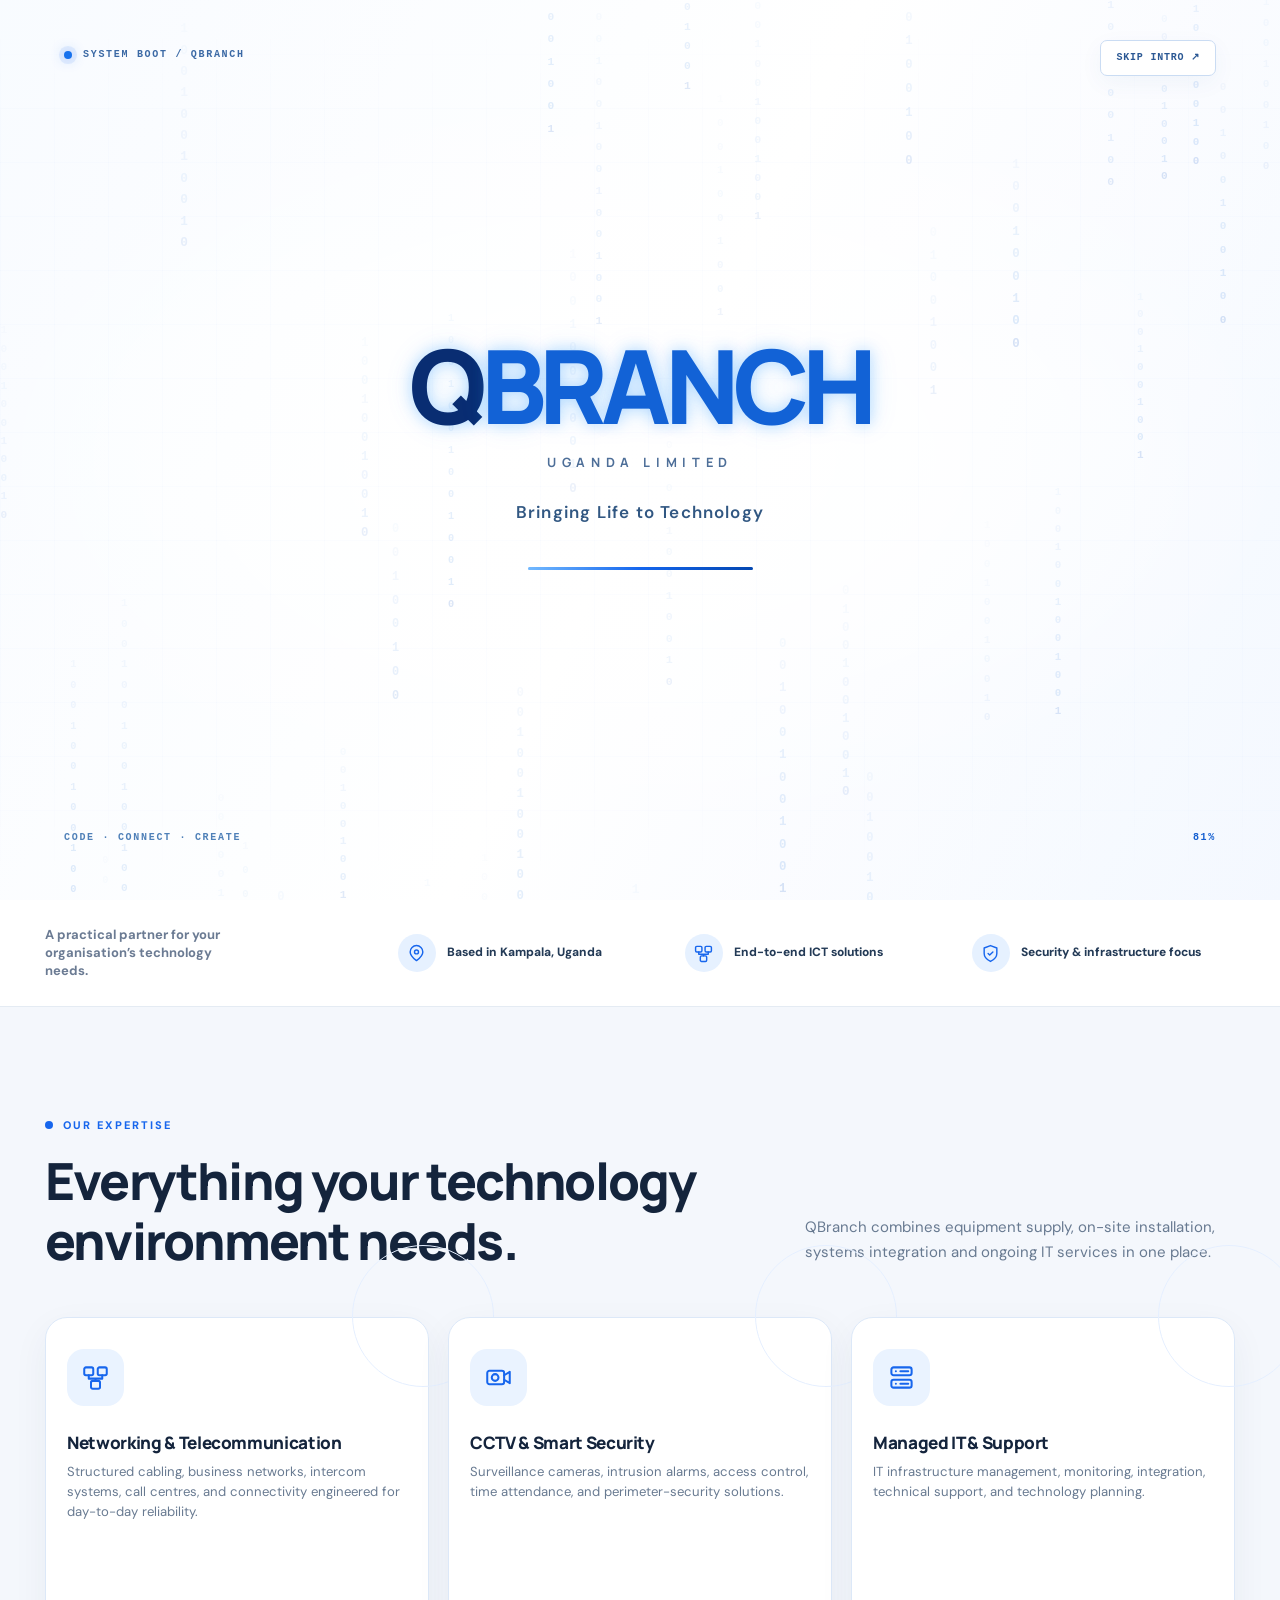
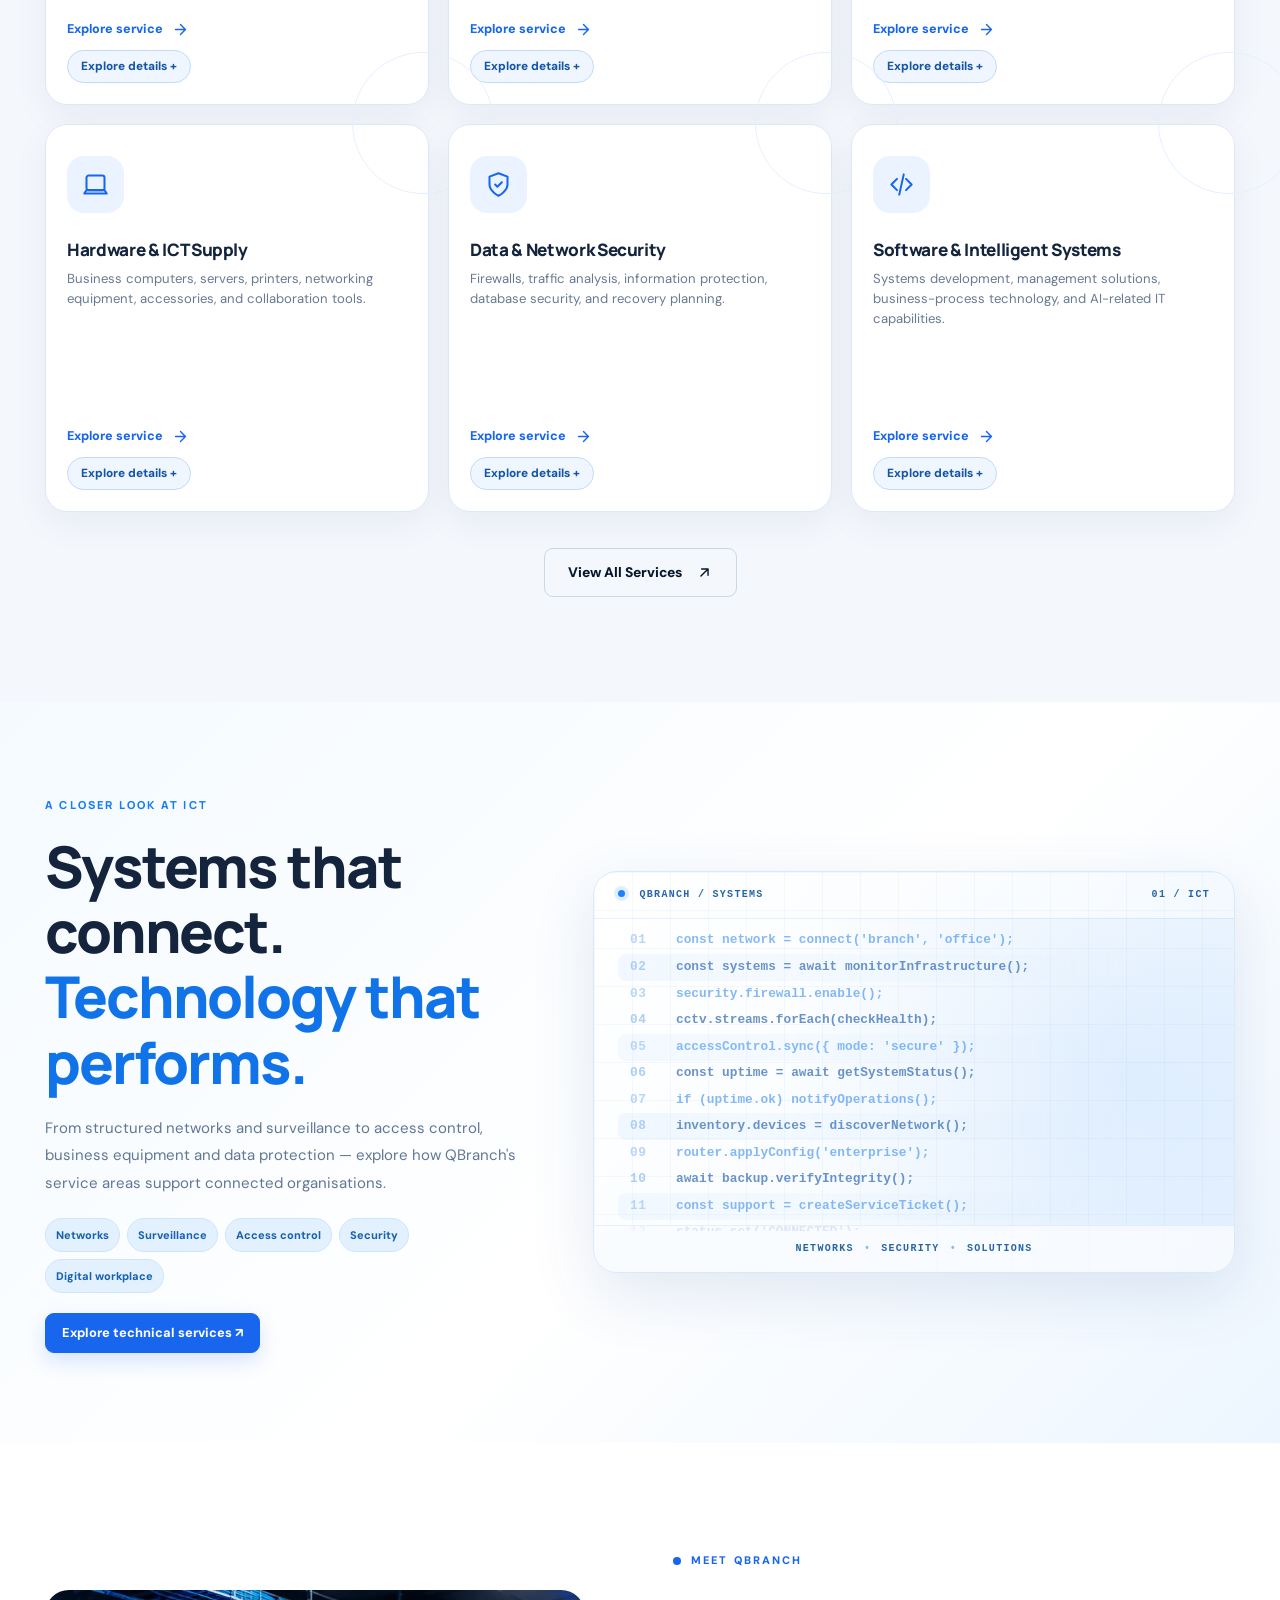
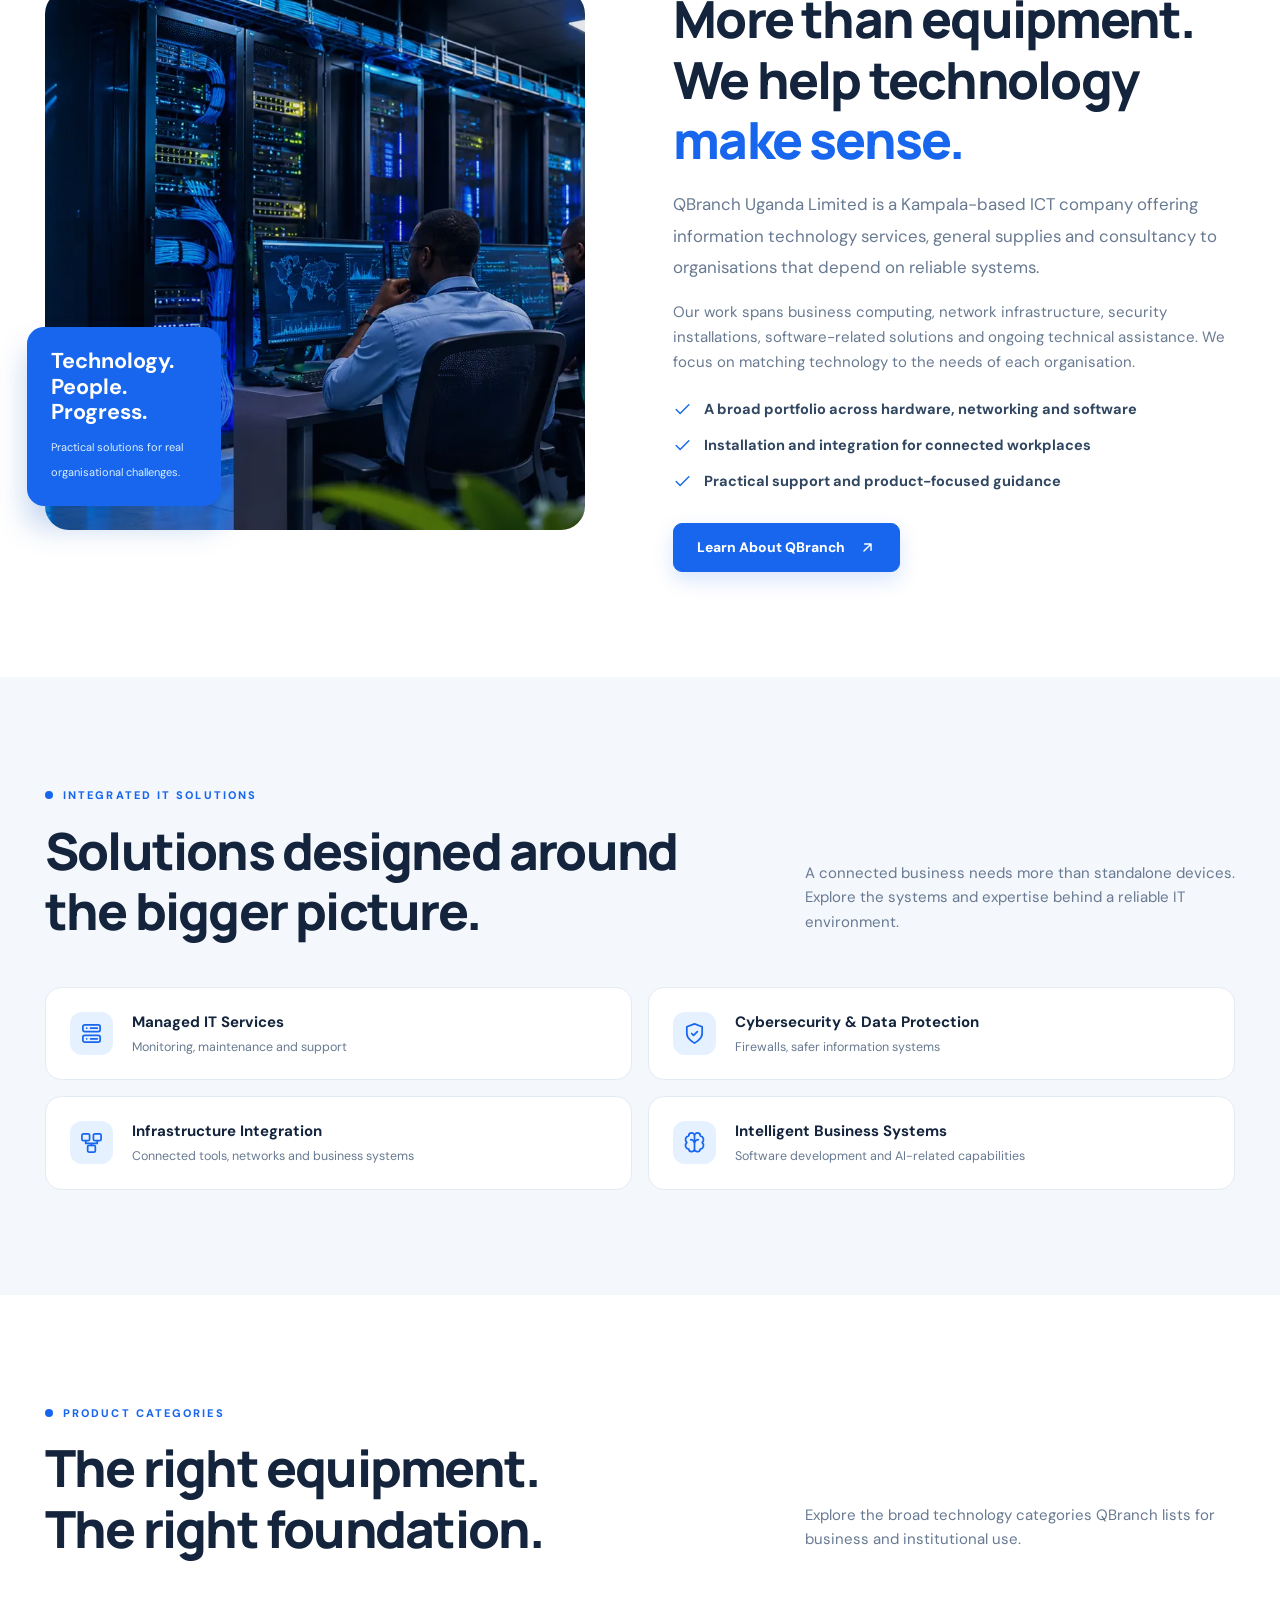
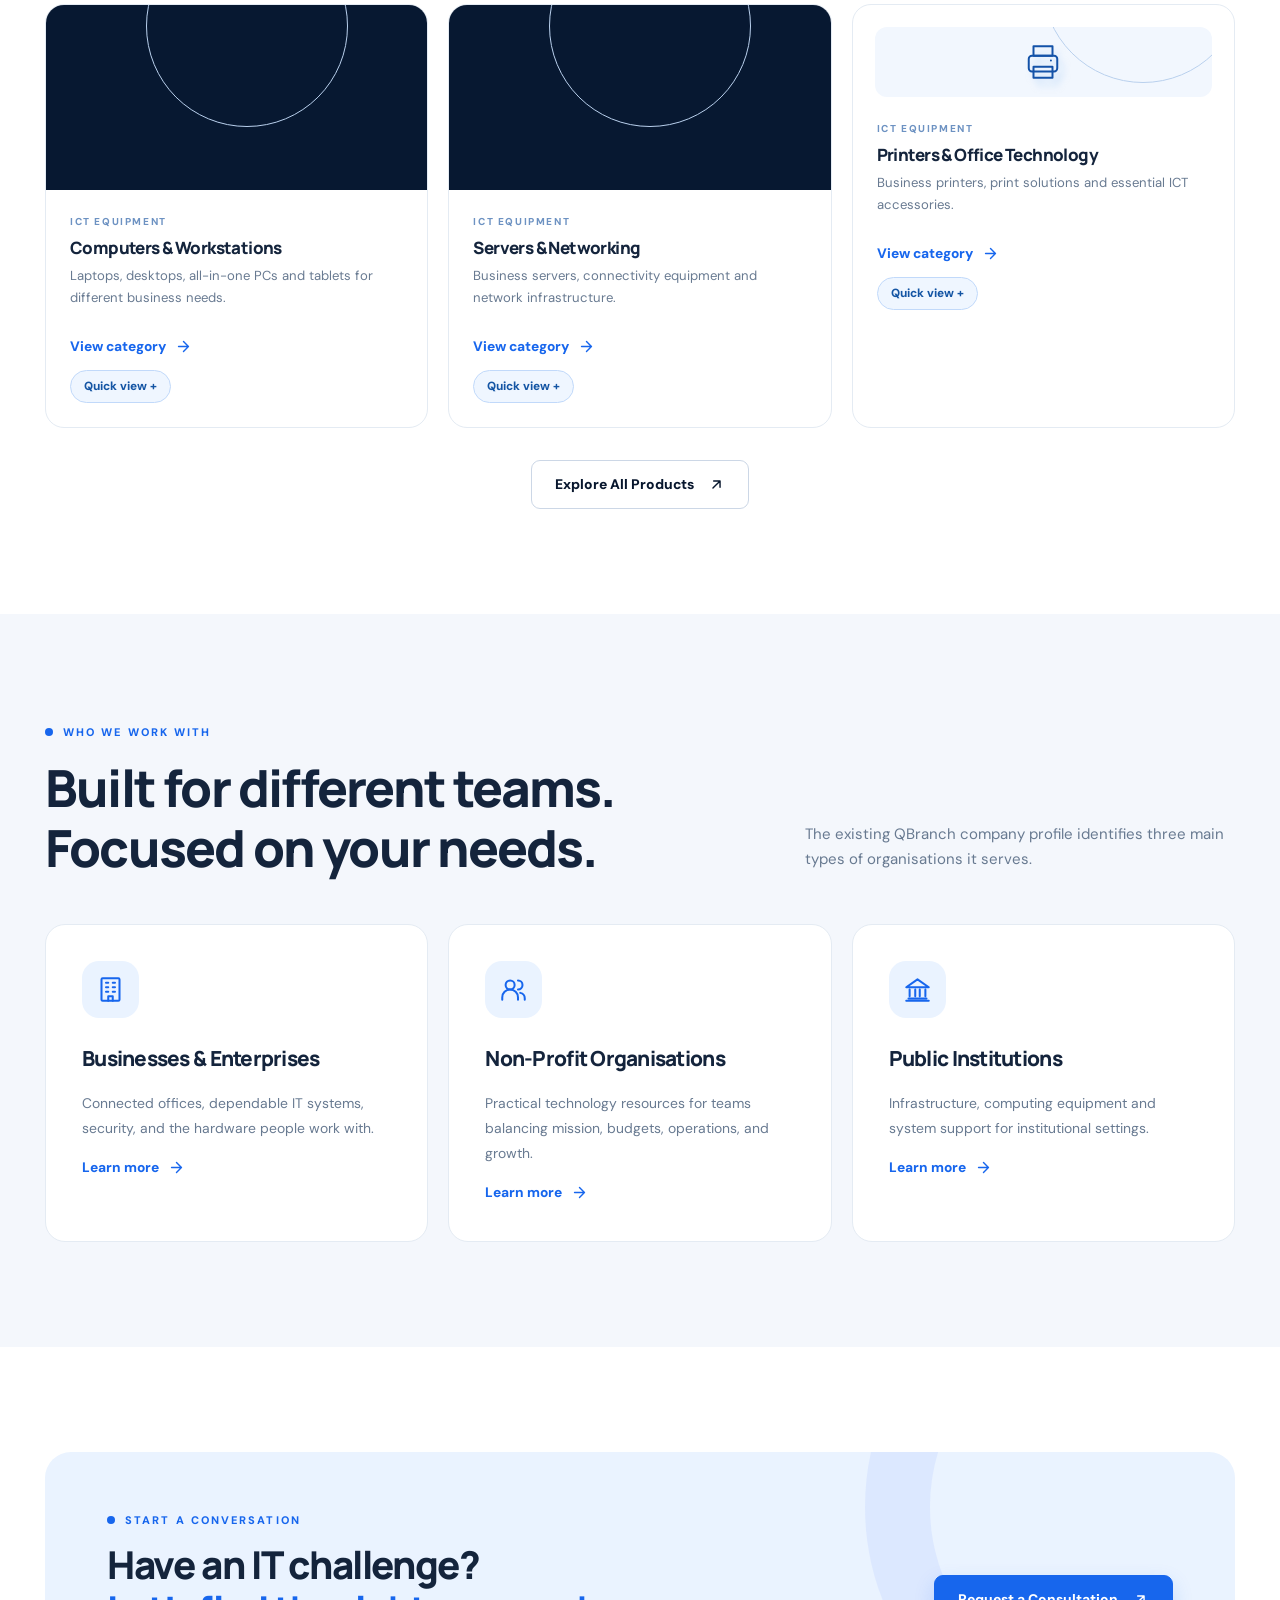
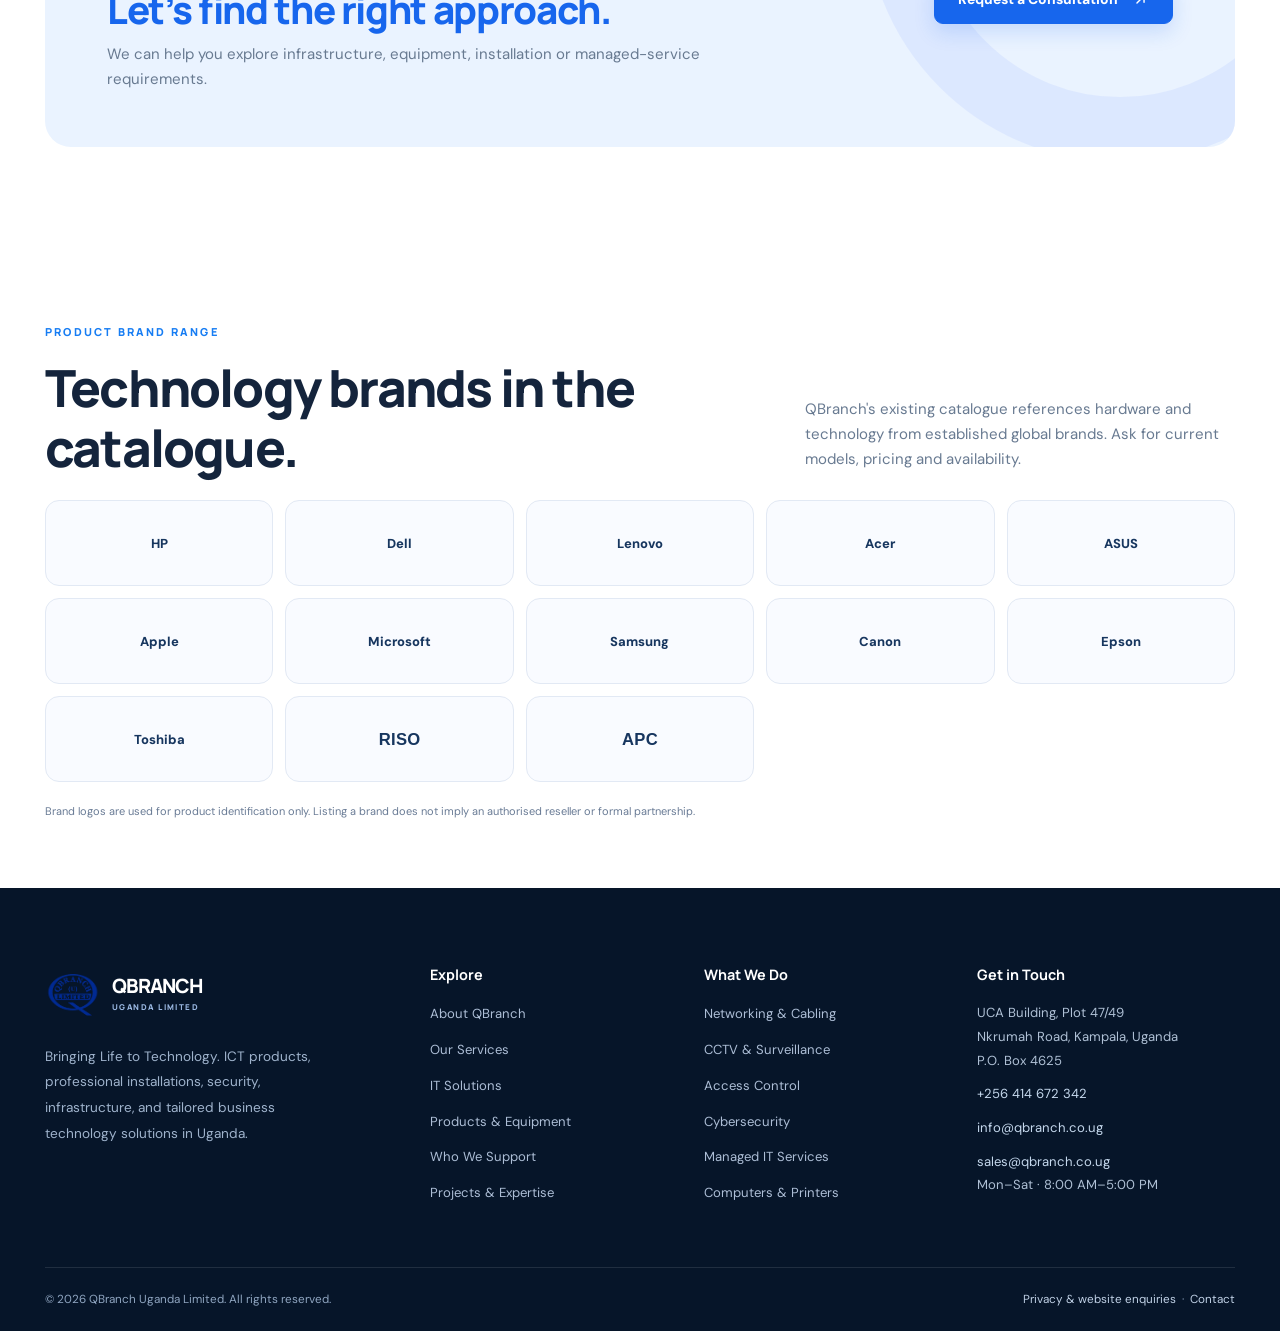
<file: index.html>
<!doctype html><html lang="en"><head><meta charset="utf-8"><meta name="viewport" content="width=device-width,initial-scale=1"><meta name="theme-color" content="#07162d"><meta name="description" content="QBranch Uganda Limited provides ICT solutions, networking, surveillance, security installations, IT support and business technology equipment in Kampala, Uganda."><meta name="robots" content="index,follow"><title>ICT Infrastructure, Business Technology &amp; IT Services | QBranch Uganda Limited</title><link rel="canonical" href="https://mdanson27.github.io/qbranch-website/"><link rel="icon" href="Qbranch-logo.png" type="image/png"><link rel="preconnect" href="https://fonts.googleapis.com"><link rel="preconnect" href="https://fonts.gstatic.com" crossorigin><link rel="preconnect" href="https://images.unsplash.com"><link rel="stylesheet" href="assets/site.css?v=20261122-viewport2"><link rel="stylesheet" href="assets/intro.css?v=20261123-assembly2?v=20261122-viewport2"><script>if(!window.matchMedia("(prefers-reduced-motion: reduce)").matches){document.documentElement.classList.add("qb-intro-enabled")}</script><meta property="og:title" content="ICT Infrastructure, Business Technology &amp; IT Services | QBranch Uganda Limited"><meta property="og:description" content="QBranch Uganda Limited provides ICT solutions, networking, surveillance, security installations, IT support and business technology equipment in Kampala, Uganda."><meta property="og:type" content="website"><meta property="og:url" content="https://mdanson27.github.io/qbranch-website/"><meta property="og:image" content="https://mdanson27.github.io/qbranch-website/Qbranch-logo.png"><meta name="twitter:card" content="summary"><script type="application/ld+json">{"@context": "https://schema.org", "@type": "Organization", "name": "QBranch Uganda Limited", "url": "https://mdanson27.github.io/qbranch-website/", "logo": "https://mdanson27.github.io/qbranch-website/Qbranch-logo.png", "email": "info@qbranch.co.ug", "telephone": "+256414672342", "address": {"@type": "PostalAddress", "streetAddress": "Plot 47/49, Uganda Cooperative Alliance Building, Nkrumah Road", "addressLocality": "Kampala", "addressCountry": "UG"}}</script><link rel="stylesheet" href="assets/showcase.css?v=20261123-curated2"><link rel="stylesheet" href="assets/refinement.css?v=20261123-globe2"></head><body data-page="index"><a class="skip-link" href="#main-content" style="position:absolute;left:-9999px;top:5px;z-index:200;background:#fff;padding:10px" onfocus="this.style.left='10px'" onblur="this.style.left='-9999px'">Skip to main content</a><div class="qb-intro" id="qb-intro" role="status" aria-label="Welcome to QBranch, loading homepage">
  <canvas class="qb-intro-canvas" id="qb-intro-canvas" aria-hidden="true"></canvas>
  <div class="qb-intro-top"><span class="qb-intro-light" aria-hidden="true"></span> SYSTEM BOOT / QBRANCH</div>
  <button class="qb-intro-skip" id="qb-intro-skip" type="button">Skip intro ↗</button>
  <div class="qb-intro-content">
    
    
    <p class="qb-intro-brand">Q<span>BRANCH</span></p>
    <div class="qb-intro-legal">UGANDA LIMITED</div>
    <p class="qb-intro-tagline">Bringing Life to Technology</p>
    <div class="qb-intro-meter" aria-hidden="true"><span></span></div>
  </div>
  <div class="qb-intro-bottom"><span>CODE · CONNECT · CREATE</span><strong id="qb-intro-percent">00%</strong></div>
</div><div class="scroll-track" aria-hidden="true"></div>
<div class="topbar"><div class="container topbar-inner"><span><svg aria-hidden="true" class="" xmlns="http://www.w3.org/2000/svg" viewBox="0 0 24 24" fill="none" stroke="currentColor" stroke-width="1.8" stroke-linecap="round" stroke-linejoin="round"><path d="M20 10c0 5-8 11-8 11S4 15 4 10a8 8 0 1 1 16 0Z"/><circle cx="12" cy="10" r="2.5"/></svg> Kampala, Uganda · Technology & ICT solutions</span><div class="topbar-links"><a href="mailto:info@qbranch.co.ug"><svg aria-hidden="true" class="" xmlns="http://www.w3.org/2000/svg" viewBox="0 0 24 24" fill="none" stroke="currentColor" stroke-width="1.8" stroke-linecap="round" stroke-linejoin="round"><rect x="2" y="4" width="20" height="16" rx="3"/><path d="m3 6 9 7 9-7"/></svg> info@qbranch.co.ug</a><a href="tel:+256414672342"><svg aria-hidden="true" class="" xmlns="http://www.w3.org/2000/svg" viewBox="0 0 24 24" fill="none" stroke="currentColor" stroke-width="1.8" stroke-linecap="round" stroke-linejoin="round"><path d="M22 16.9v3a2 2 0 0 1-2.2 2 19.4 19.4 0 0 1-8.5-3 19.1 19.1 0 0 1-6-6 19.4 19.4 0 0 1-3-8.5A2 2 0 0 1 4.3 2h3a2 2 0 0 1 2 1.7c.15.95.4 1.9.75 2.8a2 2 0 0 1-.45 2.1L8.3 9.9a16 16 0 0 0 5.8 5.8l1.3-1.3a2 2 0 0 1 2.1-.45 15 15 0 0 0 2.8.75 2 2 0 0 1 1.7 2z"/></svg> +256 414 672 342</a></div></div></div>
<header class="site-header"><div class="container nav-inner">
<a class="brand" href="index.html" aria-label="QBranch Uganda Limited, home"><img class="brand-logo" src="Qbranch-logo.png" alt="QBranch Uganda Limited logo" width="56" height="56"><span class="brand-type">QBRANCH<small>UGANDA LIMITED</small></span></a>
<nav class="nav-links" aria-label="Primary navigation"><a href="index.html" class="active" aria-current=page>Home</a><a href="about.html" class="" >About</a><a href="services.html" class="" >Services</a><a href="solutions.html" class="" >Solutions</a><a href="products.html" class="" >Products</a><a href="industries.html" class="" >Industries</a><a href="projects.html" class="" >Projects</a><a href="contact.html" class="" >Contact</a></nav>
<div class="nav-cta"><button class="search-trigger" type="button" aria-label="Search this website" title="Search (Ctrl+K)"><svg aria-hidden="true" class="" xmlns="http://www.w3.org/2000/svg" viewBox="0 0 24 24" fill="none" stroke="currentColor" stroke-width="1.8" stroke-linecap="round" stroke-linejoin="round"><circle cx="11" cy="11" r="7"/><path d="m16 16 5 5"/></svg></button><a class="btn small" href="contact.html" >Get a Quote <svg aria-hidden="true" class="" xmlns="http://www.w3.org/2000/svg" viewBox="0 0 24 24" fill="none" stroke="currentColor" stroke-width="1.8" stroke-linecap="round" stroke-linejoin="round"><path d="M7 17 17 7M8 7h9v9"/></svg></a><button class="menu-trigger" type="button" aria-label="Open menu" aria-expanded="false" aria-controls="mobile-drawer"><svg aria-hidden="true" class="" xmlns="http://www.w3.org/2000/svg" viewBox="0 0 24 24" fill="none" stroke="currentColor" stroke-width="1.8" stroke-linecap="round" stroke-linejoin="round"><path d="M4 7h16M4 12h16M4 17h16"/></svg></button></div>
</div></header>
<div class="mobile-drawer" id="mobile-drawer" aria-hidden="true"><div class="mobile-panel"><div class="mobile-top"><a class="brand" href="index.html"><img class="brand-logo" src="Qbranch-logo.png" alt="" width="42" height="42"><span class="brand-type">QBRANCH<small>UGANDA LIMITED</small></span></a><button type="button" class="mobile-close" aria-label="Close menu"><svg aria-hidden="true" class="" xmlns="http://www.w3.org/2000/svg" viewBox="0 0 24 24" fill="none" stroke="currentColor" stroke-width="1.8" stroke-linecap="round" stroke-linejoin="round"><path d="M18 6 6 18M6 6l12 12"/></svg></button></div><nav class="mobile-nav" aria-label="Mobile navigation"><a href="index.html" class="active" aria-current=page>Home</a><a href="about.html" class="" >About</a><a href="services.html" class="" >Services</a><a href="solutions.html" class="" >Solutions</a><a href="products.html" class="" >Products</a><a href="industries.html" class="" >Industries</a><a href="projects.html" class="" >Projects</a><a href="contact.html" class="" >Contact</a></nav><a class="btn " href="contact.html" >Request a Quote <svg aria-hidden="true" class="" xmlns="http://www.w3.org/2000/svg" viewBox="0 0 24 24" fill="none" stroke="currentColor" stroke-width="1.8" stroke-linecap="round" stroke-linejoin="round"><path d="M7 17 17 7M8 7h9v9"/></svg></a></div></div>
<div id="search-overlay" class="search-overlay" role="dialog" aria-modal="true" aria-label="Search the QBranch website" aria-hidden="true"><div class="search-box"><div class="search-header"><h2>What are you looking for?</h2><button type="button" class="search-close" aria-label="Close search"><svg aria-hidden="true" class="" xmlns="http://www.w3.org/2000/svg" viewBox="0 0 24 24" fill="none" stroke="currentColor" stroke-width="1.8" stroke-linecap="round" stroke-linejoin="round"><path d="M18 6 6 18M6 6l12 12"/></svg></button></div><label for="site-search" class="eyebrow">Search QBranch</label><input class="search-input" id="site-search" type="search" placeholder="Try networking, CCTV, data security…" autocomplete="off"><div id="search-results" class="search-results" aria-live="polite"></div></div></div><main id="main-content">
<section class="hero"><div class="container hero-inner"><div class="hero-copy"><span class="kicker light">ICT SOLUTIONS · KAMPALA, UGANDA</span><h1>Technology that works.<br><span class="blue-text">Business that moves.</span></h1><p>From dependable IT infrastructure and professional installations to smart security, enterprise equipment, and business-focused digital solutions — QBranch brings your technology together.</p><div class="hero-actions"><a class="btn " href="solutions.html" >Explore Our Solutions <svg aria-hidden="true" class="" xmlns="http://www.w3.org/2000/svg" viewBox="0 0 24 24" fill="none" stroke="currentColor" stroke-width="1.8" stroke-linecap="round" stroke-linejoin="round"><path d="M7 17 17 7M8 7h9v9"/></svg></a><a class="btn ghost" href="contact.html" >Speak to Our Team <svg aria-hidden="true" class="" xmlns="http://www.w3.org/2000/svg" viewBox="0 0 24 24" fill="none" stroke="currentColor" stroke-width="1.8" stroke-linecap="round" stroke-linejoin="round"><path d="M7 17 17 7M8 7h9v9"/></svg></a></div><div class="hero-foot"><span class="dot" aria-hidden="true"></span><span>Serving organisations across Uganda</span><span style="color:#4e769d">/</span><span>Bringing Life to Technology</span></div></div><div class="hero-visual qb-globe-visual" role="img" aria-label="Rotating globe focused on Africa with Uganda illuminated"><div class="globe-radiance" aria-hidden="true"></div><canvas class="qb-earth" id="qb-earth" aria-hidden="true"></canvas><div class="globe-location"><span class="location-beacon" aria-hidden="true"></span><span><b>UGANDA · EAST AFRICA</b><small>Connected locally. Thinking globally.</small></span></div></div></div></section>
<div class="trust-band"><div class="container trust-inner"><div class="trust-lead">A practical partner for your organisation’s technology needs.</div><div class="trust-item"><span class="mini-icon"><svg aria-hidden="true" class="" xmlns="http://www.w3.org/2000/svg" viewBox="0 0 24 24" fill="none" stroke="currentColor" stroke-width="1.8" stroke-linecap="round" stroke-linejoin="round"><path d="M20 10c0 5-8 11-8 11S4 15 4 10a8 8 0 1 1 16 0Z"/><circle cx="12" cy="10" r="2.5"/></svg></span>Based in Kampala, Uganda</div><div class="trust-item"><span class="mini-icon"><svg aria-hidden="true" class="" xmlns="http://www.w3.org/2000/svg" viewBox="0 0 24 24" fill="none" stroke="currentColor" stroke-width="1.8" stroke-linecap="round" stroke-linejoin="round"><rect x="2" y="3" width="8" height="7" rx="1.5"/><rect x="14" y="3" width="8" height="7" rx="1.5"/><rect x="8" y="15" width="8" height="7" rx="1.5"/><path d="M6 10v3h12v-3M12 13v2"/></svg></span>End-to-end ICT solutions</div><div class="trust-item"><span class="mini-icon"><svg aria-hidden="true" class="" xmlns="http://www.w3.org/2000/svg" viewBox="0 0 24 24" fill="none" stroke="currentColor" stroke-width="1.8" stroke-linecap="round" stroke-linejoin="round"><path d="M12 22s8-4 8-10V5l-8-3-8 3v7c0 6 8 10 8 10Z"/><path d="m9 12 2 2 4-4"/></svg></span>Security & infrastructure focus</div></div></div>
<section class="section soft-bg"><div class="container"><div class="section-head "><div><span class="kicker">OUR EXPERTISE</span><h2>Everything your technology<br>environment needs.</h2></div><p>QBranch combines equipment supply, on-site installation, systems integration and ongoing IT services in one place.</p></div><div class="service-grid"><article class="service-card reveal"><span class="service-icon"><svg aria-hidden="true" class="" xmlns="http://www.w3.org/2000/svg" viewBox="0 0 24 24" fill="none" stroke="currentColor" stroke-width="1.8" stroke-linecap="round" stroke-linejoin="round"><rect x="2" y="3" width="8" height="7" rx="1.5"/><rect x="14" y="3" width="8" height="7" rx="1.5"/><rect x="8" y="15" width="8" height="7" rx="1.5"/><path d="M6 10v3h12v-3M12 13v2"/></svg></span><h3>Networking & Telecommunication</h3><p>Structured cabling, business networks, intercom systems, call centres, and connectivity engineered for day-to-day reliability.</p><a class="arrow-link" href="services.html#networks">Explore service <svg aria-hidden="true" class="" xmlns="http://www.w3.org/2000/svg" viewBox="0 0 24 24" fill="none" stroke="currentColor" stroke-width="1.8" stroke-linecap="round" stroke-linejoin="round"><path d="M5 12h14M12 5l7 7-7 7"/></svg></a></article><article class="service-card reveal"><span class="service-icon"><svg aria-hidden="true" class="" xmlns="http://www.w3.org/2000/svg" viewBox="0 0 24 24" fill="none" stroke="currentColor" stroke-width="1.8" stroke-linecap="round" stroke-linejoin="round"><rect x="2" y="6" width="15" height="12" rx="2"/><path d="m17 10 5-3v10l-5-3"/><circle cx="9" cy="12" r="3"/></svg></span><h3>CCTV & Smart Security</h3><p>Surveillance cameras, intrusion alarms, access control, time attendance, and perimeter-security solutions.</p><a class="arrow-link" href="services.html#surveillance">Explore service <svg aria-hidden="true" class="" xmlns="http://www.w3.org/2000/svg" viewBox="0 0 24 24" fill="none" stroke="currentColor" stroke-width="1.8" stroke-linecap="round" stroke-linejoin="round"><path d="M5 12h14M12 5l7 7-7 7"/></svg></a></article><article class="service-card reveal"><span class="service-icon"><svg aria-hidden="true" class="" xmlns="http://www.w3.org/2000/svg" viewBox="0 0 24 24" fill="none" stroke="currentColor" stroke-width="1.8" stroke-linecap="round" stroke-linejoin="round"><rect x="3" y="3" width="18" height="7" rx="2"/><rect x="3" y="14" width="18" height="7" rx="2"/><path d="M7 6.5h.01M7 17.5h.01M11 6.5h7M11 17.5h7"/></svg></span><h3>Managed IT & Support</h3><p>IT infrastructure management, monitoring, integration, technical support, and technology planning.</p><a class="arrow-link" href="solutions.html#managed">Explore service <svg aria-hidden="true" class="" xmlns="http://www.w3.org/2000/svg" viewBox="0 0 24 24" fill="none" stroke="currentColor" stroke-width="1.8" stroke-linecap="round" stroke-linejoin="round"><path d="M5 12h14M12 5l7 7-7 7"/></svg></a></article><article class="service-card reveal"><span class="service-icon"><svg aria-hidden="true" class="" xmlns="http://www.w3.org/2000/svg" viewBox="0 0 24 24" fill="none" stroke="currentColor" stroke-width="1.8" stroke-linecap="round" stroke-linejoin="round"><rect x="4" y="4" width="16" height="13" rx="2"/><path d="M2 20h20l-2-3H4l-2 3Z"/></svg></span><h3>Hardware & ICT Supply</h3><p>Business computers, servers, printers, networking equipment, accessories, and collaboration tools.</p><a class="arrow-link" href="products.html">Explore service <svg aria-hidden="true" class="" xmlns="http://www.w3.org/2000/svg" viewBox="0 0 24 24" fill="none" stroke="currentColor" stroke-width="1.8" stroke-linecap="round" stroke-linejoin="round"><path d="M5 12h14M12 5l7 7-7 7"/></svg></a></article><article class="service-card reveal"><span class="service-icon"><svg aria-hidden="true" class="" xmlns="http://www.w3.org/2000/svg" viewBox="0 0 24 24" fill="none" stroke="currentColor" stroke-width="1.8" stroke-linecap="round" stroke-linejoin="round"><path d="M12 22s8-4 8-10V5l-8-3-8 3v7c0 6 8 10 8 10Z"/><path d="m9 12 2 2 4-4"/></svg></span><h3>Data & Network Security</h3><p>Firewalls, traffic analysis, information protection, database security, and recovery planning.</p><a class="arrow-link" href="solutions.html#security">Explore service <svg aria-hidden="true" class="" xmlns="http://www.w3.org/2000/svg" viewBox="0 0 24 24" fill="none" stroke="currentColor" stroke-width="1.8" stroke-linecap="round" stroke-linejoin="round"><path d="M5 12h14M12 5l7 7-7 7"/></svg></a></article><article class="service-card reveal"><span class="service-icon"><svg aria-hidden="true" class="" xmlns="http://www.w3.org/2000/svg" viewBox="0 0 24 24" fill="none" stroke="currentColor" stroke-width="1.8" stroke-linecap="round" stroke-linejoin="round"><path d="m8 7-5 5 5 5m8-10 5 5-5 5m-2-14-4 18"/></svg></span><h3>Software & Intelligent Systems</h3><p>Systems development, management solutions, business-process technology, and AI-related IT capabilities.</p><a class="arrow-link" href="solutions.html#software">Explore service <svg aria-hidden="true" class="" xmlns="http://www.w3.org/2000/svg" viewBox="0 0 24 24" fill="none" stroke="currentColor" stroke-width="1.8" stroke-linecap="round" stroke-linejoin="round"><path d="M5 12h14M12 5l7 7-7 7"/></svg></a></article></div><div style="margin-top:36px;text-align:center"><a class="btn outline" href="services.html" >View All Services <svg aria-hidden="true" class="" xmlns="http://www.w3.org/2000/svg" viewBox="0 0 24 24" fill="none" stroke="currentColor" stroke-width="1.8" stroke-linecap="round" stroke-linejoin="round"><path d="M7 17 17 7M8 7h9v9"/></svg></a></div></div></section>
<section class="section"><div class="container feature-split"><div class="feature-visual reveal"><div class="feature-photo" role="img" aria-label="Illustrative professional working with technology"></div><div class="feature-photo secondary-photo" role="img" aria-label="Illustrative server equipment"></div><div class="feature-number"><strong>Technology.<br>People. Progress.</strong><small>Practical solutions for real organisational challenges.</small></div></div><div class="reveal"><span class="kicker">MEET QBRANCH</span><h2 class="display-title">More than equipment.<br>We help technology <span style="color:var(--blue)">make sense.</span></h2><p class="section-intro">QBranch Uganda Limited is a Kampala-based ICT company offering information technology services, general supplies and consultancy to organisations that depend on reliable systems.</p><p>Our work spans business computing, network infrastructure, security installations, software-related solutions and ongoing technical assistance. We focus on matching technology to the needs of each organisation.</p><ul class="checks"><li><svg aria-hidden="true" class="" xmlns="http://www.w3.org/2000/svg" viewBox="0 0 24 24" fill="none" stroke="currentColor" stroke-width="1.8" stroke-linecap="round" stroke-linejoin="round"><path d="M20 6 9 17l-5-5"/></svg> A broad portfolio across hardware, networking and software</li><li><svg aria-hidden="true" class="" xmlns="http://www.w3.org/2000/svg" viewBox="0 0 24 24" fill="none" stroke="currentColor" stroke-width="1.8" stroke-linecap="round" stroke-linejoin="round"><path d="M20 6 9 17l-5-5"/></svg> Installation and integration for connected workplaces</li><li><svg aria-hidden="true" class="" xmlns="http://www.w3.org/2000/svg" viewBox="0 0 24 24" fill="none" stroke="currentColor" stroke-width="1.8" stroke-linecap="round" stroke-linejoin="round"><path d="M20 6 9 17l-5-5"/></svg> Practical support and product-focused guidance</li></ul><a class="btn " href="about.html" >Learn About QBranch <svg aria-hidden="true" class="" xmlns="http://www.w3.org/2000/svg" viewBox="0 0 24 24" fill="none" stroke="currentColor" stroke-width="1.8" stroke-linecap="round" stroke-linejoin="round"><path d="M7 17 17 7M8 7h9v9"/></svg></a></div></div></section>
<section class="section soft-bg"><div class="container"><div class="section-head "><div><span class="kicker">INTEGRATED IT SOLUTIONS</span><h2>Solutions designed around<br>the bigger picture.</h2></div><p>A connected business needs more than standalone devices. Explore the systems and expertise behind a reliable IT environment.</p></div><div class="solution-list"><a class="solution-row reveal" href="solutions.html#managed"><span class="mini-icon"><svg aria-hidden="true" class="" xmlns="http://www.w3.org/2000/svg" viewBox="0 0 24 24" fill="none" stroke="currentColor" stroke-width="1.8" stroke-linecap="round" stroke-linejoin="round"><rect x="3" y="3" width="18" height="7" rx="2"/><rect x="3" y="14" width="18" height="7" rx="2"/><path d="M7 6.5h.01M7 17.5h.01M11 6.5h7M11 17.5h7"/></svg></span><span><b>Managed IT Services</b><p>Monitoring, maintenance and support</p></span><span class="arrow"><svg aria-hidden="true" class="" xmlns="http://www.w3.org/2000/svg" viewBox="0 0 24 24" fill="none" stroke="currentColor" stroke-width="1.8" stroke-linecap="round" stroke-linejoin="round"><path d="M7 17 17 7M8 7h9v9"/></svg></span></a><a class="solution-row reveal" href="solutions.html#security"><span class="mini-icon"><svg aria-hidden="true" class="" xmlns="http://www.w3.org/2000/svg" viewBox="0 0 24 24" fill="none" stroke="currentColor" stroke-width="1.8" stroke-linecap="round" stroke-linejoin="round"><path d="M12 22s8-4 8-10V5l-8-3-8 3v7c0 6 8 10 8 10Z"/><path d="m9 12 2 2 4-4"/></svg></span><span><b>Cybersecurity & Data Protection</b><p>Firewalls, safer information systems</p></span><span class="arrow"><svg aria-hidden="true" class="" xmlns="http://www.w3.org/2000/svg" viewBox="0 0 24 24" fill="none" stroke="currentColor" stroke-width="1.8" stroke-linecap="round" stroke-linejoin="round"><path d="M7 17 17 7M8 7h9v9"/></svg></span></a><a class="solution-row reveal" href="solutions.html#integration"><span class="mini-icon"><svg aria-hidden="true" class="" xmlns="http://www.w3.org/2000/svg" viewBox="0 0 24 24" fill="none" stroke="currentColor" stroke-width="1.8" stroke-linecap="round" stroke-linejoin="round"><rect x="2" y="3" width="8" height="7" rx="1.5"/><rect x="14" y="3" width="8" height="7" rx="1.5"/><rect x="8" y="15" width="8" height="7" rx="1.5"/><path d="M6 10v3h12v-3M12 13v2"/></svg></span><span><b>Infrastructure Integration</b><p>Connected tools, networks and business systems</p></span><span class="arrow"><svg aria-hidden="true" class="" xmlns="http://www.w3.org/2000/svg" viewBox="0 0 24 24" fill="none" stroke="currentColor" stroke-width="1.8" stroke-linecap="round" stroke-linejoin="round"><path d="M7 17 17 7M8 7h9v9"/></svg></span></a><a class="solution-row reveal" href="solutions.html#software"><span class="mini-icon"><svg aria-hidden="true" class="" xmlns="http://www.w3.org/2000/svg" viewBox="0 0 24 24" fill="none" stroke="currentColor" stroke-width="1.8" stroke-linecap="round" stroke-linejoin="round"><path d="M12 18V5a3 3 0 0 0-6 0 4 4 0 0 0-2 7 4 4 0 0 0 2 7 3 3 0 0 0 6-1Zm0 0V5a3 3 0 0 1 6 0 4 4 0 0 1 2 7 4 4 0 0 1-2 7 3 3 0 0 1-6-1Z"/><path d="M8 9c2 0 3 1 4 3m4-3c-2 0-3 1-4 3"/></svg></span><span><b>Intelligent Business Systems</b><p>Software development and AI-related capabilities</p></span><span class="arrow"><svg aria-hidden="true" class="" xmlns="http://www.w3.org/2000/svg" viewBox="0 0 24 24" fill="none" stroke="currentColor" stroke-width="1.8" stroke-linecap="round" stroke-linejoin="round"><path d="M7 17 17 7M8 7h9v9"/></svg></span></a></div></div></section>
<section class="section"><div class="container"><div class="section-head "><div><span class="kicker">PRODUCT CATEGORIES</span><h2>The right equipment.<br>The right foundation.</h2></div><p>Explore the broad technology categories QBranch lists for business and institutional use.</p></div><div class="product-grid"><article class="product-card reveal"><div class="product-art "><svg aria-hidden="true" class="" xmlns="http://www.w3.org/2000/svg" viewBox="0 0 24 24" fill="none" stroke="currentColor" stroke-width="1.8" stroke-linecap="round" stroke-linejoin="round"><rect x="4" y="4" width="16" height="13" rx="2"/><path d="M2 20h20l-2-3H4l-2 3Z"/></svg></div><div class="product-body"><small>ICT EQUIPMENT</small><h3>Computers & Workstations</h3><p>Laptops, desktops, all-in-one PCs and tablets for different business needs.</p><a class="arrow-link" href="products.html">View category <svg aria-hidden="true" class="" xmlns="http://www.w3.org/2000/svg" viewBox="0 0 24 24" fill="none" stroke="currentColor" stroke-width="1.8" stroke-linecap="round" stroke-linejoin="round"><path d="M5 12h14M12 5l7 7-7 7"/></svg></a></div></article><article class="product-card reveal"><div class="product-art indigo"><svg aria-hidden="true" class="" xmlns="http://www.w3.org/2000/svg" viewBox="0 0 24 24" fill="none" stroke="currentColor" stroke-width="1.8" stroke-linecap="round" stroke-linejoin="round"><rect x="3" y="3" width="18" height="7" rx="2"/><rect x="3" y="14" width="18" height="7" rx="2"/><path d="M7 6.5h.01M7 17.5h.01M11 6.5h7M11 17.5h7"/></svg></div><div class="product-body"><small>ICT EQUIPMENT</small><h3>Servers & Networking</h3><p>Business servers, connectivity equipment and network infrastructure.</p><a class="arrow-link" href="products.html">View category <svg aria-hidden="true" class="" xmlns="http://www.w3.org/2000/svg" viewBox="0 0 24 24" fill="none" stroke="currentColor" stroke-width="1.8" stroke-linecap="round" stroke-linejoin="round"><path d="M5 12h14M12 5l7 7-7 7"/></svg></a></div></article><article class="product-card reveal"><div class="product-art aqua"><svg aria-hidden="true" class="" xmlns="http://www.w3.org/2000/svg" viewBox="0 0 24 24" fill="none" stroke="currentColor" stroke-width="1.8" stroke-linecap="round" stroke-linejoin="round"><rect x="6" y="2" width="12" height="6"/><rect x="3" y="8" width="18" height="10" rx="2"/><path d="M6 15h12v7H6zM17 11h.01"/></svg></div><div class="product-body"><small>ICT EQUIPMENT</small><h3>Printers & Office Technology</h3><p>Business printers, print solutions and essential ICT accessories.</p><a class="arrow-link" href="products.html">View category <svg aria-hidden="true" class="" xmlns="http://www.w3.org/2000/svg" viewBox="0 0 24 24" fill="none" stroke="currentColor" stroke-width="1.8" stroke-linecap="round" stroke-linejoin="round"><path d="M5 12h14M12 5l7 7-7 7"/></svg></a></div></article></div><div style="margin-top:32px;text-align:center"><a class="btn outline" href="products.html" >Explore All Products <svg aria-hidden="true" class="" xmlns="http://www.w3.org/2000/svg" viewBox="0 0 24 24" fill="none" stroke="currentColor" stroke-width="1.8" stroke-linecap="round" stroke-linejoin="round"><path d="M7 17 17 7M8 7h9v9"/></svg></a></div></div></section>
<section class="section soft-bg"><div class="container"><div class="section-head "><div><span class="kicker">WHO WE WORK WITH</span><h2>Built for different teams.<br>Focused on your needs.</h2></div><p>The existing QBranch company profile identifies three main types of organisations it serves.</p></div><div class="industries-grid"><article class="industry-card reveal"><span class="service-icon"><svg aria-hidden="true" class="" xmlns="http://www.w3.org/2000/svg" viewBox="0 0 24 24" fill="none" stroke="currentColor" stroke-width="1.8" stroke-linecap="round" stroke-linejoin="round"><rect x="4" y="2" width="16" height="20" rx="1"/><path d="M8 6h2m4 0h2M8 10h2m4 0h2M8 14h2m4 0h2M10 22v-4h4v4"/></svg></span><h3>Businesses & Enterprises</h3><p>Connected offices, dependable IT systems, security, and the hardware people work with.</p><a class="arrow-link" href="industries.html">Learn more <svg aria-hidden="true" class="" xmlns="http://www.w3.org/2000/svg" viewBox="0 0 24 24" fill="none" stroke="currentColor" stroke-width="1.8" stroke-linecap="round" stroke-linejoin="round"><path d="M5 12h14M12 5l7 7-7 7"/></svg></a></article><article class="industry-card reveal"><span class="service-icon"><svg aria-hidden="true" class="" xmlns="http://www.w3.org/2000/svg" viewBox="0 0 24 24" fill="none" stroke="currentColor" stroke-width="1.8" stroke-linecap="round" stroke-linejoin="round"><circle cx="9" cy="8" r="4"/><path d="M2 21v-2a7 7 0 0 1 14 0v2M16 4a4 4 0 0 1 0 8m2 3a5 5 0 0 1 4 5v1"/></svg></span><h3>Non-Profit Organisations</h3><p>Practical technology resources for teams balancing mission, budgets, operations, and growth.</p><a class="arrow-link" href="industries.html">Learn more <svg aria-hidden="true" class="" xmlns="http://www.w3.org/2000/svg" viewBox="0 0 24 24" fill="none" stroke="currentColor" stroke-width="1.8" stroke-linecap="round" stroke-linejoin="round"><path d="M5 12h14M12 5l7 7-7 7"/></svg></a></article><article class="industry-card reveal"><span class="service-icon"><svg aria-hidden="true" class="" xmlns="http://www.w3.org/2000/svg" viewBox="0 0 24 24" fill="none" stroke="currentColor" stroke-width="1.8" stroke-linecap="round" stroke-linejoin="round"><path d="M2 10h20L12 3 2 10Zm2 10h16M5 12v6m5-6v6m4-6v6m5-6v6M2 22h20"/></svg></span><h3>Public Institutions</h3><p>Infrastructure, computing equipment and system support for institutional settings.</p><a class="arrow-link" href="industries.html">Learn more <svg aria-hidden="true" class="" xmlns="http://www.w3.org/2000/svg" viewBox="0 0 24 24" fill="none" stroke="currentColor" stroke-width="1.8" stroke-linecap="round" stroke-linejoin="round"><path d="M5 12h14M12 5l7 7-7 7"/></svg></a></article></div></div></section>
<section class="section"><div class="container"><div class="light-cta"><div><span class="kicker">START A CONVERSATION</span><h2>Have an IT challenge?<br><span style="color:#1766ed">Let’s find the right approach.</span></h2><p style="margin:0;max-width:600px">We can help you explore infrastructure, equipment, installation or managed-service requirements.</p></div><a class="btn " href="contact.html" >Request a Consultation <svg aria-hidden="true" class="" xmlns="http://www.w3.org/2000/svg" viewBox="0 0 24 24" fill="none" stroke="currentColor" stroke-width="1.8" stroke-linecap="round" stroke-linejoin="round"><path d="M7 17 17 7M8 7h9v9"/></svg></a></div></div></section>
</main><footer class="footer"><div class="container"><div class="footer-grid"><div><a class="brand" href="index.html"><img class="brand-logo" src="Qbranch-logo.png" alt="QBranch logo" width="56" height="56"><span class="brand-type">QBRANCH<small>UGANDA LIMITED</small></span></a><p style="max-width:275px;margin:22px 0 0">Bringing Life to Technology. ICT products, professional installations, security, infrastructure, and tailored business technology solutions in Uganda.</p></div>
<div><h4>Explore</h4><ul><li><a href="about.html">About QBranch</a></li><li><a href="services.html">Our Services</a></li><li><a href="solutions.html">IT Solutions</a></li><li><a href="products.html">Products & Equipment</a></li><li><a href="industries.html">Who We Support</a></li><li><a href="projects.html">Projects & Expertise</a></li></ul></div>
<div><h4>What We Do</h4><ul><li><a href="services.html#networks">Networking & Cabling</a></li><li><a href="services.html#surveillance">CCTV & Surveillance</a></li><li><a href="services.html#access">Access Control</a></li><li><a href="solutions.html#security">Cybersecurity</a></li><li><a href="solutions.html#managed">Managed IT Services</a></li><li><a href="products.html">Computers & Printers</a></li></ul></div>
<div><h4>Get in Touch</h4><div class="footer-address">UCA Building, Plot 47/49<br>Nkrumah Road, Kampala, Uganda<br>P.O. Box 4625<br><a href="tel:+256414672342">+256 414 672 342</a><br><a href="mailto:info@qbranch.co.ug">info@qbranch.co.ug</a><br><a href="mailto:sales@qbranch.co.ug">sales@qbranch.co.ug</a><br>Mon–Sat · 8:00 AM–5:00 PM</div></div></div>
<div class="footer-bottom"><span>© <span id="year">2026</span> QBranch Uganda Limited. All rights reserved.</span><span><a href="privacy.html">Privacy & website enquiries</a> &nbsp;·&nbsp; <a href="contact.html">Contact</a></span></div></div></footer>
<button class="backtop" aria-label="Back to top" type="button"><svg aria-hidden="true" class="" xmlns="http://www.w3.org/2000/svg" viewBox="0 0 24 24" fill="none" stroke="currentColor" stroke-width="1.8" stroke-linecap="round" stroke-linejoin="round"><path d="m6 14 6-6 6 6"/></svg></button><div class="toast" id="toast" role="status" aria-live="polite"></div><script src="assets/site.js?v=20261122-viewport2" defer></script><script>document.getElementById('year').textContent=new Date().getFullYear()</script><script src="assets/intro.js?v=20261123-assembly2?v=20261122-viewport2" defer></script><script src="assets/showcase.js?v=20261123-curated2" defer></script><script src="assets/refinement.js?v=20261123-globe2" defer></script></body></html>
</file>
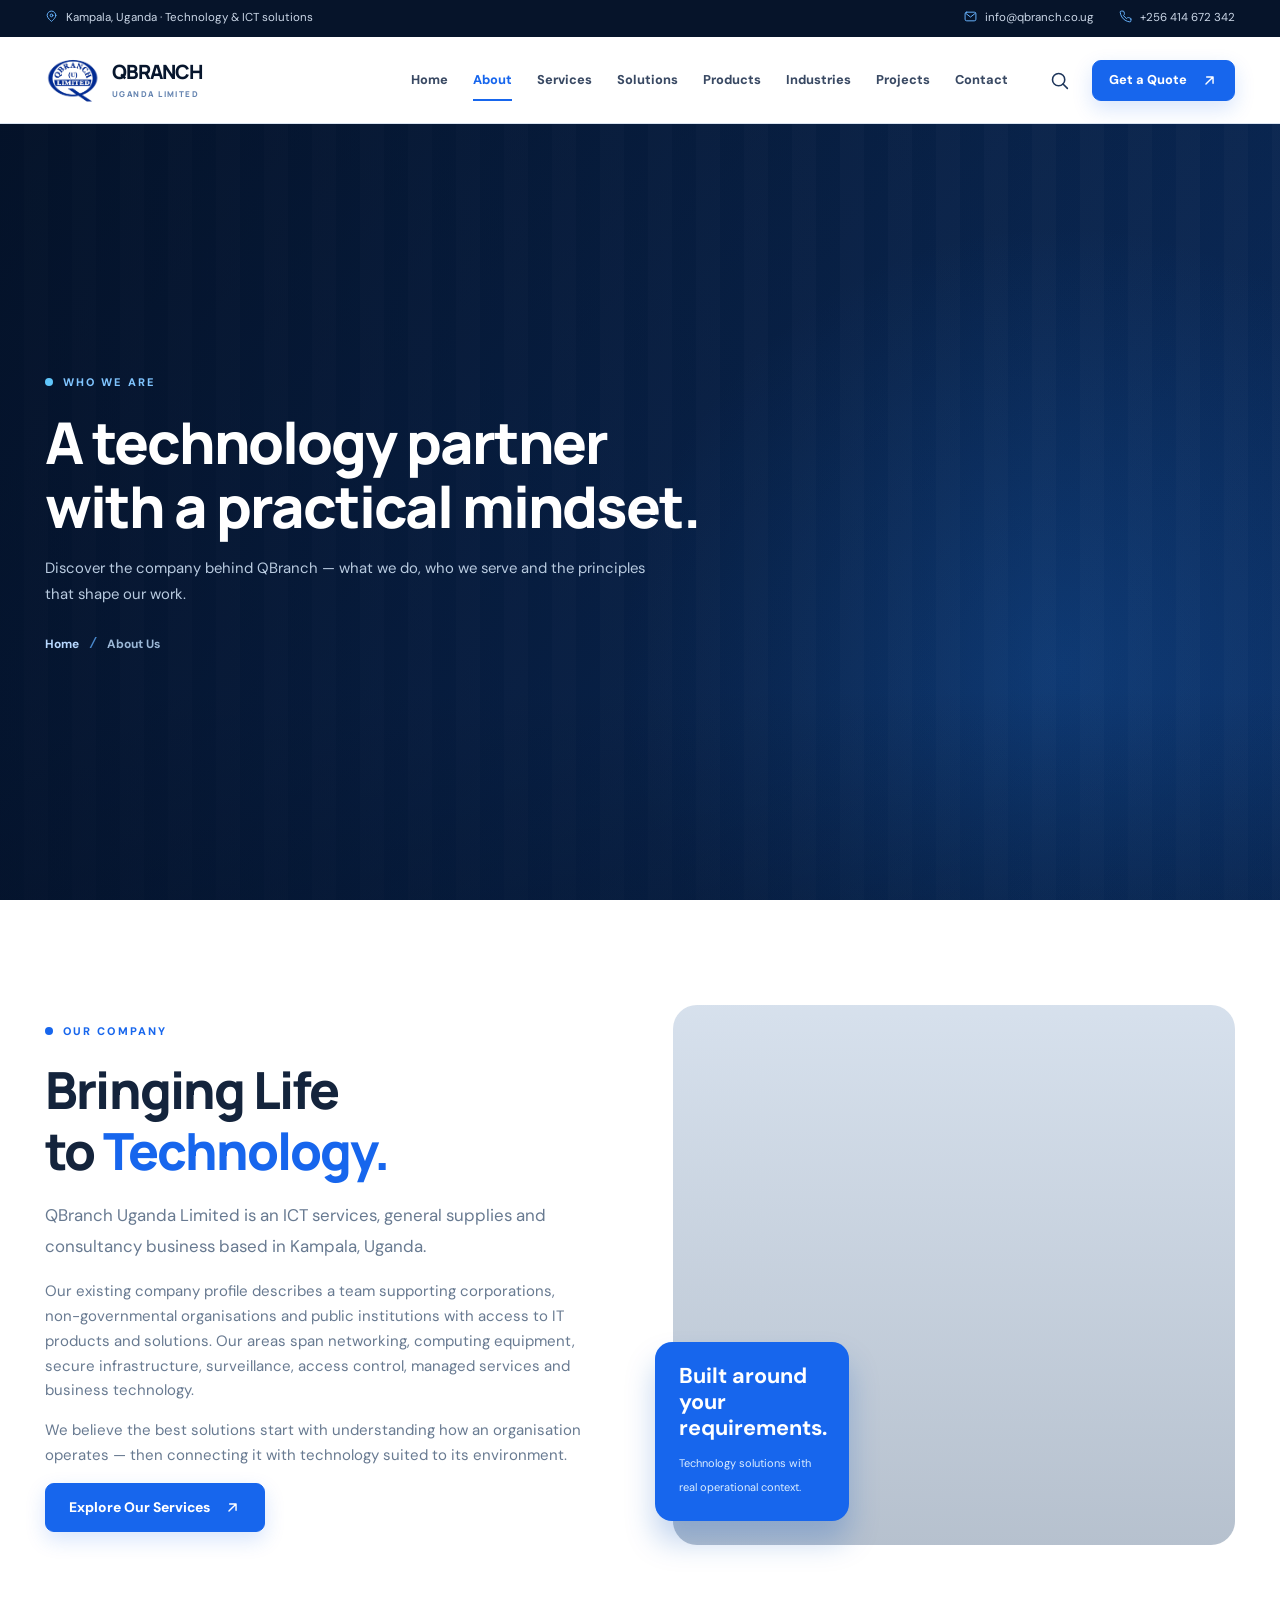
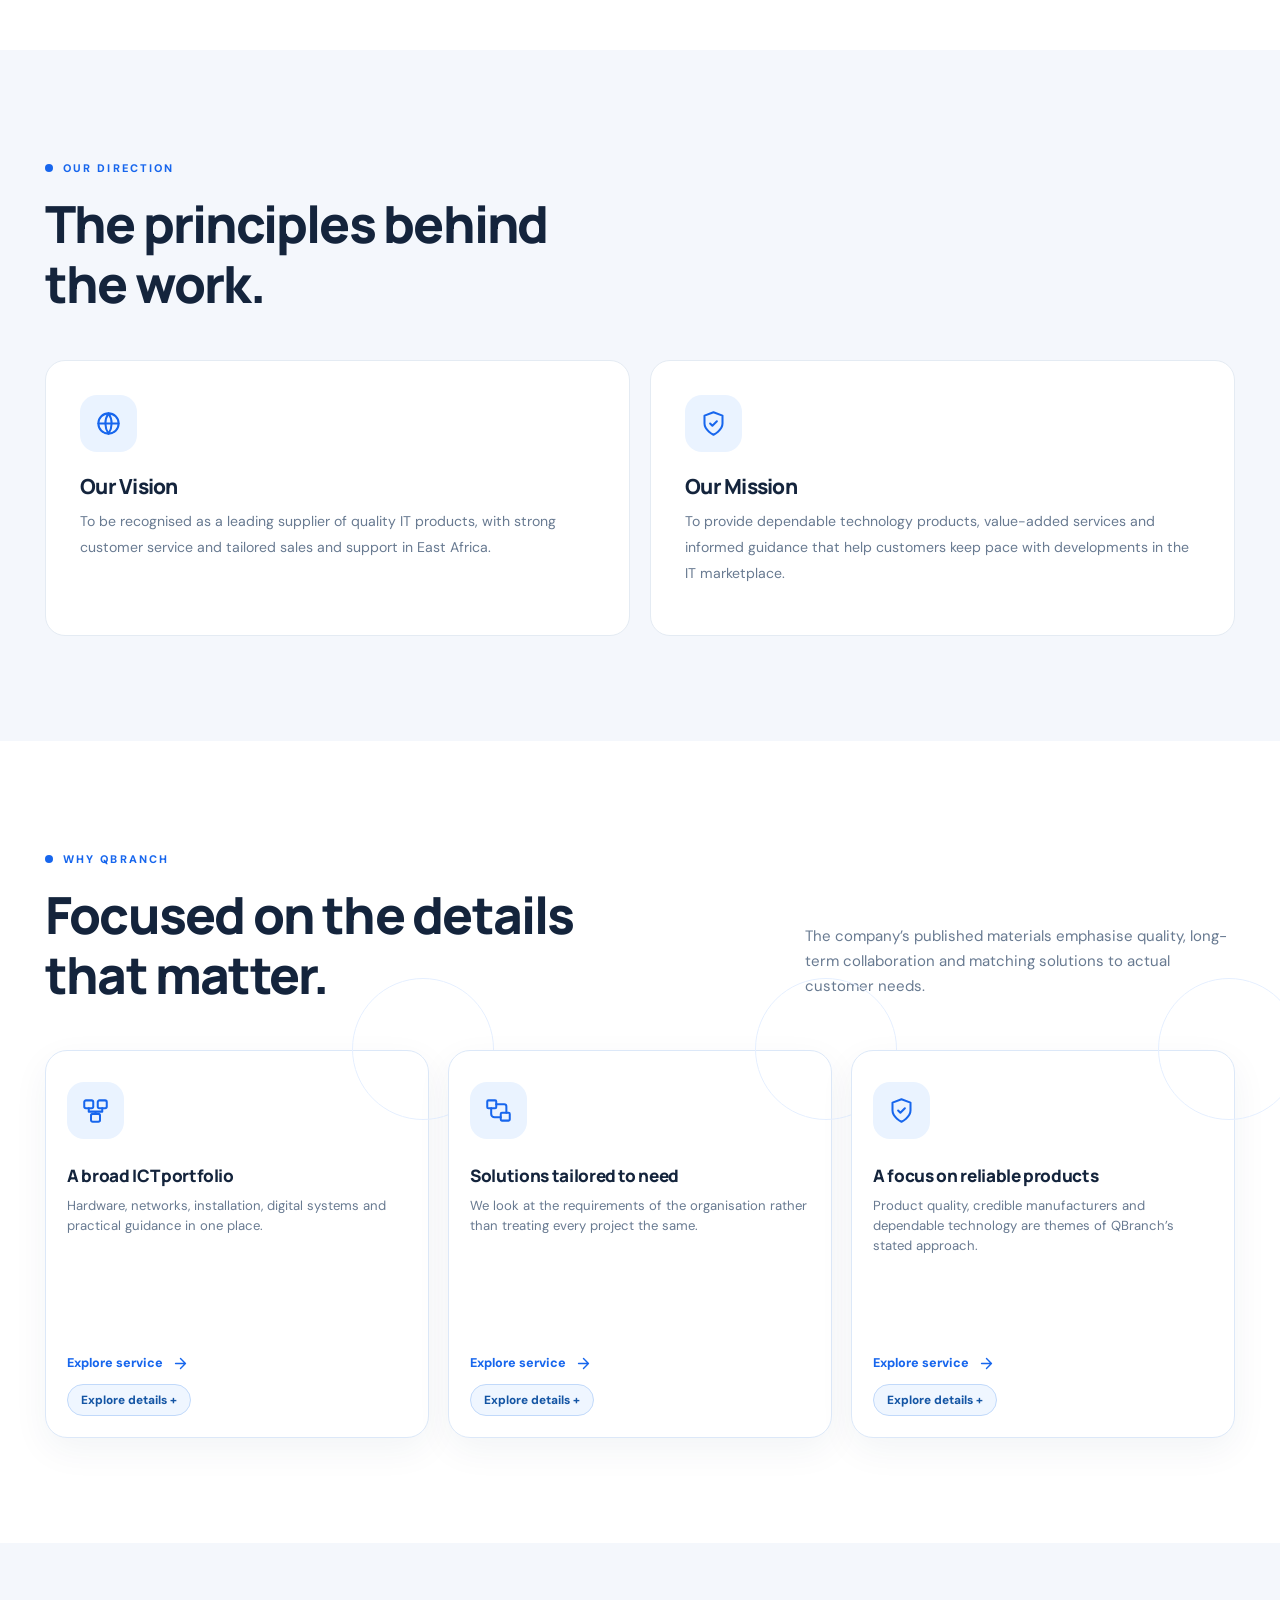
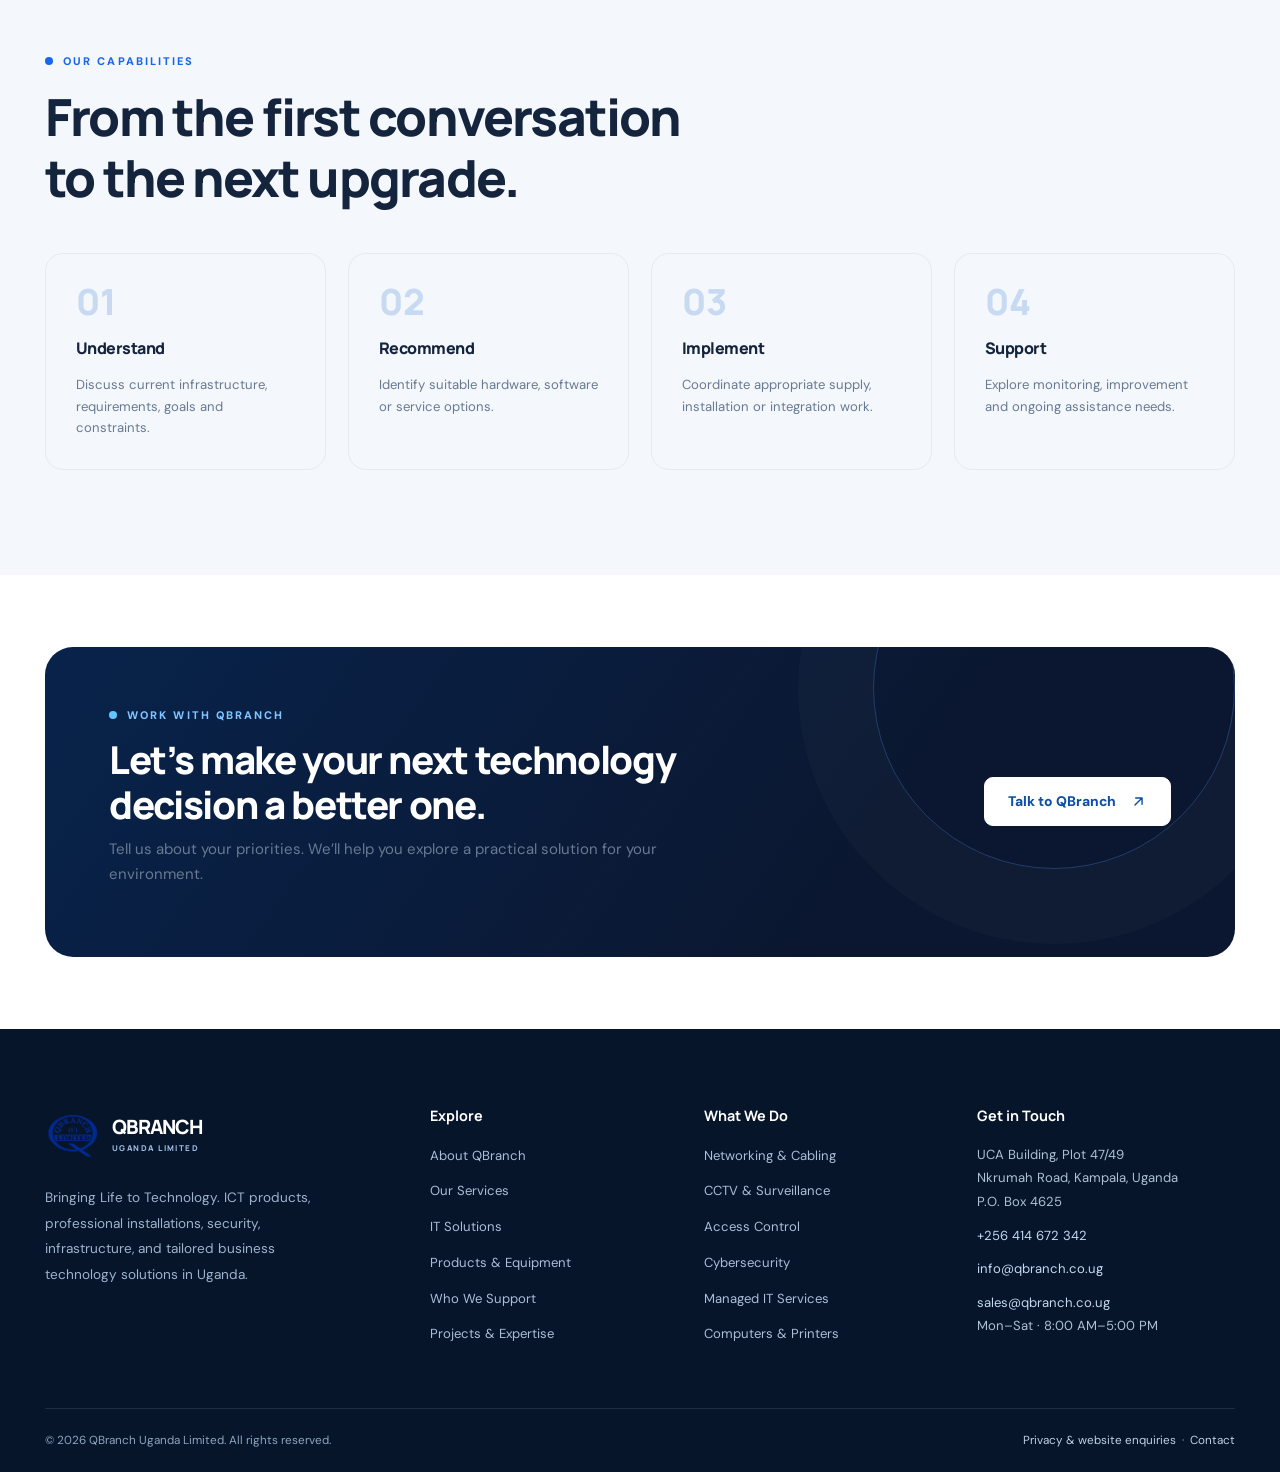
<file: about.html>
<!doctype html><html lang="en"><head><meta charset="utf-8"><meta name="viewport" content="width=device-width,initial-scale=1"><meta name="theme-color" content="#07162d"><meta name="description" content="Learn about QBranch Uganda Limited, its ICT services, business technology focus, vision and mission."><meta name="robots" content="index,follow"><title>About QBranch — ICT Company in Uganda | QBranch Uganda Limited</title><link rel="canonical" href="https://mdanson27.github.io/qbranch-website/about.html"><link rel="icon" href="Qbranch-logo.png" type="image/png"><link rel="preconnect" href="https://fonts.googleapis.com"><link rel="preconnect" href="https://fonts.gstatic.com" crossorigin><link rel="preconnect" href="https://images.unsplash.com"><link rel="stylesheet" href="assets/site.css?v=20261122-viewport2"><meta property="og:title" content="About QBranch — ICT Company in Uganda | QBranch Uganda Limited"><meta property="og:description" content="Learn about QBranch Uganda Limited, its ICT services, business technology focus, vision and mission."><meta property="og:type" content="website"><meta property="og:url" content="https://mdanson27.github.io/qbranch-website/about.html"><meta property="og:image" content="https://mdanson27.github.io/qbranch-website/Qbranch-logo.png"><meta name="twitter:card" content="summary"><script type="application/ld+json">{"@context": "https://schema.org", "@type": "Organization", "name": "QBranch Uganda Limited", "url": "https://mdanson27.github.io/qbranch-website/", "logo": "https://mdanson27.github.io/qbranch-website/Qbranch-logo.png", "email": "info@qbranch.co.ug", "telephone": "+256414672342", "address": {"@type": "PostalAddress", "streetAddress": "Plot 47/49, Uganda Cooperative Alliance Building, Nkrumah Road", "addressLocality": "Kampala", "addressCountry": "UG"}}</script><link rel="stylesheet" href="assets/showcase.css?v=20261123-curated2"><link rel="stylesheet" href="assets/refinement.css?v=20261123-globe2"></head><body data-page="about"><a class="skip-link" href="#main-content" style="position:absolute;left:-9999px;top:5px;z-index:200;background:#fff;padding:10px" onfocus="this.style.left='10px'" onblur="this.style.left='-9999px'">Skip to main content</a><div class="scroll-track" aria-hidden="true"></div>
<div class="topbar"><div class="container topbar-inner"><span><svg aria-hidden="true" class="" xmlns="http://www.w3.org/2000/svg" viewBox="0 0 24 24" fill="none" stroke="currentColor" stroke-width="1.8" stroke-linecap="round" stroke-linejoin="round"><path d="M20 10c0 5-8 11-8 11S4 15 4 10a8 8 0 1 1 16 0Z"/><circle cx="12" cy="10" r="2.5"/></svg> Kampala, Uganda · Technology & ICT solutions</span><div class="topbar-links"><a href="mailto:info@qbranch.co.ug"><svg aria-hidden="true" class="" xmlns="http://www.w3.org/2000/svg" viewBox="0 0 24 24" fill="none" stroke="currentColor" stroke-width="1.8" stroke-linecap="round" stroke-linejoin="round"><rect x="2" y="4" width="20" height="16" rx="3"/><path d="m3 6 9 7 9-7"/></svg> info@qbranch.co.ug</a><a href="tel:+256414672342"><svg aria-hidden="true" class="" xmlns="http://www.w3.org/2000/svg" viewBox="0 0 24 24" fill="none" stroke="currentColor" stroke-width="1.8" stroke-linecap="round" stroke-linejoin="round"><path d="M22 16.9v3a2 2 0 0 1-2.2 2 19.4 19.4 0 0 1-8.5-3 19.1 19.1 0 0 1-6-6 19.4 19.4 0 0 1-3-8.5A2 2 0 0 1 4.3 2h3a2 2 0 0 1 2 1.7c.15.95.4 1.9.75 2.8a2 2 0 0 1-.45 2.1L8.3 9.9a16 16 0 0 0 5.8 5.8l1.3-1.3a2 2 0 0 1 2.1-.45 15 15 0 0 0 2.8.75 2 2 0 0 1 1.7 2z"/></svg> +256 414 672 342</a></div></div></div>
<header class="site-header"><div class="container nav-inner">
<a class="brand" href="index.html" aria-label="QBranch Uganda Limited, home"><img class="brand-logo" src="Qbranch-logo.png" alt="QBranch Uganda Limited logo" width="56" height="56"><span class="brand-type">QBRANCH<small>UGANDA LIMITED</small></span></a>
<nav class="nav-links" aria-label="Primary navigation"><a href="index.html" class="" >Home</a><a href="about.html" class="active" aria-current=page>About</a><a href="services.html" class="" >Services</a><a href="solutions.html" class="" >Solutions</a><a href="products.html" class="" >Products</a><a href="industries.html" class="" >Industries</a><a href="projects.html" class="" >Projects</a><a href="contact.html" class="" >Contact</a></nav>
<div class="nav-cta"><button class="search-trigger" type="button" aria-label="Search this website" title="Search (Ctrl+K)"><svg aria-hidden="true" class="" xmlns="http://www.w3.org/2000/svg" viewBox="0 0 24 24" fill="none" stroke="currentColor" stroke-width="1.8" stroke-linecap="round" stroke-linejoin="round"><circle cx="11" cy="11" r="7"/><path d="m16 16 5 5"/></svg></button><a class="btn small" href="contact.html" >Get a Quote <svg aria-hidden="true" class="" xmlns="http://www.w3.org/2000/svg" viewBox="0 0 24 24" fill="none" stroke="currentColor" stroke-width="1.8" stroke-linecap="round" stroke-linejoin="round"><path d="M7 17 17 7M8 7h9v9"/></svg></a><button class="menu-trigger" type="button" aria-label="Open menu" aria-expanded="false" aria-controls="mobile-drawer"><svg aria-hidden="true" class="" xmlns="http://www.w3.org/2000/svg" viewBox="0 0 24 24" fill="none" stroke="currentColor" stroke-width="1.8" stroke-linecap="round" stroke-linejoin="round"><path d="M4 7h16M4 12h16M4 17h16"/></svg></button></div>
</div></header>
<div class="mobile-drawer" id="mobile-drawer" aria-hidden="true"><div class="mobile-panel"><div class="mobile-top"><a class="brand" href="index.html"><img class="brand-logo" src="Qbranch-logo.png" alt="" width="42" height="42"><span class="brand-type">QBRANCH<small>UGANDA LIMITED</small></span></a><button type="button" class="mobile-close" aria-label="Close menu"><svg aria-hidden="true" class="" xmlns="http://www.w3.org/2000/svg" viewBox="0 0 24 24" fill="none" stroke="currentColor" stroke-width="1.8" stroke-linecap="round" stroke-linejoin="round"><path d="M18 6 6 18M6 6l12 12"/></svg></button></div><nav class="mobile-nav" aria-label="Mobile navigation"><a href="index.html" class="" >Home</a><a href="about.html" class="active" aria-current=page>About</a><a href="services.html" class="" >Services</a><a href="solutions.html" class="" >Solutions</a><a href="products.html" class="" >Products</a><a href="industries.html" class="" >Industries</a><a href="projects.html" class="" >Projects</a><a href="contact.html" class="" >Contact</a></nav><a class="btn " href="contact.html" >Request a Quote <svg aria-hidden="true" class="" xmlns="http://www.w3.org/2000/svg" viewBox="0 0 24 24" fill="none" stroke="currentColor" stroke-width="1.8" stroke-linecap="round" stroke-linejoin="round"><path d="M7 17 17 7M8 7h9v9"/></svg></a></div></div>
<div id="search-overlay" class="search-overlay" role="dialog" aria-modal="true" aria-label="Search the QBranch website" aria-hidden="true"><div class="search-box"><div class="search-header"><h2>What are you looking for?</h2><button type="button" class="search-close" aria-label="Close search"><svg aria-hidden="true" class="" xmlns="http://www.w3.org/2000/svg" viewBox="0 0 24 24" fill="none" stroke="currentColor" stroke-width="1.8" stroke-linecap="round" stroke-linejoin="round"><path d="M18 6 6 18M6 6l12 12"/></svg></button></div><label for="site-search" class="eyebrow">Search QBranch</label><input class="search-input" id="site-search" type="search" placeholder="Try networking, CCTV, data security…" autocomplete="off"><div id="search-results" class="search-results" aria-live="polite"></div></div></div><main id="main-content"><section class="page-hero"><div class="container"><span class="kicker light">WHO WE ARE</span><h1>A technology partner<br>with a practical mindset.</h1><p>Discover the company behind QBranch — what we do, who we serve and the principles that shape our work.</p><div class="breadcrumb"><a href="index.html">Home</a><span class="breadcrumb-divider" aria-hidden="true">/</span> <span>About Us</span></div></div></section>
<section class="section"><div class="container feature-split"><div class="reveal"><span class="kicker">OUR COMPANY</span><h2 class="display-title">Bringing Life<br>to <span style="color:var(--blue)">Technology.</span></h2><p class="section-intro">QBranch Uganda Limited is an ICT services, general supplies and consultancy business based in Kampala, Uganda.</p><p>Our existing company profile describes a team supporting corporations, non-governmental organisations and public institutions with access to IT products and solutions. Our areas span networking, computing equipment, secure infrastructure, surveillance, access control, managed services and business technology.</p><p>We believe the best solutions start with understanding how an organisation operates — then connecting it with technology suited to its environment.</p><a class="btn " href="services.html" >Explore Our Services <svg aria-hidden="true" class="" xmlns="http://www.w3.org/2000/svg" viewBox="0 0 24 24" fill="none" stroke="currentColor" stroke-width="1.8" stroke-linecap="round" stroke-linejoin="round"><path d="M7 17 17 7M8 7h9v9"/></svg></a></div><div class="feature-visual reveal"><div class="feature-photo" role="img" aria-label="Illustrative business technology team"></div><div class="feature-photo secondary-photo" role="img" aria-label="Illustrative computing infrastructure"></div><div class="feature-number"><strong>Built around<br>your requirements.</strong><small>Technology solutions with real operational context.</small></div></div></div></section>
<section class="section soft-bg"><div class="container"><div class="section-head "><div><span class="kicker">OUR DIRECTION</span><h2>The principles behind<br>the work.</h2></div></div><div class="detail-grid"><article class="detail-card reveal"><span class="service-icon"><svg aria-hidden="true" class="" xmlns="http://www.w3.org/2000/svg" viewBox="0 0 24 24" fill="none" stroke="currentColor" stroke-width="1.8" stroke-linecap="round" stroke-linejoin="round"><circle cx="12" cy="12" r="9"/><path d="M3 12h18M12 3a16 16 0 0 1 0 18M12 3a16 16 0 0 0 0 18"/></svg></span><h3>Our Vision</h3><p>To be recognised as a leading supplier of quality IT products, with strong customer service and tailored sales and support in East Africa.</p></article><article class="detail-card reveal"><span class="service-icon"><svg aria-hidden="true" class="" xmlns="http://www.w3.org/2000/svg" viewBox="0 0 24 24" fill="none" stroke="currentColor" stroke-width="1.8" stroke-linecap="round" stroke-linejoin="round"><path d="M12 22s8-4 8-10V5l-8-3-8 3v7c0 6 8 10 8 10Z"/><path d="m9 12 2 2 4-4"/></svg></span><h3>Our Mission</h3><p>To provide dependable technology products, value-added services and informed guidance that help customers keep pace with developments in the IT marketplace.</p></article></div></div></section>
<section class="section"><div class="container"><div class="section-head "><div><span class="kicker">WHY QBRANCH</span><h2>Focused on the details<br>that matter.</h2></div><p>The company’s published materials emphasise quality, long-term collaboration and matching solutions to actual customer needs.</p></div><div class="service-grid"><article class="service-card reveal"><span class="service-icon"><svg aria-hidden="true" class="" xmlns="http://www.w3.org/2000/svg" viewBox="0 0 24 24" fill="none" stroke="currentColor" stroke-width="1.8" stroke-linecap="round" stroke-linejoin="round"><rect x="2" y="3" width="8" height="7" rx="1.5"/><rect x="14" y="3" width="8" height="7" rx="1.5"/><rect x="8" y="15" width="8" height="7" rx="1.5"/><path d="M6 10v3h12v-3M12 13v2"/></svg></span><h3>A broad ICT portfolio</h3><p>Hardware, networks, installation, digital systems and practical guidance in one place.</p><a class="arrow-link" href="services.html">Explore service <svg aria-hidden="true" class="" xmlns="http://www.w3.org/2000/svg" viewBox="0 0 24 24" fill="none" stroke="currentColor" stroke-width="1.8" stroke-linecap="round" stroke-linejoin="round"><path d="M5 12h14M12 5l7 7-7 7"/></svg></a></article><article class="service-card reveal"><span class="service-icon"><svg aria-hidden="true" class="" xmlns="http://www.w3.org/2000/svg" viewBox="0 0 24 24" fill="none" stroke="currentColor" stroke-width="1.8" stroke-linecap="round" stroke-linejoin="round"><rect x="2" y="3" width="8" height="7" rx="1"/><rect x="14" y="14" width="8" height="7" rx="1"/><path d="M10 6.5h7a2 2 0 0 1 2 2V14M5.5 10v5a3 3 0 0 0 3 3H14"/></svg></span><h3>Solutions tailored to need</h3><p>We look at the requirements of the organisation rather than treating every project the same.</p><a class="arrow-link" href="solutions.html">Explore service <svg aria-hidden="true" class="" xmlns="http://www.w3.org/2000/svg" viewBox="0 0 24 24" fill="none" stroke="currentColor" stroke-width="1.8" stroke-linecap="round" stroke-linejoin="round"><path d="M5 12h14M12 5l7 7-7 7"/></svg></a></article><article class="service-card reveal"><span class="service-icon"><svg aria-hidden="true" class="" xmlns="http://www.w3.org/2000/svg" viewBox="0 0 24 24" fill="none" stroke="currentColor" stroke-width="1.8" stroke-linecap="round" stroke-linejoin="round"><path d="M12 22s8-4 8-10V5l-8-3-8 3v7c0 6 8 10 8 10Z"/><path d="m9 12 2 2 4-4"/></svg></span><h3>A focus on reliable products</h3><p>Product quality, credible manufacturers and dependable technology are themes of QBranch’s stated approach.</p><a class="arrow-link" href="products.html">Explore service <svg aria-hidden="true" class="" xmlns="http://www.w3.org/2000/svg" viewBox="0 0 24 24" fill="none" stroke="currentColor" stroke-width="1.8" stroke-linecap="round" stroke-linejoin="round"><path d="M5 12h14M12 5l7 7-7 7"/></svg></a></article></div></div></section>
<section class="section soft-bg"><div class="container"><div class="section-head "><div><span class="kicker">OUR CAPABILITIES</span><h2>From the first conversation<br>to the next upgrade.</h2></div></div><div class="step-grid"><div class="step-card reveal"><span class="num">01</span><h3>Understand</h3><p>Discuss current infrastructure, requirements, goals and constraints.</p></div><div class="step-card reveal"><span class="num">02</span><h3>Recommend</h3><p>Identify suitable hardware, software or service options.</p></div><div class="step-card reveal"><span class="num">03</span><h3>Implement</h3><p>Coordinate appropriate supply, installation or integration work.</p></div><div class="step-card reveal"><span class="num">04</span><h3>Support</h3><p>Explore monitoring, improvement and ongoing assistance needs.</p></div></div></div></section>
<section class="section-tight"><div class="container"><div class="cta-dark"><div><span class="kicker light">WORK WITH QBRANCH</span><h2>Let’s make your next technology decision a better one.</h2><p>Tell us about your priorities. We’ll help you explore a practical solution for your environment.</p></div><a class="btn white" href="contact.html" >Talk to QBranch <svg aria-hidden="true" class="" xmlns="http://www.w3.org/2000/svg" viewBox="0 0 24 24" fill="none" stroke="currentColor" stroke-width="1.8" stroke-linecap="round" stroke-linejoin="round"><path d="M7 17 17 7M8 7h9v9"/></svg></a></div></div></section></main><footer class="footer"><div class="container"><div class="footer-grid"><div><a class="brand" href="index.html"><img class="brand-logo" src="Qbranch-logo.png" alt="QBranch logo" width="56" height="56"><span class="brand-type">QBRANCH<small>UGANDA LIMITED</small></span></a><p style="max-width:275px;margin:22px 0 0">Bringing Life to Technology. ICT products, professional installations, security, infrastructure, and tailored business technology solutions in Uganda.</p></div>
<div><h4>Explore</h4><ul><li><a href="about.html">About QBranch</a></li><li><a href="services.html">Our Services</a></li><li><a href="solutions.html">IT Solutions</a></li><li><a href="products.html">Products & Equipment</a></li><li><a href="industries.html">Who We Support</a></li><li><a href="projects.html">Projects & Expertise</a></li></ul></div>
<div><h4>What We Do</h4><ul><li><a href="services.html#networks">Networking & Cabling</a></li><li><a href="services.html#surveillance">CCTV & Surveillance</a></li><li><a href="services.html#access">Access Control</a></li><li><a href="solutions.html#security">Cybersecurity</a></li><li><a href="solutions.html#managed">Managed IT Services</a></li><li><a href="products.html">Computers & Printers</a></li></ul></div>
<div><h4>Get in Touch</h4><div class="footer-address">UCA Building, Plot 47/49<br>Nkrumah Road, Kampala, Uganda<br>P.O. Box 4625<br><a href="tel:+256414672342">+256 414 672 342</a><br><a href="mailto:info@qbranch.co.ug">info@qbranch.co.ug</a><br><a href="mailto:sales@qbranch.co.ug">sales@qbranch.co.ug</a><br>Mon–Sat · 8:00 AM–5:00 PM</div></div></div>
<div class="footer-bottom"><span>© <span id="year">2026</span> QBranch Uganda Limited. All rights reserved.</span><span><a href="privacy.html">Privacy & website enquiries</a> &nbsp;·&nbsp; <a href="contact.html">Contact</a></span></div></div></footer>
<button class="backtop" aria-label="Back to top" type="button"><svg aria-hidden="true" class="" xmlns="http://www.w3.org/2000/svg" viewBox="0 0 24 24" fill="none" stroke="currentColor" stroke-width="1.8" stroke-linecap="round" stroke-linejoin="round"><path d="m6 14 6-6 6 6"/></svg></button><div class="toast" id="toast" role="status" aria-live="polite"></div><script src="assets/site.js?v=20261122-viewport2" defer></script><script>document.getElementById('year').textContent=new Date().getFullYear()</script><script src="assets/showcase.js?v=20261123-curated2" defer></script><script src="assets/refinement.js?v=20261123-globe2" defer></script></body></html>
</file>
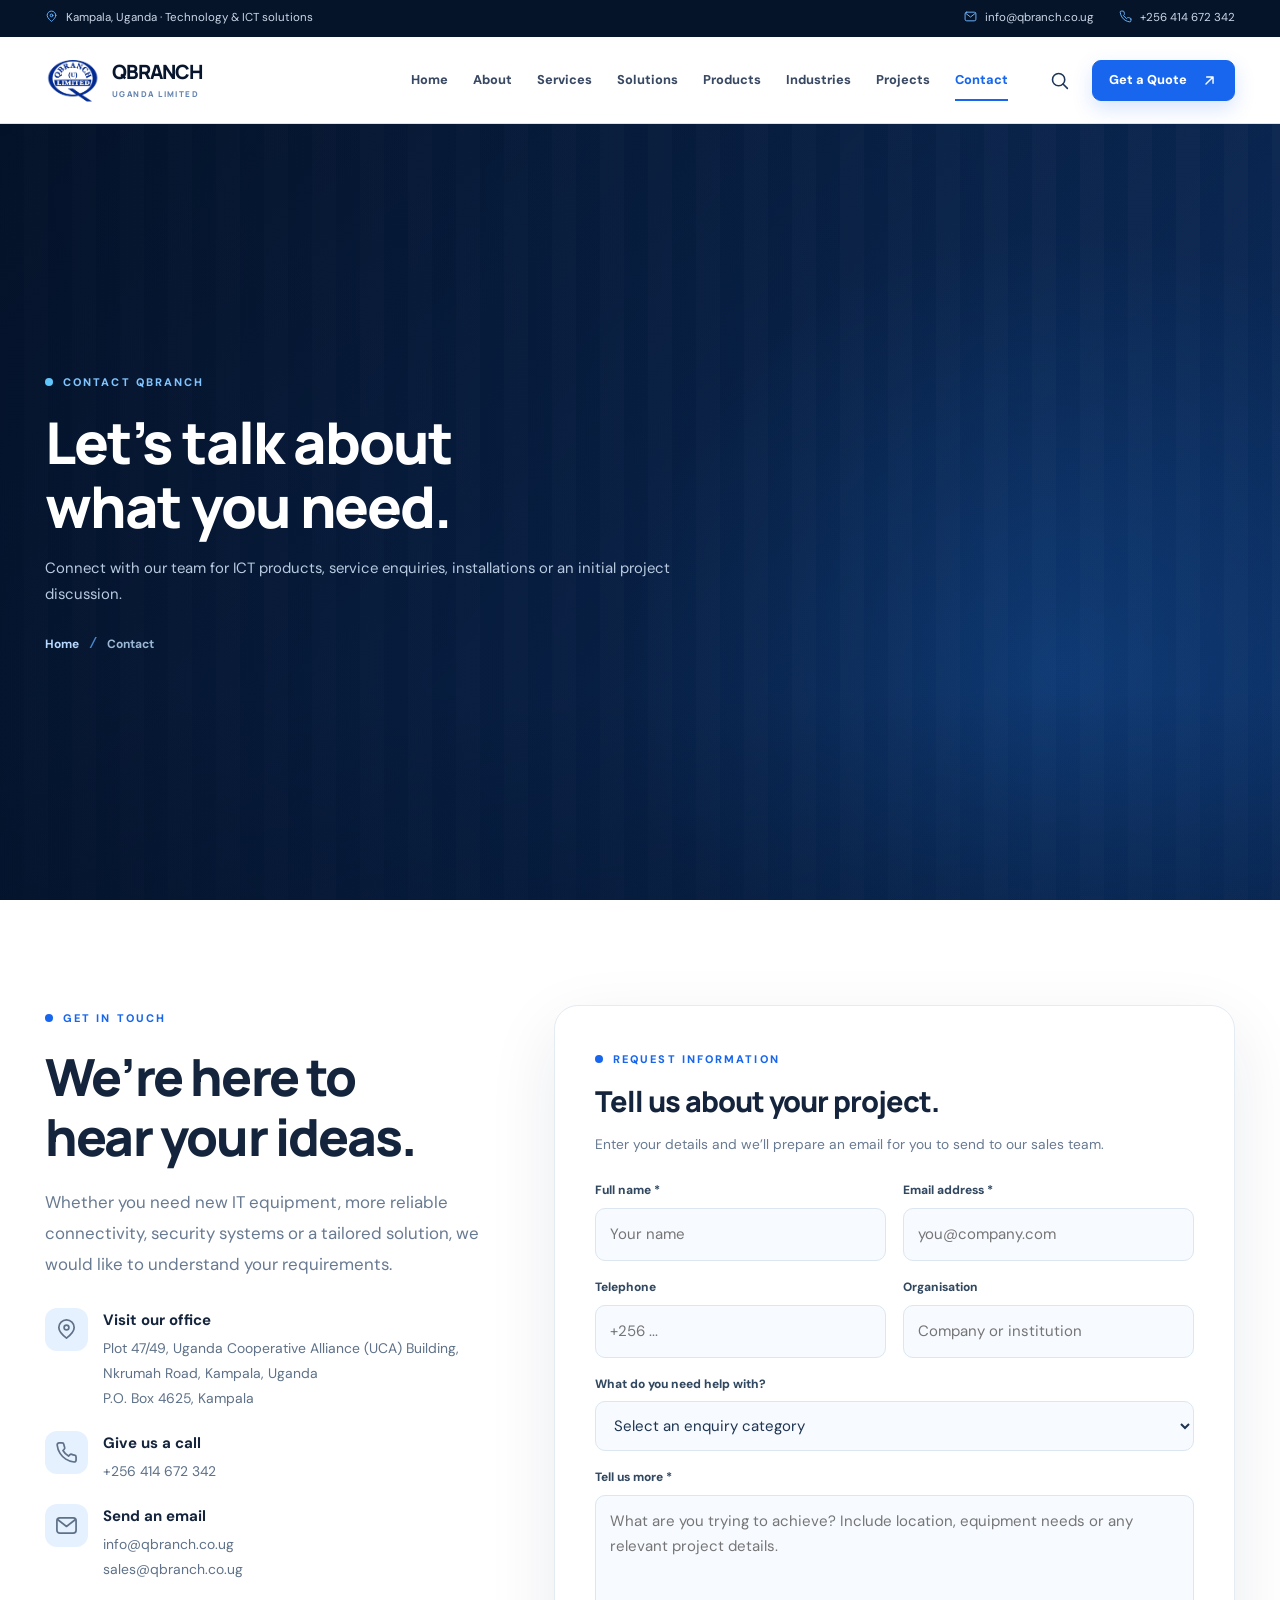
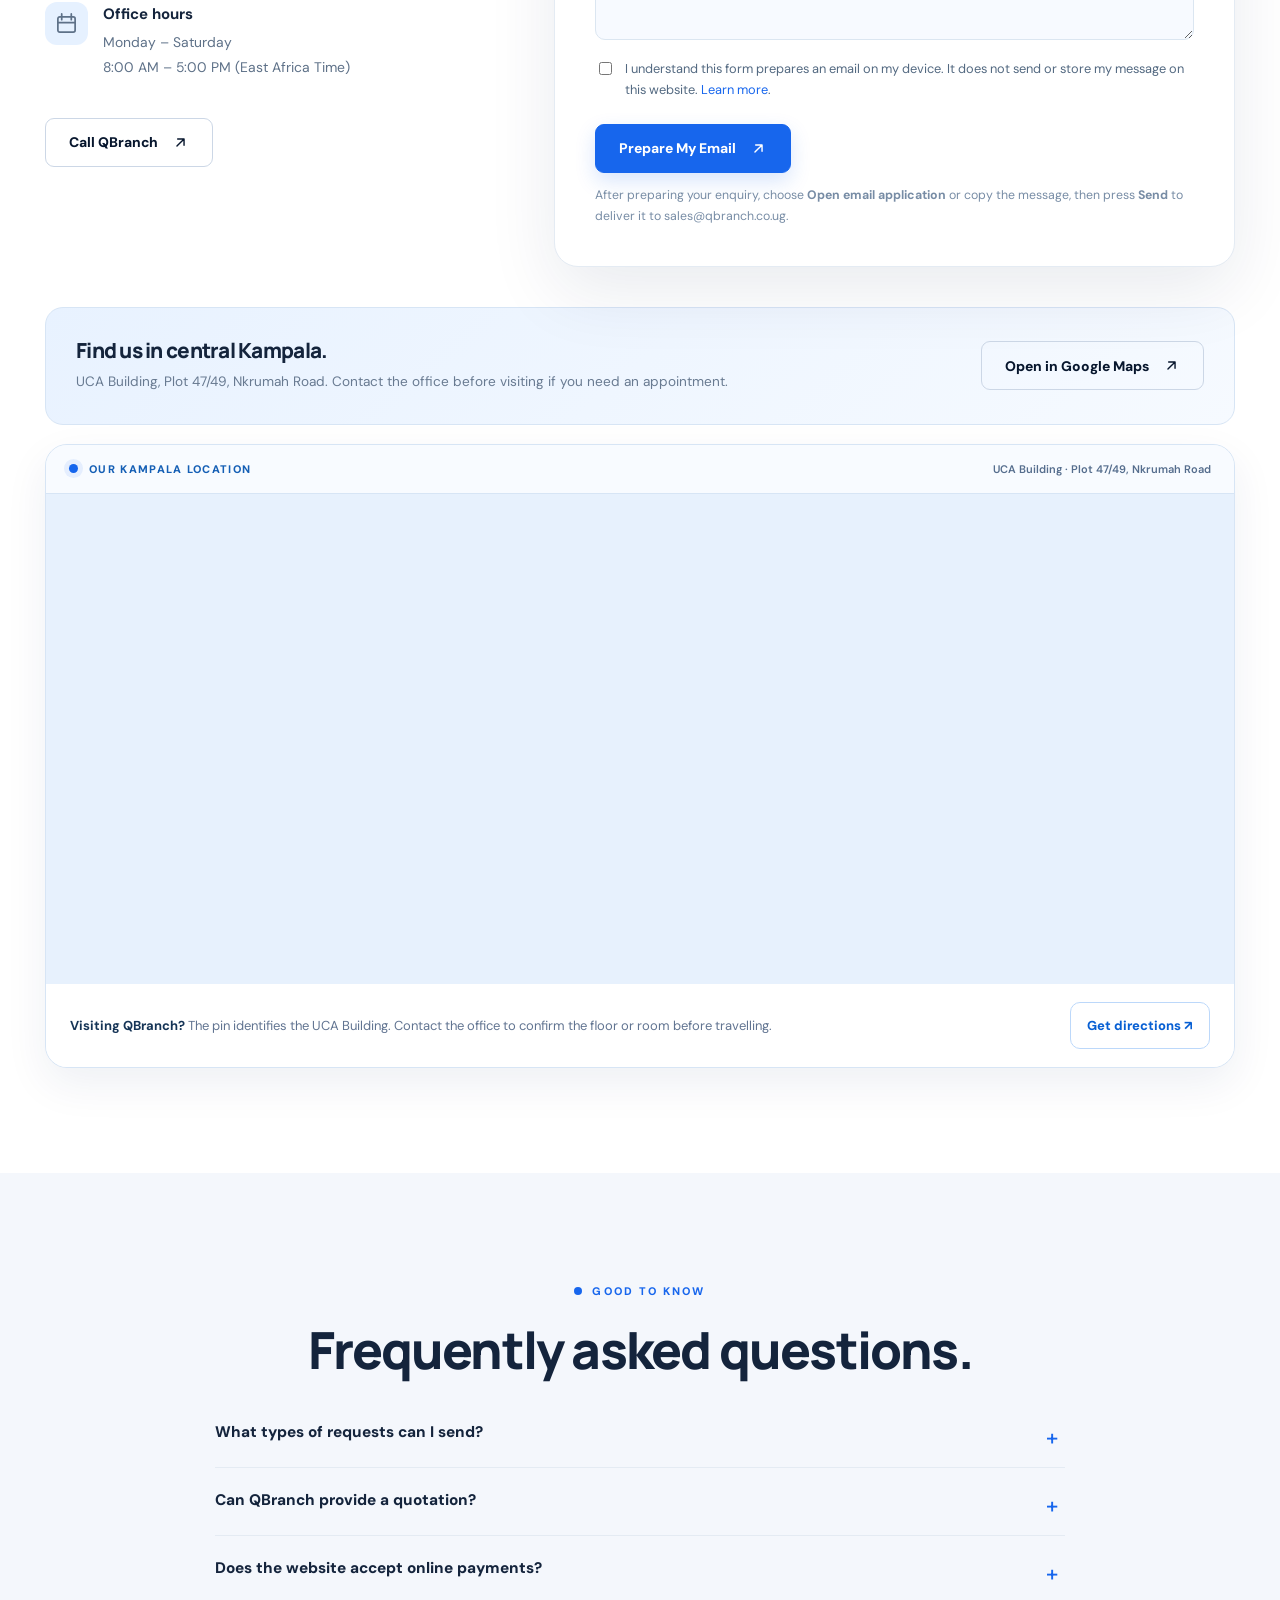
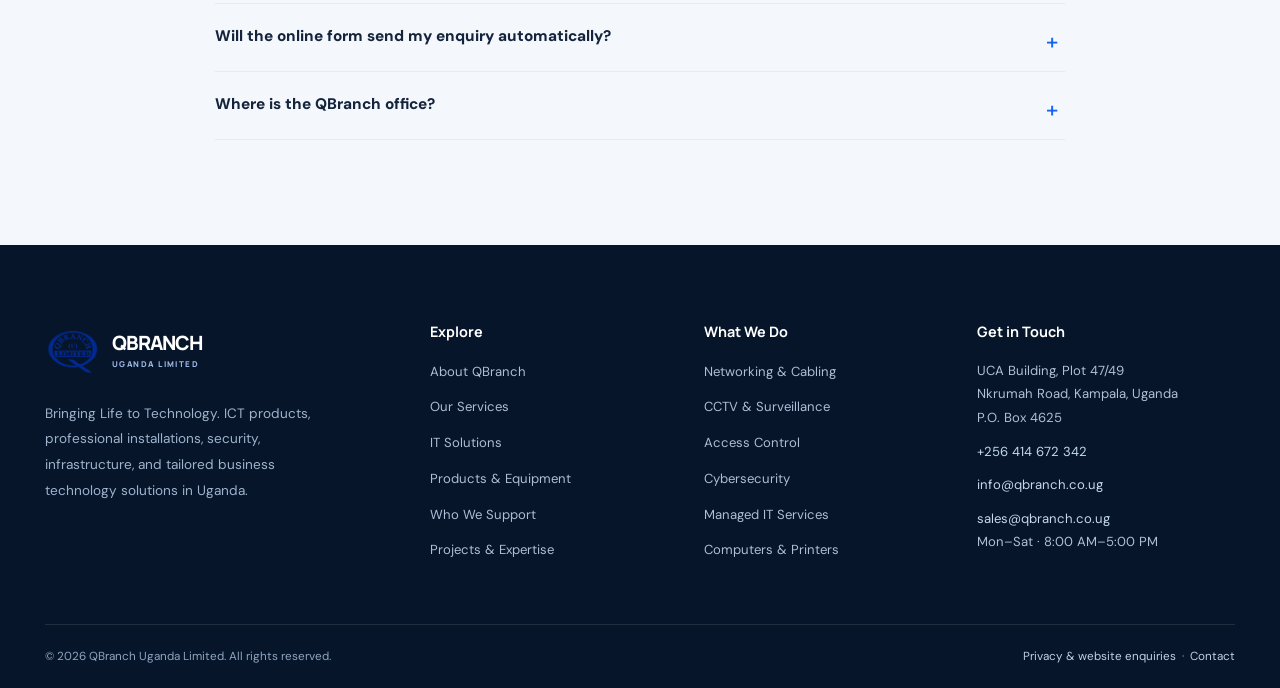
<file: contact.html>
<!doctype html><html lang="en"><head><meta charset="utf-8"><meta name="viewport" content="width=device-width,initial-scale=1"><meta name="theme-color" content="#07162d"><meta name="description" content="Call or email QBranch Uganda Limited at UCA Building, Nkrumah Road, Kampala to discuss IT products, installations and technology services."><meta name="robots" content="index,follow"><title>Contact QBranch Uganda Limited | QBranch Uganda Limited</title><link rel="canonical" href="https://mdanson27.github.io/qbranch-website/contact.html"><link rel="icon" href="Qbranch-logo.png" type="image/png"><link rel="preconnect" href="https://fonts.googleapis.com"><link rel="preconnect" href="https://fonts.gstatic.com" crossorigin><link rel="preconnect" href="https://images.unsplash.com"><link rel="stylesheet" href="assets/site.css?v=20261123-map1"><meta property="og:title" content="Contact QBranch Uganda Limited | QBranch Uganda Limited"><meta property="og:description" content="Call or email QBranch Uganda Limited at UCA Building, Nkrumah Road, Kampala to discuss IT products, installations and technology services."><meta property="og:type" content="website"><meta property="og:url" content="https://mdanson27.github.io/qbranch-website/contact.html"><meta property="og:image" content="https://mdanson27.github.io/qbranch-website/Qbranch-logo.png"><meta name="twitter:card" content="summary"><script type="application/ld+json">{"@context": "https://schema.org", "@type": "Organization", "name": "QBranch Uganda Limited", "url": "https://mdanson27.github.io/qbranch-website/", "logo": "https://mdanson27.github.io/qbranch-website/Qbranch-logo.png", "email": "info@qbranch.co.ug", "telephone": "+256414672342", "address": {"@type": "PostalAddress", "streetAddress": "Plot 47/49, Uganda Cooperative Alliance Building, Nkrumah Road", "addressLocality": "Kampala", "addressCountry": "UG"}}</script><link rel="stylesheet" href="assets/showcase.css?v=20261123-curated2"><link rel="stylesheet" href="assets/refinement.css?v=20261123-globe2"></head><body data-page="contact"><a class="skip-link" href="#main-content" style="position:absolute;left:-9999px;top:5px;z-index:200;background:#fff;padding:10px" onfocus="this.style.left='10px'" onblur="this.style.left='-9999px'">Skip to main content</a><div class="scroll-track" aria-hidden="true"></div>
<div class="topbar"><div class="container topbar-inner"><span><svg aria-hidden="true" class="" xmlns="http://www.w3.org/2000/svg" viewBox="0 0 24 24" fill="none" stroke="currentColor" stroke-width="1.8" stroke-linecap="round" stroke-linejoin="round"><path d="M20 10c0 5-8 11-8 11S4 15 4 10a8 8 0 1 1 16 0Z"/><circle cx="12" cy="10" r="2.5"/></svg> Kampala, Uganda · Technology & ICT solutions</span><div class="topbar-links"><a href="mailto:info@qbranch.co.ug"><svg aria-hidden="true" class="" xmlns="http://www.w3.org/2000/svg" viewBox="0 0 24 24" fill="none" stroke="currentColor" stroke-width="1.8" stroke-linecap="round" stroke-linejoin="round"><rect x="2" y="4" width="20" height="16" rx="3"/><path d="m3 6 9 7 9-7"/></svg> info@qbranch.co.ug</a><a href="tel:+256414672342"><svg aria-hidden="true" class="" xmlns="http://www.w3.org/2000/svg" viewBox="0 0 24 24" fill="none" stroke="currentColor" stroke-width="1.8" stroke-linecap="round" stroke-linejoin="round"><path d="M22 16.9v3a2 2 0 0 1-2.2 2 19.4 19.4 0 0 1-8.5-3 19.1 19.1 0 0 1-6-6 19.4 19.4 0 0 1-3-8.5A2 2 0 0 1 4.3 2h3a2 2 0 0 1 2 1.7c.15.95.4 1.9.75 2.8a2 2 0 0 1-.45 2.1L8.3 9.9a16 16 0 0 0 5.8 5.8l1.3-1.3a2 2 0 0 1 2.1-.45 15 15 0 0 0 2.8.75 2 2 0 0 1 1.7 2z"/></svg> +256 414 672 342</a></div></div></div>
<header class="site-header"><div class="container nav-inner">
<a class="brand" href="index.html" aria-label="QBranch Uganda Limited, home"><img class="brand-logo" src="Qbranch-logo.png" alt="QBranch Uganda Limited logo" width="56" height="56"><span class="brand-type">QBRANCH<small>UGANDA LIMITED</small></span></a>
<nav class="nav-links" aria-label="Primary navigation"><a href="index.html" class="" >Home</a><a href="about.html" class="" >About</a><a href="services.html" class="" >Services</a><a href="solutions.html" class="" >Solutions</a><a href="products.html" class="" >Products</a><a href="industries.html" class="" >Industries</a><a href="projects.html" class="" >Projects</a><a href="contact.html" class="active" aria-current=page>Contact</a></nav>
<div class="nav-cta"><button class="search-trigger" type="button" aria-label="Search this website" title="Search (Ctrl+K)"><svg aria-hidden="true" class="" xmlns="http://www.w3.org/2000/svg" viewBox="0 0 24 24" fill="none" stroke="currentColor" stroke-width="1.8" stroke-linecap="round" stroke-linejoin="round"><circle cx="11" cy="11" r="7"/><path d="m16 16 5 5"/></svg></button><a class="btn small" href="contact.html" >Get a Quote <svg aria-hidden="true" class="" xmlns="http://www.w3.org/2000/svg" viewBox="0 0 24 24" fill="none" stroke="currentColor" stroke-width="1.8" stroke-linecap="round" stroke-linejoin="round"><path d="M7 17 17 7M8 7h9v9"/></svg></a><button class="menu-trigger" type="button" aria-label="Open menu" aria-expanded="false" aria-controls="mobile-drawer"><svg aria-hidden="true" class="" xmlns="http://www.w3.org/2000/svg" viewBox="0 0 24 24" fill="none" stroke="currentColor" stroke-width="1.8" stroke-linecap="round" stroke-linejoin="round"><path d="M4 7h16M4 12h16M4 17h16"/></svg></button></div>
</div></header>
<div class="mobile-drawer" id="mobile-drawer" aria-hidden="true"><div class="mobile-panel"><div class="mobile-top"><a class="brand" href="index.html"><img class="brand-logo" src="Qbranch-logo.png" alt="" width="42" height="42"><span class="brand-type">QBRANCH<small>UGANDA LIMITED</small></span></a><button type="button" class="mobile-close" aria-label="Close menu"><svg aria-hidden="true" class="" xmlns="http://www.w3.org/2000/svg" viewBox="0 0 24 24" fill="none" stroke="currentColor" stroke-width="1.8" stroke-linecap="round" stroke-linejoin="round"><path d="M18 6 6 18M6 6l12 12"/></svg></button></div><nav class="mobile-nav" aria-label="Mobile navigation"><a href="index.html" class="" >Home</a><a href="about.html" class="" >About</a><a href="services.html" class="" >Services</a><a href="solutions.html" class="" >Solutions</a><a href="products.html" class="" >Products</a><a href="industries.html" class="" >Industries</a><a href="projects.html" class="" >Projects</a><a href="contact.html" class="active" aria-current=page>Contact</a></nav><a class="btn " href="contact.html" >Request a Quote <svg aria-hidden="true" class="" xmlns="http://www.w3.org/2000/svg" viewBox="0 0 24 24" fill="none" stroke="currentColor" stroke-width="1.8" stroke-linecap="round" stroke-linejoin="round"><path d="M7 17 17 7M8 7h9v9"/></svg></a></div></div>
<div id="search-overlay" class="search-overlay" role="dialog" aria-modal="true" aria-label="Search the QBranch website" aria-hidden="true"><div class="search-box"><div class="search-header"><h2>What are you looking for?</h2><button type="button" class="search-close" aria-label="Close search"><svg aria-hidden="true" class="" xmlns="http://www.w3.org/2000/svg" viewBox="0 0 24 24" fill="none" stroke="currentColor" stroke-width="1.8" stroke-linecap="round" stroke-linejoin="round"><path d="M18 6 6 18M6 6l12 12"/></svg></button></div><label for="site-search" class="eyebrow">Search QBranch</label><input class="search-input" id="site-search" type="search" placeholder="Try networking, CCTV, data security…" autocomplete="off"><div id="search-results" class="search-results" aria-live="polite"></div></div></div><main id="main-content"><section class="page-hero"><div class="container"><span class="kicker light">CONTACT QBRANCH</span><h1>Let’s talk about<br>what you need.</h1><p>Connect with our team for ICT products, service enquiries, installations or an initial project discussion.</p><div class="breadcrumb"><a href="index.html">Home</a><span class="breadcrumb-divider" aria-hidden="true">/</span> <span>Contact</span></div></div></section><section class="section"><div class="container contact-grid"><div><span class="kicker">GET IN TOUCH</span><h2 class="display-title">We’re here to<br>hear your ideas.</h2><p class="section-intro">Whether you need new IT equipment, more reliable connectivity, security systems or a tailored solution, we would like to understand your requirements.</p>
<div class="contact-list"><div class="contact-item"><span class="mini-icon"><svg aria-hidden="true" class="" xmlns="http://www.w3.org/2000/svg" viewBox="0 0 24 24" fill="none" stroke="currentColor" stroke-width="1.8" stroke-linecap="round" stroke-linejoin="round"><path d="M20 10c0 5-8 11-8 11S4 15 4 10a8 8 0 1 1 16 0Z"/><circle cx="12" cy="10" r="2.5"/></svg></span><div><strong>Visit our office</strong><span>Plot 47/49, Uganda Cooperative Alliance (UCA) Building, Nkrumah Road, Kampala, Uganda</span><br><span>P.O. Box 4625, Kampala</span></div></div><div class="contact-item"><span class="mini-icon"><svg aria-hidden="true" class="" xmlns="http://www.w3.org/2000/svg" viewBox="0 0 24 24" fill="none" stroke="currentColor" stroke-width="1.8" stroke-linecap="round" stroke-linejoin="round"><path d="M22 16.9v3a2 2 0 0 1-2.2 2 19.4 19.4 0 0 1-8.5-3 19.1 19.1 0 0 1-6-6 19.4 19.4 0 0 1-3-8.5A2 2 0 0 1 4.3 2h3a2 2 0 0 1 2 1.7c.15.95.4 1.9.75 2.8a2 2 0 0 1-.45 2.1L8.3 9.9a16 16 0 0 0 5.8 5.8l1.3-1.3a2 2 0 0 1 2.1-.45 15 15 0 0 0 2.8.75 2 2 0 0 1 1.7 2z"/></svg></span><div><strong>Give us a call</strong><a href="tel:+256414672342">+256 414 672 342</a></div></div><div class="contact-item"><span class="mini-icon"><svg aria-hidden="true" class="" xmlns="http://www.w3.org/2000/svg" viewBox="0 0 24 24" fill="none" stroke="currentColor" stroke-width="1.8" stroke-linecap="round" stroke-linejoin="round"><rect x="2" y="4" width="20" height="16" rx="3"/><path d="m3 6 9 7 9-7"/></svg></span><div><strong>Send an email</strong><a href="mailto:info@qbranch.co.ug">info@qbranch.co.ug</a><br><a href="mailto:sales@qbranch.co.ug">sales@qbranch.co.ug</a></div></div><div class="contact-item"><span class="mini-icon"><svg aria-hidden="true" class="" xmlns="http://www.w3.org/2000/svg" viewBox="0 0 24 24" fill="none" stroke="currentColor" stroke-width="1.8" stroke-linecap="round" stroke-linejoin="round"><rect x="3" y="5" width="18" height="16" rx="2"/><path d="M7 2v6m10-6v6M3 11h18"/></svg></span><div><strong>Office hours</strong><span>Monday – Saturday<br>8:00 AM – 5:00 PM (East Africa Time)</span></div></div></div>
<a class="btn outline" href="tel:+256414672342" >Call QBranch <svg aria-hidden="true" class="" xmlns="http://www.w3.org/2000/svg" viewBox="0 0 24 24" fill="none" stroke="currentColor" stroke-width="1.8" stroke-linecap="round" stroke-linejoin="round"><path d="M7 17 17 7M8 7h9v9"/></svg></a>
</div><div class="form-card reveal"><span class="kicker">REQUEST INFORMATION</span><h2 style="margin:14px 0">Tell us about your project.</h2><p style="font-size:.86rem;margin-bottom:26px">Enter your details and we’ll prepare an email for you to send to our sales team.</p><form id="enquiry-form"><div class="form-grid"><div class="field"><label for="name">Full name *</label><input id="name" name="name" type="text" required autocomplete="name" maxlength="100" placeholder="Your name"></div><div class="field"><label for="email">Email address *</label><input id="email" name="email" type="email" required autocomplete="email" maxlength="160" placeholder="you@company.com"></div><div class="field"><label for="phone">Telephone</label><input id="phone" name="phone" type="tel" autocomplete="tel" maxlength="32" placeholder="+256 ..."></div><div class="field"><label for="company">Organisation</label><input id="company" name="company" type="text" autocomplete="organization" maxlength="140" placeholder="Company or institution"></div><div class="field full"><label for="service">What do you need help with?</label><select id="service" name="service"><option value="General enquiry">Select an enquiry category</option><option>IT products and equipment</option><option>Networking and telecommunication</option><option>CCTV and physical security</option><option>Access control and alarms</option><option>Managed IT services</option><option>Cybersecurity and data protection</option><option>Software and intelligent systems</option><option>Other ICT solution</option></select></div><div class="field full"><label for="message">Tell us more *</label><textarea id="message" name="message" required minlength="15" maxlength="5000" placeholder="What are you trying to achieve? Include location, equipment needs or any relevant project details."></textarea></div></div><label class="privacy-check"><input type="checkbox" required> <span>I understand this form prepares an email on my device. It does not send or store my message on this website. <a href="privacy.html" style="color:var(--blue)">Learn more</a>.</span></label><div style="margin-top:24px"><button type="submit" class="btn">Prepare My Email <svg aria-hidden="true" class="" xmlns="http://www.w3.org/2000/svg" viewBox="0 0 24 24" fill="none" stroke="currentColor" stroke-width="1.8" stroke-linecap="round" stroke-linejoin="round"><path d="M7 17 17 7M8 7h9v9"/></svg></button></div><p class="form-note">After preparing your enquiry, choose <strong>Open email application</strong> or copy the message, then press <strong>Send</strong> to deliver it to sales@qbranch.co.ug.</p><div id="mail-fallback" hidden style="margin-top:20px;padding:17px;border:1px solid #d9e9fc;border-radius:12px;background:#f3f8ff"><label for="mailto-preview" style="font-size:12px;font-weight:800">If your email app did not open, copy the message:</label><textarea id="mailto-preview" rows="7" readonly style="width:100%;margin:9px 0;padding:10px;border:1px solid #c4daf3;border-radius:8px"></textarea><a id="open-email" href="mailto:sales@qbranch.co.ug" class="btn small" style="margin-right:7px;margin-bottom:8px">Open email application <svg aria-hidden="true" class="" xmlns="http://www.w3.org/2000/svg" viewBox="0 0 24 24" fill="none" stroke="currentColor" stroke-width="1.8" stroke-linecap="round" stroke-linejoin="round"><path d="M7 17 17 7M8 7h9v9"/></svg></a><button id="copy-enquiry" type="button" class="btn small outline">Copy enquiry <svg aria-hidden="true" class="" xmlns="http://www.w3.org/2000/svg" viewBox="0 0 24 24" fill="none" stroke="currentColor" stroke-width="1.8" stroke-linecap="round" stroke-linejoin="round"><path d="M14 2H5a2 2 0 0 0-2 2v16a2 2 0 0 0 2 2h14a2 2 0 0 0 2-2V9l-7-7Z"/><path d="M14 2v7h7M7 13h10M7 17h10"/></svg></button></div></form></div></div>
<div class="container"><div class="map-panel"><div><h3>Find us in central Kampala.</h3><p>UCA Building, Plot 47/49, Nkrumah Road. Contact the office before visiting if you need an appointment.</p></div><a class="btn outline" href="https://www.google.com/maps/search/?api=1&amp;query=Uganda%20Cooperative%20Alliance%20Ltd%2C%20Plot%2047%2F49%20Nkrumah%20Road%2C%20Kampala%2C%20Uganda&amp;query_place_id=ChIJgVpw0328fRcRVOxg47xGTXY" target="_blank" rel="noopener noreferrer">Open in Google Maps <svg aria-hidden="true" class="" xmlns="http://www.w3.org/2000/svg" viewBox="0 0 24 24" fill="none" stroke="currentColor" stroke-width="1.8" stroke-linecap="round" stroke-linejoin="round"><path d="M7 17 17 7M8 7h9v9"/></svg></a></div><div class="qb-map-embed" aria-label="QBranch Kampala office location on Google Maps"><div class="qb-map-eyebrow"><span class="qb-map-marker" aria-hidden="true"></span><span>OUR KAMPALA LOCATION</span><span class="qb-map-address">UCA Building · Plot 47/49, Nkrumah Road</span></div><iframe title="Google Map of the Uganda Cooperative Alliance (UCA) Building, Plot 47/49 Nkrumah Road, Kampala, Uganda — QBranch office location" src="https://www.google.com/maps?q=Uganda%20Cooperative%20Alliance%20Ltd%2C%20Plot%2047%2F49%20Nkrumah%20Road%2C%20Kampala%2C%20Uganda&amp;output=embed" width="1200" height="460" loading="lazy" allowfullscreen referrerpolicy="no-referrer-when-downgrade"></iframe><div class="qb-map-actions"><p><strong>Visiting QBranch?</strong> The pin identifies the UCA Building. Contact the office to confirm the floor or room before travelling.</p><a href="https://www.google.com/maps/dir/?api=1&amp;destination=Uganda%20Cooperative%20Alliance%20Ltd%2C%20Plot%2047%2F49%20Nkrumah%20Road%2C%20Kampala%2C%20Uganda&amp;destination_place_id=ChIJgVpw0328fRcRVOxg47xGTXY" target="_blank" rel="noopener noreferrer" aria-label="Get directions to QBranch at the UCA Building in Google Maps">Get directions <span aria-hidden="true">↗</span></a></div></div></div></section><section class="section soft-bg"><div class="container"><div class="t-center"><span class="kicker">GOOD TO KNOW</span><h2 class="display-title">Frequently asked questions.</h2></div><div class="faqs"><details class="faq"><summary>What types of requests can I send?</summary><p>You can enquire about business computers, servers, printers, networking, IT support, surveillance, access control, security and other technology services.</p></details><details class="faq"><summary>Can QBranch provide a quotation?</summary><p>Use the enquiry form or contact the sales email to describe the products, quantity, scope or technical needs so the team can discuss an appropriate quotation.</p></details><details class="faq"><summary>Does the website accept online payments?</summary><p>No. This is an information and enquiry website. It does not process online payments or collect card details.</p></details><details class="faq"><summary>Will the online form send my enquiry automatically?</summary><p>Not yet. Because this website is hosted statically on GitHub Pages, it prepares an email in your own email application. You must press Send there. You can also email sales@qbranch.co.ug directly.</p></details><details class="faq"><summary>Where is the QBranch office?</summary><p>The existing company website lists the Uganda Cooperative Alliance Building, Plot 47/49, Nkrumah Road, Kampala, Uganda.</p></details></div></div></section></main><footer class="footer"><div class="container"><div class="footer-grid"><div><a class="brand" href="index.html"><img class="brand-logo" src="Qbranch-logo.png" alt="QBranch logo" width="56" height="56"><span class="brand-type">QBRANCH<small>UGANDA LIMITED</small></span></a><p style="max-width:275px;margin:22px 0 0">Bringing Life to Technology. ICT products, professional installations, security, infrastructure, and tailored business technology solutions in Uganda.</p></div>
<div><h4>Explore</h4><ul><li><a href="about.html">About QBranch</a></li><li><a href="services.html">Our Services</a></li><li><a href="solutions.html">IT Solutions</a></li><li><a href="products.html">Products & Equipment</a></li><li><a href="industries.html">Who We Support</a></li><li><a href="projects.html">Projects & Expertise</a></li></ul></div>
<div><h4>What We Do</h4><ul><li><a href="services.html#networks">Networking & Cabling</a></li><li><a href="services.html#surveillance">CCTV & Surveillance</a></li><li><a href="services.html#access">Access Control</a></li><li><a href="solutions.html#security">Cybersecurity</a></li><li><a href="solutions.html#managed">Managed IT Services</a></li><li><a href="products.html">Computers & Printers</a></li></ul></div>
<div><h4>Get in Touch</h4><div class="footer-address">UCA Building, Plot 47/49<br>Nkrumah Road, Kampala, Uganda<br>P.O. Box 4625<br><a href="tel:+256414672342">+256 414 672 342</a><br><a href="mailto:info@qbranch.co.ug">info@qbranch.co.ug</a><br><a href="mailto:sales@qbranch.co.ug">sales@qbranch.co.ug</a><br>Mon–Sat · 8:00 AM–5:00 PM</div></div></div>
<div class="footer-bottom"><span>© <span id="year">2026</span> QBranch Uganda Limited. All rights reserved.</span><span><a href="privacy.html">Privacy & website enquiries</a> &nbsp;·&nbsp; <a href="contact.html">Contact</a></span></div></div></footer>
<button class="backtop" aria-label="Back to top" type="button"><svg aria-hidden="true" class="" xmlns="http://www.w3.org/2000/svg" viewBox="0 0 24 24" fill="none" stroke="currentColor" stroke-width="1.8" stroke-linecap="round" stroke-linejoin="round"><path d="m6 14 6-6 6 6"/></svg></button><div class="toast" id="toast" role="status" aria-live="polite"></div><script src="assets/site.js?v=20261122-viewport2" defer></script><script>document.getElementById('year').textContent=new Date().getFullYear()</script><script src="assets/showcase.js?v=20261123-curated2" defer></script><script src="assets/refinement.js?v=20261123-globe2" defer></script></body></html>
</file>
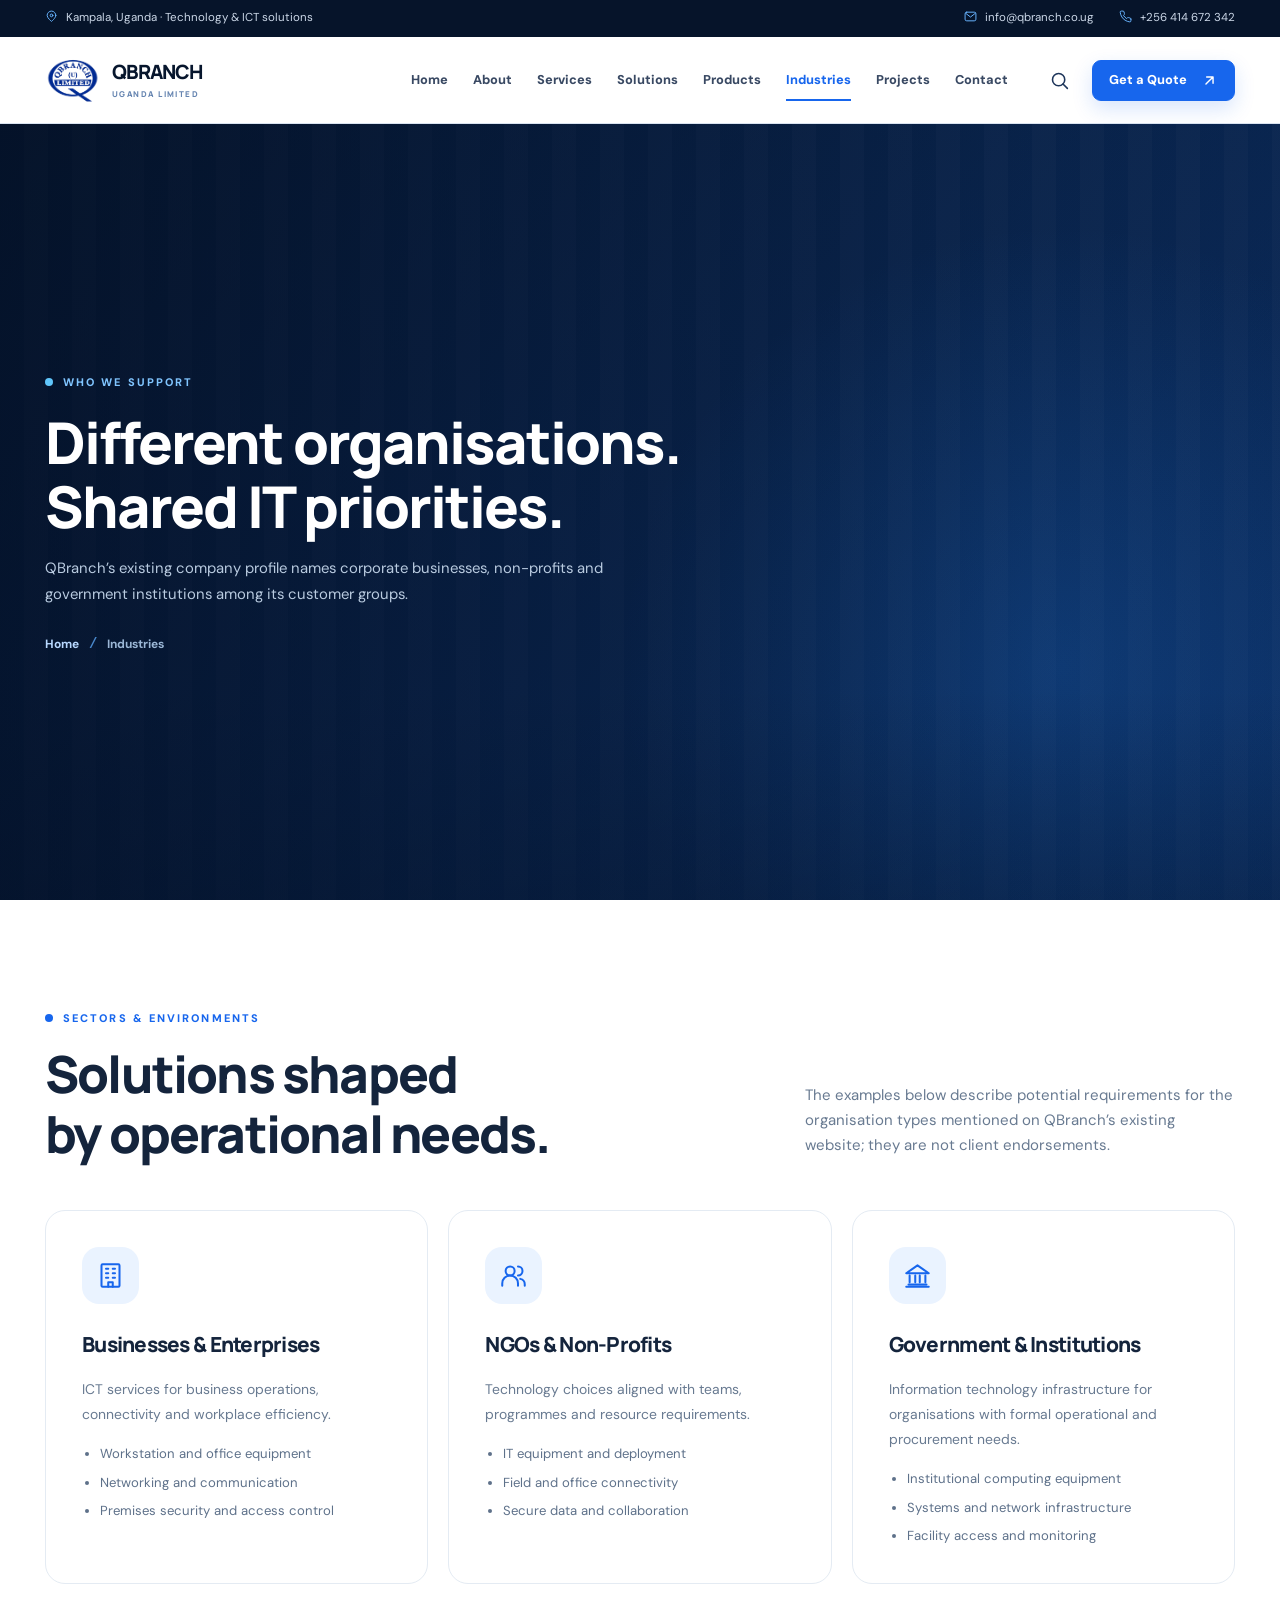
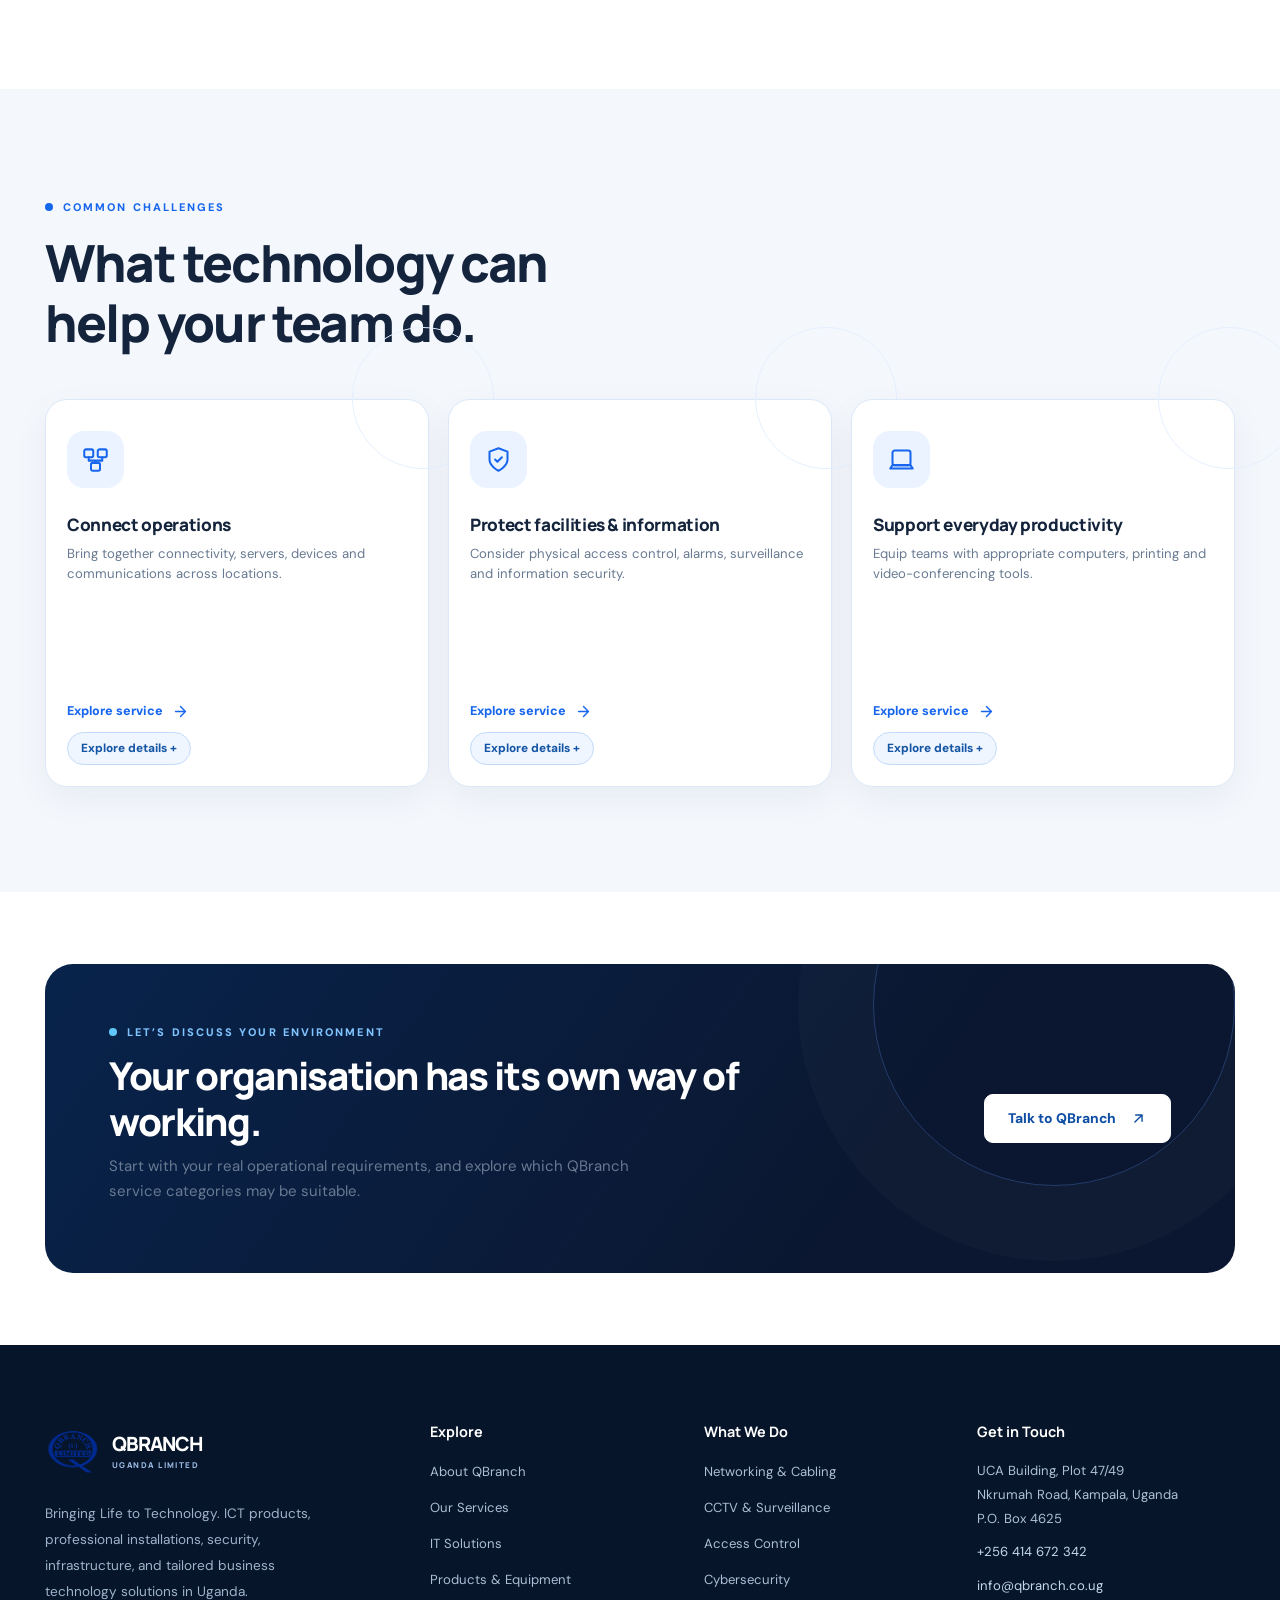
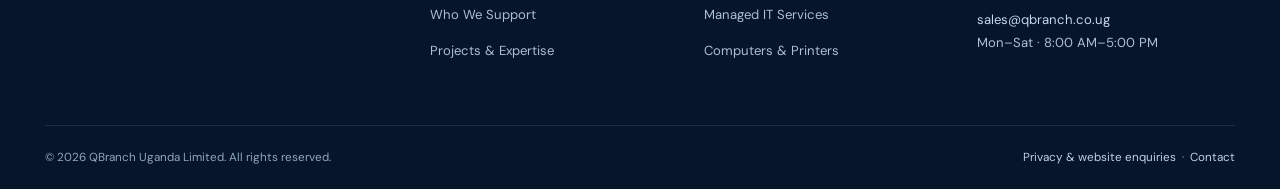
<file: industries.html>
<!doctype html><html lang="en"><head><meta charset="utf-8"><meta name="viewport" content="width=device-width,initial-scale=1"><meta name="theme-color" content="#07162d"><meta name="description" content="QBranch technology solutions for businesses, non-profit organisations and public institutions in Uganda."><meta name="robots" content="index,follow"><title>Technology for Businesses, NGOs &amp; Public Institutions | QBranch Uganda Limited</title><link rel="canonical" href="https://mdanson27.github.io/qbranch-website/industries.html"><link rel="icon" href="Qbranch-logo.png" type="image/png"><link rel="preconnect" href="https://fonts.googleapis.com"><link rel="preconnect" href="https://fonts.gstatic.com" crossorigin><link rel="preconnect" href="https://images.unsplash.com"><link rel="stylesheet" href="assets/site.css?v=20261122-viewport2"><meta property="og:title" content="Technology for Businesses, NGOs &amp; Public Institutions | QBranch Uganda Limited"><meta property="og:description" content="QBranch technology solutions for businesses, non-profit organisations and public institutions in Uganda."><meta property="og:type" content="website"><meta property="og:url" content="https://mdanson27.github.io/qbranch-website/industries.html"><meta property="og:image" content="https://mdanson27.github.io/qbranch-website/Qbranch-logo.png"><meta name="twitter:card" content="summary"><script type="application/ld+json">{"@context": "https://schema.org", "@type": "Organization", "name": "QBranch Uganda Limited", "url": "https://mdanson27.github.io/qbranch-website/", "logo": "https://mdanson27.github.io/qbranch-website/Qbranch-logo.png", "email": "info@qbranch.co.ug", "telephone": "+256414672342", "address": {"@type": "PostalAddress", "streetAddress": "Plot 47/49, Uganda Cooperative Alliance Building, Nkrumah Road", "addressLocality": "Kampala", "addressCountry": "UG"}}</script><link rel="stylesheet" href="assets/showcase.css?v=20261123-curated2"><link rel="stylesheet" href="assets/refinement.css?v=20261123-globe2"></head><body data-page="industries"><a class="skip-link" href="#main-content" style="position:absolute;left:-9999px;top:5px;z-index:200;background:#fff;padding:10px" onfocus="this.style.left='10px'" onblur="this.style.left='-9999px'">Skip to main content</a><div class="scroll-track" aria-hidden="true"></div>
<div class="topbar"><div class="container topbar-inner"><span><svg aria-hidden="true" class="" xmlns="http://www.w3.org/2000/svg" viewBox="0 0 24 24" fill="none" stroke="currentColor" stroke-width="1.8" stroke-linecap="round" stroke-linejoin="round"><path d="M20 10c0 5-8 11-8 11S4 15 4 10a8 8 0 1 1 16 0Z"/><circle cx="12" cy="10" r="2.5"/></svg> Kampala, Uganda · Technology & ICT solutions</span><div class="topbar-links"><a href="mailto:info@qbranch.co.ug"><svg aria-hidden="true" class="" xmlns="http://www.w3.org/2000/svg" viewBox="0 0 24 24" fill="none" stroke="currentColor" stroke-width="1.8" stroke-linecap="round" stroke-linejoin="round"><rect x="2" y="4" width="20" height="16" rx="3"/><path d="m3 6 9 7 9-7"/></svg> info@qbranch.co.ug</a><a href="tel:+256414672342"><svg aria-hidden="true" class="" xmlns="http://www.w3.org/2000/svg" viewBox="0 0 24 24" fill="none" stroke="currentColor" stroke-width="1.8" stroke-linecap="round" stroke-linejoin="round"><path d="M22 16.9v3a2 2 0 0 1-2.2 2 19.4 19.4 0 0 1-8.5-3 19.1 19.1 0 0 1-6-6 19.4 19.4 0 0 1-3-8.5A2 2 0 0 1 4.3 2h3a2 2 0 0 1 2 1.7c.15.95.4 1.9.75 2.8a2 2 0 0 1-.45 2.1L8.3 9.9a16 16 0 0 0 5.8 5.8l1.3-1.3a2 2 0 0 1 2.1-.45 15 15 0 0 0 2.8.75 2 2 0 0 1 1.7 2z"/></svg> +256 414 672 342</a></div></div></div>
<header class="site-header"><div class="container nav-inner">
<a class="brand" href="index.html" aria-label="QBranch Uganda Limited, home"><img class="brand-logo" src="Qbranch-logo.png" alt="QBranch Uganda Limited logo" width="56" height="56"><span class="brand-type">QBRANCH<small>UGANDA LIMITED</small></span></a>
<nav class="nav-links" aria-label="Primary navigation"><a href="index.html" class="" >Home</a><a href="about.html" class="" >About</a><a href="services.html" class="" >Services</a><a href="solutions.html" class="" >Solutions</a><a href="products.html" class="" >Products</a><a href="industries.html" class="active" aria-current=page>Industries</a><a href="projects.html" class="" >Projects</a><a href="contact.html" class="" >Contact</a></nav>
<div class="nav-cta"><button class="search-trigger" type="button" aria-label="Search this website" title="Search (Ctrl+K)"><svg aria-hidden="true" class="" xmlns="http://www.w3.org/2000/svg" viewBox="0 0 24 24" fill="none" stroke="currentColor" stroke-width="1.8" stroke-linecap="round" stroke-linejoin="round"><circle cx="11" cy="11" r="7"/><path d="m16 16 5 5"/></svg></button><a class="btn small" href="contact.html" >Get a Quote <svg aria-hidden="true" class="" xmlns="http://www.w3.org/2000/svg" viewBox="0 0 24 24" fill="none" stroke="currentColor" stroke-width="1.8" stroke-linecap="round" stroke-linejoin="round"><path d="M7 17 17 7M8 7h9v9"/></svg></a><button class="menu-trigger" type="button" aria-label="Open menu" aria-expanded="false" aria-controls="mobile-drawer"><svg aria-hidden="true" class="" xmlns="http://www.w3.org/2000/svg" viewBox="0 0 24 24" fill="none" stroke="currentColor" stroke-width="1.8" stroke-linecap="round" stroke-linejoin="round"><path d="M4 7h16M4 12h16M4 17h16"/></svg></button></div>
</div></header>
<div class="mobile-drawer" id="mobile-drawer" aria-hidden="true"><div class="mobile-panel"><div class="mobile-top"><a class="brand" href="index.html"><img class="brand-logo" src="Qbranch-logo.png" alt="" width="42" height="42"><span class="brand-type">QBRANCH<small>UGANDA LIMITED</small></span></a><button type="button" class="mobile-close" aria-label="Close menu"><svg aria-hidden="true" class="" xmlns="http://www.w3.org/2000/svg" viewBox="0 0 24 24" fill="none" stroke="currentColor" stroke-width="1.8" stroke-linecap="round" stroke-linejoin="round"><path d="M18 6 6 18M6 6l12 12"/></svg></button></div><nav class="mobile-nav" aria-label="Mobile navigation"><a href="index.html" class="" >Home</a><a href="about.html" class="" >About</a><a href="services.html" class="" >Services</a><a href="solutions.html" class="" >Solutions</a><a href="products.html" class="" >Products</a><a href="industries.html" class="active" aria-current=page>Industries</a><a href="projects.html" class="" >Projects</a><a href="contact.html" class="" >Contact</a></nav><a class="btn " href="contact.html" >Request a Quote <svg aria-hidden="true" class="" xmlns="http://www.w3.org/2000/svg" viewBox="0 0 24 24" fill="none" stroke="currentColor" stroke-width="1.8" stroke-linecap="round" stroke-linejoin="round"><path d="M7 17 17 7M8 7h9v9"/></svg></a></div></div>
<div id="search-overlay" class="search-overlay" role="dialog" aria-modal="true" aria-label="Search the QBranch website" aria-hidden="true"><div class="search-box"><div class="search-header"><h2>What are you looking for?</h2><button type="button" class="search-close" aria-label="Close search"><svg aria-hidden="true" class="" xmlns="http://www.w3.org/2000/svg" viewBox="0 0 24 24" fill="none" stroke="currentColor" stroke-width="1.8" stroke-linecap="round" stroke-linejoin="round"><path d="M18 6 6 18M6 6l12 12"/></svg></button></div><label for="site-search" class="eyebrow">Search QBranch</label><input class="search-input" id="site-search" type="search" placeholder="Try networking, CCTV, data security…" autocomplete="off"><div id="search-results" class="search-results" aria-live="polite"></div></div></div><main id="main-content"><section class="page-hero"><div class="container"><span class="kicker light">WHO WE SUPPORT</span><h1>Different organisations.<br>Shared IT priorities.</h1><p>QBranch’s existing company profile names corporate businesses, non-profits and government institutions among its customer groups.</p><div class="breadcrumb"><a href="index.html">Home</a><span class="breadcrumb-divider" aria-hidden="true">/</span> <span>Industries</span></div></div></section><section class="section"><div class="container"><div class="section-head "><div><span class="kicker">SECTORS &amp; ENVIRONMENTS</span><h2>Solutions shaped<br>by operational needs.</h2></div><p>The examples below describe potential requirements for the organisation types mentioned on QBranch’s existing website; they are not client endorsements.</p></div><div class="industries-grid"><article class="industry-card reveal"><span class="service-icon"><svg aria-hidden="true" class="" xmlns="http://www.w3.org/2000/svg" viewBox="0 0 24 24" fill="none" stroke="currentColor" stroke-width="1.8" stroke-linecap="round" stroke-linejoin="round"><rect x="4" y="2" width="16" height="20" rx="1"/><path d="M8 6h2m4 0h2M8 10h2m4 0h2M8 14h2m4 0h2M10 22v-4h4v4"/></svg></span><h3>Businesses & Enterprises</h3><p>ICT services for business operations, connectivity and workplace efficiency.</p><ul><li>Workstation and office equipment</li><li>Networking and communication</li><li>Premises security and access control</li></ul></article><article class="industry-card reveal"><span class="service-icon"><svg aria-hidden="true" class="" xmlns="http://www.w3.org/2000/svg" viewBox="0 0 24 24" fill="none" stroke="currentColor" stroke-width="1.8" stroke-linecap="round" stroke-linejoin="round"><circle cx="9" cy="8" r="4"/><path d="M2 21v-2a7 7 0 0 1 14 0v2M16 4a4 4 0 0 1 0 8m2 3a5 5 0 0 1 4 5v1"/></svg></span><h3>NGOs & Non-Profits</h3><p>Technology choices aligned with teams, programmes and resource requirements.</p><ul><li>IT equipment and deployment</li><li>Field and office connectivity</li><li>Secure data and collaboration</li></ul></article><article class="industry-card reveal"><span class="service-icon"><svg aria-hidden="true" class="" xmlns="http://www.w3.org/2000/svg" viewBox="0 0 24 24" fill="none" stroke="currentColor" stroke-width="1.8" stroke-linecap="round" stroke-linejoin="round"><path d="M2 10h20L12 3 2 10Zm2 10h16M5 12v6m5-6v6m4-6v6m5-6v6M2 22h20"/></svg></span><h3>Government & Institutions</h3><p>Information technology infrastructure for organisations with formal operational and procurement needs.</p><ul><li>Institutional computing equipment</li><li>Systems and network infrastructure</li><li>Facility access and monitoring</li></ul></article></div></div></section><section class="section soft-bg"><div class="container"><div class="section-head "><div><span class="kicker">COMMON CHALLENGES</span><h2>What technology can<br>help your team do.</h2></div></div><div class="service-grid"><article class="service-card reveal"><span class="service-icon"><svg aria-hidden="true" class="" xmlns="http://www.w3.org/2000/svg" viewBox="0 0 24 24" fill="none" stroke="currentColor" stroke-width="1.8" stroke-linecap="round" stroke-linejoin="round"><rect x="2" y="3" width="8" height="7" rx="1.5"/><rect x="14" y="3" width="8" height="7" rx="1.5"/><rect x="8" y="15" width="8" height="7" rx="1.5"/><path d="M6 10v3h12v-3M12 13v2"/></svg></span><h3>Connect operations</h3><p>Bring together connectivity, servers, devices and communications across locations.</p><a class="arrow-link" href="solutions.html#integration">Explore service <svg aria-hidden="true" class="" xmlns="http://www.w3.org/2000/svg" viewBox="0 0 24 24" fill="none" stroke="currentColor" stroke-width="1.8" stroke-linecap="round" stroke-linejoin="round"><path d="M5 12h14M12 5l7 7-7 7"/></svg></a></article><article class="service-card reveal"><span class="service-icon"><svg aria-hidden="true" class="" xmlns="http://www.w3.org/2000/svg" viewBox="0 0 24 24" fill="none" stroke="currentColor" stroke-width="1.8" stroke-linecap="round" stroke-linejoin="round"><path d="M12 22s8-4 8-10V5l-8-3-8 3v7c0 6 8 10 8 10Z"/><path d="m9 12 2 2 4-4"/></svg></span><h3>Protect facilities & information</h3><p>Consider physical access control, alarms, surveillance and information security.</p><a class="arrow-link" href="services.html#access">Explore service <svg aria-hidden="true" class="" xmlns="http://www.w3.org/2000/svg" viewBox="0 0 24 24" fill="none" stroke="currentColor" stroke-width="1.8" stroke-linecap="round" stroke-linejoin="round"><path d="M5 12h14M12 5l7 7-7 7"/></svg></a></article><article class="service-card reveal"><span class="service-icon"><svg aria-hidden="true" class="" xmlns="http://www.w3.org/2000/svg" viewBox="0 0 24 24" fill="none" stroke="currentColor" stroke-width="1.8" stroke-linecap="round" stroke-linejoin="round"><rect x="4" y="4" width="16" height="13" rx="2"/><path d="M2 20h20l-2-3H4l-2 3Z"/></svg></span><h3>Support everyday productivity</h3><p>Equip teams with appropriate computers, printing and video-conferencing tools.</p><a class="arrow-link" href="products.html">Explore service <svg aria-hidden="true" class="" xmlns="http://www.w3.org/2000/svg" viewBox="0 0 24 24" fill="none" stroke="currentColor" stroke-width="1.8" stroke-linecap="round" stroke-linejoin="round"><path d="M5 12h14M12 5l7 7-7 7"/></svg></a></article></div></div></section><section class="section-tight"><div class="container"><div class="cta-dark"><div><span class="kicker light">LET’S DISCUSS YOUR ENVIRONMENT</span><h2>Your organisation has its own way of working.</h2><p>Start with your real operational requirements, and explore which QBranch service categories may be suitable.</p></div><a class="btn white" href="contact.html" >Talk to QBranch <svg aria-hidden="true" class="" xmlns="http://www.w3.org/2000/svg" viewBox="0 0 24 24" fill="none" stroke="currentColor" stroke-width="1.8" stroke-linecap="round" stroke-linejoin="round"><path d="M7 17 17 7M8 7h9v9"/></svg></a></div></div></section></main><footer class="footer"><div class="container"><div class="footer-grid"><div><a class="brand" href="index.html"><img class="brand-logo" src="Qbranch-logo.png" alt="QBranch logo" width="56" height="56"><span class="brand-type">QBRANCH<small>UGANDA LIMITED</small></span></a><p style="max-width:275px;margin:22px 0 0">Bringing Life to Technology. ICT products, professional installations, security, infrastructure, and tailored business technology solutions in Uganda.</p></div>
<div><h4>Explore</h4><ul><li><a href="about.html">About QBranch</a></li><li><a href="services.html">Our Services</a></li><li><a href="solutions.html">IT Solutions</a></li><li><a href="products.html">Products & Equipment</a></li><li><a href="industries.html">Who We Support</a></li><li><a href="projects.html">Projects & Expertise</a></li></ul></div>
<div><h4>What We Do</h4><ul><li><a href="services.html#networks">Networking & Cabling</a></li><li><a href="services.html#surveillance">CCTV & Surveillance</a></li><li><a href="services.html#access">Access Control</a></li><li><a href="solutions.html#security">Cybersecurity</a></li><li><a href="solutions.html#managed">Managed IT Services</a></li><li><a href="products.html">Computers & Printers</a></li></ul></div>
<div><h4>Get in Touch</h4><div class="footer-address">UCA Building, Plot 47/49<br>Nkrumah Road, Kampala, Uganda<br>P.O. Box 4625<br><a href="tel:+256414672342">+256 414 672 342</a><br><a href="mailto:info@qbranch.co.ug">info@qbranch.co.ug</a><br><a href="mailto:sales@qbranch.co.ug">sales@qbranch.co.ug</a><br>Mon–Sat · 8:00 AM–5:00 PM</div></div></div>
<div class="footer-bottom"><span>© <span id="year">2026</span> QBranch Uganda Limited. All rights reserved.</span><span><a href="privacy.html">Privacy & website enquiries</a> &nbsp;·&nbsp; <a href="contact.html">Contact</a></span></div></div></footer>
<button class="backtop" aria-label="Back to top" type="button"><svg aria-hidden="true" class="" xmlns="http://www.w3.org/2000/svg" viewBox="0 0 24 24" fill="none" stroke="currentColor" stroke-width="1.8" stroke-linecap="round" stroke-linejoin="round"><path d="m6 14 6-6 6 6"/></svg></button><div class="toast" id="toast" role="status" aria-live="polite"></div><script src="assets/site.js?v=20261122-viewport2" defer></script><script>document.getElementById('year').textContent=new Date().getFullYear()</script><script src="assets/showcase.js?v=20261123-curated2" defer></script><script src="assets/refinement.js?v=20261123-globe2" defer></script></body></html>
</file>
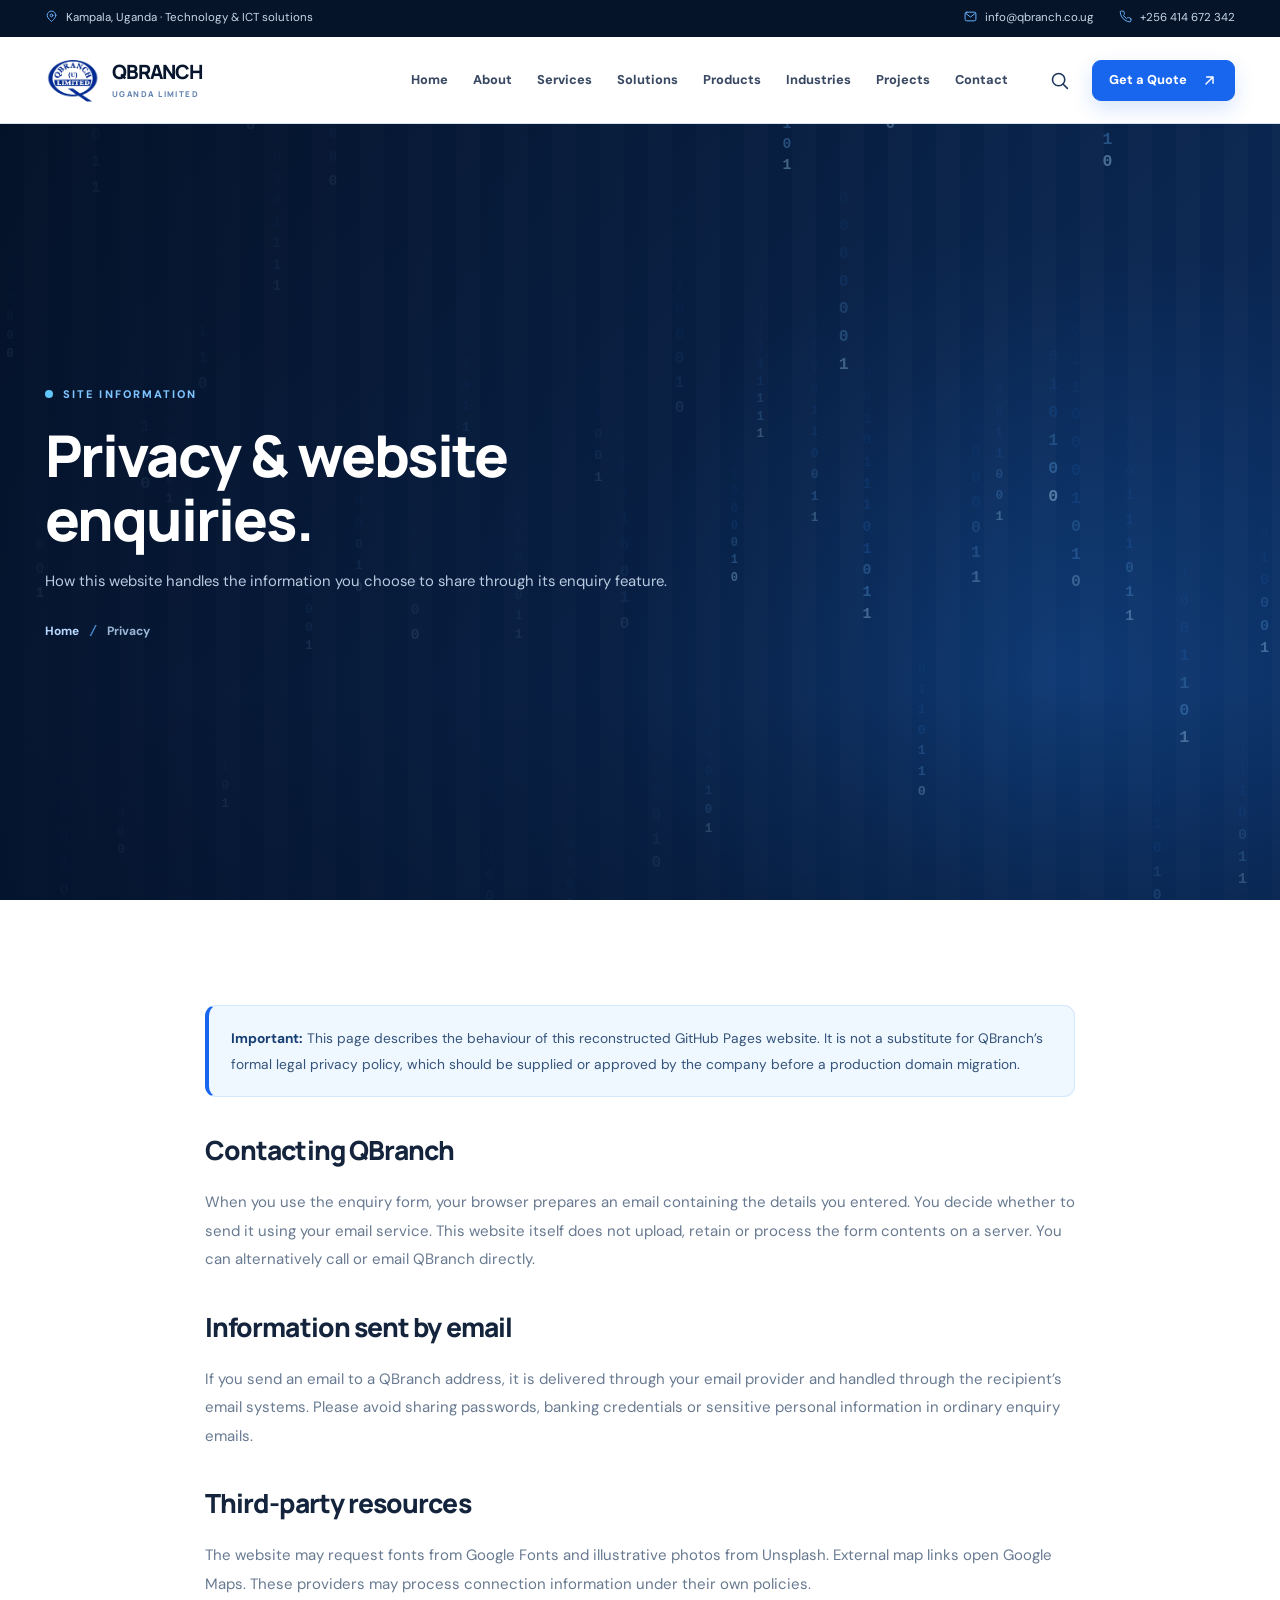
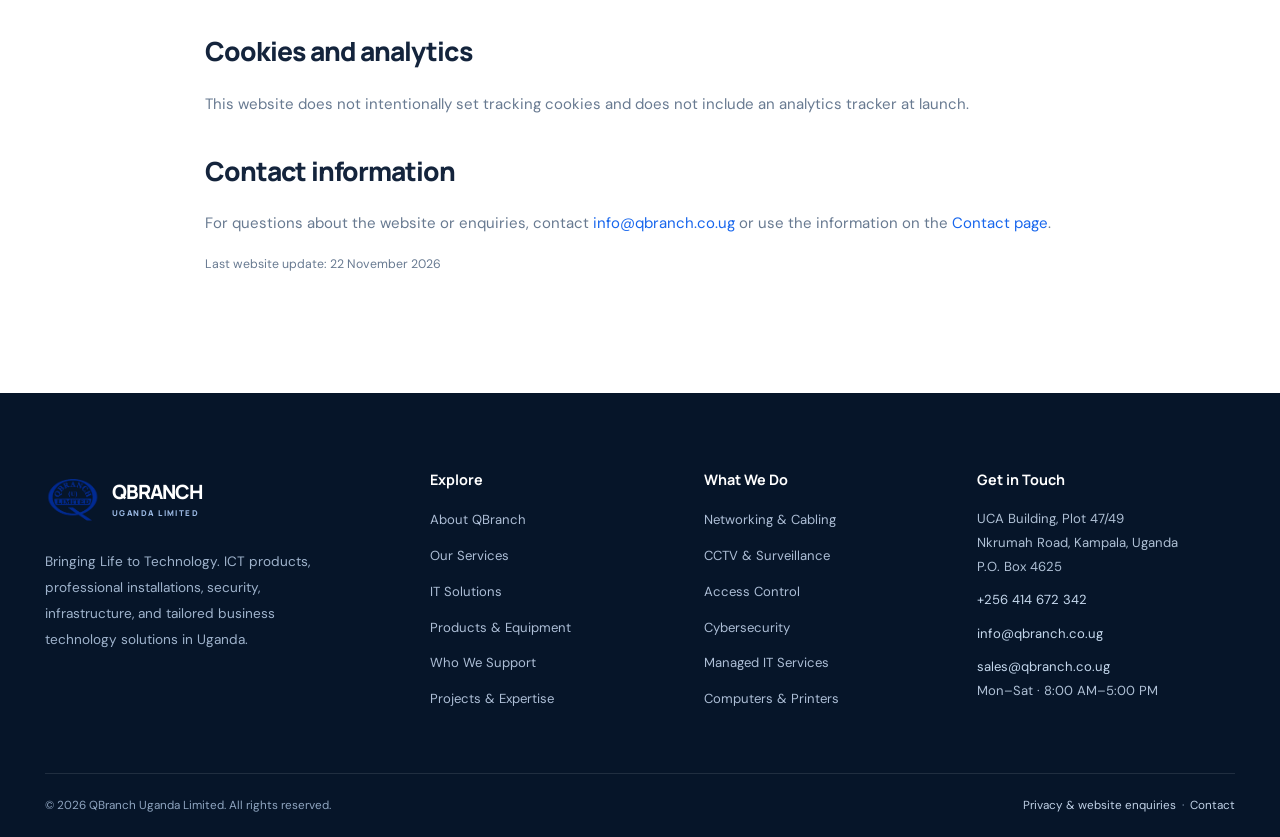
<file: privacy.html>
<!doctype html><html lang="en"><head><meta charset="utf-8"><meta name="viewport" content="width=device-width,initial-scale=1"><meta name="theme-color" content="#07162d"><meta name="description" content="How enquiry emails, contact information and external resources work on the QBranch website."><meta name="robots" content="index,follow"><title>Privacy &amp; Website Enquiries | QBranch Uganda Limited</title><link rel="canonical" href="https://mdanson27.github.io/qbranch-website/privacy.html"><link rel="icon" href="Qbranch-logo.png" type="image/png"><link rel="preconnect" href="https://fonts.googleapis.com"><link rel="preconnect" href="https://fonts.gstatic.com" crossorigin><link rel="preconnect" href="https://images.unsplash.com"><link rel="stylesheet" href="assets/site.css?v=20261122-viewport2"><meta property="og:title" content="Privacy &amp; Website Enquiries | QBranch Uganda Limited"><meta property="og:description" content="How enquiry emails, contact information and external resources work on the QBranch website."><meta property="og:type" content="website"><meta property="og:url" content="https://mdanson27.github.io/qbranch-website/privacy.html"><meta property="og:image" content="https://mdanson27.github.io/qbranch-website/Qbranch-logo.png"><meta name="twitter:card" content="summary"><script type="application/ld+json">{"@context": "https://schema.org", "@type": "Organization", "name": "QBranch Uganda Limited", "url": "https://mdanson27.github.io/qbranch-website/", "logo": "https://mdanson27.github.io/qbranch-website/Qbranch-logo.png", "email": "info@qbranch.co.ug", "telephone": "+256414672342", "address": {"@type": "PostalAddress", "streetAddress": "Plot 47/49, Uganda Cooperative Alliance Building, Nkrumah Road", "addressLocality": "Kampala", "addressCountry": "UG"}}</script><link rel="stylesheet" href="assets/showcase.css?v=20261123-curated2"><link rel="stylesheet" href="assets/refinement.css?v=20261123-globe2"></head><body data-page="privacy"><a class="skip-link" href="#main-content" style="position:absolute;left:-9999px;top:5px;z-index:200;background:#fff;padding:10px" onfocus="this.style.left='10px'" onblur="this.style.left='-9999px'">Skip to main content</a><div class="scroll-track" aria-hidden="true"></div>
<div class="topbar"><div class="container topbar-inner"><span><svg aria-hidden="true" class="" xmlns="http://www.w3.org/2000/svg" viewBox="0 0 24 24" fill="none" stroke="currentColor" stroke-width="1.8" stroke-linecap="round" stroke-linejoin="round"><path d="M20 10c0 5-8 11-8 11S4 15 4 10a8 8 0 1 1 16 0Z"/><circle cx="12" cy="10" r="2.5"/></svg> Kampala, Uganda · Technology & ICT solutions</span><div class="topbar-links"><a href="mailto:info@qbranch.co.ug"><svg aria-hidden="true" class="" xmlns="http://www.w3.org/2000/svg" viewBox="0 0 24 24" fill="none" stroke="currentColor" stroke-width="1.8" stroke-linecap="round" stroke-linejoin="round"><rect x="2" y="4" width="20" height="16" rx="3"/><path d="m3 6 9 7 9-7"/></svg> info@qbranch.co.ug</a><a href="tel:+256414672342"><svg aria-hidden="true" class="" xmlns="http://www.w3.org/2000/svg" viewBox="0 0 24 24" fill="none" stroke="currentColor" stroke-width="1.8" stroke-linecap="round" stroke-linejoin="round"><path d="M22 16.9v3a2 2 0 0 1-2.2 2 19.4 19.4 0 0 1-8.5-3 19.1 19.1 0 0 1-6-6 19.4 19.4 0 0 1-3-8.5A2 2 0 0 1 4.3 2h3a2 2 0 0 1 2 1.7c.15.95.4 1.9.75 2.8a2 2 0 0 1-.45 2.1L8.3 9.9a16 16 0 0 0 5.8 5.8l1.3-1.3a2 2 0 0 1 2.1-.45 15 15 0 0 0 2.8.75 2 2 0 0 1 1.7 2z"/></svg> +256 414 672 342</a></div></div></div>
<header class="site-header"><div class="container nav-inner">
<a class="brand" href="index.html" aria-label="QBranch Uganda Limited, home"><img class="brand-logo" src="Qbranch-logo.png" alt="QBranch Uganda Limited logo" width="56" height="56"><span class="brand-type">QBRANCH<small>UGANDA LIMITED</small></span></a>
<nav class="nav-links" aria-label="Primary navigation"><a href="index.html" class="" >Home</a><a href="about.html" class="" >About</a><a href="services.html" class="" >Services</a><a href="solutions.html" class="" >Solutions</a><a href="products.html" class="" >Products</a><a href="industries.html" class="" >Industries</a><a href="projects.html" class="" >Projects</a><a href="contact.html" class="" >Contact</a></nav>
<div class="nav-cta"><button class="search-trigger" type="button" aria-label="Search this website" title="Search (Ctrl+K)"><svg aria-hidden="true" class="" xmlns="http://www.w3.org/2000/svg" viewBox="0 0 24 24" fill="none" stroke="currentColor" stroke-width="1.8" stroke-linecap="round" stroke-linejoin="round"><circle cx="11" cy="11" r="7"/><path d="m16 16 5 5"/></svg></button><a class="btn small" href="contact.html" >Get a Quote <svg aria-hidden="true" class="" xmlns="http://www.w3.org/2000/svg" viewBox="0 0 24 24" fill="none" stroke="currentColor" stroke-width="1.8" stroke-linecap="round" stroke-linejoin="round"><path d="M7 17 17 7M8 7h9v9"/></svg></a><button class="menu-trigger" type="button" aria-label="Open menu" aria-expanded="false" aria-controls="mobile-drawer"><svg aria-hidden="true" class="" xmlns="http://www.w3.org/2000/svg" viewBox="0 0 24 24" fill="none" stroke="currentColor" stroke-width="1.8" stroke-linecap="round" stroke-linejoin="round"><path d="M4 7h16M4 12h16M4 17h16"/></svg></button></div>
</div></header>
<div class="mobile-drawer" id="mobile-drawer" aria-hidden="true"><div class="mobile-panel"><div class="mobile-top"><a class="brand" href="index.html"><img class="brand-logo" src="Qbranch-logo.png" alt="" width="42" height="42"><span class="brand-type">QBRANCH<small>UGANDA LIMITED</small></span></a><button type="button" class="mobile-close" aria-label="Close menu"><svg aria-hidden="true" class="" xmlns="http://www.w3.org/2000/svg" viewBox="0 0 24 24" fill="none" stroke="currentColor" stroke-width="1.8" stroke-linecap="round" stroke-linejoin="round"><path d="M18 6 6 18M6 6l12 12"/></svg></button></div><nav class="mobile-nav" aria-label="Mobile navigation"><a href="index.html" class="" >Home</a><a href="about.html" class="" >About</a><a href="services.html" class="" >Services</a><a href="solutions.html" class="" >Solutions</a><a href="products.html" class="" >Products</a><a href="industries.html" class="" >Industries</a><a href="projects.html" class="" >Projects</a><a href="contact.html" class="" >Contact</a></nav><a class="btn " href="contact.html" >Request a Quote <svg aria-hidden="true" class="" xmlns="http://www.w3.org/2000/svg" viewBox="0 0 24 24" fill="none" stroke="currentColor" stroke-width="1.8" stroke-linecap="round" stroke-linejoin="round"><path d="M7 17 17 7M8 7h9v9"/></svg></a></div></div>
<div id="search-overlay" class="search-overlay" role="dialog" aria-modal="true" aria-label="Search the QBranch website" aria-hidden="true"><div class="search-box"><div class="search-header"><h2>What are you looking for?</h2><button type="button" class="search-close" aria-label="Close search"><svg aria-hidden="true" class="" xmlns="http://www.w3.org/2000/svg" viewBox="0 0 24 24" fill="none" stroke="currentColor" stroke-width="1.8" stroke-linecap="round" stroke-linejoin="round"><path d="M18 6 6 18M6 6l12 12"/></svg></button></div><label for="site-search" class="eyebrow">Search QBranch</label><input class="search-input" id="site-search" type="search" placeholder="Try networking, CCTV, data security…" autocomplete="off"><div id="search-results" class="search-results" aria-live="polite"></div></div></div><main id="main-content"><section class="page-hero"><div class="container"><span class="kicker light">SITE INFORMATION</span><h1>Privacy & website<br>enquiries.</h1><p>How this website handles the information you choose to share through its enquiry feature.</p><div class="breadcrumb"><a href="index.html">Home</a><span class="breadcrumb-divider" aria-hidden="true">/</span> <span>Privacy</span></div></div></section><section class="section"><div class="container"><div class="policy-text"><p class="note-banner"><strong>Important:</strong> This page describes the behaviour of this reconstructed GitHub Pages website. It is not a substitute for QBranch’s formal legal privacy policy, which should be supplied or approved by the company before a production domain migration.</p><h2>Contacting QBranch</h2><p>When you use the enquiry form, your browser prepares an email containing the details you entered. You decide whether to send it using your email service. This website itself does not upload, retain or process the form contents on a server. You can alternatively call or email QBranch directly.</p><h2>Information sent by email</h2><p>If you send an email to a QBranch address, it is delivered through your email provider and handled through the recipient’s email systems. Please avoid sharing passwords, banking credentials or sensitive personal information in ordinary enquiry emails.</p><h2>Third-party resources</h2><p>The website may request fonts from Google Fonts and illustrative photos from Unsplash. External map links open Google Maps. These providers may process connection information under their own policies.</p><h2>Cookies and analytics</h2><p>This website does not intentionally set tracking cookies and does not include an analytics tracker at launch.</p><h2>Contact information</h2><p>For questions about the website or enquiries, contact <a href="mailto:info@qbranch.co.ug" style="color:var(--blue)">info@qbranch.co.ug</a> or use the information on the <a href="contact.html" style="color:var(--blue)">Contact page</a>.</p><p style="font-size:.77rem">Last website update: 22 November 2026</p></div></div></section></main><footer class="footer"><div class="container"><div class="footer-grid"><div><a class="brand" href="index.html"><img class="brand-logo" src="Qbranch-logo.png" alt="QBranch logo" width="56" height="56"><span class="brand-type">QBRANCH<small>UGANDA LIMITED</small></span></a><p style="max-width:275px;margin:22px 0 0">Bringing Life to Technology. ICT products, professional installations, security, infrastructure, and tailored business technology solutions in Uganda.</p></div>
<div><h4>Explore</h4><ul><li><a href="about.html">About QBranch</a></li><li><a href="services.html">Our Services</a></li><li><a href="solutions.html">IT Solutions</a></li><li><a href="products.html">Products & Equipment</a></li><li><a href="industries.html">Who We Support</a></li><li><a href="projects.html">Projects & Expertise</a></li></ul></div>
<div><h4>What We Do</h4><ul><li><a href="services.html#networks">Networking & Cabling</a></li><li><a href="services.html#surveillance">CCTV & Surveillance</a></li><li><a href="services.html#access">Access Control</a></li><li><a href="solutions.html#security">Cybersecurity</a></li><li><a href="solutions.html#managed">Managed IT Services</a></li><li><a href="products.html">Computers & Printers</a></li></ul></div>
<div><h4>Get in Touch</h4><div class="footer-address">UCA Building, Plot 47/49<br>Nkrumah Road, Kampala, Uganda<br>P.O. Box 4625<br><a href="tel:+256414672342">+256 414 672 342</a><br><a href="mailto:info@qbranch.co.ug">info@qbranch.co.ug</a><br><a href="mailto:sales@qbranch.co.ug">sales@qbranch.co.ug</a><br>Mon–Sat · 8:00 AM–5:00 PM</div></div></div>
<div class="footer-bottom"><span>© <span id="year">2026</span> QBranch Uganda Limited. All rights reserved.</span><span><a href="privacy.html">Privacy & website enquiries</a> &nbsp;·&nbsp; <a href="contact.html">Contact</a></span></div></div></footer>
<button class="backtop" aria-label="Back to top" type="button"><svg aria-hidden="true" class="" xmlns="http://www.w3.org/2000/svg" viewBox="0 0 24 24" fill="none" stroke="currentColor" stroke-width="1.8" stroke-linecap="round" stroke-linejoin="round"><path d="m6 14 6-6 6 6"/></svg></button><div class="toast" id="toast" role="status" aria-live="polite"></div><script src="assets/site.js?v=20261122-viewport2" defer></script><script>document.getElementById('year').textContent=new Date().getFullYear()</script><script src="assets/showcase.js?v=20261123-curated2" defer></script><script src="assets/refinement.js?v=20261123-globe2" defer></script></body></html>
</file>
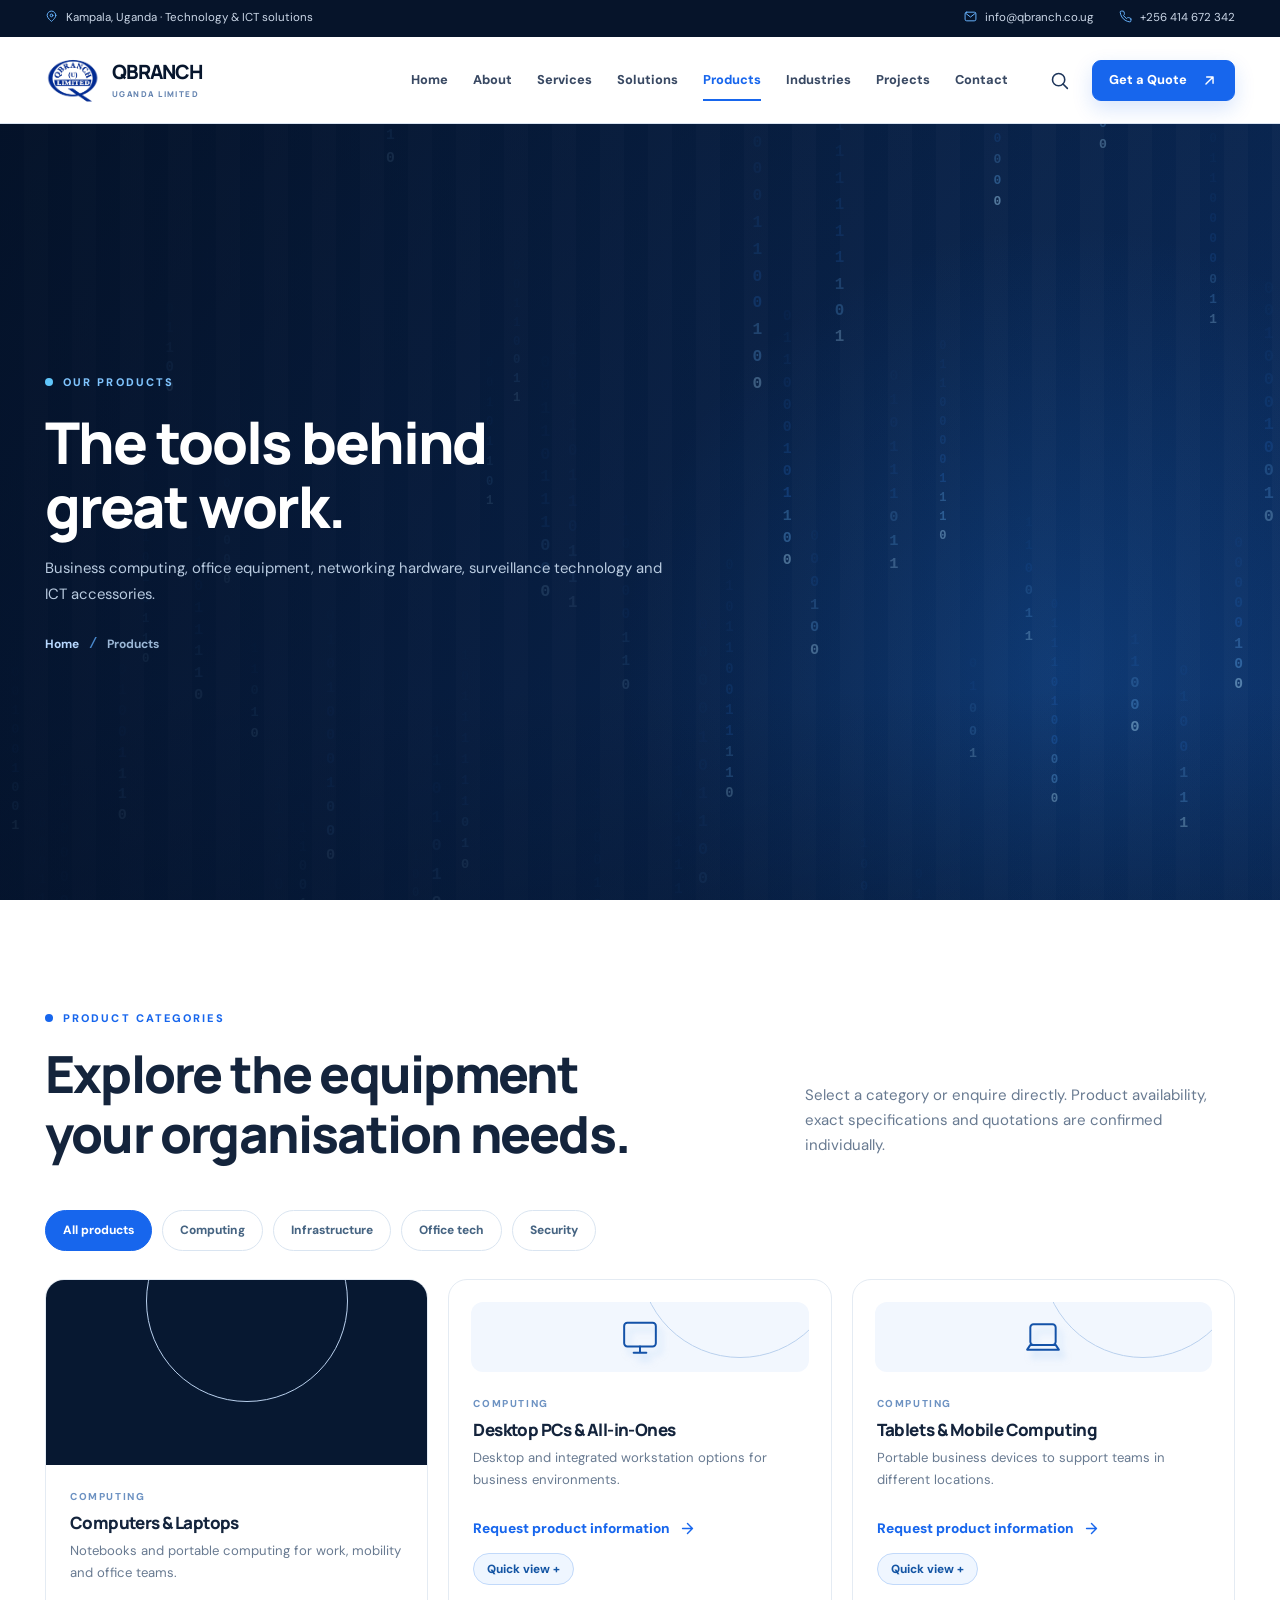
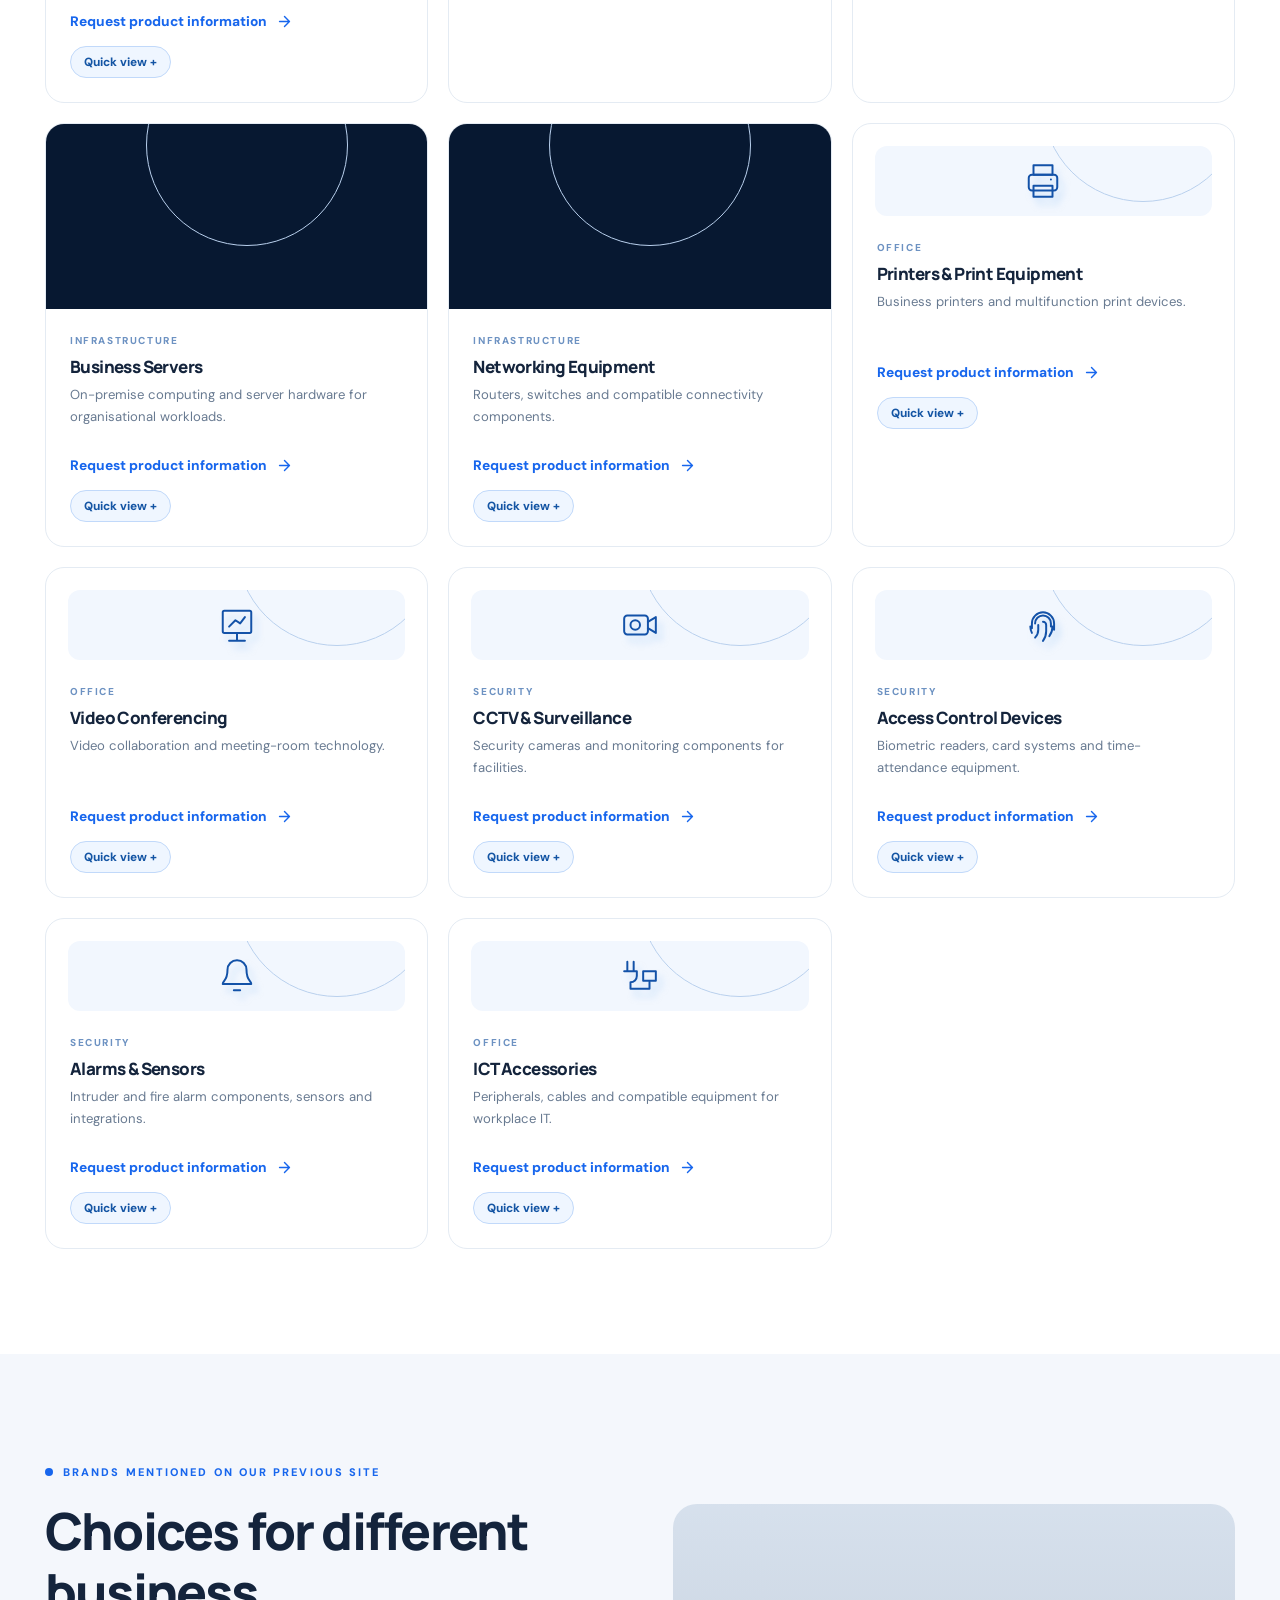
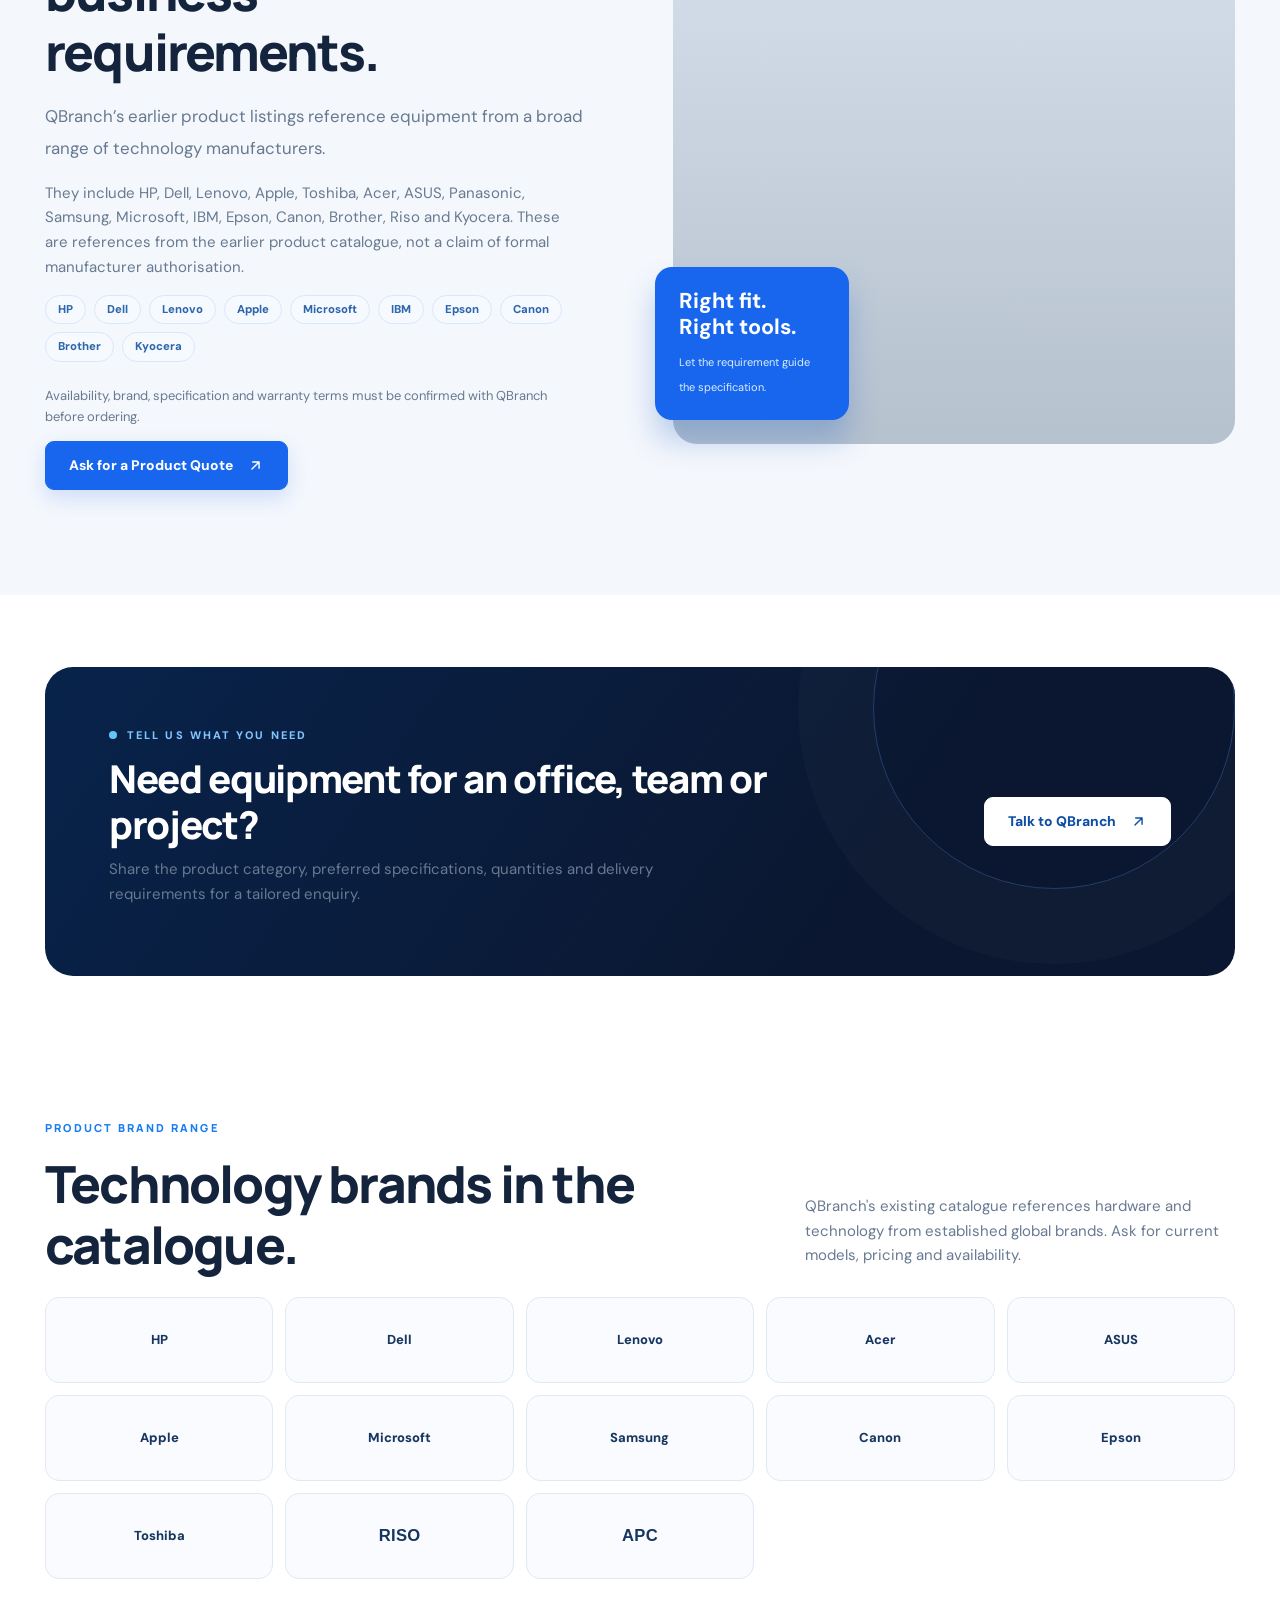
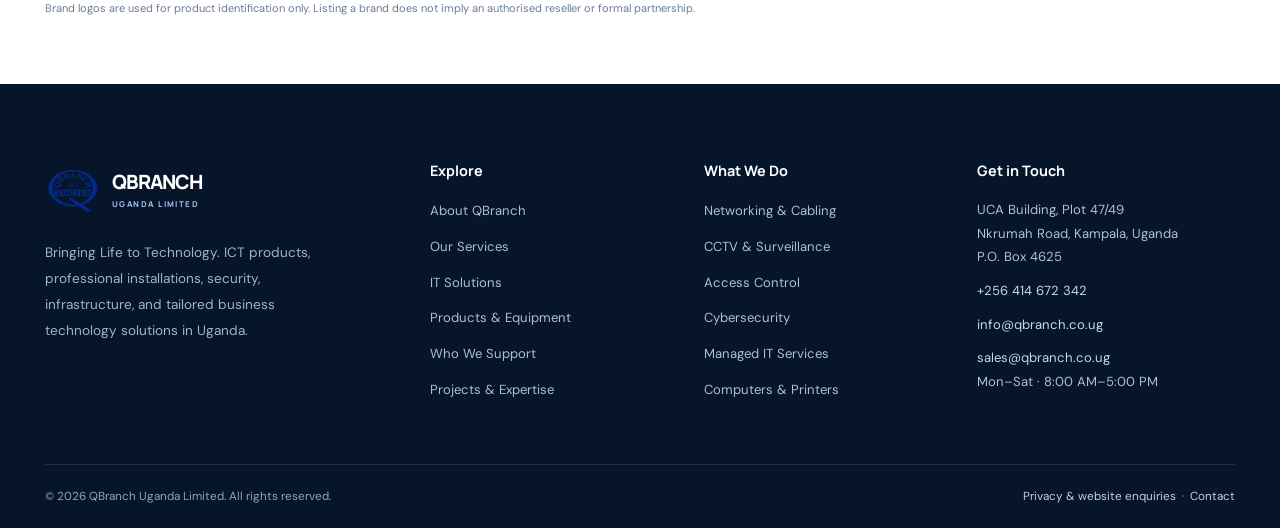
<file: products.html>
<!doctype html><html lang="en"><head><meta charset="utf-8"><meta name="viewport" content="width=device-width,initial-scale=1"><meta name="theme-color" content="#07162d"><meta name="description" content="Browse QBranch business computing, networking hardware, printers, security devices and conference equipment categories."><meta name="robots" content="index,follow"><title>Computers, Servers, Printers &amp; ICT Products | QBranch Uganda Limited</title><link rel="canonical" href="https://mdanson27.github.io/qbranch-website/products.html"><link rel="icon" href="Qbranch-logo.png" type="image/png"><link rel="preconnect" href="https://fonts.googleapis.com"><link rel="preconnect" href="https://fonts.gstatic.com" crossorigin><link rel="preconnect" href="https://images.unsplash.com"><link rel="stylesheet" href="assets/site.css?v=20261122-viewport2"><meta property="og:title" content="Computers, Servers, Printers &amp; ICT Products | QBranch Uganda Limited"><meta property="og:description" content="Browse QBranch business computing, networking hardware, printers, security devices and conference equipment categories."><meta property="og:type" content="website"><meta property="og:url" content="https://mdanson27.github.io/qbranch-website/products.html"><meta property="og:image" content="https://mdanson27.github.io/qbranch-website/Qbranch-logo.png"><meta name="twitter:card" content="summary"><script type="application/ld+json">{"@context": "https://schema.org", "@type": "Organization", "name": "QBranch Uganda Limited", "url": "https://mdanson27.github.io/qbranch-website/", "logo": "https://mdanson27.github.io/qbranch-website/Qbranch-logo.png", "email": "info@qbranch.co.ug", "telephone": "+256414672342", "address": {"@type": "PostalAddress", "streetAddress": "Plot 47/49, Uganda Cooperative Alliance Building, Nkrumah Road", "addressLocality": "Kampala", "addressCountry": "UG"}}</script><link rel="stylesheet" href="assets/showcase.css?v=20261123-curated2"><link rel="stylesheet" href="assets/refinement.css?v=20261123-globe2"></head><body data-page="products"><a class="skip-link" href="#main-content" style="position:absolute;left:-9999px;top:5px;z-index:200;background:#fff;padding:10px" onfocus="this.style.left='10px'" onblur="this.style.left='-9999px'">Skip to main content</a><div class="scroll-track" aria-hidden="true"></div>
<div class="topbar"><div class="container topbar-inner"><span><svg aria-hidden="true" class="" xmlns="http://www.w3.org/2000/svg" viewBox="0 0 24 24" fill="none" stroke="currentColor" stroke-width="1.8" stroke-linecap="round" stroke-linejoin="round"><path d="M20 10c0 5-8 11-8 11S4 15 4 10a8 8 0 1 1 16 0Z"/><circle cx="12" cy="10" r="2.5"/></svg> Kampala, Uganda · Technology & ICT solutions</span><div class="topbar-links"><a href="mailto:info@qbranch.co.ug"><svg aria-hidden="true" class="" xmlns="http://www.w3.org/2000/svg" viewBox="0 0 24 24" fill="none" stroke="currentColor" stroke-width="1.8" stroke-linecap="round" stroke-linejoin="round"><rect x="2" y="4" width="20" height="16" rx="3"/><path d="m3 6 9 7 9-7"/></svg> info@qbranch.co.ug</a><a href="tel:+256414672342"><svg aria-hidden="true" class="" xmlns="http://www.w3.org/2000/svg" viewBox="0 0 24 24" fill="none" stroke="currentColor" stroke-width="1.8" stroke-linecap="round" stroke-linejoin="round"><path d="M22 16.9v3a2 2 0 0 1-2.2 2 19.4 19.4 0 0 1-8.5-3 19.1 19.1 0 0 1-6-6 19.4 19.4 0 0 1-3-8.5A2 2 0 0 1 4.3 2h3a2 2 0 0 1 2 1.7c.15.95.4 1.9.75 2.8a2 2 0 0 1-.45 2.1L8.3 9.9a16 16 0 0 0 5.8 5.8l1.3-1.3a2 2 0 0 1 2.1-.45 15 15 0 0 0 2.8.75 2 2 0 0 1 1.7 2z"/></svg> +256 414 672 342</a></div></div></div>
<header class="site-header"><div class="container nav-inner">
<a class="brand" href="index.html" aria-label="QBranch Uganda Limited, home"><img class="brand-logo" src="Qbranch-logo.png" alt="QBranch Uganda Limited logo" width="56" height="56"><span class="brand-type">QBRANCH<small>UGANDA LIMITED</small></span></a>
<nav class="nav-links" aria-label="Primary navigation"><a href="index.html" class="" >Home</a><a href="about.html" class="" >About</a><a href="services.html" class="" >Services</a><a href="solutions.html" class="" >Solutions</a><a href="products.html" class="active" aria-current=page>Products</a><a href="industries.html" class="" >Industries</a><a href="projects.html" class="" >Projects</a><a href="contact.html" class="" >Contact</a></nav>
<div class="nav-cta"><button class="search-trigger" type="button" aria-label="Search this website" title="Search (Ctrl+K)"><svg aria-hidden="true" class="" xmlns="http://www.w3.org/2000/svg" viewBox="0 0 24 24" fill="none" stroke="currentColor" stroke-width="1.8" stroke-linecap="round" stroke-linejoin="round"><circle cx="11" cy="11" r="7"/><path d="m16 16 5 5"/></svg></button><a class="btn small" href="contact.html" >Get a Quote <svg aria-hidden="true" class="" xmlns="http://www.w3.org/2000/svg" viewBox="0 0 24 24" fill="none" stroke="currentColor" stroke-width="1.8" stroke-linecap="round" stroke-linejoin="round"><path d="M7 17 17 7M8 7h9v9"/></svg></a><button class="menu-trigger" type="button" aria-label="Open menu" aria-expanded="false" aria-controls="mobile-drawer"><svg aria-hidden="true" class="" xmlns="http://www.w3.org/2000/svg" viewBox="0 0 24 24" fill="none" stroke="currentColor" stroke-width="1.8" stroke-linecap="round" stroke-linejoin="round"><path d="M4 7h16M4 12h16M4 17h16"/></svg></button></div>
</div></header>
<div class="mobile-drawer" id="mobile-drawer" aria-hidden="true"><div class="mobile-panel"><div class="mobile-top"><a class="brand" href="index.html"><img class="brand-logo" src="Qbranch-logo.png" alt="" width="42" height="42"><span class="brand-type">QBRANCH<small>UGANDA LIMITED</small></span></a><button type="button" class="mobile-close" aria-label="Close menu"><svg aria-hidden="true" class="" xmlns="http://www.w3.org/2000/svg" viewBox="0 0 24 24" fill="none" stroke="currentColor" stroke-width="1.8" stroke-linecap="round" stroke-linejoin="round"><path d="M18 6 6 18M6 6l12 12"/></svg></button></div><nav class="mobile-nav" aria-label="Mobile navigation"><a href="index.html" class="" >Home</a><a href="about.html" class="" >About</a><a href="services.html" class="" >Services</a><a href="solutions.html" class="" >Solutions</a><a href="products.html" class="active" aria-current=page>Products</a><a href="industries.html" class="" >Industries</a><a href="projects.html" class="" >Projects</a><a href="contact.html" class="" >Contact</a></nav><a class="btn " href="contact.html" >Request a Quote <svg aria-hidden="true" class="" xmlns="http://www.w3.org/2000/svg" viewBox="0 0 24 24" fill="none" stroke="currentColor" stroke-width="1.8" stroke-linecap="round" stroke-linejoin="round"><path d="M7 17 17 7M8 7h9v9"/></svg></a></div></div>
<div id="search-overlay" class="search-overlay" role="dialog" aria-modal="true" aria-label="Search the QBranch website" aria-hidden="true"><div class="search-box"><div class="search-header"><h2>What are you looking for?</h2><button type="button" class="search-close" aria-label="Close search"><svg aria-hidden="true" class="" xmlns="http://www.w3.org/2000/svg" viewBox="0 0 24 24" fill="none" stroke="currentColor" stroke-width="1.8" stroke-linecap="round" stroke-linejoin="round"><path d="M18 6 6 18M6 6l12 12"/></svg></button></div><label for="site-search" class="eyebrow">Search QBranch</label><input class="search-input" id="site-search" type="search" placeholder="Try networking, CCTV, data security…" autocomplete="off"><div id="search-results" class="search-results" aria-live="polite"></div></div></div><main id="main-content"><section class="page-hero"><div class="container"><span class="kicker light">OUR PRODUCTS</span><h1>The tools behind<br>great work.</h1><p>Business computing, office equipment, networking hardware, surveillance technology and ICT accessories.</p><div class="breadcrumb"><a href="index.html">Home</a><span class="breadcrumb-divider" aria-hidden="true">/</span> <span>Products</span></div></div></section><section class="section"><div class="container"><div class="section-head"><div><span class="kicker">PRODUCT CATEGORIES</span><h2>Explore the equipment<br>your organisation needs.</h2></div><p>Select a category or enquire directly. Product availability, exact specifications and quotations are confirmed individually.</p></div>
<div class="filters" aria-label="Filter products"><button class="filter active" type="button" data-filter="all" aria-pressed="true">All products</button><button class="filter" type="button" data-filter="computing" aria-pressed="false">Computing</button><button class="filter" type="button" data-filter="infrastructure" aria-pressed="false">Infrastructure</button><button class="filter" type="button" data-filter="office" aria-pressed="false">Office tech</button><button class="filter" type="button" data-filter="security" aria-pressed="false">Security</button></div><div class="product-grid"><article class="product-card reveal" data-product-category="computing" id="computers-&amp;-laptops"><div class="product-art "><svg aria-hidden="true" class="" xmlns="http://www.w3.org/2000/svg" viewBox="0 0 24 24" fill="none" stroke="currentColor" stroke-width="1.8" stroke-linecap="round" stroke-linejoin="round"><rect x="4" y="4" width="16" height="13" rx="2"/><path d="M2 20h20l-2-3H4l-2 3Z"/></svg></div><div class="product-body"><small>COMPUTING</small><h3>Computers & Laptops</h3><p>Notebooks and portable computing for work, mobility and office teams.</p><a class="arrow-link" href="contact.html?service=products">Request product information <svg aria-hidden="true" class="" xmlns="http://www.w3.org/2000/svg" viewBox="0 0 24 24" fill="none" stroke="currentColor" stroke-width="1.8" stroke-linecap="round" stroke-linejoin="round"><path d="M5 12h14M12 5l7 7-7 7"/></svg></a></div></article><article class="product-card reveal" data-product-category="computing" id="desktop-pcs-&amp;-all-in-ones"><div class="product-art indigo"><svg aria-hidden="true" class="" xmlns="http://www.w3.org/2000/svg" viewBox="0 0 24 24" fill="none" stroke="currentColor" stroke-width="1.8" stroke-linecap="round" stroke-linejoin="round"><rect x="2" y="3" width="20" height="15" rx="2"/><path d="M8 22h8m-4-4v4"/></svg></div><div class="product-body"><small>COMPUTING</small><h3>Desktop PCs & All-in-Ones</h3><p>Desktop and integrated workstation options for business environments.</p><a class="arrow-link" href="contact.html?service=products">Request product information <svg aria-hidden="true" class="" xmlns="http://www.w3.org/2000/svg" viewBox="0 0 24 24" fill="none" stroke="currentColor" stroke-width="1.8" stroke-linecap="round" stroke-linejoin="round"><path d="M5 12h14M12 5l7 7-7 7"/></svg></a></div></article><article class="product-card reveal" data-product-category="computing" id="tablets-&amp;-mobile-computing"><div class="product-art aqua"><svg aria-hidden="true" class="" xmlns="http://www.w3.org/2000/svg" viewBox="0 0 24 24" fill="none" stroke="currentColor" stroke-width="1.8" stroke-linecap="round" stroke-linejoin="round"><rect x="4" y="4" width="16" height="13" rx="2"/><path d="M2 20h20l-2-3H4l-2 3Z"/></svg></div><div class="product-body"><small>COMPUTING</small><h3>Tablets & Mobile Computing</h3><p>Portable business devices to support teams in different locations.</p><a class="arrow-link" href="contact.html?service=products">Request product information <svg aria-hidden="true" class="" xmlns="http://www.w3.org/2000/svg" viewBox="0 0 24 24" fill="none" stroke="currentColor" stroke-width="1.8" stroke-linecap="round" stroke-linejoin="round"><path d="M5 12h14M12 5l7 7-7 7"/></svg></a></div></article><article class="product-card reveal" data-product-category="infrastructure" id="business-servers"><div class="product-art dark"><svg aria-hidden="true" class="" xmlns="http://www.w3.org/2000/svg" viewBox="0 0 24 24" fill="none" stroke="currentColor" stroke-width="1.8" stroke-linecap="round" stroke-linejoin="round"><rect x="3" y="3" width="18" height="7" rx="2"/><rect x="3" y="14" width="18" height="7" rx="2"/><path d="M7 6.5h.01M7 17.5h.01M11 6.5h7M11 17.5h7"/></svg></div><div class="product-body"><small>INFRASTRUCTURE</small><h3>Business Servers</h3><p>On-premise computing and server hardware for organisational workloads.</p><a class="arrow-link" href="contact.html?service=products">Request product information <svg aria-hidden="true" class="" xmlns="http://www.w3.org/2000/svg" viewBox="0 0 24 24" fill="none" stroke="currentColor" stroke-width="1.8" stroke-linecap="round" stroke-linejoin="round"><path d="M5 12h14M12 5l7 7-7 7"/></svg></a></div></article><article class="product-card reveal" data-product-category="infrastructure" id="networking-equipment"><div class="product-art indigo"><svg aria-hidden="true" class="" xmlns="http://www.w3.org/2000/svg" viewBox="0 0 24 24" fill="none" stroke="currentColor" stroke-width="1.8" stroke-linecap="round" stroke-linejoin="round"><rect x="2" y="3" width="8" height="7" rx="1.5"/><rect x="14" y="3" width="8" height="7" rx="1.5"/><rect x="8" y="15" width="8" height="7" rx="1.5"/><path d="M6 10v3h12v-3M12 13v2"/></svg></div><div class="product-body"><small>INFRASTRUCTURE</small><h3>Networking Equipment</h3><p>Routers, switches and compatible connectivity components.</p><a class="arrow-link" href="contact.html?service=products">Request product information <svg aria-hidden="true" class="" xmlns="http://www.w3.org/2000/svg" viewBox="0 0 24 24" fill="none" stroke="currentColor" stroke-width="1.8" stroke-linecap="round" stroke-linejoin="round"><path d="M5 12h14M12 5l7 7-7 7"/></svg></a></div></article><article class="product-card reveal" data-product-category="office" id="printers-&amp;-print-equipment"><div class="product-art aqua"><svg aria-hidden="true" class="" xmlns="http://www.w3.org/2000/svg" viewBox="0 0 24 24" fill="none" stroke="currentColor" stroke-width="1.8" stroke-linecap="round" stroke-linejoin="round"><rect x="6" y="2" width="12" height="6"/><rect x="3" y="8" width="18" height="10" rx="2"/><path d="M6 15h12v7H6zM17 11h.01"/></svg></div><div class="product-body"><small>OFFICE</small><h3>Printers & Print Equipment</h3><p>Business printers and multifunction print devices.</p><a class="arrow-link" href="contact.html?service=products">Request product information <svg aria-hidden="true" class="" xmlns="http://www.w3.org/2000/svg" viewBox="0 0 24 24" fill="none" stroke="currentColor" stroke-width="1.8" stroke-linecap="round" stroke-linejoin="round"><path d="M5 12h14M12 5l7 7-7 7"/></svg></a></div></article><article class="product-card reveal" data-product-category="office" id="conferencing"><div class="product-art "><svg aria-hidden="true" class="" xmlns="http://www.w3.org/2000/svg" viewBox="0 0 24 24" fill="none" stroke="currentColor" stroke-width="1.8" stroke-linecap="round" stroke-linejoin="round"><rect x="3" y="3" width="18" height="14" rx="1"/><path d="M12 17v5M7 22h10m-10-9 4-4 3 2 3-4"/></svg></div><div class="product-body"><small>OFFICE</small><h3>Video Conferencing</h3><p>Video collaboration and meeting-room technology.</p><a class="arrow-link" href="contact.html?service=products">Request product information <svg aria-hidden="true" class="" xmlns="http://www.w3.org/2000/svg" viewBox="0 0 24 24" fill="none" stroke="currentColor" stroke-width="1.8" stroke-linecap="round" stroke-linejoin="round"><path d="M5 12h14M12 5l7 7-7 7"/></svg></a></div></article><article class="product-card reveal" data-product-category="security" id="cctv-&amp;-surveillance"><div class="product-art dark"><svg aria-hidden="true" class="" xmlns="http://www.w3.org/2000/svg" viewBox="0 0 24 24" fill="none" stroke="currentColor" stroke-width="1.8" stroke-linecap="round" stroke-linejoin="round"><rect x="2" y="6" width="15" height="12" rx="2"/><path d="m17 10 5-3v10l-5-3"/><circle cx="9" cy="12" r="3"/></svg></div><div class="product-body"><small>SECURITY</small><h3>CCTV & Surveillance</h3><p>Security cameras and monitoring components for facilities.</p><a class="arrow-link" href="contact.html?service=products">Request product information <svg aria-hidden="true" class="" xmlns="http://www.w3.org/2000/svg" viewBox="0 0 24 24" fill="none" stroke="currentColor" stroke-width="1.8" stroke-linecap="round" stroke-linejoin="round"><path d="M5 12h14M12 5l7 7-7 7"/></svg></a></div></article><article class="product-card reveal" data-product-category="security" id="access-control-devices"><div class="product-art aqua"><svg aria-hidden="true" class="" xmlns="http://www.w3.org/2000/svg" viewBox="0 0 24 24" fill="none" stroke="currentColor" stroke-width="1.8" stroke-linecap="round" stroke-linejoin="round"><path d="M7 11a5 5 0 0 1 10 0v2M5 14v-3a7 7 0 0 1 14 0v4M9 12v3a7 7 0 0 1-2 5m5-10a2 2 0 0 1 2 2v4a10 10 0 0 1-2 6m-7-5a9 9 0 0 1-1-4m12 6a10 10 0 0 0 2-6"/></svg></div><div class="product-body"><small>SECURITY</small><h3>Access Control Devices</h3><p>Biometric readers, card systems and time-attendance equipment.</p><a class="arrow-link" href="contact.html?service=products">Request product information <svg aria-hidden="true" class="" xmlns="http://www.w3.org/2000/svg" viewBox="0 0 24 24" fill="none" stroke="currentColor" stroke-width="1.8" stroke-linecap="round" stroke-linejoin="round"><path d="M5 12h14M12 5l7 7-7 7"/></svg></a></div></article><article class="product-card reveal" data-product-category="security" id="alarms-&amp;-sensors"><div class="product-art indigo"><svg aria-hidden="true" class="" xmlns="http://www.w3.org/2000/svg" viewBox="0 0 24 24" fill="none" stroke="currentColor" stroke-width="1.8" stroke-linecap="round" stroke-linejoin="round"><path d="M18 8a6 6 0 0 0-12 0c0 7-3 7-3 9h18c0-2-3-2-3-9M10 21h4"/></svg></div><div class="product-body"><small>SECURITY</small><h3>Alarms & Sensors</h3><p>Intruder and fire alarm components, sensors and integrations.</p><a class="arrow-link" href="contact.html?service=products">Request product information <svg aria-hidden="true" class="" xmlns="http://www.w3.org/2000/svg" viewBox="0 0 24 24" fill="none" stroke="currentColor" stroke-width="1.8" stroke-linecap="round" stroke-linejoin="round"><path d="M5 12h14M12 5l7 7-7 7"/></svg></a></div></article><article class="product-card reveal" data-product-category="office" id="ict-accessories"><div class="product-art "><svg aria-hidden="true" class="" xmlns="http://www.w3.org/2000/svg" viewBox="0 0 24 24" fill="none" stroke="currentColor" stroke-width="1.8" stroke-linecap="round" stroke-linejoin="round"><path d="M4 9V3m4 6V3M2 9h8v3a4 4 0 0 1-4 4v4h12v-4M14 9h8v6h-8z"/></svg></div><div class="product-body"><small>OFFICE</small><h3>ICT Accessories</h3><p>Peripherals, cables and compatible equipment for workplace IT.</p><a class="arrow-link" href="contact.html?service=products">Request product information <svg aria-hidden="true" class="" xmlns="http://www.w3.org/2000/svg" viewBox="0 0 24 24" fill="none" stroke="currentColor" stroke-width="1.8" stroke-linecap="round" stroke-linejoin="round"><path d="M5 12h14M12 5l7 7-7 7"/></svg></a></div></article></div></div></section><section class="section soft-bg"><div class="container"><div class="feature-split"><div><span class="kicker">BRANDS MENTIONED ON OUR PREVIOUS SITE</span><h2 class="display-title">Choices for different<br>business requirements.</h2><p class="section-intro">QBranch’s earlier product listings reference equipment from a broad range of technology manufacturers.</p><p>They include HP, Dell, Lenovo, Apple, Toshiba, Acer, ASUS, Panasonic, Samsung, Microsoft, IBM, Epson, Canon, Brother, Riso and Kyocera. These are references from the earlier product catalogue, not a claim of formal manufacturer authorisation.</p><div class="taglist"><span class="pill">HP</span><span class="pill">Dell</span><span class="pill">Lenovo</span><span class="pill">Apple</span><span class="pill">Microsoft</span><span class="pill">IBM</span><span class="pill">Epson</span><span class="pill">Canon</span><span class="pill">Brother</span><span class="pill">Kyocera</span></div><p style="margin-top:23px;font-size:.81rem">Availability, brand, specification and warranty terms must be confirmed with QBranch before ordering.</p><a class="btn " href="contact.html" >Ask for a Product Quote <svg aria-hidden="true" class="" xmlns="http://www.w3.org/2000/svg" viewBox="0 0 24 24" fill="none" stroke="currentColor" stroke-width="1.8" stroke-linecap="round" stroke-linejoin="round"><path d="M7 17 17 7M8 7h9v9"/></svg></a></div><div class="feature-visual"><div class="feature-photo" role="img" aria-label="Illustrative technology workstations"></div><div class="feature-photo secondary-photo" role="img" aria-label="Illustrative servers and networking hardware"></div><div class="feature-number"><strong>Right fit.<br>Right tools.</strong><small>Let the requirement guide the specification.</small></div></div></div></div></section><section class="section-tight"><div class="container"><div class="cta-dark"><div><span class="kicker light">TELL US WHAT YOU NEED</span><h2>Need equipment for an office, team or project?</h2><p>Share the product category, preferred specifications, quantities and delivery requirements for a tailored enquiry.</p></div><a class="btn white" href="contact.html" >Talk to QBranch <svg aria-hidden="true" class="" xmlns="http://www.w3.org/2000/svg" viewBox="0 0 24 24" fill="none" stroke="currentColor" stroke-width="1.8" stroke-linecap="round" stroke-linejoin="round"><path d="M7 17 17 7M8 7h9v9"/></svg></a></div></div></section></main><footer class="footer"><div class="container"><div class="footer-grid"><div><a class="brand" href="index.html"><img class="brand-logo" src="Qbranch-logo.png" alt="QBranch logo" width="56" height="56"><span class="brand-type">QBRANCH<small>UGANDA LIMITED</small></span></a><p style="max-width:275px;margin:22px 0 0">Bringing Life to Technology. ICT products, professional installations, security, infrastructure, and tailored business technology solutions in Uganda.</p></div>
<div><h4>Explore</h4><ul><li><a href="about.html">About QBranch</a></li><li><a href="services.html">Our Services</a></li><li><a href="solutions.html">IT Solutions</a></li><li><a href="products.html">Products & Equipment</a></li><li><a href="industries.html">Who We Support</a></li><li><a href="projects.html">Projects & Expertise</a></li></ul></div>
<div><h4>What We Do</h4><ul><li><a href="services.html#networks">Networking & Cabling</a></li><li><a href="services.html#surveillance">CCTV & Surveillance</a></li><li><a href="services.html#access">Access Control</a></li><li><a href="solutions.html#security">Cybersecurity</a></li><li><a href="solutions.html#managed">Managed IT Services</a></li><li><a href="products.html">Computers & Printers</a></li></ul></div>
<div><h4>Get in Touch</h4><div class="footer-address">UCA Building, Plot 47/49<br>Nkrumah Road, Kampala, Uganda<br>P.O. Box 4625<br><a href="tel:+256414672342">+256 414 672 342</a><br><a href="mailto:info@qbranch.co.ug">info@qbranch.co.ug</a><br><a href="mailto:sales@qbranch.co.ug">sales@qbranch.co.ug</a><br>Mon–Sat · 8:00 AM–5:00 PM</div></div></div>
<div class="footer-bottom"><span>© <span id="year">2026</span> QBranch Uganda Limited. All rights reserved.</span><span><a href="privacy.html">Privacy & website enquiries</a> &nbsp;·&nbsp; <a href="contact.html">Contact</a></span></div></div></footer>
<button class="backtop" aria-label="Back to top" type="button"><svg aria-hidden="true" class="" xmlns="http://www.w3.org/2000/svg" viewBox="0 0 24 24" fill="none" stroke="currentColor" stroke-width="1.8" stroke-linecap="round" stroke-linejoin="round"><path d="m6 14 6-6 6 6"/></svg></button><div class="toast" id="toast" role="status" aria-live="polite"></div><script src="assets/site.js?v=20261122-viewport2" defer></script><script>document.getElementById('year').textContent=new Date().getFullYear()</script><script src="assets/showcase.js?v=20261123-curated2" defer></script><script src="assets/refinement.js?v=20261123-globe2" defer></script></body></html>
</file>
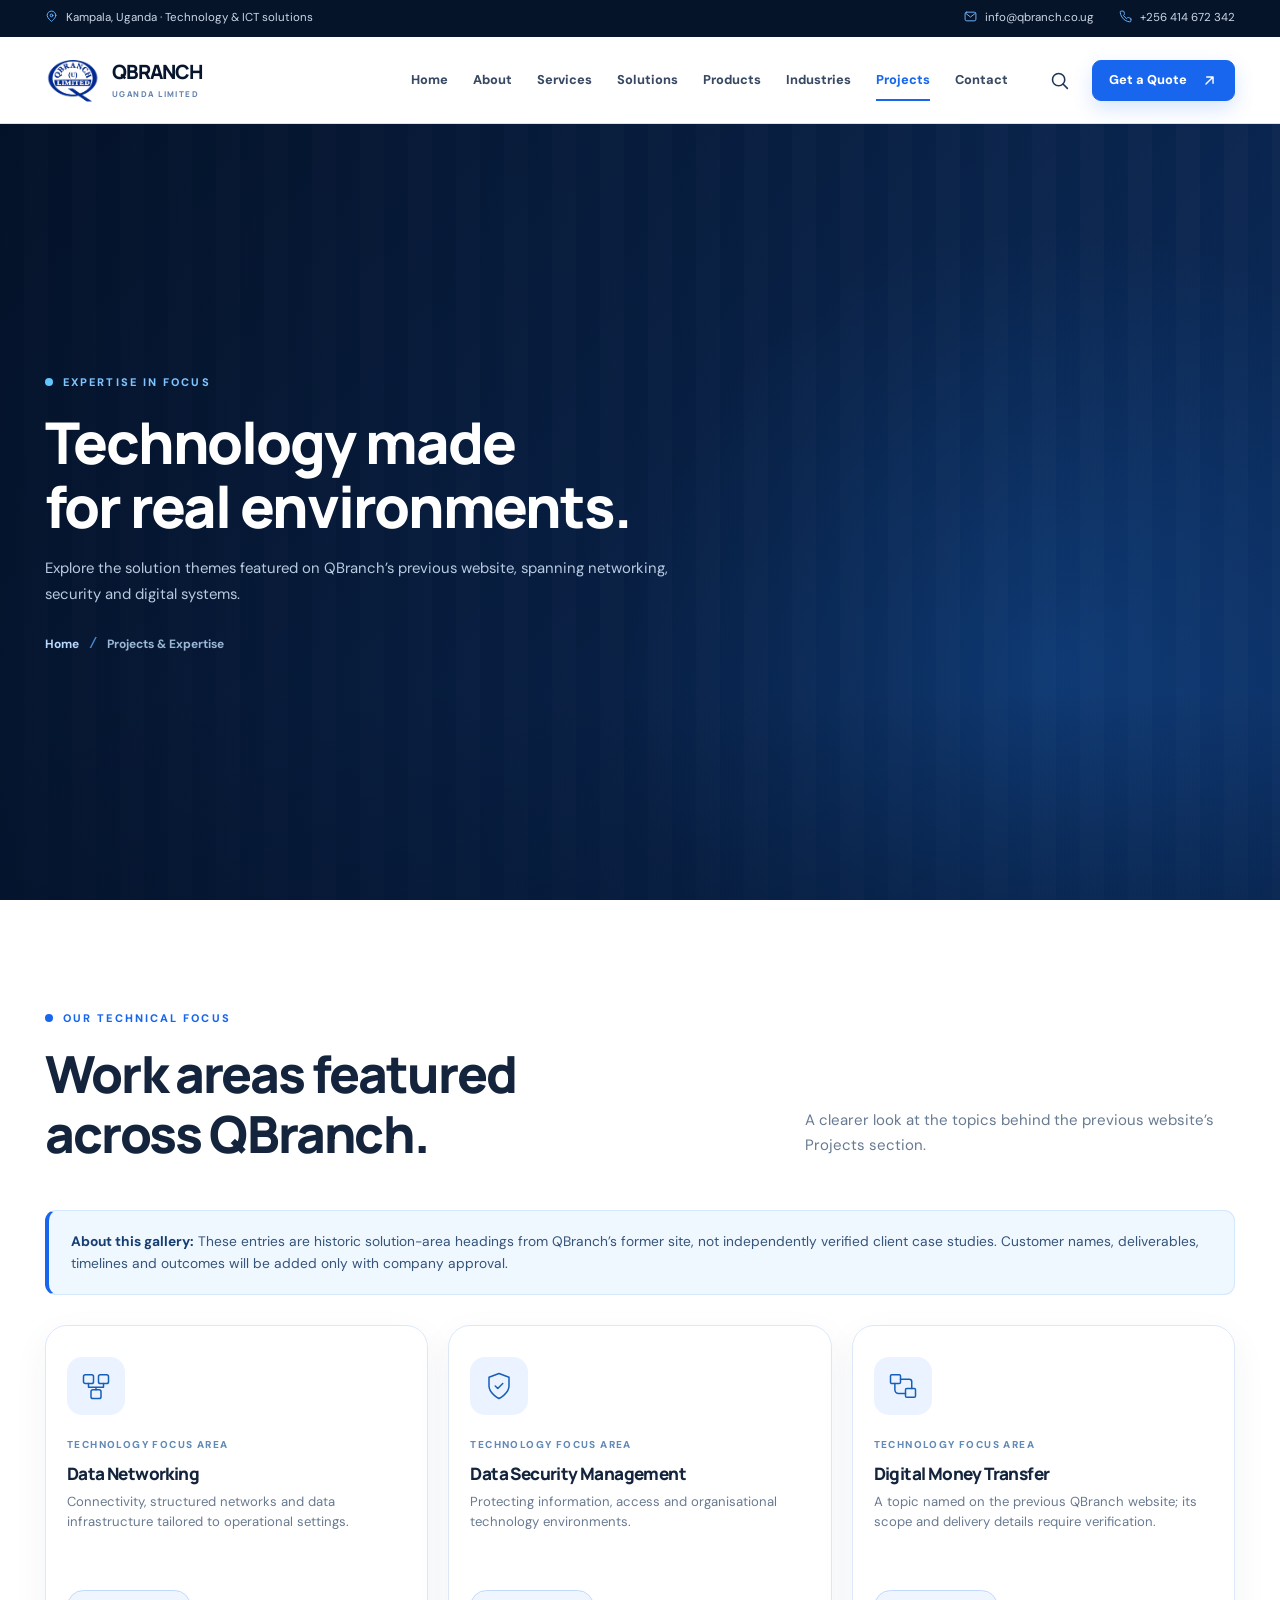
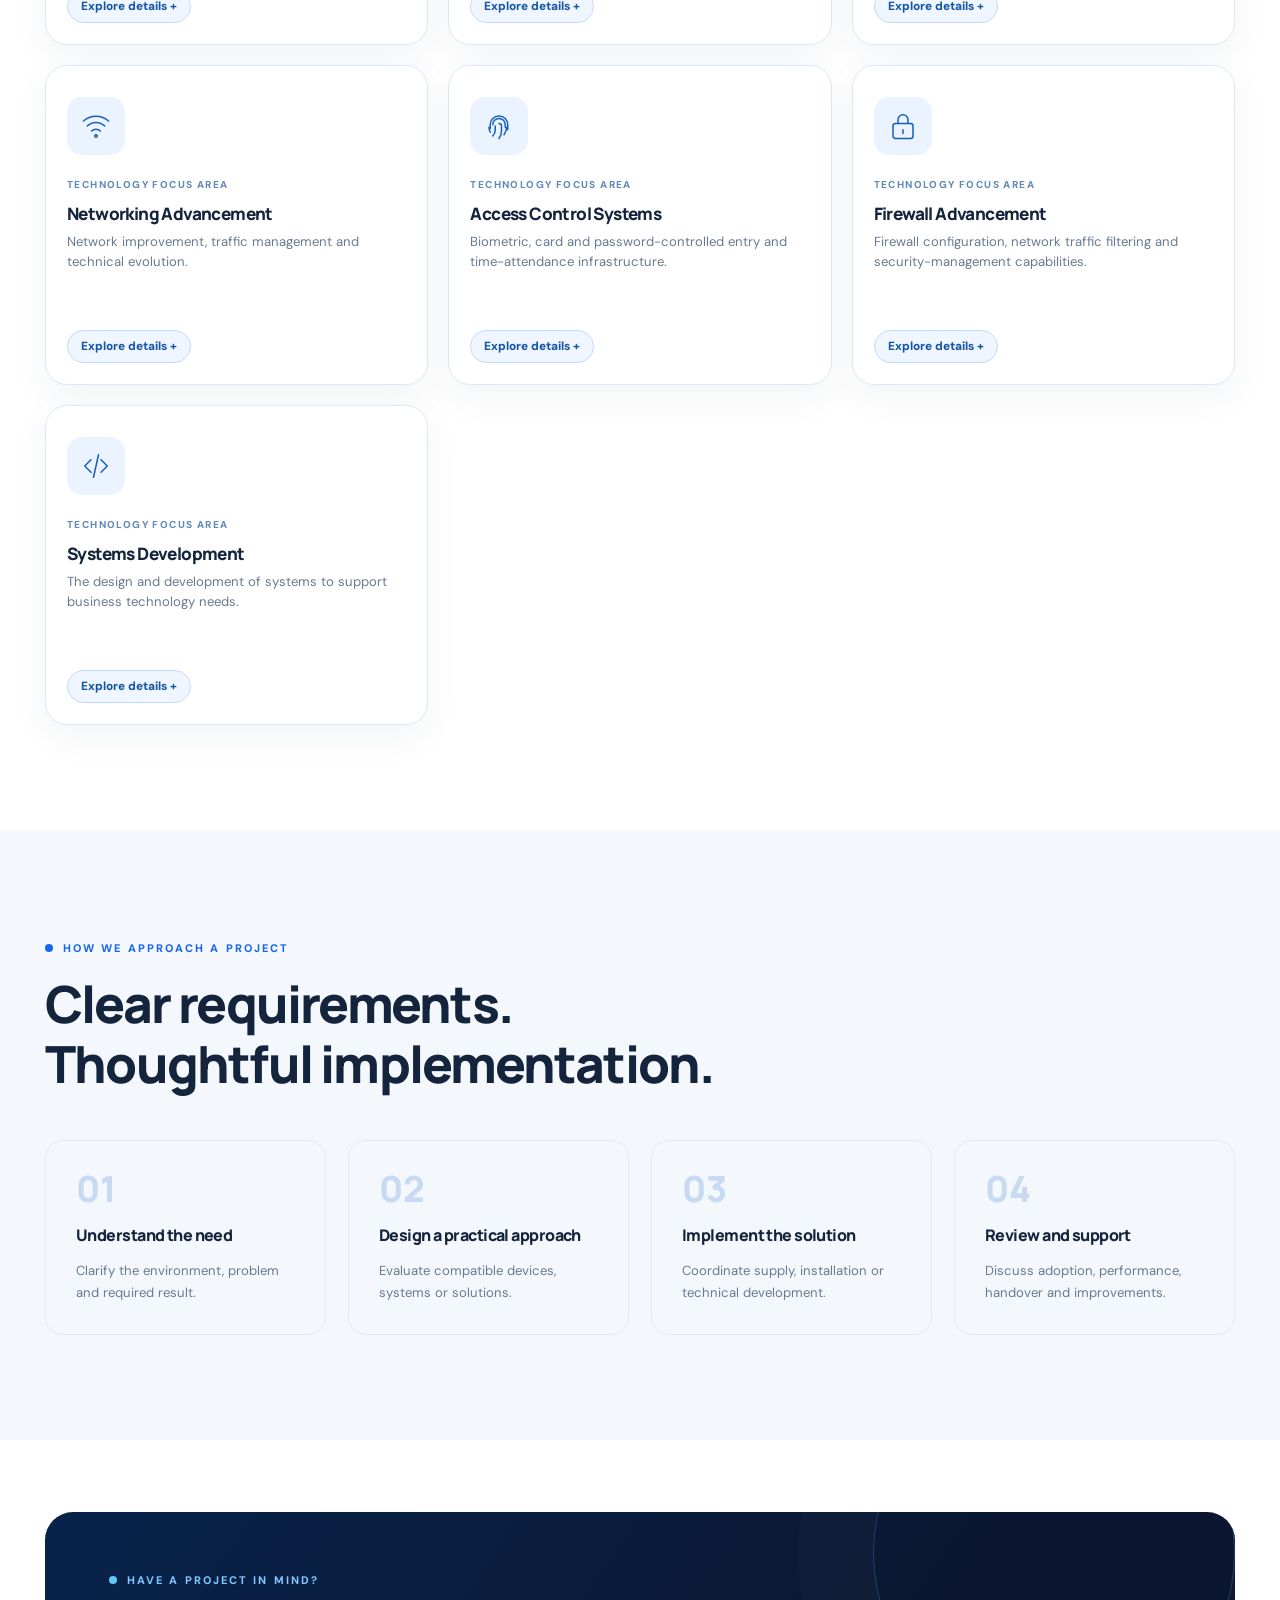
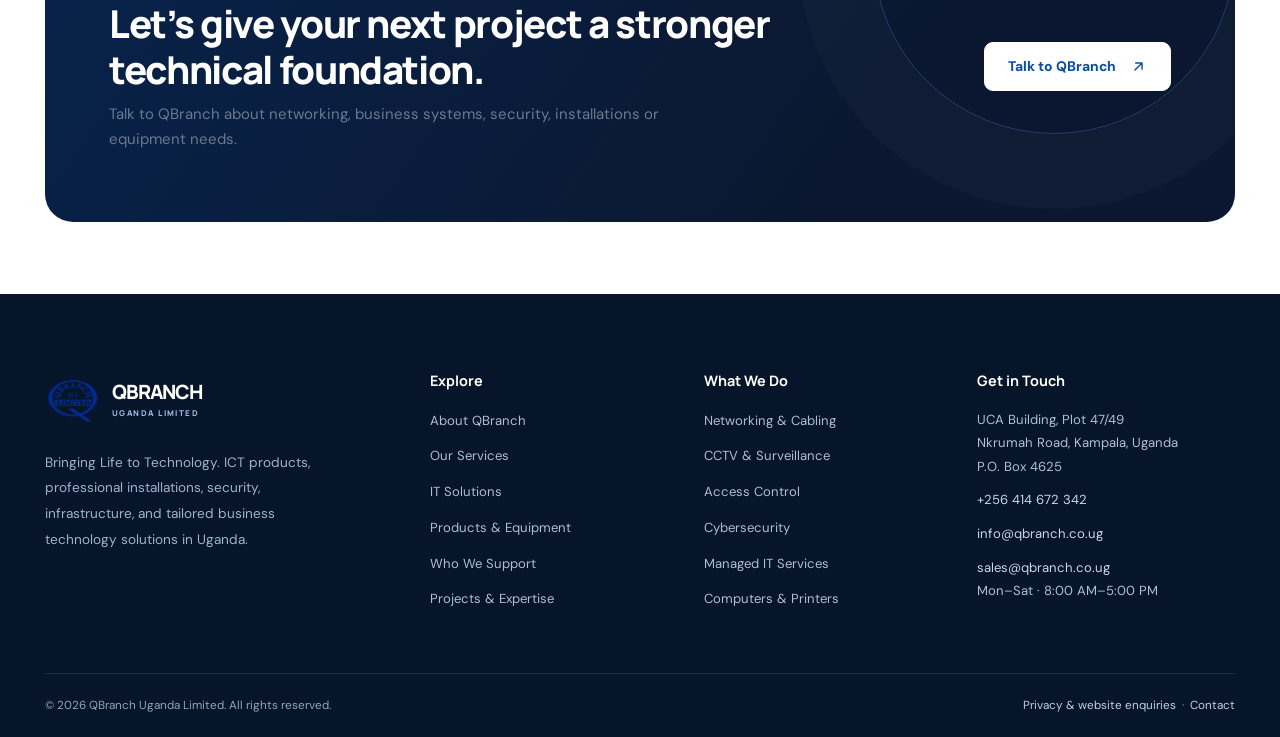
<file: projects.html>
<!doctype html><html lang="en"><head><meta charset="utf-8"><meta name="viewport" content="width=device-width,initial-scale=1"><meta name="theme-color" content="#07162d"><meta name="description" content="Explore technology focus areas featured on QBranch’s previous website, from data networking to access control systems."><meta name="robots" content="index,follow"><title>QBranch Technology Expertise &amp; Projects | QBranch Uganda Limited</title><link rel="canonical" href="https://mdanson27.github.io/qbranch-website/projects.html"><link rel="icon" href="Qbranch-logo.png" type="image/png"><link rel="preconnect" href="https://fonts.googleapis.com"><link rel="preconnect" href="https://fonts.gstatic.com" crossorigin><link rel="preconnect" href="https://images.unsplash.com"><link rel="stylesheet" href="assets/site.css?v=20261122-viewport2"><meta property="og:title" content="QBranch Technology Expertise &amp; Projects | QBranch Uganda Limited"><meta property="og:description" content="Explore technology focus areas featured on QBranch’s previous website, from data networking to access control systems."><meta property="og:type" content="website"><meta property="og:url" content="https://mdanson27.github.io/qbranch-website/projects.html"><meta property="og:image" content="https://mdanson27.github.io/qbranch-website/Qbranch-logo.png"><meta name="twitter:card" content="summary"><script type="application/ld+json">{"@context": "https://schema.org", "@type": "Organization", "name": "QBranch Uganda Limited", "url": "https://mdanson27.github.io/qbranch-website/", "logo": "https://mdanson27.github.io/qbranch-website/Qbranch-logo.png", "email": "info@qbranch.co.ug", "telephone": "+256414672342", "address": {"@type": "PostalAddress", "streetAddress": "Plot 47/49, Uganda Cooperative Alliance Building, Nkrumah Road", "addressLocality": "Kampala", "addressCountry": "UG"}}</script><link rel="stylesheet" href="assets/showcase.css?v=20261123-curated2"><link rel="stylesheet" href="assets/refinement.css?v=20261123-globe2"></head><body data-page="projects"><a class="skip-link" href="#main-content" style="position:absolute;left:-9999px;top:5px;z-index:200;background:#fff;padding:10px" onfocus="this.style.left='10px'" onblur="this.style.left='-9999px'">Skip to main content</a><div class="scroll-track" aria-hidden="true"></div>
<div class="topbar"><div class="container topbar-inner"><span><svg aria-hidden="true" class="" xmlns="http://www.w3.org/2000/svg" viewBox="0 0 24 24" fill="none" stroke="currentColor" stroke-width="1.8" stroke-linecap="round" stroke-linejoin="round"><path d="M20 10c0 5-8 11-8 11S4 15 4 10a8 8 0 1 1 16 0Z"/><circle cx="12" cy="10" r="2.5"/></svg> Kampala, Uganda · Technology & ICT solutions</span><div class="topbar-links"><a href="mailto:info@qbranch.co.ug"><svg aria-hidden="true" class="" xmlns="http://www.w3.org/2000/svg" viewBox="0 0 24 24" fill="none" stroke="currentColor" stroke-width="1.8" stroke-linecap="round" stroke-linejoin="round"><rect x="2" y="4" width="20" height="16" rx="3"/><path d="m3 6 9 7 9-7"/></svg> info@qbranch.co.ug</a><a href="tel:+256414672342"><svg aria-hidden="true" class="" xmlns="http://www.w3.org/2000/svg" viewBox="0 0 24 24" fill="none" stroke="currentColor" stroke-width="1.8" stroke-linecap="round" stroke-linejoin="round"><path d="M22 16.9v3a2 2 0 0 1-2.2 2 19.4 19.4 0 0 1-8.5-3 19.1 19.1 0 0 1-6-6 19.4 19.4 0 0 1-3-8.5A2 2 0 0 1 4.3 2h3a2 2 0 0 1 2 1.7c.15.95.4 1.9.75 2.8a2 2 0 0 1-.45 2.1L8.3 9.9a16 16 0 0 0 5.8 5.8l1.3-1.3a2 2 0 0 1 2.1-.45 15 15 0 0 0 2.8.75 2 2 0 0 1 1.7 2z"/></svg> +256 414 672 342</a></div></div></div>
<header class="site-header"><div class="container nav-inner">
<a class="brand" href="index.html" aria-label="QBranch Uganda Limited, home"><img class="brand-logo" src="Qbranch-logo.png" alt="QBranch Uganda Limited logo" width="56" height="56"><span class="brand-type">QBRANCH<small>UGANDA LIMITED</small></span></a>
<nav class="nav-links" aria-label="Primary navigation"><a href="index.html" class="" >Home</a><a href="about.html" class="" >About</a><a href="services.html" class="" >Services</a><a href="solutions.html" class="" >Solutions</a><a href="products.html" class="" >Products</a><a href="industries.html" class="" >Industries</a><a href="projects.html" class="active" aria-current=page>Projects</a><a href="contact.html" class="" >Contact</a></nav>
<div class="nav-cta"><button class="search-trigger" type="button" aria-label="Search this website" title="Search (Ctrl+K)"><svg aria-hidden="true" class="" xmlns="http://www.w3.org/2000/svg" viewBox="0 0 24 24" fill="none" stroke="currentColor" stroke-width="1.8" stroke-linecap="round" stroke-linejoin="round"><circle cx="11" cy="11" r="7"/><path d="m16 16 5 5"/></svg></button><a class="btn small" href="contact.html" >Get a Quote <svg aria-hidden="true" class="" xmlns="http://www.w3.org/2000/svg" viewBox="0 0 24 24" fill="none" stroke="currentColor" stroke-width="1.8" stroke-linecap="round" stroke-linejoin="round"><path d="M7 17 17 7M8 7h9v9"/></svg></a><button class="menu-trigger" type="button" aria-label="Open menu" aria-expanded="false" aria-controls="mobile-drawer"><svg aria-hidden="true" class="" xmlns="http://www.w3.org/2000/svg" viewBox="0 0 24 24" fill="none" stroke="currentColor" stroke-width="1.8" stroke-linecap="round" stroke-linejoin="round"><path d="M4 7h16M4 12h16M4 17h16"/></svg></button></div>
</div></header>
<div class="mobile-drawer" id="mobile-drawer" aria-hidden="true"><div class="mobile-panel"><div class="mobile-top"><a class="brand" href="index.html"><img class="brand-logo" src="Qbranch-logo.png" alt="" width="42" height="42"><span class="brand-type">QBRANCH<small>UGANDA LIMITED</small></span></a><button type="button" class="mobile-close" aria-label="Close menu"><svg aria-hidden="true" class="" xmlns="http://www.w3.org/2000/svg" viewBox="0 0 24 24" fill="none" stroke="currentColor" stroke-width="1.8" stroke-linecap="round" stroke-linejoin="round"><path d="M18 6 6 18M6 6l12 12"/></svg></button></div><nav class="mobile-nav" aria-label="Mobile navigation"><a href="index.html" class="" >Home</a><a href="about.html" class="" >About</a><a href="services.html" class="" >Services</a><a href="solutions.html" class="" >Solutions</a><a href="products.html" class="" >Products</a><a href="industries.html" class="" >Industries</a><a href="projects.html" class="active" aria-current=page>Projects</a><a href="contact.html" class="" >Contact</a></nav><a class="btn " href="contact.html" >Request a Quote <svg aria-hidden="true" class="" xmlns="http://www.w3.org/2000/svg" viewBox="0 0 24 24" fill="none" stroke="currentColor" stroke-width="1.8" stroke-linecap="round" stroke-linejoin="round"><path d="M7 17 17 7M8 7h9v9"/></svg></a></div></div>
<div id="search-overlay" class="search-overlay" role="dialog" aria-modal="true" aria-label="Search the QBranch website" aria-hidden="true"><div class="search-box"><div class="search-header"><h2>What are you looking for?</h2><button type="button" class="search-close" aria-label="Close search"><svg aria-hidden="true" class="" xmlns="http://www.w3.org/2000/svg" viewBox="0 0 24 24" fill="none" stroke="currentColor" stroke-width="1.8" stroke-linecap="round" stroke-linejoin="round"><path d="M18 6 6 18M6 6l12 12"/></svg></button></div><label for="site-search" class="eyebrow">Search QBranch</label><input class="search-input" id="site-search" type="search" placeholder="Try networking, CCTV, data security…" autocomplete="off"><div id="search-results" class="search-results" aria-live="polite"></div></div></div><main id="main-content"><section class="page-hero"><div class="container"><span class="kicker light">EXPERTISE IN FOCUS</span><h1>Technology made<br>for real environments.</h1><p>Explore the solution themes featured on QBranch’s previous website, spanning networking, security and digital systems.</p><div class="breadcrumb"><a href="index.html">Home</a><span class="breadcrumb-divider" aria-hidden="true">/</span> <span>Projects & Expertise</span></div></div></section><section class="section"><div class="container"><div class="section-head"><div><span class="kicker">OUR TECHNICAL FOCUS</span><h2>Work areas featured<br>across QBranch.</h2></div><p>A clearer look at the topics behind the previous website’s Projects section.</p></div><div class="note-banner" style="margin-bottom:30px"><strong>About this gallery:</strong> These entries are historic solution-area headings from QBranch’s former site, not independently verified client case studies. Customer names, deliverables, timelines and outcomes will be added only with company approval.</div><div class="project-grid"><article class="project-card reveal"><div class="project-art"><svg aria-hidden="true" class="" xmlns="http://www.w3.org/2000/svg" viewBox="0 0 24 24" fill="none" stroke="currentColor" stroke-width="1.8" stroke-linecap="round" stroke-linejoin="round"><rect x="2" y="3" width="8" height="7" rx="1.5"/><rect x="14" y="3" width="8" height="7" rx="1.5"/><rect x="8" y="15" width="8" height="7" rx="1.5"/><path d="M6 10v3h12v-3M12 13v2"/></svg></div><div class="project-body"><small>TECHNOLOGY FOCUS AREA</small><h3>Data Networking</h3><p>Connectivity, structured networks and data infrastructure tailored to operational settings.</p></div></article><article class="project-card reveal"><div class="project-art"><svg aria-hidden="true" class="" xmlns="http://www.w3.org/2000/svg" viewBox="0 0 24 24" fill="none" stroke="currentColor" stroke-width="1.8" stroke-linecap="round" stroke-linejoin="round"><path d="M12 22s8-4 8-10V5l-8-3-8 3v7c0 6 8 10 8 10Z"/><path d="m9 12 2 2 4-4"/></svg></div><div class="project-body"><small>TECHNOLOGY FOCUS AREA</small><h3>Data Security Management</h3><p>Protecting information, access and organisational technology environments.</p></div></article><article class="project-card reveal"><div class="project-art"><svg aria-hidden="true" class="" xmlns="http://www.w3.org/2000/svg" viewBox="0 0 24 24" fill="none" stroke="currentColor" stroke-width="1.8" stroke-linecap="round" stroke-linejoin="round"><rect x="2" y="3" width="8" height="7" rx="1"/><rect x="14" y="14" width="8" height="7" rx="1"/><path d="M10 6.5h7a2 2 0 0 1 2 2V14M5.5 10v5a3 3 0 0 0 3 3H14"/></svg></div><div class="project-body"><small>TECHNOLOGY FOCUS AREA</small><h3>Digital Money Transfer</h3><p>A topic named on the previous QBranch website; its scope and delivery details require verification.</p></div></article><article class="project-card reveal"><div class="project-art"><svg aria-hidden="true" class="" xmlns="http://www.w3.org/2000/svg" viewBox="0 0 24 24" fill="none" stroke="currentColor" stroke-width="1.8" stroke-linecap="round" stroke-linejoin="round"><path d="M2 8a15 15 0 0 1 20 0M5 12a10 10 0 0 1 14 0M8.5 16a5 5 0 0 1 7 0"/><circle cx="12" cy="20" r="1"/></svg></div><div class="project-body"><small>TECHNOLOGY FOCUS AREA</small><h3>Networking Advancement</h3><p>Network improvement, traffic management and technical evolution.</p></div></article><article class="project-card reveal"><div class="project-art"><svg aria-hidden="true" class="" xmlns="http://www.w3.org/2000/svg" viewBox="0 0 24 24" fill="none" stroke="currentColor" stroke-width="1.8" stroke-linecap="round" stroke-linejoin="round"><path d="M7 11a5 5 0 0 1 10 0v2M5 14v-3a7 7 0 0 1 14 0v4M9 12v3a7 7 0 0 1-2 5m5-10a2 2 0 0 1 2 2v4a10 10 0 0 1-2 6m-7-5a9 9 0 0 1-1-4m12 6a10 10 0 0 0 2-6"/></svg></div><div class="project-body"><small>TECHNOLOGY FOCUS AREA</small><h3>Access Control Systems</h3><p>Biometric, card and password-controlled entry and time-attendance infrastructure.</p></div></article><article class="project-card reveal"><div class="project-art"><svg aria-hidden="true" class="" xmlns="http://www.w3.org/2000/svg" viewBox="0 0 24 24" fill="none" stroke="currentColor" stroke-width="1.8" stroke-linecap="round" stroke-linejoin="round"><rect x="4" y="10" width="16" height="12" rx="2"/><path d="M8 10V7a4 4 0 0 1 8 0v3M12 15v3"/></svg></div><div class="project-body"><small>TECHNOLOGY FOCUS AREA</small><h3>Firewall Advancement</h3><p>Firewall configuration, network traffic filtering and security-management capabilities.</p></div></article><article class="project-card reveal"><div class="project-art"><svg aria-hidden="true" class="" xmlns="http://www.w3.org/2000/svg" viewBox="0 0 24 24" fill="none" stroke="currentColor" stroke-width="1.8" stroke-linecap="round" stroke-linejoin="round"><path d="m8 7-5 5 5 5m8-10 5 5-5 5m-2-14-4 18"/></svg></div><div class="project-body"><small>TECHNOLOGY FOCUS AREA</small><h3>Systems Development</h3><p>The design and development of systems to support business technology needs.</p></div></article></div></div></section><section class="section soft-bg"><div class="container"><div class="section-head "><div><span class="kicker">HOW WE APPROACH A PROJECT</span><h2>Clear requirements.<br>Thoughtful implementation.</h2></div></div><div class="step-grid"><article class="step-card reveal"><span class="num">01</span><h3>Understand the need</h3><p>Clarify the environment, problem and required result.</p></article><article class="step-card reveal"><span class="num">02</span><h3>Design a practical approach</h3><p>Evaluate compatible devices, systems or solutions.</p></article><article class="step-card reveal"><span class="num">03</span><h3>Implement the solution</h3><p>Coordinate supply, installation or technical development.</p></article><article class="step-card reveal"><span class="num">04</span><h3>Review and support</h3><p>Discuss adoption, performance, handover and improvements.</p></article></div></div></section><section class="section-tight"><div class="container"><div class="cta-dark"><div><span class="kicker light">HAVE A PROJECT IN MIND?</span><h2>Let’s give your next project a stronger technical foundation.</h2><p>Talk to QBranch about networking, business systems, security, installations or equipment needs.</p></div><a class="btn white" href="contact.html" >Talk to QBranch <svg aria-hidden="true" class="" xmlns="http://www.w3.org/2000/svg" viewBox="0 0 24 24" fill="none" stroke="currentColor" stroke-width="1.8" stroke-linecap="round" stroke-linejoin="round"><path d="M7 17 17 7M8 7h9v9"/></svg></a></div></div></section></main><footer class="footer"><div class="container"><div class="footer-grid"><div><a class="brand" href="index.html"><img class="brand-logo" src="Qbranch-logo.png" alt="QBranch logo" width="56" height="56"><span class="brand-type">QBRANCH<small>UGANDA LIMITED</small></span></a><p style="max-width:275px;margin:22px 0 0">Bringing Life to Technology. ICT products, professional installations, security, infrastructure, and tailored business technology solutions in Uganda.</p></div>
<div><h4>Explore</h4><ul><li><a href="about.html">About QBranch</a></li><li><a href="services.html">Our Services</a></li><li><a href="solutions.html">IT Solutions</a></li><li><a href="products.html">Products & Equipment</a></li><li><a href="industries.html">Who We Support</a></li><li><a href="projects.html">Projects & Expertise</a></li></ul></div>
<div><h4>What We Do</h4><ul><li><a href="services.html#networks">Networking & Cabling</a></li><li><a href="services.html#surveillance">CCTV & Surveillance</a></li><li><a href="services.html#access">Access Control</a></li><li><a href="solutions.html#security">Cybersecurity</a></li><li><a href="solutions.html#managed">Managed IT Services</a></li><li><a href="products.html">Computers & Printers</a></li></ul></div>
<div><h4>Get in Touch</h4><div class="footer-address">UCA Building, Plot 47/49<br>Nkrumah Road, Kampala, Uganda<br>P.O. Box 4625<br><a href="tel:+256414672342">+256 414 672 342</a><br><a href="mailto:info@qbranch.co.ug">info@qbranch.co.ug</a><br><a href="mailto:sales@qbranch.co.ug">sales@qbranch.co.ug</a><br>Mon–Sat · 8:00 AM–5:00 PM</div></div></div>
<div class="footer-bottom"><span>© <span id="year">2026</span> QBranch Uganda Limited. All rights reserved.</span><span><a href="privacy.html">Privacy & website enquiries</a> &nbsp;·&nbsp; <a href="contact.html">Contact</a></span></div></div></footer>
<button class="backtop" aria-label="Back to top" type="button"><svg aria-hidden="true" class="" xmlns="http://www.w3.org/2000/svg" viewBox="0 0 24 24" fill="none" stroke="currentColor" stroke-width="1.8" stroke-linecap="round" stroke-linejoin="round"><path d="m6 14 6-6 6 6"/></svg></button><div class="toast" id="toast" role="status" aria-live="polite"></div><script src="assets/site.js?v=20261122-viewport2" defer></script><script>document.getElementById('year').textContent=new Date().getFullYear()</script><script src="assets/showcase.js?v=20261123-curated2" defer></script><script src="assets/refinement.js?v=20261123-globe2" defer></script></body></html>
</file>
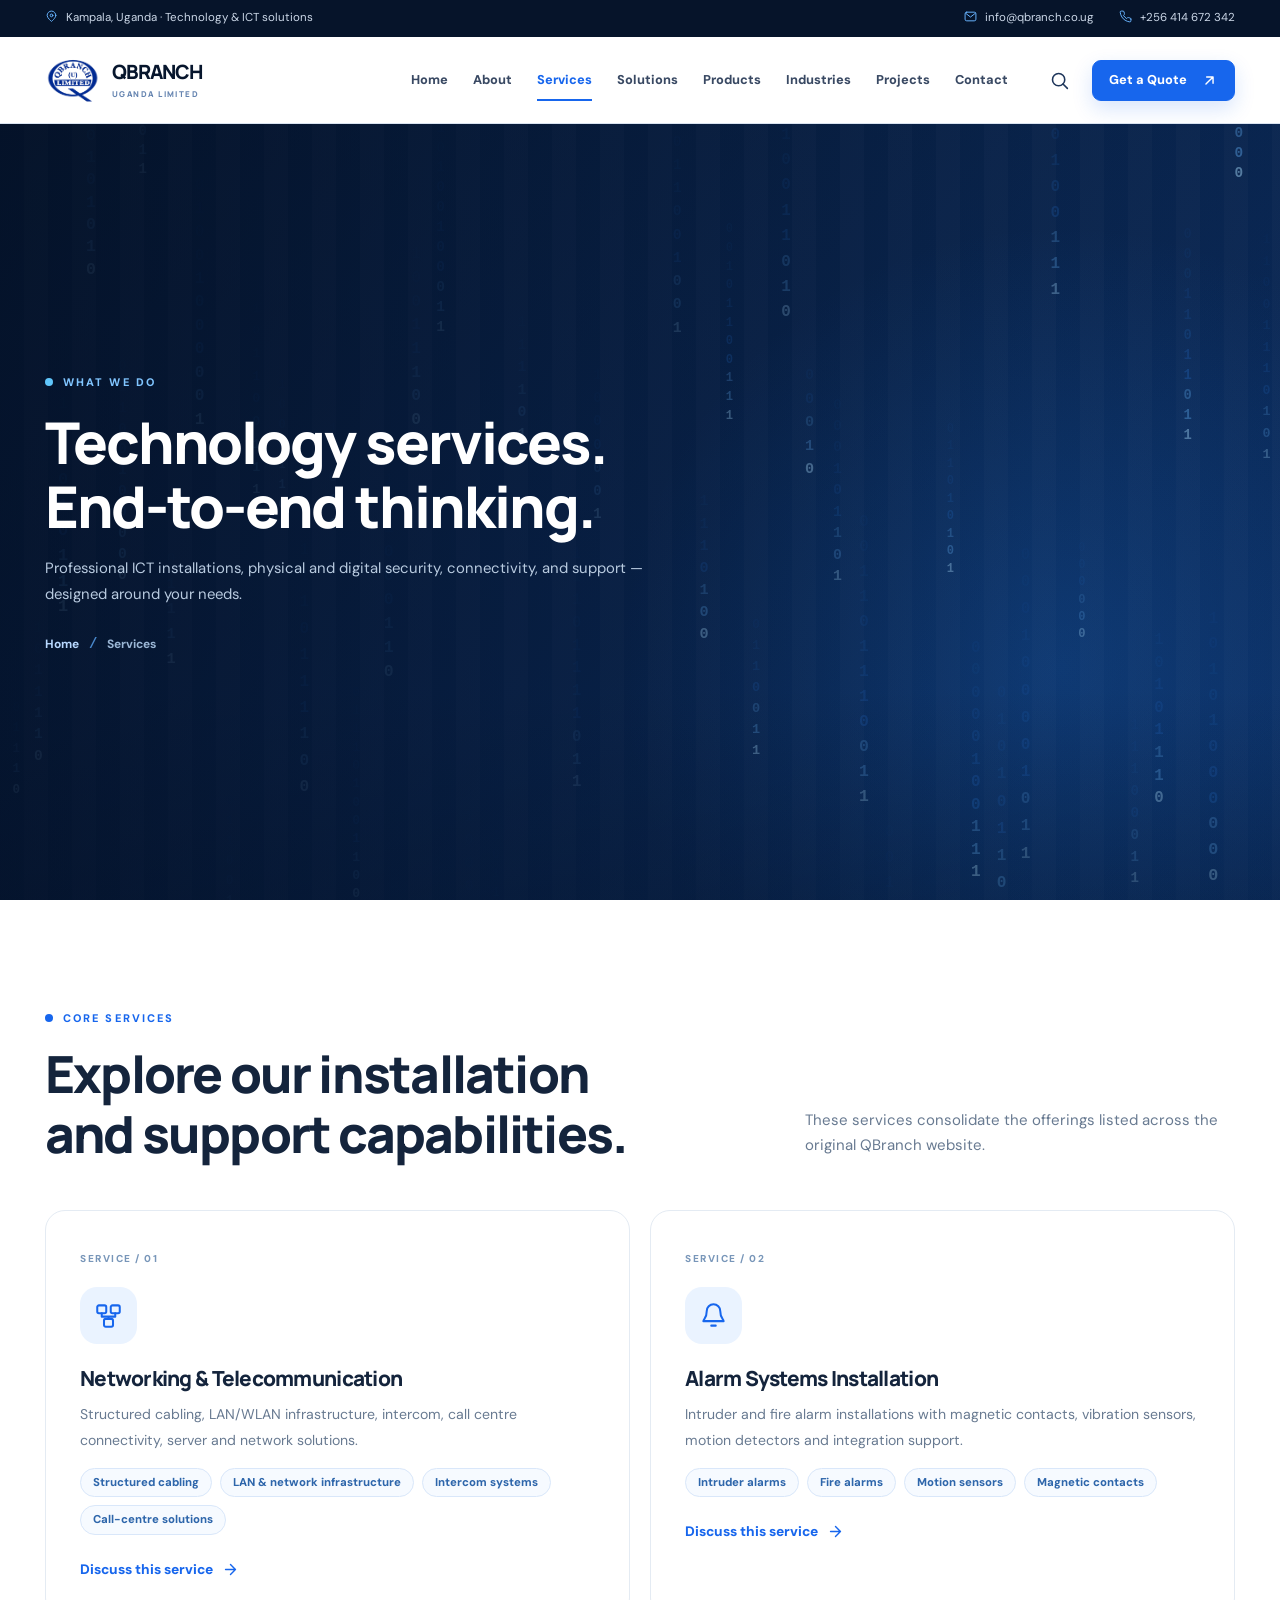
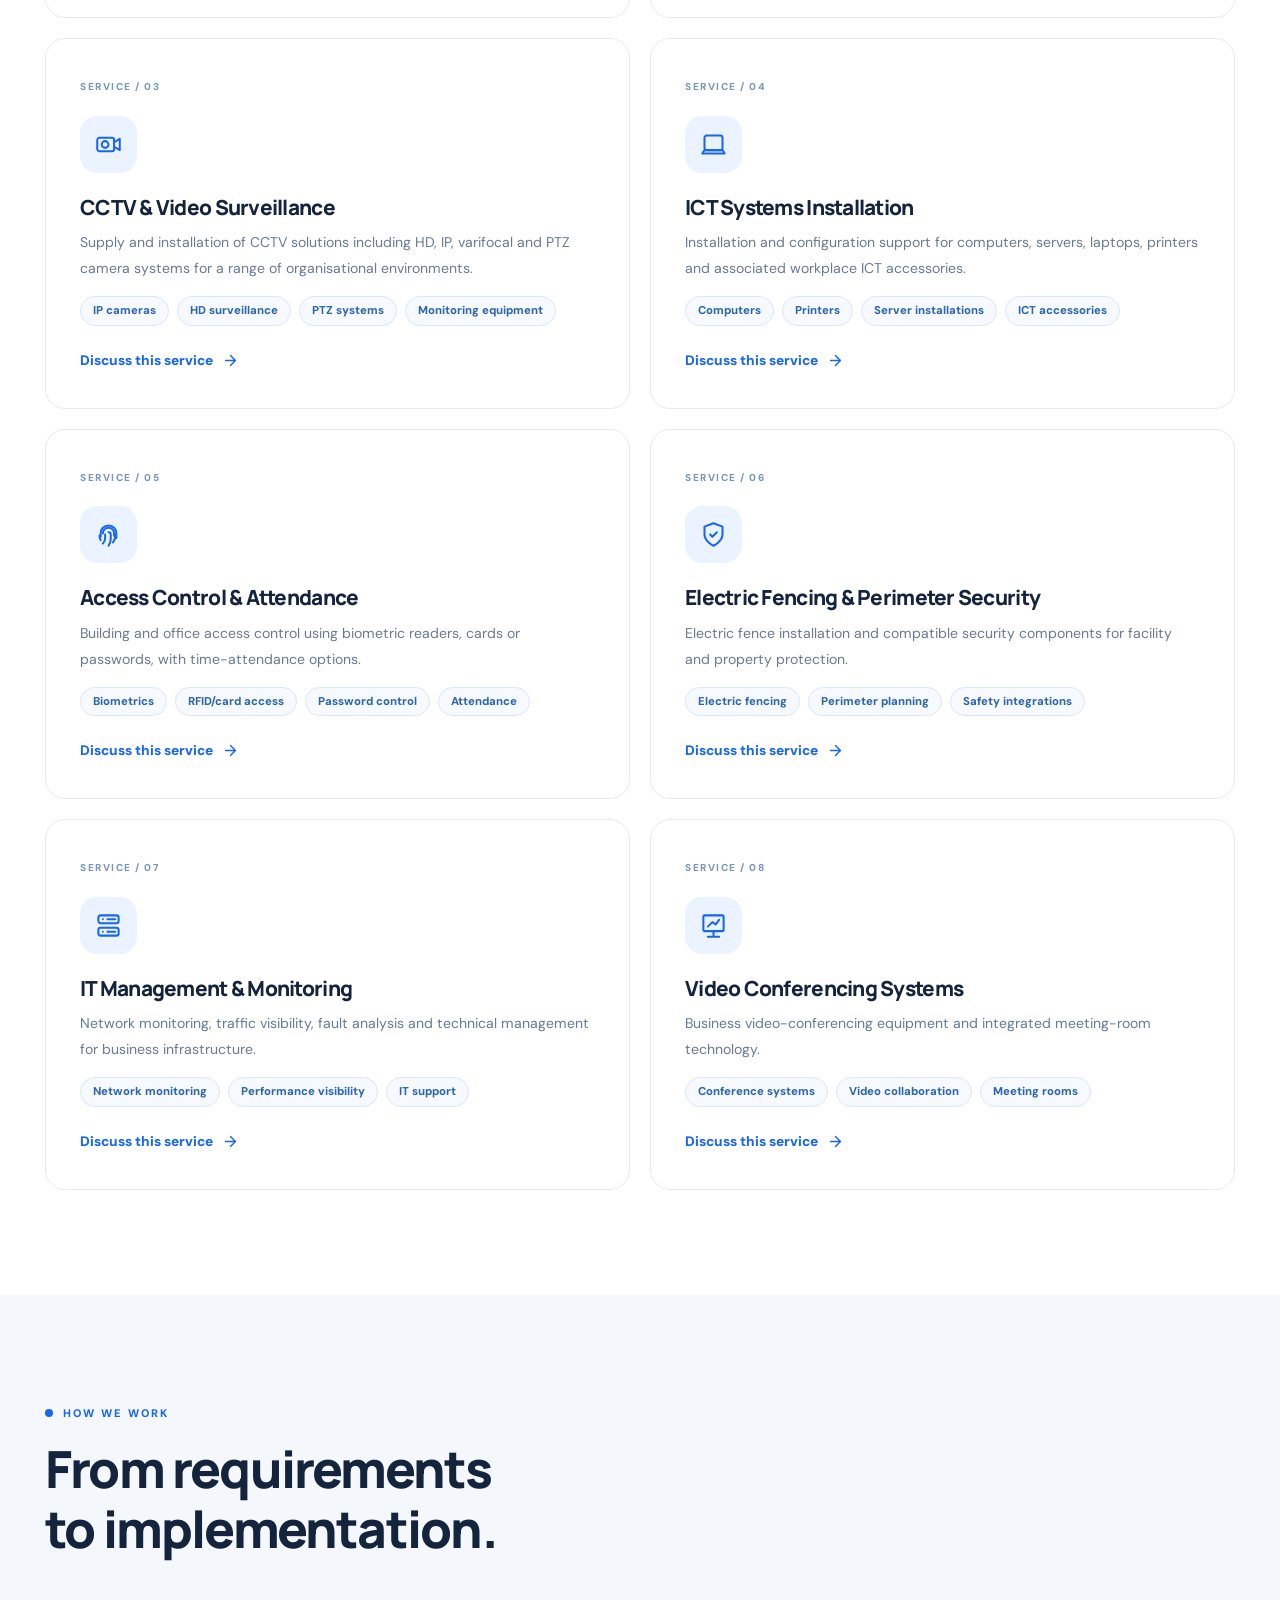
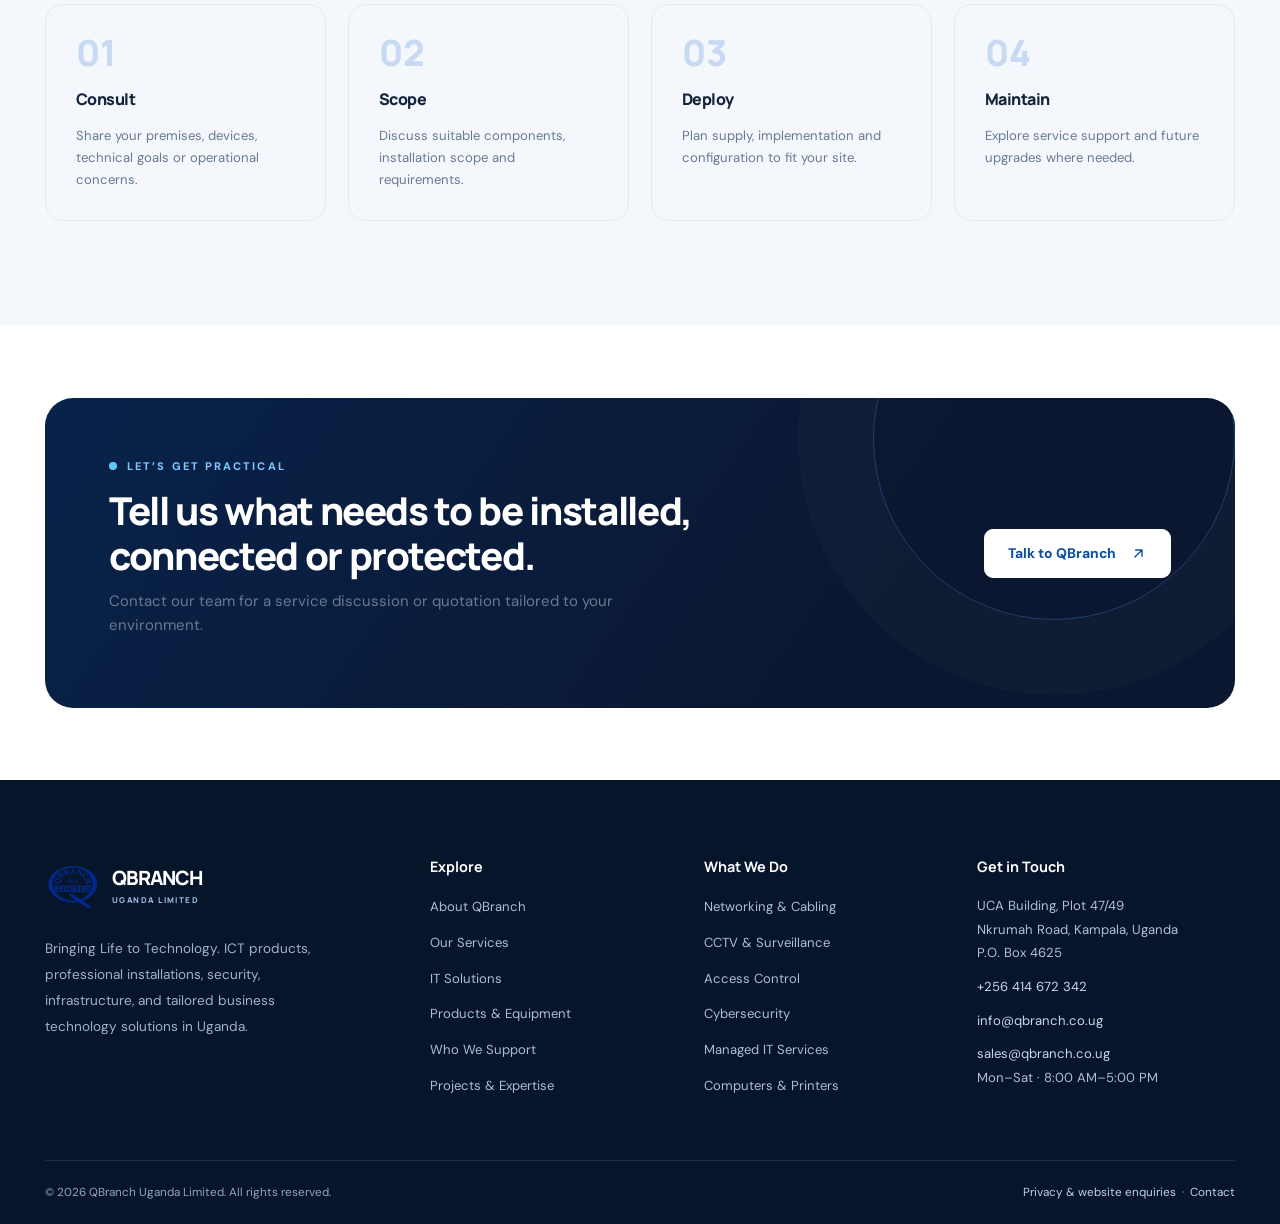
<file: services.html>
<!doctype html><html lang="en"><head><meta charset="utf-8"><meta name="viewport" content="width=device-width,initial-scale=1"><meta name="theme-color" content="#07162d"><meta name="description" content="Discover QBranch ICT installation services including networking, CCTV, alarms, access control and technical support."><meta name="robots" content="index,follow"><title>ICT Installation, Networking &amp; Security Services | QBranch Uganda Limited</title><link rel="canonical" href="https://mdanson27.github.io/qbranch-website/services.html"><link rel="icon" href="Qbranch-logo.png" type="image/png"><link rel="preconnect" href="https://fonts.googleapis.com"><link rel="preconnect" href="https://fonts.gstatic.com" crossorigin><link rel="preconnect" href="https://images.unsplash.com"><link rel="stylesheet" href="assets/site.css?v=20261122-viewport2"><meta property="og:title" content="ICT Installation, Networking &amp; Security Services | QBranch Uganda Limited"><meta property="og:description" content="Discover QBranch ICT installation services including networking, CCTV, alarms, access control and technical support."><meta property="og:type" content="website"><meta property="og:url" content="https://mdanson27.github.io/qbranch-website/services.html"><meta property="og:image" content="https://mdanson27.github.io/qbranch-website/Qbranch-logo.png"><meta name="twitter:card" content="summary"><script type="application/ld+json">{"@context": "https://schema.org", "@type": "Organization", "name": "QBranch Uganda Limited", "url": "https://mdanson27.github.io/qbranch-website/", "logo": "https://mdanson27.github.io/qbranch-website/Qbranch-logo.png", "email": "info@qbranch.co.ug", "telephone": "+256414672342", "address": {"@type": "PostalAddress", "streetAddress": "Plot 47/49, Uganda Cooperative Alliance Building, Nkrumah Road", "addressLocality": "Kampala", "addressCountry": "UG"}}</script><link rel="stylesheet" href="assets/showcase.css?v=20261123-curated2"><link rel="stylesheet" href="assets/refinement.css?v=20261123-globe2"></head><body data-page="services"><a class="skip-link" href="#main-content" style="position:absolute;left:-9999px;top:5px;z-index:200;background:#fff;padding:10px" onfocus="this.style.left='10px'" onblur="this.style.left='-9999px'">Skip to main content</a><div class="scroll-track" aria-hidden="true"></div>
<div class="topbar"><div class="container topbar-inner"><span><svg aria-hidden="true" class="" xmlns="http://www.w3.org/2000/svg" viewBox="0 0 24 24" fill="none" stroke="currentColor" stroke-width="1.8" stroke-linecap="round" stroke-linejoin="round"><path d="M20 10c0 5-8 11-8 11S4 15 4 10a8 8 0 1 1 16 0Z"/><circle cx="12" cy="10" r="2.5"/></svg> Kampala, Uganda · Technology & ICT solutions</span><div class="topbar-links"><a href="mailto:info@qbranch.co.ug"><svg aria-hidden="true" class="" xmlns="http://www.w3.org/2000/svg" viewBox="0 0 24 24" fill="none" stroke="currentColor" stroke-width="1.8" stroke-linecap="round" stroke-linejoin="round"><rect x="2" y="4" width="20" height="16" rx="3"/><path d="m3 6 9 7 9-7"/></svg> info@qbranch.co.ug</a><a href="tel:+256414672342"><svg aria-hidden="true" class="" xmlns="http://www.w3.org/2000/svg" viewBox="0 0 24 24" fill="none" stroke="currentColor" stroke-width="1.8" stroke-linecap="round" stroke-linejoin="round"><path d="M22 16.9v3a2 2 0 0 1-2.2 2 19.4 19.4 0 0 1-8.5-3 19.1 19.1 0 0 1-6-6 19.4 19.4 0 0 1-3-8.5A2 2 0 0 1 4.3 2h3a2 2 0 0 1 2 1.7c.15.95.4 1.9.75 2.8a2 2 0 0 1-.45 2.1L8.3 9.9a16 16 0 0 0 5.8 5.8l1.3-1.3a2 2 0 0 1 2.1-.45 15 15 0 0 0 2.8.75 2 2 0 0 1 1.7 2z"/></svg> +256 414 672 342</a></div></div></div>
<header class="site-header"><div class="container nav-inner">
<a class="brand" href="index.html" aria-label="QBranch Uganda Limited, home"><img class="brand-logo" src="Qbranch-logo.png" alt="QBranch Uganda Limited logo" width="56" height="56"><span class="brand-type">QBRANCH<small>UGANDA LIMITED</small></span></a>
<nav class="nav-links" aria-label="Primary navigation"><a href="index.html" class="" >Home</a><a href="about.html" class="" >About</a><a href="services.html" class="active" aria-current=page>Services</a><a href="solutions.html" class="" >Solutions</a><a href="products.html" class="" >Products</a><a href="industries.html" class="" >Industries</a><a href="projects.html" class="" >Projects</a><a href="contact.html" class="" >Contact</a></nav>
<div class="nav-cta"><button class="search-trigger" type="button" aria-label="Search this website" title="Search (Ctrl+K)"><svg aria-hidden="true" class="" xmlns="http://www.w3.org/2000/svg" viewBox="0 0 24 24" fill="none" stroke="currentColor" stroke-width="1.8" stroke-linecap="round" stroke-linejoin="round"><circle cx="11" cy="11" r="7"/><path d="m16 16 5 5"/></svg></button><a class="btn small" href="contact.html" >Get a Quote <svg aria-hidden="true" class="" xmlns="http://www.w3.org/2000/svg" viewBox="0 0 24 24" fill="none" stroke="currentColor" stroke-width="1.8" stroke-linecap="round" stroke-linejoin="round"><path d="M7 17 17 7M8 7h9v9"/></svg></a><button class="menu-trigger" type="button" aria-label="Open menu" aria-expanded="false" aria-controls="mobile-drawer"><svg aria-hidden="true" class="" xmlns="http://www.w3.org/2000/svg" viewBox="0 0 24 24" fill="none" stroke="currentColor" stroke-width="1.8" stroke-linecap="round" stroke-linejoin="round"><path d="M4 7h16M4 12h16M4 17h16"/></svg></button></div>
</div></header>
<div class="mobile-drawer" id="mobile-drawer" aria-hidden="true"><div class="mobile-panel"><div class="mobile-top"><a class="brand" href="index.html"><img class="brand-logo" src="Qbranch-logo.png" alt="" width="42" height="42"><span class="brand-type">QBRANCH<small>UGANDA LIMITED</small></span></a><button type="button" class="mobile-close" aria-label="Close menu"><svg aria-hidden="true" class="" xmlns="http://www.w3.org/2000/svg" viewBox="0 0 24 24" fill="none" stroke="currentColor" stroke-width="1.8" stroke-linecap="round" stroke-linejoin="round"><path d="M18 6 6 18M6 6l12 12"/></svg></button></div><nav class="mobile-nav" aria-label="Mobile navigation"><a href="index.html" class="" >Home</a><a href="about.html" class="" >About</a><a href="services.html" class="active" aria-current=page>Services</a><a href="solutions.html" class="" >Solutions</a><a href="products.html" class="" >Products</a><a href="industries.html" class="" >Industries</a><a href="projects.html" class="" >Projects</a><a href="contact.html" class="" >Contact</a></nav><a class="btn " href="contact.html" >Request a Quote <svg aria-hidden="true" class="" xmlns="http://www.w3.org/2000/svg" viewBox="0 0 24 24" fill="none" stroke="currentColor" stroke-width="1.8" stroke-linecap="round" stroke-linejoin="round"><path d="M7 17 17 7M8 7h9v9"/></svg></a></div></div>
<div id="search-overlay" class="search-overlay" role="dialog" aria-modal="true" aria-label="Search the QBranch website" aria-hidden="true"><div class="search-box"><div class="search-header"><h2>What are you looking for?</h2><button type="button" class="search-close" aria-label="Close search"><svg aria-hidden="true" class="" xmlns="http://www.w3.org/2000/svg" viewBox="0 0 24 24" fill="none" stroke="currentColor" stroke-width="1.8" stroke-linecap="round" stroke-linejoin="round"><path d="M18 6 6 18M6 6l12 12"/></svg></button></div><label for="site-search" class="eyebrow">Search QBranch</label><input class="search-input" id="site-search" type="search" placeholder="Try networking, CCTV, data security…" autocomplete="off"><div id="search-results" class="search-results" aria-live="polite"></div></div></div><main id="main-content"><section class="page-hero"><div class="container"><span class="kicker light">WHAT WE DO</span><h1>Technology services.<br>End-to-end thinking.</h1><p>Professional ICT installations, physical and digital security, connectivity, and support — designed around your needs.</p><div class="breadcrumb"><a href="index.html">Home</a><span class="breadcrumb-divider" aria-hidden="true">/</span> <span>Services</span></div></div></section><section class="section"><div class="container"><div class="section-head "><div><span class="kicker">CORE SERVICES</span><h2>Explore our installation<br>and support capabilities.</h2></div><p>These services consolidate the offerings listed across the original QBranch website.</p></div><div class="detail-grid"><article class="detail-card reveal" id="networks"><span class="number-tag">SERVICE / 01</span><span class="service-icon" style="margin-top:18px"><svg aria-hidden="true" class="" xmlns="http://www.w3.org/2000/svg" viewBox="0 0 24 24" fill="none" stroke="currentColor" stroke-width="1.8" stroke-linecap="round" stroke-linejoin="round"><rect x="2" y="3" width="8" height="7" rx="1.5"/><rect x="14" y="3" width="8" height="7" rx="1.5"/><rect x="8" y="15" width="8" height="7" rx="1.5"/><path d="M6 10v3h12v-3M12 13v2"/></svg></span><h3>Networking & Telecommunication</h3><p>Structured cabling, LAN/WLAN infrastructure, intercom, call centre connectivity, server and network solutions.</p><div class="taglist"><span class="pill">Structured cabling</span><span class="pill">LAN &amp; network infrastructure</span><span class="pill">Intercom systems</span><span class="pill">Call-centre solutions</span></div><p style="margin:22px 0 0"><a class="arrow-link" href="contact.html?service=networks">Discuss this service <svg aria-hidden="true" class="" xmlns="http://www.w3.org/2000/svg" viewBox="0 0 24 24" fill="none" stroke="currentColor" stroke-width="1.8" stroke-linecap="round" stroke-linejoin="round"><path d="M5 12h14M12 5l7 7-7 7"/></svg></a></p></article><article class="detail-card reveal" id="alarms"><span class="number-tag">SERVICE / 02</span><span class="service-icon" style="margin-top:18px"><svg aria-hidden="true" class="" xmlns="http://www.w3.org/2000/svg" viewBox="0 0 24 24" fill="none" stroke="currentColor" stroke-width="1.8" stroke-linecap="round" stroke-linejoin="round"><path d="M18 8a6 6 0 0 0-12 0c0 7-3 7-3 9h18c0-2-3-2-3-9M10 21h4"/></svg></span><h3>Alarm Systems Installation</h3><p>Intruder and fire alarm installations with magnetic contacts, vibration sensors, motion detectors and integration support.</p><div class="taglist"><span class="pill">Intruder alarms</span><span class="pill">Fire alarms</span><span class="pill">Motion sensors</span><span class="pill">Magnetic contacts</span></div><p style="margin:22px 0 0"><a class="arrow-link" href="contact.html?service=alarms">Discuss this service <svg aria-hidden="true" class="" xmlns="http://www.w3.org/2000/svg" viewBox="0 0 24 24" fill="none" stroke="currentColor" stroke-width="1.8" stroke-linecap="round" stroke-linejoin="round"><path d="M5 12h14M12 5l7 7-7 7"/></svg></a></p></article><article class="detail-card reveal" id="surveillance"><span class="number-tag">SERVICE / 03</span><span class="service-icon" style="margin-top:18px"><svg aria-hidden="true" class="" xmlns="http://www.w3.org/2000/svg" viewBox="0 0 24 24" fill="none" stroke="currentColor" stroke-width="1.8" stroke-linecap="round" stroke-linejoin="round"><rect x="2" y="6" width="15" height="12" rx="2"/><path d="m17 10 5-3v10l-5-3"/><circle cx="9" cy="12" r="3"/></svg></span><h3>CCTV & Video Surveillance</h3><p>Supply and installation of CCTV solutions including HD, IP, varifocal and PTZ camera systems for a range of organisational environments.</p><div class="taglist"><span class="pill">IP cameras</span><span class="pill">HD surveillance</span><span class="pill">PTZ systems</span><span class="pill">Monitoring equipment</span></div><p style="margin:22px 0 0"><a class="arrow-link" href="contact.html?service=surveillance">Discuss this service <svg aria-hidden="true" class="" xmlns="http://www.w3.org/2000/svg" viewBox="0 0 24 24" fill="none" stroke="currentColor" stroke-width="1.8" stroke-linecap="round" stroke-linejoin="round"><path d="M5 12h14M12 5l7 7-7 7"/></svg></a></p></article><article class="detail-card reveal" id="ict"><span class="number-tag">SERVICE / 04</span><span class="service-icon" style="margin-top:18px"><svg aria-hidden="true" class="" xmlns="http://www.w3.org/2000/svg" viewBox="0 0 24 24" fill="none" stroke="currentColor" stroke-width="1.8" stroke-linecap="round" stroke-linejoin="round"><rect x="4" y="4" width="16" height="13" rx="2"/><path d="M2 20h20l-2-3H4l-2 3Z"/></svg></span><h3>ICT Systems Installation</h3><p>Installation and configuration support for computers, servers, laptops, printers and associated workplace ICT accessories.</p><div class="taglist"><span class="pill">Computers</span><span class="pill">Printers</span><span class="pill">Server installations</span><span class="pill">ICT accessories</span></div><p style="margin:22px 0 0"><a class="arrow-link" href="contact.html?service=ict">Discuss this service <svg aria-hidden="true" class="" xmlns="http://www.w3.org/2000/svg" viewBox="0 0 24 24" fill="none" stroke="currentColor" stroke-width="1.8" stroke-linecap="round" stroke-linejoin="round"><path d="M5 12h14M12 5l7 7-7 7"/></svg></a></p></article><article class="detail-card reveal" id="access"><span class="number-tag">SERVICE / 05</span><span class="service-icon" style="margin-top:18px"><svg aria-hidden="true" class="" xmlns="http://www.w3.org/2000/svg" viewBox="0 0 24 24" fill="none" stroke="currentColor" stroke-width="1.8" stroke-linecap="round" stroke-linejoin="round"><path d="M7 11a5 5 0 0 1 10 0v2M5 14v-3a7 7 0 0 1 14 0v4M9 12v3a7 7 0 0 1-2 5m5-10a2 2 0 0 1 2 2v4a10 10 0 0 1-2 6m-7-5a9 9 0 0 1-1-4m12 6a10 10 0 0 0 2-6"/></svg></span><h3>Access Control & Attendance</h3><p>Building and office access control using biometric readers, cards or passwords, with time-attendance options.</p><div class="taglist"><span class="pill">Biometrics</span><span class="pill">RFID/card access</span><span class="pill">Password control</span><span class="pill">Attendance</span></div><p style="margin:22px 0 0"><a class="arrow-link" href="contact.html?service=access">Discuss this service <svg aria-hidden="true" class="" xmlns="http://www.w3.org/2000/svg" viewBox="0 0 24 24" fill="none" stroke="currentColor" stroke-width="1.8" stroke-linecap="round" stroke-linejoin="round"><path d="M5 12h14M12 5l7 7-7 7"/></svg></a></p></article><article class="detail-card reveal" id="physical"><span class="number-tag">SERVICE / 06</span><span class="service-icon" style="margin-top:18px"><svg aria-hidden="true" class="" xmlns="http://www.w3.org/2000/svg" viewBox="0 0 24 24" fill="none" stroke="currentColor" stroke-width="1.8" stroke-linecap="round" stroke-linejoin="round"><path d="M12 22s8-4 8-10V5l-8-3-8 3v7c0 6 8 10 8 10Z"/><path d="m9 12 2 2 4-4"/></svg></span><h3>Electric Fencing & Perimeter Security</h3><p>Electric fence installation and compatible security components for facility and property protection.</p><div class="taglist"><span class="pill">Electric fencing</span><span class="pill">Perimeter planning</span><span class="pill">Safety integrations</span></div><p style="margin:22px 0 0"><a class="arrow-link" href="contact.html?service=physical">Discuss this service <svg aria-hidden="true" class="" xmlns="http://www.w3.org/2000/svg" viewBox="0 0 24 24" fill="none" stroke="currentColor" stroke-width="1.8" stroke-linecap="round" stroke-linejoin="round"><path d="M5 12h14M12 5l7 7-7 7"/></svg></a></p></article><article class="detail-card reveal" id="support"><span class="number-tag">SERVICE / 07</span><span class="service-icon" style="margin-top:18px"><svg aria-hidden="true" class="" xmlns="http://www.w3.org/2000/svg" viewBox="0 0 24 24" fill="none" stroke="currentColor" stroke-width="1.8" stroke-linecap="round" stroke-linejoin="round"><rect x="3" y="3" width="18" height="7" rx="2"/><rect x="3" y="14" width="18" height="7" rx="2"/><path d="M7 6.5h.01M7 17.5h.01M11 6.5h7M11 17.5h7"/></svg></span><h3>IT Management & Monitoring</h3><p>Network monitoring, traffic visibility, fault analysis and technical management for business infrastructure.</p><div class="taglist"><span class="pill">Network monitoring</span><span class="pill">Performance visibility</span><span class="pill">IT support</span></div><p style="margin:22px 0 0"><a class="arrow-link" href="contact.html?service=support">Discuss this service <svg aria-hidden="true" class="" xmlns="http://www.w3.org/2000/svg" viewBox="0 0 24 24" fill="none" stroke="currentColor" stroke-width="1.8" stroke-linecap="round" stroke-linejoin="round"><path d="M5 12h14M12 5l7 7-7 7"/></svg></a></p></article><article class="detail-card reveal" id="video"><span class="number-tag">SERVICE / 08</span><span class="service-icon" style="margin-top:18px"><svg aria-hidden="true" class="" xmlns="http://www.w3.org/2000/svg" viewBox="0 0 24 24" fill="none" stroke="currentColor" stroke-width="1.8" stroke-linecap="round" stroke-linejoin="round"><rect x="3" y="3" width="18" height="14" rx="1"/><path d="M12 17v5M7 22h10m-10-9 4-4 3 2 3-4"/></svg></span><h3>Video Conferencing Systems</h3><p>Business video-conferencing equipment and integrated meeting-room technology.</p><div class="taglist"><span class="pill">Conference systems</span><span class="pill">Video collaboration</span><span class="pill">Meeting rooms</span></div><p style="margin:22px 0 0"><a class="arrow-link" href="contact.html?service=video">Discuss this service <svg aria-hidden="true" class="" xmlns="http://www.w3.org/2000/svg" viewBox="0 0 24 24" fill="none" stroke="currentColor" stroke-width="1.8" stroke-linecap="round" stroke-linejoin="round"><path d="M5 12h14M12 5l7 7-7 7"/></svg></a></p></article></div></div></section><section class="section soft-bg"><div class="container"><div class="section-head "><div><span class="kicker">HOW WE WORK</span><h2>From requirements<br>to implementation.</h2></div></div><div class="step-grid"><article class="step-card reveal"><span class="num">01</span><h3>Consult</h3><p>Share your premises, devices, technical goals or operational concerns.</p></article><article class="step-card reveal"><span class="num">02</span><h3>Scope</h3><p>Discuss suitable components, installation scope and requirements.</p></article><article class="step-card reveal"><span class="num">03</span><h3>Deploy</h3><p>Plan supply, implementation and configuration to fit your site.</p></article><article class="step-card reveal"><span class="num">04</span><h3>Maintain</h3><p>Explore service support and future upgrades where needed.</p></article></div></div></section><section class="section-tight"><div class="container"><div class="cta-dark"><div><span class="kicker light">LET’S GET PRACTICAL</span><h2>Tell us what needs to be installed, connected or protected.</h2><p>Contact our team for a service discussion or quotation tailored to your environment.</p></div><a class="btn white" href="contact.html" >Talk to QBranch <svg aria-hidden="true" class="" xmlns="http://www.w3.org/2000/svg" viewBox="0 0 24 24" fill="none" stroke="currentColor" stroke-width="1.8" stroke-linecap="round" stroke-linejoin="round"><path d="M7 17 17 7M8 7h9v9"/></svg></a></div></div></section></main><footer class="footer"><div class="container"><div class="footer-grid"><div><a class="brand" href="index.html"><img class="brand-logo" src="Qbranch-logo.png" alt="QBranch logo" width="56" height="56"><span class="brand-type">QBRANCH<small>UGANDA LIMITED</small></span></a><p style="max-width:275px;margin:22px 0 0">Bringing Life to Technology. ICT products, professional installations, security, infrastructure, and tailored business technology solutions in Uganda.</p></div>
<div><h4>Explore</h4><ul><li><a href="about.html">About QBranch</a></li><li><a href="services.html">Our Services</a></li><li><a href="solutions.html">IT Solutions</a></li><li><a href="products.html">Products & Equipment</a></li><li><a href="industries.html">Who We Support</a></li><li><a href="projects.html">Projects & Expertise</a></li></ul></div>
<div><h4>What We Do</h4><ul><li><a href="services.html#networks">Networking & Cabling</a></li><li><a href="services.html#surveillance">CCTV & Surveillance</a></li><li><a href="services.html#access">Access Control</a></li><li><a href="solutions.html#security">Cybersecurity</a></li><li><a href="solutions.html#managed">Managed IT Services</a></li><li><a href="products.html">Computers & Printers</a></li></ul></div>
<div><h4>Get in Touch</h4><div class="footer-address">UCA Building, Plot 47/49<br>Nkrumah Road, Kampala, Uganda<br>P.O. Box 4625<br><a href="tel:+256414672342">+256 414 672 342</a><br><a href="mailto:info@qbranch.co.ug">info@qbranch.co.ug</a><br><a href="mailto:sales@qbranch.co.ug">sales@qbranch.co.ug</a><br>Mon–Sat · 8:00 AM–5:00 PM</div></div></div>
<div class="footer-bottom"><span>© <span id="year">2026</span> QBranch Uganda Limited. All rights reserved.</span><span><a href="privacy.html">Privacy & website enquiries</a> &nbsp;·&nbsp; <a href="contact.html">Contact</a></span></div></div></footer>
<button class="backtop" aria-label="Back to top" type="button"><svg aria-hidden="true" class="" xmlns="http://www.w3.org/2000/svg" viewBox="0 0 24 24" fill="none" stroke="currentColor" stroke-width="1.8" stroke-linecap="round" stroke-linejoin="round"><path d="m6 14 6-6 6 6"/></svg></button><div class="toast" id="toast" role="status" aria-live="polite"></div><script src="assets/site.js?v=20261122-viewport2" defer></script><script>document.getElementById('year').textContent=new Date().getFullYear()</script><script src="assets/showcase.js?v=20261123-curated2" defer></script><script src="assets/refinement.js?v=20261123-globe2" defer></script></body></html>
</file>
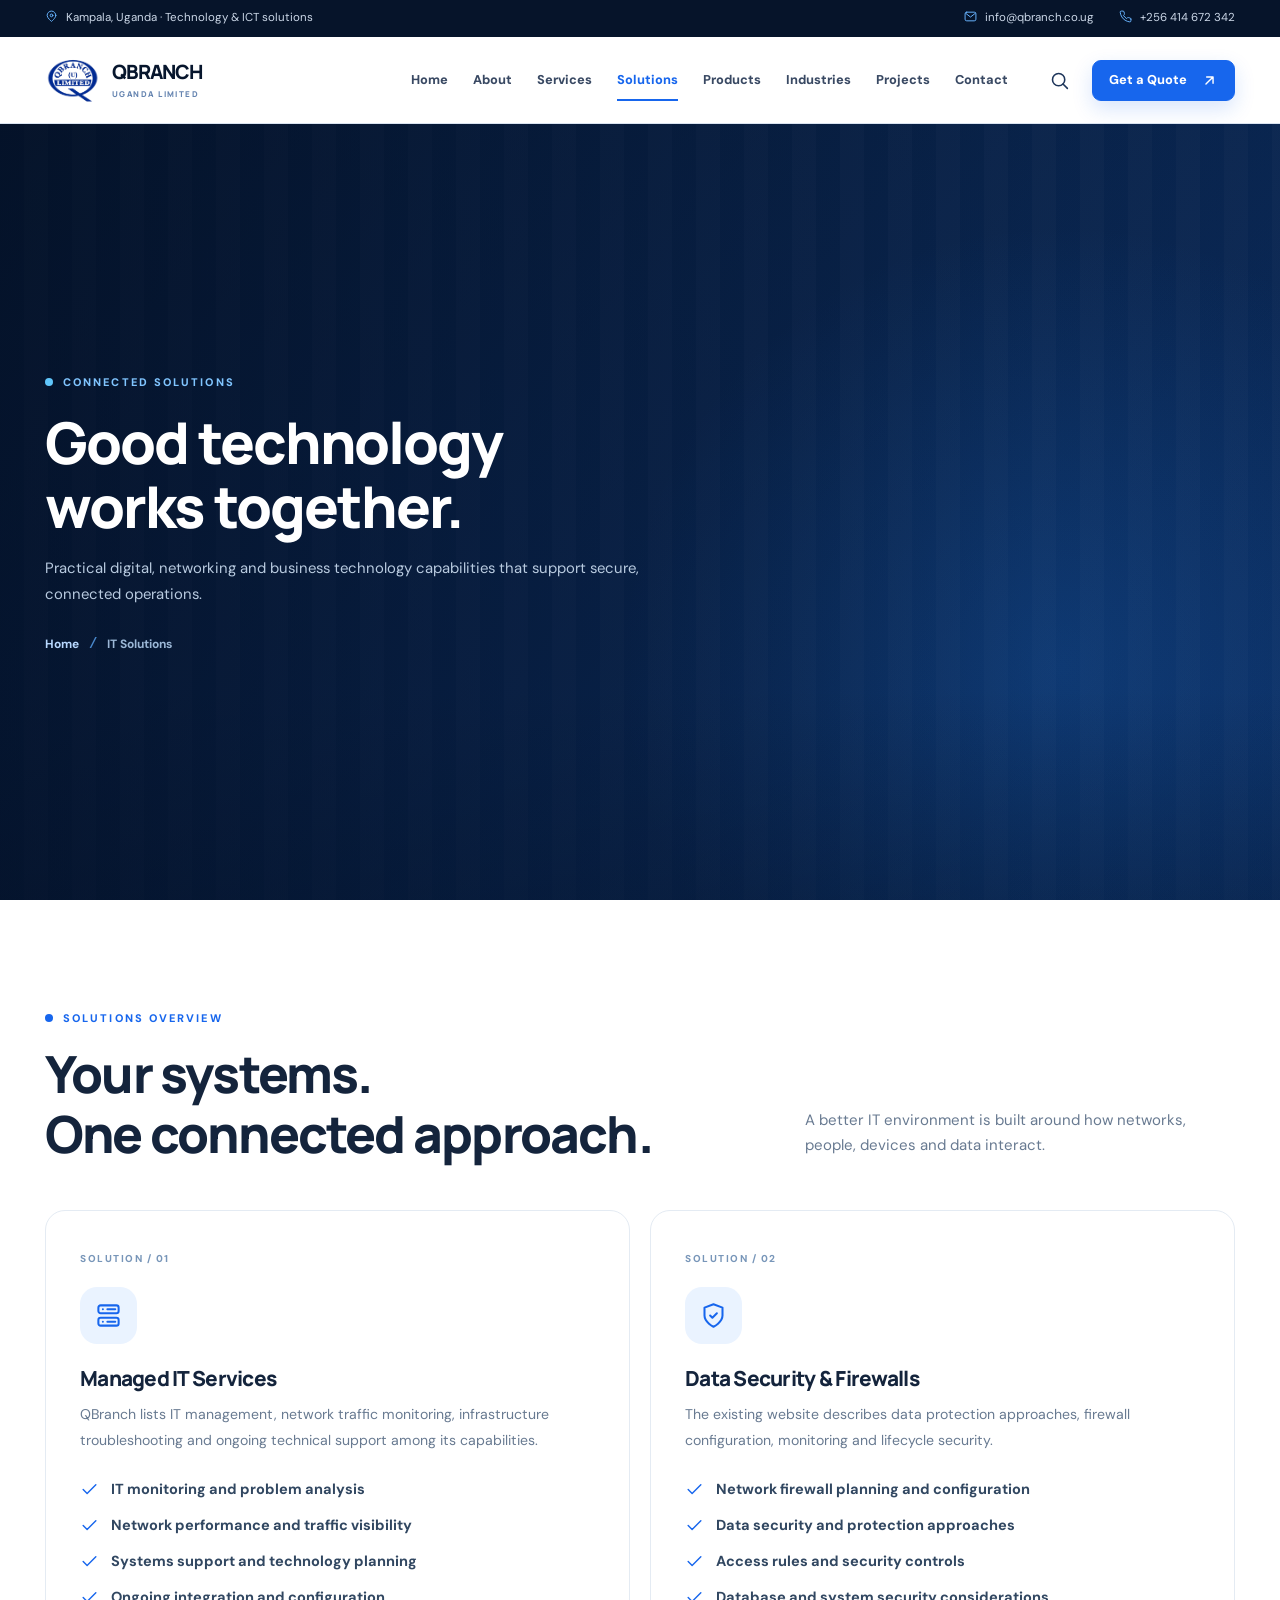
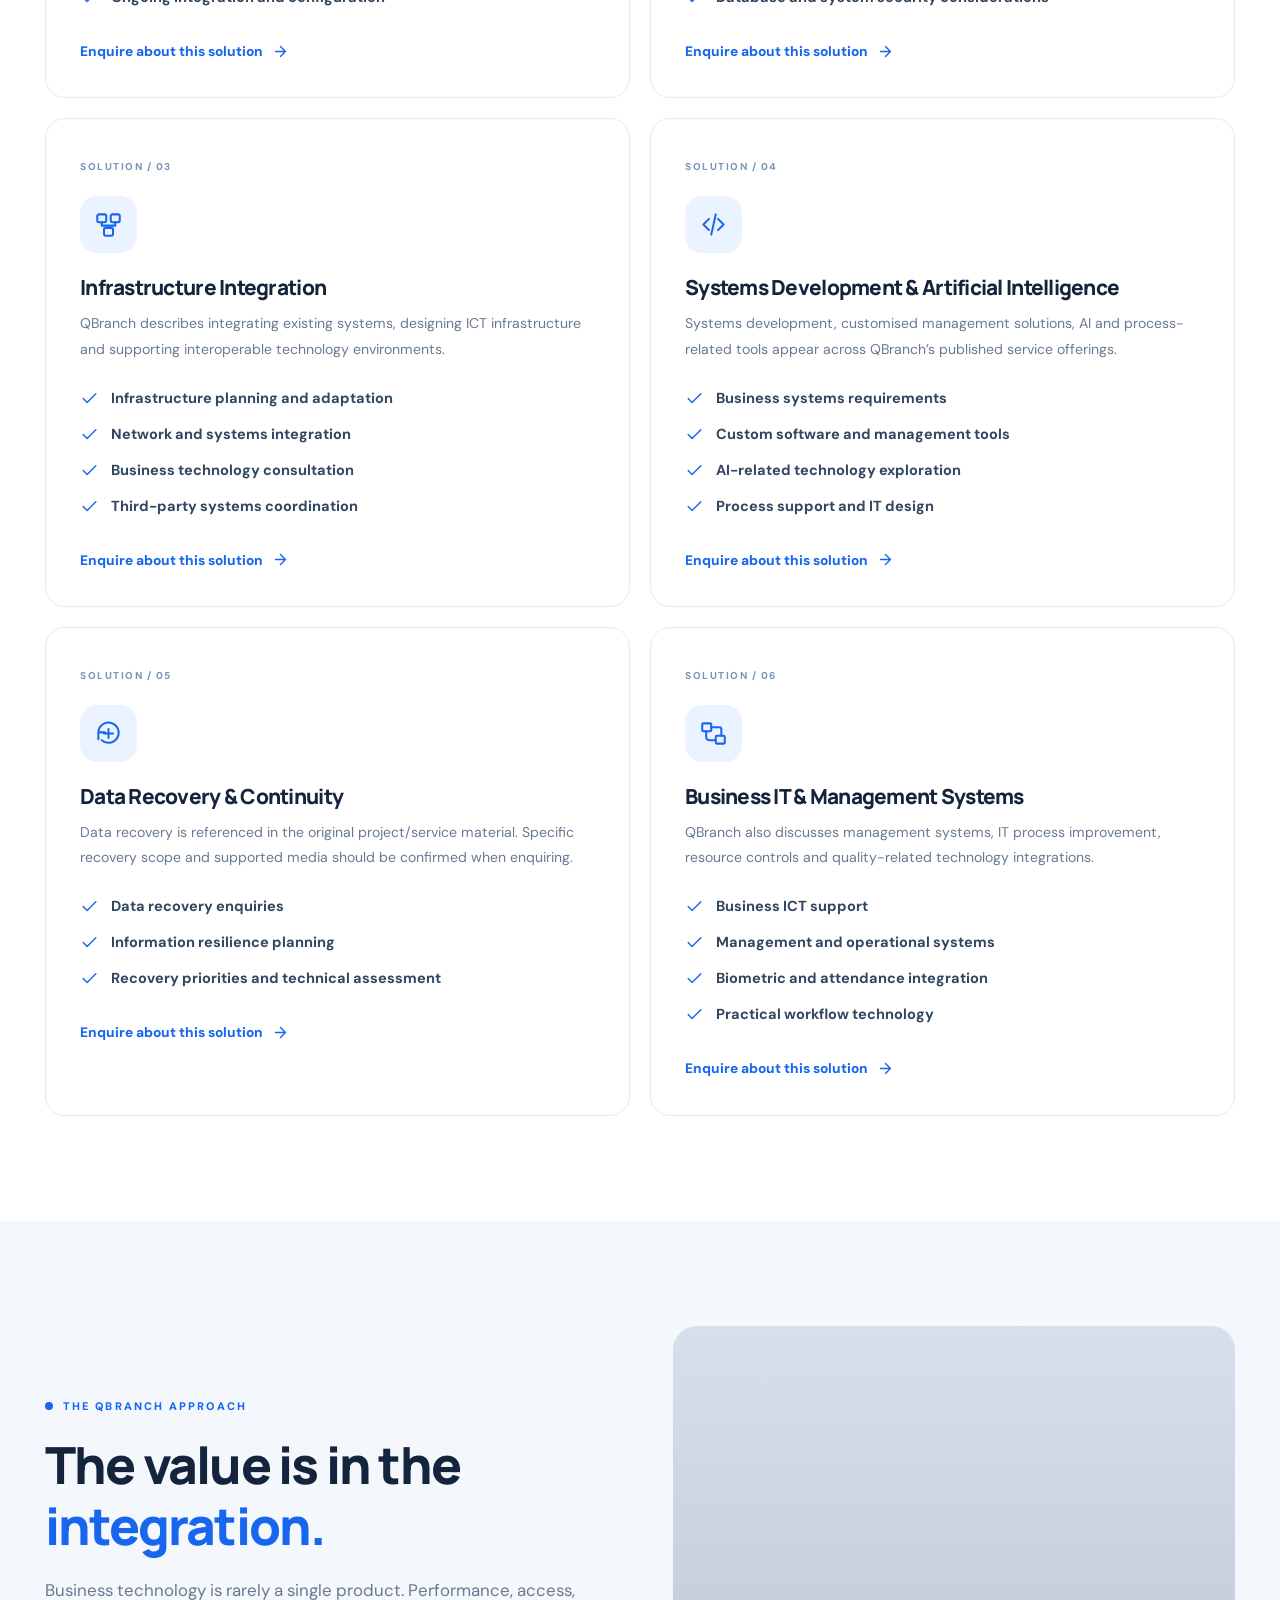
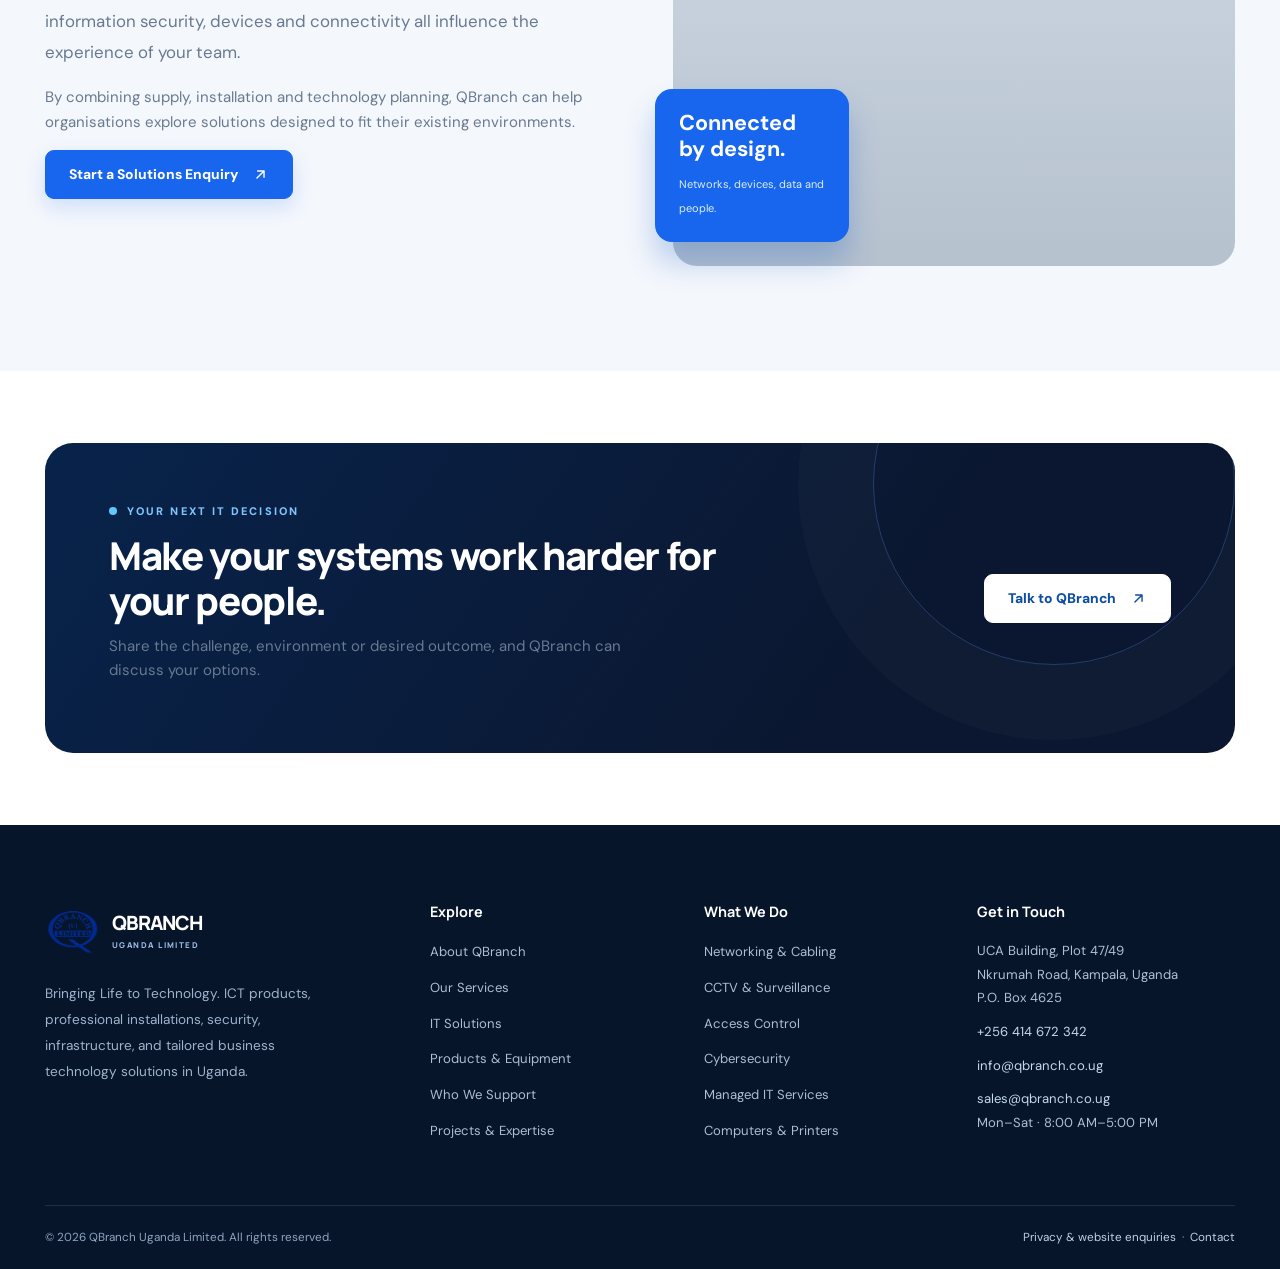
<file: solutions.html>
<!doctype html><html lang="en"><head><meta charset="utf-8"><meta name="viewport" content="width=device-width,initial-scale=1"><meta name="theme-color" content="#07162d"><meta name="description" content="Explore QBranch managed IT services, infrastructure integration, data security, firewalls, systems development and AI-related solutions."><meta name="robots" content="index,follow"><title>Managed IT, Data Security &amp; Business Technology Solutions | QBranch Uganda Limited</title><link rel="canonical" href="https://mdanson27.github.io/qbranch-website/solutions.html"><link rel="icon" href="Qbranch-logo.png" type="image/png"><link rel="preconnect" href="https://fonts.googleapis.com"><link rel="preconnect" href="https://fonts.gstatic.com" crossorigin><link rel="preconnect" href="https://images.unsplash.com"><link rel="stylesheet" href="assets/site.css?v=20261122-viewport2"><meta property="og:title" content="Managed IT, Data Security &amp; Business Technology Solutions | QBranch Uganda Limited"><meta property="og:description" content="Explore QBranch managed IT services, infrastructure integration, data security, firewalls, systems development and AI-related solutions."><meta property="og:type" content="website"><meta property="og:url" content="https://mdanson27.github.io/qbranch-website/solutions.html"><meta property="og:image" content="https://mdanson27.github.io/qbranch-website/Qbranch-logo.png"><meta name="twitter:card" content="summary"><script type="application/ld+json">{"@context": "https://schema.org", "@type": "Organization", "name": "QBranch Uganda Limited", "url": "https://mdanson27.github.io/qbranch-website/", "logo": "https://mdanson27.github.io/qbranch-website/Qbranch-logo.png", "email": "info@qbranch.co.ug", "telephone": "+256414672342", "address": {"@type": "PostalAddress", "streetAddress": "Plot 47/49, Uganda Cooperative Alliance Building, Nkrumah Road", "addressLocality": "Kampala", "addressCountry": "UG"}}</script><link rel="stylesheet" href="assets/showcase.css?v=20261123-curated2"><link rel="stylesheet" href="assets/refinement.css?v=20261123-globe2"></head><body data-page="solutions"><a class="skip-link" href="#main-content" style="position:absolute;left:-9999px;top:5px;z-index:200;background:#fff;padding:10px" onfocus="this.style.left='10px'" onblur="this.style.left='-9999px'">Skip to main content</a><div class="scroll-track" aria-hidden="true"></div>
<div class="topbar"><div class="container topbar-inner"><span><svg aria-hidden="true" class="" xmlns="http://www.w3.org/2000/svg" viewBox="0 0 24 24" fill="none" stroke="currentColor" stroke-width="1.8" stroke-linecap="round" stroke-linejoin="round"><path d="M20 10c0 5-8 11-8 11S4 15 4 10a8 8 0 1 1 16 0Z"/><circle cx="12" cy="10" r="2.5"/></svg> Kampala, Uganda · Technology & ICT solutions</span><div class="topbar-links"><a href="mailto:info@qbranch.co.ug"><svg aria-hidden="true" class="" xmlns="http://www.w3.org/2000/svg" viewBox="0 0 24 24" fill="none" stroke="currentColor" stroke-width="1.8" stroke-linecap="round" stroke-linejoin="round"><rect x="2" y="4" width="20" height="16" rx="3"/><path d="m3 6 9 7 9-7"/></svg> info@qbranch.co.ug</a><a href="tel:+256414672342"><svg aria-hidden="true" class="" xmlns="http://www.w3.org/2000/svg" viewBox="0 0 24 24" fill="none" stroke="currentColor" stroke-width="1.8" stroke-linecap="round" stroke-linejoin="round"><path d="M22 16.9v3a2 2 0 0 1-2.2 2 19.4 19.4 0 0 1-8.5-3 19.1 19.1 0 0 1-6-6 19.4 19.4 0 0 1-3-8.5A2 2 0 0 1 4.3 2h3a2 2 0 0 1 2 1.7c.15.95.4 1.9.75 2.8a2 2 0 0 1-.45 2.1L8.3 9.9a16 16 0 0 0 5.8 5.8l1.3-1.3a2 2 0 0 1 2.1-.45 15 15 0 0 0 2.8.75 2 2 0 0 1 1.7 2z"/></svg> +256 414 672 342</a></div></div></div>
<header class="site-header"><div class="container nav-inner">
<a class="brand" href="index.html" aria-label="QBranch Uganda Limited, home"><img class="brand-logo" src="Qbranch-logo.png" alt="QBranch Uganda Limited logo" width="56" height="56"><span class="brand-type">QBRANCH<small>UGANDA LIMITED</small></span></a>
<nav class="nav-links" aria-label="Primary navigation"><a href="index.html" class="" >Home</a><a href="about.html" class="" >About</a><a href="services.html" class="" >Services</a><a href="solutions.html" class="active" aria-current=page>Solutions</a><a href="products.html" class="" >Products</a><a href="industries.html" class="" >Industries</a><a href="projects.html" class="" >Projects</a><a href="contact.html" class="" >Contact</a></nav>
<div class="nav-cta"><button class="search-trigger" type="button" aria-label="Search this website" title="Search (Ctrl+K)"><svg aria-hidden="true" class="" xmlns="http://www.w3.org/2000/svg" viewBox="0 0 24 24" fill="none" stroke="currentColor" stroke-width="1.8" stroke-linecap="round" stroke-linejoin="round"><circle cx="11" cy="11" r="7"/><path d="m16 16 5 5"/></svg></button><a class="btn small" href="contact.html" >Get a Quote <svg aria-hidden="true" class="" xmlns="http://www.w3.org/2000/svg" viewBox="0 0 24 24" fill="none" stroke="currentColor" stroke-width="1.8" stroke-linecap="round" stroke-linejoin="round"><path d="M7 17 17 7M8 7h9v9"/></svg></a><button class="menu-trigger" type="button" aria-label="Open menu" aria-expanded="false" aria-controls="mobile-drawer"><svg aria-hidden="true" class="" xmlns="http://www.w3.org/2000/svg" viewBox="0 0 24 24" fill="none" stroke="currentColor" stroke-width="1.8" stroke-linecap="round" stroke-linejoin="round"><path d="M4 7h16M4 12h16M4 17h16"/></svg></button></div>
</div></header>
<div class="mobile-drawer" id="mobile-drawer" aria-hidden="true"><div class="mobile-panel"><div class="mobile-top"><a class="brand" href="index.html"><img class="brand-logo" src="Qbranch-logo.png" alt="" width="42" height="42"><span class="brand-type">QBRANCH<small>UGANDA LIMITED</small></span></a><button type="button" class="mobile-close" aria-label="Close menu"><svg aria-hidden="true" class="" xmlns="http://www.w3.org/2000/svg" viewBox="0 0 24 24" fill="none" stroke="currentColor" stroke-width="1.8" stroke-linecap="round" stroke-linejoin="round"><path d="M18 6 6 18M6 6l12 12"/></svg></button></div><nav class="mobile-nav" aria-label="Mobile navigation"><a href="index.html" class="" >Home</a><a href="about.html" class="" >About</a><a href="services.html" class="" >Services</a><a href="solutions.html" class="active" aria-current=page>Solutions</a><a href="products.html" class="" >Products</a><a href="industries.html" class="" >Industries</a><a href="projects.html" class="" >Projects</a><a href="contact.html" class="" >Contact</a></nav><a class="btn " href="contact.html" >Request a Quote <svg aria-hidden="true" class="" xmlns="http://www.w3.org/2000/svg" viewBox="0 0 24 24" fill="none" stroke="currentColor" stroke-width="1.8" stroke-linecap="round" stroke-linejoin="round"><path d="M7 17 17 7M8 7h9v9"/></svg></a></div></div>
<div id="search-overlay" class="search-overlay" role="dialog" aria-modal="true" aria-label="Search the QBranch website" aria-hidden="true"><div class="search-box"><div class="search-header"><h2>What are you looking for?</h2><button type="button" class="search-close" aria-label="Close search"><svg aria-hidden="true" class="" xmlns="http://www.w3.org/2000/svg" viewBox="0 0 24 24" fill="none" stroke="currentColor" stroke-width="1.8" stroke-linecap="round" stroke-linejoin="round"><path d="M18 6 6 18M6 6l12 12"/></svg></button></div><label for="site-search" class="eyebrow">Search QBranch</label><input class="search-input" id="site-search" type="search" placeholder="Try networking, CCTV, data security…" autocomplete="off"><div id="search-results" class="search-results" aria-live="polite"></div></div></div><main id="main-content"><section class="page-hero"><div class="container"><span class="kicker light">CONNECTED SOLUTIONS</span><h1>Good technology<br>works together.</h1><p>Practical digital, networking and business technology capabilities that support secure, connected operations.</p><div class="breadcrumb"><a href="index.html">Home</a><span class="breadcrumb-divider" aria-hidden="true">/</span> <span>IT Solutions</span></div></div></section><section class="section"><div class="container"><div class="section-head "><div><span class="kicker">SOLUTIONS OVERVIEW</span><h2>Your systems.<br>One connected approach.</h2></div><p>A better IT environment is built around how networks, people, devices and data interact.</p></div><div class="detail-grid"><article class="detail-card reveal" id="managed"><span class="number-tag">SOLUTION / 01</span><span class="service-icon" style="margin-top:18px"><svg aria-hidden="true" class="" xmlns="http://www.w3.org/2000/svg" viewBox="0 0 24 24" fill="none" stroke="currentColor" stroke-width="1.8" stroke-linecap="round" stroke-linejoin="round"><rect x="3" y="3" width="18" height="7" rx="2"/><rect x="3" y="14" width="18" height="7" rx="2"/><path d="M7 6.5h.01M7 17.5h.01M11 6.5h7M11 17.5h7"/></svg></span><h3>Managed IT Services</h3><p>QBranch lists IT management, network traffic monitoring, infrastructure troubleshooting and ongoing technical support among its capabilities.</p><ul class="checks"><li><svg aria-hidden="true" class="" xmlns="http://www.w3.org/2000/svg" viewBox="0 0 24 24" fill="none" stroke="currentColor" stroke-width="1.8" stroke-linecap="round" stroke-linejoin="round"><path d="M20 6 9 17l-5-5"/></svg>IT monitoring and problem analysis</li><li><svg aria-hidden="true" class="" xmlns="http://www.w3.org/2000/svg" viewBox="0 0 24 24" fill="none" stroke="currentColor" stroke-width="1.8" stroke-linecap="round" stroke-linejoin="round"><path d="M20 6 9 17l-5-5"/></svg>Network performance and traffic visibility</li><li><svg aria-hidden="true" class="" xmlns="http://www.w3.org/2000/svg" viewBox="0 0 24 24" fill="none" stroke="currentColor" stroke-width="1.8" stroke-linecap="round" stroke-linejoin="round"><path d="M20 6 9 17l-5-5"/></svg>Systems support and technology planning</li><li><svg aria-hidden="true" class="" xmlns="http://www.w3.org/2000/svg" viewBox="0 0 24 24" fill="none" stroke="currentColor" stroke-width="1.8" stroke-linecap="round" stroke-linejoin="round"><path d="M20 6 9 17l-5-5"/></svg>Ongoing integration and configuration</li></ul><a class="arrow-link" href="contact.html?service=managed">Enquire about this solution <svg aria-hidden="true" class="" xmlns="http://www.w3.org/2000/svg" viewBox="0 0 24 24" fill="none" stroke="currentColor" stroke-width="1.8" stroke-linecap="round" stroke-linejoin="round"><path d="M5 12h14M12 5l7 7-7 7"/></svg></a></article><article class="detail-card reveal" id="security"><span class="number-tag">SOLUTION / 02</span><span class="service-icon" style="margin-top:18px"><svg aria-hidden="true" class="" xmlns="http://www.w3.org/2000/svg" viewBox="0 0 24 24" fill="none" stroke="currentColor" stroke-width="1.8" stroke-linecap="round" stroke-linejoin="round"><path d="M12 22s8-4 8-10V5l-8-3-8 3v7c0 6 8 10 8 10Z"/><path d="m9 12 2 2 4-4"/></svg></span><h3>Data Security & Firewalls</h3><p>The existing website describes data protection approaches, firewall configuration, monitoring and lifecycle security.</p><ul class="checks"><li><svg aria-hidden="true" class="" xmlns="http://www.w3.org/2000/svg" viewBox="0 0 24 24" fill="none" stroke="currentColor" stroke-width="1.8" stroke-linecap="round" stroke-linejoin="round"><path d="M20 6 9 17l-5-5"/></svg>Network firewall planning and configuration</li><li><svg aria-hidden="true" class="" xmlns="http://www.w3.org/2000/svg" viewBox="0 0 24 24" fill="none" stroke="currentColor" stroke-width="1.8" stroke-linecap="round" stroke-linejoin="round"><path d="M20 6 9 17l-5-5"/></svg>Data security and protection approaches</li><li><svg aria-hidden="true" class="" xmlns="http://www.w3.org/2000/svg" viewBox="0 0 24 24" fill="none" stroke="currentColor" stroke-width="1.8" stroke-linecap="round" stroke-linejoin="round"><path d="M20 6 9 17l-5-5"/></svg>Access rules and security controls</li><li><svg aria-hidden="true" class="" xmlns="http://www.w3.org/2000/svg" viewBox="0 0 24 24" fill="none" stroke="currentColor" stroke-width="1.8" stroke-linecap="round" stroke-linejoin="round"><path d="M20 6 9 17l-5-5"/></svg>Database and system security considerations</li></ul><a class="arrow-link" href="contact.html?service=security">Enquire about this solution <svg aria-hidden="true" class="" xmlns="http://www.w3.org/2000/svg" viewBox="0 0 24 24" fill="none" stroke="currentColor" stroke-width="1.8" stroke-linecap="round" stroke-linejoin="round"><path d="M5 12h14M12 5l7 7-7 7"/></svg></a></article><article class="detail-card reveal" id="integration"><span class="number-tag">SOLUTION / 03</span><span class="service-icon" style="margin-top:18px"><svg aria-hidden="true" class="" xmlns="http://www.w3.org/2000/svg" viewBox="0 0 24 24" fill="none" stroke="currentColor" stroke-width="1.8" stroke-linecap="round" stroke-linejoin="round"><rect x="2" y="3" width="8" height="7" rx="1.5"/><rect x="14" y="3" width="8" height="7" rx="1.5"/><rect x="8" y="15" width="8" height="7" rx="1.5"/><path d="M6 10v3h12v-3M12 13v2"/></svg></span><h3>Infrastructure Integration</h3><p>QBranch describes integrating existing systems, designing ICT infrastructure and supporting interoperable technology environments.</p><ul class="checks"><li><svg aria-hidden="true" class="" xmlns="http://www.w3.org/2000/svg" viewBox="0 0 24 24" fill="none" stroke="currentColor" stroke-width="1.8" stroke-linecap="round" stroke-linejoin="round"><path d="M20 6 9 17l-5-5"/></svg>Infrastructure planning and adaptation</li><li><svg aria-hidden="true" class="" xmlns="http://www.w3.org/2000/svg" viewBox="0 0 24 24" fill="none" stroke="currentColor" stroke-width="1.8" stroke-linecap="round" stroke-linejoin="round"><path d="M20 6 9 17l-5-5"/></svg>Network and systems integration</li><li><svg aria-hidden="true" class="" xmlns="http://www.w3.org/2000/svg" viewBox="0 0 24 24" fill="none" stroke="currentColor" stroke-width="1.8" stroke-linecap="round" stroke-linejoin="round"><path d="M20 6 9 17l-5-5"/></svg>Business technology consultation</li><li><svg aria-hidden="true" class="" xmlns="http://www.w3.org/2000/svg" viewBox="0 0 24 24" fill="none" stroke="currentColor" stroke-width="1.8" stroke-linecap="round" stroke-linejoin="round"><path d="M20 6 9 17l-5-5"/></svg>Third-party systems coordination</li></ul><a class="arrow-link" href="contact.html?service=integration">Enquire about this solution <svg aria-hidden="true" class="" xmlns="http://www.w3.org/2000/svg" viewBox="0 0 24 24" fill="none" stroke="currentColor" stroke-width="1.8" stroke-linecap="round" stroke-linejoin="round"><path d="M5 12h14M12 5l7 7-7 7"/></svg></a></article><article class="detail-card reveal" id="software"><span class="number-tag">SOLUTION / 04</span><span class="service-icon" style="margin-top:18px"><svg aria-hidden="true" class="" xmlns="http://www.w3.org/2000/svg" viewBox="0 0 24 24" fill="none" stroke="currentColor" stroke-width="1.8" stroke-linecap="round" stroke-linejoin="round"><path d="m8 7-5 5 5 5m8-10 5 5-5 5m-2-14-4 18"/></svg></span><h3>Systems Development & Artificial Intelligence</h3><p>Systems development, customised management solutions, AI and process-related tools appear across QBranch’s published service offerings.</p><ul class="checks"><li><svg aria-hidden="true" class="" xmlns="http://www.w3.org/2000/svg" viewBox="0 0 24 24" fill="none" stroke="currentColor" stroke-width="1.8" stroke-linecap="round" stroke-linejoin="round"><path d="M20 6 9 17l-5-5"/></svg>Business systems requirements</li><li><svg aria-hidden="true" class="" xmlns="http://www.w3.org/2000/svg" viewBox="0 0 24 24" fill="none" stroke="currentColor" stroke-width="1.8" stroke-linecap="round" stroke-linejoin="round"><path d="M20 6 9 17l-5-5"/></svg>Custom software and management tools</li><li><svg aria-hidden="true" class="" xmlns="http://www.w3.org/2000/svg" viewBox="0 0 24 24" fill="none" stroke="currentColor" stroke-width="1.8" stroke-linecap="round" stroke-linejoin="round"><path d="M20 6 9 17l-5-5"/></svg>AI-related technology exploration</li><li><svg aria-hidden="true" class="" xmlns="http://www.w3.org/2000/svg" viewBox="0 0 24 24" fill="none" stroke="currentColor" stroke-width="1.8" stroke-linecap="round" stroke-linejoin="round"><path d="M20 6 9 17l-5-5"/></svg>Process support and IT design</li></ul><a class="arrow-link" href="contact.html?service=software">Enquire about this solution <svg aria-hidden="true" class="" xmlns="http://www.w3.org/2000/svg" viewBox="0 0 24 24" fill="none" stroke="currentColor" stroke-width="1.8" stroke-linecap="round" stroke-linejoin="round"><path d="M5 12h14M12 5l7 7-7 7"/></svg></a></article><article class="detail-card reveal" id="recovery"><span class="number-tag">SOLUTION / 05</span><span class="service-icon" style="margin-top:18px"><svg aria-hidden="true" class="" xmlns="http://www.w3.org/2000/svg" viewBox="0 0 24 24" fill="none" stroke="currentColor" stroke-width="1.8" stroke-linecap="round" stroke-linejoin="round"><path d="M3 11a9 9 0 1 1 3 7m-3-1v-6h6M8 12h8M12 8v8"/></svg></span><h3>Data Recovery & Continuity</h3><p>Data recovery is referenced in the original project/service material. Specific recovery scope and supported media should be confirmed when enquiring.</p><ul class="checks"><li><svg aria-hidden="true" class="" xmlns="http://www.w3.org/2000/svg" viewBox="0 0 24 24" fill="none" stroke="currentColor" stroke-width="1.8" stroke-linecap="round" stroke-linejoin="round"><path d="M20 6 9 17l-5-5"/></svg>Data recovery enquiries</li><li><svg aria-hidden="true" class="" xmlns="http://www.w3.org/2000/svg" viewBox="0 0 24 24" fill="none" stroke="currentColor" stroke-width="1.8" stroke-linecap="round" stroke-linejoin="round"><path d="M20 6 9 17l-5-5"/></svg>Information resilience planning</li><li><svg aria-hidden="true" class="" xmlns="http://www.w3.org/2000/svg" viewBox="0 0 24 24" fill="none" stroke="currentColor" stroke-width="1.8" stroke-linecap="round" stroke-linejoin="round"><path d="M20 6 9 17l-5-5"/></svg>Recovery priorities and technical assessment</li></ul><a class="arrow-link" href="contact.html?service=recovery">Enquire about this solution <svg aria-hidden="true" class="" xmlns="http://www.w3.org/2000/svg" viewBox="0 0 24 24" fill="none" stroke="currentColor" stroke-width="1.8" stroke-linecap="round" stroke-linejoin="round"><path d="M5 12h14M12 5l7 7-7 7"/></svg></a></article><article class="detail-card reveal" id="business"><span class="number-tag">SOLUTION / 06</span><span class="service-icon" style="margin-top:18px"><svg aria-hidden="true" class="" xmlns="http://www.w3.org/2000/svg" viewBox="0 0 24 24" fill="none" stroke="currentColor" stroke-width="1.8" stroke-linecap="round" stroke-linejoin="round"><rect x="2" y="3" width="8" height="7" rx="1"/><rect x="14" y="14" width="8" height="7" rx="1"/><path d="M10 6.5h7a2 2 0 0 1 2 2V14M5.5 10v5a3 3 0 0 0 3 3H14"/></svg></span><h3>Business IT & Management Systems</h3><p>QBranch also discusses management systems, IT process improvement, resource controls and quality-related technology integrations.</p><ul class="checks"><li><svg aria-hidden="true" class="" xmlns="http://www.w3.org/2000/svg" viewBox="0 0 24 24" fill="none" stroke="currentColor" stroke-width="1.8" stroke-linecap="round" stroke-linejoin="round"><path d="M20 6 9 17l-5-5"/></svg>Business ICT support</li><li><svg aria-hidden="true" class="" xmlns="http://www.w3.org/2000/svg" viewBox="0 0 24 24" fill="none" stroke="currentColor" stroke-width="1.8" stroke-linecap="round" stroke-linejoin="round"><path d="M20 6 9 17l-5-5"/></svg>Management and operational systems</li><li><svg aria-hidden="true" class="" xmlns="http://www.w3.org/2000/svg" viewBox="0 0 24 24" fill="none" stroke="currentColor" stroke-width="1.8" stroke-linecap="round" stroke-linejoin="round"><path d="M20 6 9 17l-5-5"/></svg>Biometric and attendance integration</li><li><svg aria-hidden="true" class="" xmlns="http://www.w3.org/2000/svg" viewBox="0 0 24 24" fill="none" stroke="currentColor" stroke-width="1.8" stroke-linecap="round" stroke-linejoin="round"><path d="M20 6 9 17l-5-5"/></svg>Practical workflow technology</li></ul><a class="arrow-link" href="contact.html?service=business">Enquire about this solution <svg aria-hidden="true" class="" xmlns="http://www.w3.org/2000/svg" viewBox="0 0 24 24" fill="none" stroke="currentColor" stroke-width="1.8" stroke-linecap="round" stroke-linejoin="round"><path d="M5 12h14M12 5l7 7-7 7"/></svg></a></article></div></div></section><section class="section soft-bg"><div class="container feature-split"><div><span class="kicker">THE QBRANCH APPROACH</span><h2 class="display-title">The value is in the <span style="color:var(--blue)">integration.</span></h2><p class="section-intro">Business technology is rarely a single product. Performance, access, information security, devices and connectivity all influence the experience of your team.</p><p>By combining supply, installation and technology planning, QBranch can help organisations explore solutions designed to fit their existing environments.</p><a class="btn " href="contact.html" >Start a Solutions Enquiry <svg aria-hidden="true" class="" xmlns="http://www.w3.org/2000/svg" viewBox="0 0 24 24" fill="none" stroke="currentColor" stroke-width="1.8" stroke-linecap="round" stroke-linejoin="round"><path d="M7 17 17 7M8 7h9v9"/></svg></a></div><div class="feature-visual"><div class="feature-photo" role="img" aria-label="Illustrative professional in a technology workplace"></div><div class="feature-photo secondary-photo" role="img" aria-label="Illustrative server and networking equipment"></div><div class="feature-number"><strong>Connected<br>by design.</strong><small>Networks, devices, data and people.</small></div></div></div></section><section class="section-tight"><div class="container"><div class="cta-dark"><div><span class="kicker light">YOUR NEXT IT DECISION</span><h2>Make your systems work harder for your people.</h2><p>Share the challenge, environment or desired outcome, and QBranch can discuss your options.</p></div><a class="btn white" href="contact.html" >Talk to QBranch <svg aria-hidden="true" class="" xmlns="http://www.w3.org/2000/svg" viewBox="0 0 24 24" fill="none" stroke="currentColor" stroke-width="1.8" stroke-linecap="round" stroke-linejoin="round"><path d="M7 17 17 7M8 7h9v9"/></svg></a></div></div></section></main><footer class="footer"><div class="container"><div class="footer-grid"><div><a class="brand" href="index.html"><img class="brand-logo" src="Qbranch-logo.png" alt="QBranch logo" width="56" height="56"><span class="brand-type">QBRANCH<small>UGANDA LIMITED</small></span></a><p style="max-width:275px;margin:22px 0 0">Bringing Life to Technology. ICT products, professional installations, security, infrastructure, and tailored business technology solutions in Uganda.</p></div>
<div><h4>Explore</h4><ul><li><a href="about.html">About QBranch</a></li><li><a href="services.html">Our Services</a></li><li><a href="solutions.html">IT Solutions</a></li><li><a href="products.html">Products & Equipment</a></li><li><a href="industries.html">Who We Support</a></li><li><a href="projects.html">Projects & Expertise</a></li></ul></div>
<div><h4>What We Do</h4><ul><li><a href="services.html#networks">Networking & Cabling</a></li><li><a href="services.html#surveillance">CCTV & Surveillance</a></li><li><a href="services.html#access">Access Control</a></li><li><a href="solutions.html#security">Cybersecurity</a></li><li><a href="solutions.html#managed">Managed IT Services</a></li><li><a href="products.html">Computers & Printers</a></li></ul></div>
<div><h4>Get in Touch</h4><div class="footer-address">UCA Building, Plot 47/49<br>Nkrumah Road, Kampala, Uganda<br>P.O. Box 4625<br><a href="tel:+256414672342">+256 414 672 342</a><br><a href="mailto:info@qbranch.co.ug">info@qbranch.co.ug</a><br><a href="mailto:sales@qbranch.co.ug">sales@qbranch.co.ug</a><br>Mon–Sat · 8:00 AM–5:00 PM</div></div></div>
<div class="footer-bottom"><span>© <span id="year">2026</span> QBranch Uganda Limited. All rights reserved.</span><span><a href="privacy.html">Privacy & website enquiries</a> &nbsp;·&nbsp; <a href="contact.html">Contact</a></span></div></div></footer>
<button class="backtop" aria-label="Back to top" type="button"><svg aria-hidden="true" class="" xmlns="http://www.w3.org/2000/svg" viewBox="0 0 24 24" fill="none" stroke="currentColor" stroke-width="1.8" stroke-linecap="round" stroke-linejoin="round"><path d="m6 14 6-6 6 6"/></svg></button><div class="toast" id="toast" role="status" aria-live="polite"></div><script src="assets/site.js?v=20261122-viewport2" defer></script><script>document.getElementById('year').textContent=new Date().getFullYear()</script><script src="assets/showcase.js?v=20261123-curated2" defer></script><script src="assets/refinement.js?v=20261123-globe2" defer></script></body></html>
</file>
<file: assets/site.css>
@import url('https://fonts.googleapis.com/css2?family=DM+Sans:wght@400;500;600;700&family=Manrope:wght@400;500;600;700;800&display=swap');
:root{--navy:#07162d;--navy2:#0b2350;--blue:#1766ed;--cyan:#26b7e7;--ink:#14243c;--muted:#687a91;--line:#e4ebf3;--light:#f4f7fc;--white:#fff;--radius:20px;--radiuslg:28px;--shadow:0 24px 70px rgba(13,37,78,.09);--container:1190px}
*{box-sizing:border-box}html{scroll-behavior:smooth;scroll-padding-top:110px}body{margin:0;color:var(--ink);background:#fff;font-family:'DM Sans',sans-serif;font-size:15px;line-height:1.65;overflow-x:hidden}body.menu-open{overflow:hidden}a{color:inherit;text-decoration:none}a:hover{color:var(--blue)}button,input,select,textarea{font:inherit}button{cursor:pointer}button:focus-visible,a:focus-visible,input:focus-visible,textarea:focus-visible,select:focus-visible{outline:3px solid #72b6ff;outline-offset:3px}img{max-width:100%;height:auto;display:block}::selection{background:#cce7ff;color:#062c74}h1,h2,h3,h4,h5,p{margin-top:0}h1,h2,h3,h4{font-family:Manrope,'DM Sans',sans-serif;line-height:1.18;letter-spacing:-.035em}h1{font-size:clamp(3.1rem,6vw,5.9rem);font-weight:800}h2{font-size:clamp(2.15rem,4vw,3.55rem);font-weight:800}h3{font-size:1.3rem;font-weight:800}p{color:var(--muted)}.container{width:min(calc(100% - 48px),var(--container));margin:0 auto}.kicker{display:inline-flex;gap:10px;align-items:center;color:var(--blue);font-size:11px;font-weight:800;text-transform:uppercase;letter-spacing:.19em}.kicker:before{content:'';height:8px;width:8px;background:var(--blue);border-radius:50%}.kicker.light{color:#80c5ff}.kicker.light:before{background:#60c6fb}.eyebrow{font-size:.83rem;text-transform:uppercase;letter-spacing:.14em;font-weight:800;color:var(--blue)}.display-title{margin:16px 0 20px;max-width:720px}.section{padding:105px 0}.section-tight{padding:72px 0}.section-head{display:flex;justify-content:space-between;align-items:end;gap:36px;margin-bottom:46px}.section-head h2{max-width:700px;margin:13px 0 0}.section-head p{max-width:430px;margin-bottom:6px}.section-intro{max-width:675px;font-size:1.055rem;line-height:1.85}.t-center{text-align:center}.t-center .section-intro,.t-center .display-title{margin-left:auto;margin-right:auto}.t-center .kicker{justify-content:center}.soft-bg{background:var(--light)}.ink-bg{background:var(--navy);color:#fff}.ink-bg p{color:#aec0db}.blue-text{color:#63baff}.muted{color:var(--muted)}.btn{display:inline-flex;align-items:center;justify-content:center;gap:14px;padding:15px 23px;border-radius:9px;background:var(--blue);border:1px solid var(--blue);color:#fff;font-weight:800;font-size:.87rem;line-height:1.2;white-space:nowrap;box-shadow:0 8px 20px rgba(23,102,237,.17);transition:transform .25s,box-shadow .25s,background .25s}.btn:hover{color:#fff;background:#1054c9;transform:translateY(-2px);box-shadow:0 14px 28px rgba(23,102,237,.22)}.btn.white{background:#fff;color:#0f4ea5;border-color:#fff;box-shadow:none}.btn.white:hover{background:#e5f2ff}.btn.outline{background:transparent;color:var(--navy);border-color:#ccd7e6;box-shadow:none}.btn.outline:hover{border-color:var(--blue);color:var(--blue)}.btn.ghost{color:#fff;background:rgba(255,255,255,.08);border-color:rgba(255,255,255,.28);box-shadow:none}.btn.ghost:hover{background:rgba(255,255,255,.16)}.btn.small{padding:11px 16px;font-size:.8rem}.btn svg,.arrow-link svg{height:17px;width:17px;stroke-width:2}.arrow-link{display:inline-flex;align-items:center;gap:9px;color:var(--blue);font-size:.86rem;font-weight:800}.arrow-link:hover{gap:15px}.arrow-link,.arrow-link svg{transition:all .22s}.topbar{background:#06142a;color:#cbd7e7;font-size:11.5px}.topbar-inner{display:flex;align-items:center;justify-content:space-between;min-height:37px;gap:12px}.topbar-links{display:flex;align-items:center;gap:25px}.topbar a:hover{color:#fff}.topbar svg{width:13px;height:13px;vertical-align:-2px;margin-right:5px;color:#68b4ff}.site-header{position:sticky;z-index:99;top:0;background:#fff;border-bottom:1px solid rgba(208,221,237,.8);transition:box-shadow .2s}.site-header.scrolled{box-shadow:0 7px 32px rgba(5,25,58,.1)}.nav-inner{display:flex;align-items:center;justify-content:space-between;min-height:86px;gap:32px}.brand{display:flex;gap:11px;align-items:center;min-width:0}.brand-logo{height:56px;width:56px;object-fit:contain;flex-shrink:0}.brand-type{display:block;font-family:Manrope,sans-serif;font-weight:800;font-size:1.23rem;line-height:1.03;letter-spacing:-.05em;color:var(--navy)}.brand-type small{display:block;letter-spacing:.18em;font-size:8px;font-weight:800;margin-top:7px;color:#6584b0}.nav-links{display:flex;align-items:center;gap:25px;margin-left:auto}.nav-links>a{font-size:12.8px;font-weight:800;color:#394963;white-space:nowrap;position:relative}.nav-links>a:after{content:'';display:block;position:absolute;bottom:-10px;left:0;right:100%;height:2px;background:var(--blue);transition:right .2s}.nav-links>a:hover:after,.nav-links>a.active:after{right:0}.nav-links>a:hover,.nav-links>a.active{color:var(--blue)}.nav-cta{display:flex;align-items:center;gap:14px}.search-trigger,.menu-trigger{border:0;background:transparent;color:#1d355a;width:38px;height:38px;display:grid;place-items:center;border-radius:10px}.search-trigger:hover,.menu-trigger:hover{background:#e9f1fc}.search-trigger svg,.menu-trigger svg{width:21px;height:21px}.menu-trigger{display:none}.scroll-track{position:fixed;top:0;height:3px;width:0;background:var(--blue);z-index:110}.hero{position:relative;background:linear-gradient(130deg,#06152b 0%,#082044 48%,#0a2758 100%);color:#fff;overflow:hidden}.hero:before{content:'';position:absolute;inset:0;background-image:linear-gradient(rgba(92,154,234,.035) 1px,transparent 1px),linear-gradient(90deg,rgba(92,154,234,.035) 1px,transparent 1px);background-size:48px 48px;mask-image:linear-gradient(90deg,transparent,#000 55%);pointer-events:none}.hero:after{content:'';position:absolute;width:740px;height:740px;right:-320px;top:-310px;border-radius:50%;background:radial-gradient(circle,#1766ed44,transparent 70%);pointer-events:none}.hero-inner{display:grid;grid-template-columns:1.02fr 1fr;align-items:center;min-height:680px;gap:48px;position:relative;z-index:2}.hero-copy{padding:78px 0}.hero h1{font-size:clamp(3.6rem,5.6vw,5.65rem);line-height:1.085;max-width:690px;margin:22px 0}.hero p{font-size:1.02rem;line-height:1.95;color:#adc1dc;max-width:510px}.hero-actions{display:flex;align-items:center;gap:14px;flex-wrap:wrap;margin-top:34px}.hero-foot{display:flex;align-items:center;gap:18px;margin-top:52px;font-size:.8rem;color:#c4d5ed}.hero-foot .dot{background:#52cba0;height:8px;width:8px;box-shadow:0 0 0 5px #52cba016;border-radius:100%}.hero-visual{position:relative;min-height:525px}.hero-photo{position:absolute;inset:8px 7px 38px 28px;background:linear-gradient(0deg,rgba(6,18,44,.86),rgba(6,18,44,.07)),url('https://images.unsplash.com/photo-1558494949-ef010cbdcc31?auto=format&fit=crop&w=1200&q=85') center/cover,url('hero-server.svg') center/cover,#193559;border-radius:32px 32px 90px 32px;overflow:hidden;border:1px solid #ffffff28;box-shadow:0 35px 65px #0004}.hero-photo:after{content:'';inset:0;position:absolute;background:linear-gradient(90deg,#0b234259,transparent 60%)}.photo-label{position:absolute;bottom:32px;left:33px;z-index:2;color:#fff;font-weight:800;font-size:20px;letter-spacing:-.04em}.photo-label small{display:block;font-size:10px;letter-spacing:.16em;color:#99d1ff;text-transform:uppercase;margin-bottom:6px}.glass-card{position:absolute;z-index:4;background:rgba(244,248,255,.94);backdrop-filter:blur(20px);color:var(--navy);border:1px solid #fff;border-radius:18px;box-shadow:0 22px 60px rgba(0,0,0,.2)}.visual-top{top:-6px;right:-14px;padding:17px 21px;display:flex;gap:13px;align-items:center}.mini-icon{width:43px;height:43px;display:grid;place-items:center;border-radius:12px;background:#e6f1ff;color:var(--blue);flex-shrink:0}.mini-icon svg{width:23px;height:23px}.visual-top b{display:block;font-size:13px}.visual-top span{display:block;font-size:11px;color:#627897}.visual-bottom{bottom:2px;left:-8px;padding:20px 24px;width:268px}.visual-bottom .smallcap{font-size:10px;letter-spacing:.13em;text-transform:uppercase;color:#6580a4;font-weight:800}.visual-bottom strong{font-size:31px;letter-spacing:-.07em;line-height:1.2;display:block;margin:4px 0}.visual-bottom p{font-size:11px;line-height:1.5;color:#667995;margin:0}.orb{position:absolute;height:96px;width:96px;border:1px solid #6cbaff65;border-radius:50%;right:-27px;bottom:10px;z-index:3;display:grid;place-items:center;background:#0a397aab;backdrop-filter:blur(8px)}.orb svg{height:43px;width:43px;color:#a5dfff}.trust-band{background:#fff;border-bottom:1px solid var(--line)}.trust-inner{display:grid;grid-template-columns:1.25fr repeat(3,1fr);align-items:center;min-height:106px;gap:24px}.trust-lead{font-size:13px;line-height:1.4;color:#6b7b93;max-width:180px;font-weight:700}.trust-item{display:flex;align-items:center;gap:11px;color:#233a56;font-size:12px;font-weight:800}.trust-item .mini-icon{width:38px;height:38px;border-radius:50%}.trust-item .mini-icon svg{width:19px;height:19px}.service-grid{display:grid;grid-template-columns:repeat(3,1fr);gap:19px}.service-card{padding:30px;border:1px solid #e4edf7;border-radius:20px;background:#fff;position:relative;overflow:hidden;transition:transform .24s,border .24s,box-shadow .24s;min-height:292px;display:flex;flex-direction:column}.service-card:after{content:'';position:absolute;width:140px;height:140px;border:1px solid #e5efff;border-radius:50%;right:-65px;top:-72px;pointer-events:none}.service-card:hover{transform:translateY(-6px);border-color:#b5d6fa;box-shadow:var(--shadow)}.service-icon{height:57px;width:57px;display:grid;place-items:center;border-radius:17px;background:#eaf3ff;color:var(--blue);margin-bottom:22px}.service-icon svg{height:27px;width:27px}.service-card h3{font-size:1.12rem;margin:0 0 12px;letter-spacing:-.02em}.service-card p{font-size:.86rem;line-height:1.75;flex-grow:1;margin-bottom:20px}.feature-split{display:grid;grid-template-columns:1fr 1.04fr;align-items:center;gap:88px}.feature-visual{position:relative;min-height:540px}.feature-photo{position:absolute;inset:0 60px 33px 0;border-radius:25px 100px 25px 25px;background:linear-gradient(0deg,rgba(0,16,45,.2),rgba(0,16,45,.04)),url('https://images.unsplash.com/photo-1573164713714-d95e436ab8d6?auto=format&fit=crop&w=900&q=82') center/cover,url('office-team.svg') center/cover,#dde7f3}.feature-photo.secondary-photo{inset:165px 0 0 40%;border:8px solid #fff;border-radius:22px;background:linear-gradient(0deg,rgba(0,16,45,.17),rgba(0,16,45,.04)),url('https://images.unsplash.com/photo-1558494949-ef010cbdcc31?auto=format&fit=crop&w=650&q=82') center/cover,url('hero-server.svg') center/cover,#dde7f3}.feature-number{position:absolute;left:-18px;bottom:24px;width:194px;padding:22px 24px;border-radius:17px;background:var(--blue);color:#fff;z-index:2;box-shadow:0 20px 30px #0b56be42}.feature-number strong{font-size:1.35rem;line-height:1.2;display:block;margin-bottom:8px}.feature-number small{font-size:11px;line-height:1.5;color:#dceeff}.checks{padding:0;margin:24px 0 29px;list-style:none;display:grid;gap:12px}.checks li{display:flex;gap:12px;align-items:start;font-size:.91rem;font-weight:700;color:#314761}.checks svg{height:19px;width:19px;flex-shrink:0;color:var(--blue);margin-top:2px}.metric-row{display:grid;grid-template-columns:repeat(3,1fr);gap:13px;margin-top:28px}.metric{padding:20px;background:#f4f8ff;border-radius:12px}.metric strong{display:block;font-family:Manrope,sans-serif;font-size:19px;color:var(--navy);line-height:1.3}.metric span{font-size:11px;color:var(--muted)}.light-cta{position:relative;overflow:hidden;background:#eaf3ff;border-radius:26px;padding:55px 62px;display:flex;align-items:center;justify-content:space-between;gap:30px}.light-cta h2{font-size:clamp(1.8rem,3vw,2.7rem);max-width:650px;margin:10px 0}.light-cta:after{content:'';position:absolute;right:-140px;top:-200px;width:380px;height:380px;border:65px solid #cfdeff;border-radius:50%;opacity:.5;pointer-events:none}.light-cta .btn{position:relative;z-index:2}.solution-list{display:grid;grid-template-columns:repeat(2,1fr);gap:16px}.solution-row{padding:22px 24px;display:flex;align-items:center;gap:19px;border:1px solid var(--line);border-radius:16px;background:#fff;transition:.25s}.solution-row:hover{border-color:#7aafff;transform:translateX(4px);box-shadow:0 15px 30px #0c3b8d0c}.solution-row .mini-icon{border-radius:12px}.solution-row b{font-size:.94rem}.solution-row p{font-size:.78rem;margin:2px 0 0}.solution-row .arrow{margin-left:auto;color:var(--blue)}.product-grid{display:grid;grid-template-columns:repeat(3,1fr);gap:20px}.product-card{border:1px solid var(--line);border-radius:19px;background:#fff;overflow:hidden;transition:.25s}.product-card:hover{transform:translateY(-5px);box-shadow:var(--shadow)}.product-art{height:205px;background:linear-gradient(135deg,#ebf4ff,#dbeafa);position:relative;display:grid;place-items:center;overflow:hidden}.product-art:after{content:'';width:200px;height:200px;border:1px solid #b9d0ed;border-radius:50%;position:absolute;transform:translate(100px,-80px)}.product-art svg{position:relative;z-index:1;width:85px;height:85px;stroke:#1352a8;stroke-width:1.25;filter:drop-shadow(5px 7px 3px #a8cef680)}.product-art.indigo{background:linear-gradient(130deg,#e4eaff,#cedbff)}.product-art.aqua{background:linear-gradient(130deg,#dff8fc,#c5ecf5)}.product-art.dark{background:linear-gradient(130deg,#dce5f8,#b9d3ee)}.product-body{padding:24px}.product-body small{font-size:10px;letter-spacing:.16em;font-weight:800;color:#6d92c2;text-transform:uppercase}.product-body h3{font-size:1.06rem;margin:7px 0}.product-body p{font-size:.82rem;line-height:1.7;min-height:55px;margin-bottom:15px}.project-grid{display:grid;grid-template-columns:repeat(3,1fr);gap:20px}.project-card{border:1px solid var(--line);border-radius:20px;overflow:hidden;background:#fff;transition:.24s}.project-card:hover{transform:translateY(-4px);box-shadow:var(--shadow)}.project-art{height:213px;display:grid;place-items:center;position:relative;overflow:hidden;background:radial-gradient(circle at 70% 30%,#318bff70,transparent 45%),linear-gradient(140deg,#0b1c3e,#123975)}.project-art::after{content:'';height:240px;width:240px;border:1px solid #a2cdff40;border-radius:50%;position:absolute;right:-70px;bottom:-85px;box-shadow:0 0 0 30px #ffffff06,0 0 0 65px #ffffff06}.project-art svg{height:75px;width:75px;color:#a7d4ff;stroke-width:1.2;position:relative;z-index:1}.project-card:nth-child(3n+2) .project-art{background:radial-gradient(circle at 60% 25%,#2cd9f65c,transparent 48%),linear-gradient(140deg,#06253b,#095077)}.project-card:nth-child(3n) .project-art{background:radial-gradient(circle at 60% 25%,#9d86ff57,transparent 48%),linear-gradient(140deg,#091c3a,#26396d)}.project-body{padding:24px}.project-body small{letter-spacing:.14em;color:#618ab8;font-weight:800;font-size:10px}.project-body h3{font-size:1.13rem;margin:8px 0}.project-body p{font-size:.82rem;margin:0;line-height:1.75}.step-grid{display:grid;grid-template-columns:repeat(4,1fr);gap:22px}.step-card{position:relative;padding:30px;border:1px solid var(--line);border-radius:18px}.step-card .num{font-family:Manrope,sans-serif;font-weight:800;color:#c8daf2;font-size:36px;display:block;line-height:1;margin-bottom:19px}.step-card h3{font-size:1rem}.step-card p{font-size:.82rem;margin:0}.cta-dark{background:linear-gradient(125deg,#08234b,#0b1730 70%);border-radius:28px;color:#fff;display:flex;align-items:center;justify-content:space-between;gap:35px;padding:55px 64px;position:relative;overflow:hidden}.cta-dark:after{content:'';height:360px;width:360px;border:1px solid #5f9cff48;border-radius:50%;position:absolute;right:0;top:-140px;box-shadow:0 0 0 75px #ffffff05;pointer-events:none}.cta-dark h2{font-size:clamp(2rem,3vw,3rem);margin:10px 0;max-width:670px}.cta-dark p{max-width:560px}.cta-dark .btn{z-index:2;position:relative}.page-hero{position:relative;overflow:hidden;padding:104px 0 112px;background:linear-gradient(132deg,#06172f,#0c3067);color:#fff}.page-hero:before{content:'';position:absolute;inset:0;background:radial-gradient(circle at 83% 70%,#1d72d344,transparent 37%),linear-gradient(90deg,transparent 49%,#ffffff05 50%);background-size:auto,48px 48px;pointer-events:none}.page-hero .container{position:relative}.page-hero h1{font-size:clamp(3.15rem,5vw,5.3rem);max-width:760px;margin:16px 0 20px}.page-hero p{max-width:630px;color:#b9cbe0;font-size:1.05rem;line-height:1.85}.breadcrumb{display:flex;align-items:center;gap:9px;font-size:12px;color:#9bb7d6;margin-top:36px;font-weight:700}.breadcrumb a{color:#b8d8ff}.detail-grid{display:grid;grid-template-columns:repeat(2,1fr);gap:20px}.detail-card{padding:34px;border:1px solid var(--line);border-radius:20px;background:#fff}.detail-card h3{margin:20px 0 11px}.detail-card p{font-size:.88rem;line-height:1.84}.detail-card .number-tag{font-size:10px;font-weight:800;letter-spacing:.15em;color:#7896b9}.pill{display:inline-flex;align-items:center;border:1px solid #d9e7fa;border-radius:100px;padding:7px 12px;color:#2e66ab;font-size:.71rem;font-weight:800;line-height:1.2;background:#f6faff}.taglist{display:flex;flex-wrap:wrap;gap:8px}.capability-band{display:grid;grid-template-columns:repeat(4,1fr);gap:12px;margin-top:40px}.capability-band .cap{padding:23px 18px;border:1px solid var(--line);border-radius:16px;text-align:center;background:#fff}.cap svg{height:27px;width:27px;color:var(--blue);display:block;margin:0 auto 12px}.cap strong{font-size:.78rem;display:block}.industries-grid{display:grid;grid-template-columns:repeat(3,1fr);gap:20px}.industry-card{padding:36px;border-radius:20px;border:1px solid var(--line);background:#fff;min-height:300px}.industry-card .service-icon{margin-bottom:28px}.industry-card p{font-size:.87rem;line-height:1.8}.industry-card ul{margin:16px 0 0;padding-left:18px;color:#5e718a;font-size:.82rem}.industry-card li+li{margin-top:7px}.filters{display:flex;align-items:center;gap:10px;flex-wrap:wrap;margin-bottom:28px}.filter{background:#fff;color:#466482;border:1px solid #dae5f1;border-radius:100px;padding:10px 17px;font-weight:800;font-size:12px}.filter.active,.filter:hover{background:var(--blue);color:#fff;border-color:var(--blue)}.product-card[hidden]{display:none!important}.contact-grid{display:grid;grid-template-columns:.8fr 1.2fr;gap:55px;align-items:start}.contact-list{display:grid;gap:20px;margin:28px 0 38px}.contact-item{display:flex;gap:15px;align-items:start}.contact-item .mini-icon{flex-shrink:0}.contact-item strong{font-size:.94rem;display:block;margin-bottom:3px}.contact-item span,.contact-item a{font-size:.87rem;line-height:1.8;color:#5e7188}.contact-item a:hover{color:var(--blue)}.form-card{background:#fff;border:1px solid var(--line);border-radius:24px;padding:40px;box-shadow:var(--shadow)}.form-card h2{font-size:1.8rem}.form-grid{display:grid;grid-template-columns:1fr 1fr;gap:17px}.field{display:flex;flex-direction:column;gap:7px}.field.full{grid-column:1/-1}.field label{font-size:12px;font-weight:800;color:#314860}.field input,.field select,.field textarea{width:100%;background:#f7faff;border:1px solid #dbe6f1;border-radius:10px;padding:13px 14px;color:#1e3450;min-height:49px;outline:none;transition:.18s}.field textarea{resize:vertical;min-height:145px}.field input:focus,.field select:focus,.field textarea:focus{background:#fff;border-color:var(--blue);box-shadow:0 0 0 3px #1766ed14}.form-note{font-size:.77rem;color:#778ca5;line-height:1.65;margin:12px 0 0}.privacy-check{display:flex;align-items:start;gap:10px;font-size:.8rem;color:#536981;margin-top:18px}.privacy-check input{margin-top:4px}.map-panel{display:flex;gap:28px;justify-content:space-between;align-items:center;background:linear-gradient(140deg,#e8f2ff,#f6faff);padding:30px;border-radius:18px;border:1px solid #d7e5f5;margin-top:40px}.map-panel h3{margin:0 0 9px}.map-panel p{font-size:.85rem;margin:0}.faqs{max-width:850px;margin:0 auto}.faq{border-bottom:1px solid var(--line)}.faq summary{display:flex;align-items:center;justify-content:space-between;gap:15px;list-style:none;padding:20px 0;font-size:.96rem;font-weight:800;cursor:pointer}.faq summary::-webkit-details-marker{display:none}.faq summary:after{content:'+';display:grid;place-items:center;height:27px;width:27px;font-size:22px;color:var(--blue);font-weight:500;flex-shrink:0}.faq[open] summary:after{content:'−'}.faq p{padding:0 0 20px;font-size:.88rem;max-width:760px}.note-banner{background:#eff7ff;color:#35547a;border:1px solid #d3e7fd;border-left:4px solid var(--blue);padding:19px 22px;border-radius:11px;font-size:.86rem;line-height:1.65}.note-banner strong{color:#173e73}.policy-text{max-width:870px;margin:0 auto}.policy-text h2{font-size:1.65rem;margin-top:38px}.policy-text p{line-height:1.9}.footer{background:#061529;color:#d2dded;padding:78px 0 0}.footer .brand-type{color:#fff}.footer .brand-type small{color:#9bb9e3}.footer-grid{display:grid;grid-template-columns:1.5fr 1fr 1fr 1.15fr;gap:49px;padding-bottom:62px}.footer p{font-size:.85rem;line-height:1.9;color:#9fb3cc}.footer h4{font-size:.9rem;color:#fff;letter-spacing:0;margin:0 0 19px}.footer ul{list-style:none;padding:0;margin:0;display:grid;gap:11px}.footer li a{color:#adbed6;font-size:.82rem}.footer li a:hover{color:#fff}.footer-address{font-size:.82rem;color:#afc0d5;line-height:1.8}.footer-address a{color:#c5d8ed;display:inline-block;margin-top:10px}.footer-bottom{border-top:1px solid #ffffff1b;padding:22px 0;display:flex;justify-content:space-between;gap:14px;color:#8fa5c0;font-size:.73rem}.footer-bottom a{color:#c0d1e6}.backtop{position:fixed;bottom:28px;right:27px;display:grid;place-items:center;background:#1766ed;color:#fff;border:none;border-radius:100%;height:45px;width:45px;box-shadow:0 14px 25px #0b58d142;transform:translateY(80px);opacity:0;transition:.25s;z-index:50}.backtop.visible{transform:translateY(0);opacity:1}.backtop:hover{background:#074fc9}.backtop svg{width:20px;height:20px}.search-overlay{position:fixed;inset:0;z-index:150;background:#061428df;backdrop-filter:blur(14px);padding:9vh 22px 30px;display:none}.search-overlay.open{display:block}.search-box{max-width:770px;margin:auto;background:#fff;border-radius:22px;padding:30px;box-shadow:0 40px 100px #0006}.search-header{display:flex;justify-content:space-between;align-items:center;margin-bottom:24px}.search-header h2{font-size:1.3rem;margin:0}.search-header button{border:0;background:#f0f4fa;border-radius:50%;width:38px;height:38px;display:grid;place-items:center}.search-input{height:62px;width:100%;border:1px solid #cfdeed;border-radius:12px;padding:0 20px;font-size:17px;outline:none}.search-results{margin-top:17px;max-height:50vh;overflow:auto;display:grid;gap:5px}.search-results a{display:block;padding:13px 15px;border-radius:10px;border:1px solid transparent}.search-results a:hover{background:#f5f9ff;border-color:#dceafb}.search-results strong{display:block;font-size:.9rem;color:#193657}.search-results span{display:block;color:#8196ad;font-size:.73rem}.search-results p{padding:12px;color:#687e96}.mobile-drawer{display:none}.toast{position:fixed;bottom:28px;left:50%;transform:translate(-50%,80px);background:#09234a;color:#fff;padding:12px 20px;border-radius:9px;box-shadow:0 15px 35px #0003;opacity:0;z-index:200;transition:.22s;font-size:.85rem}.toast.show{transform:translate(-50%,0);opacity:1}.reveal{opacity:0;transform:translateY(19px);transition:opacity .6s,transform .6s}.reveal.is-visible{opacity:1;transform:translateY(0)}
@media(max-width:1160px){.nav-links{gap:14px}.nav-links>a{font-size:11.7px}.nav-inner{gap:16px}.brand-logo{height:48px;width:48px}.brand-type{font-size:1.05rem}.nav-cta .btn{padding:12px 14px}.hero-inner{gap:20px}.feature-split{gap:45px}}@media(max-width:990px){.nav-links,.nav-cta>.btn,.search-trigger{display:none}.menu-trigger{display:grid}.nav-inner{min-height:74px}.hero-inner{grid-template-columns:1fr;min-height:auto;padding:20px 0 68px}.hero-copy{padding:72px 0 20px}.hero-visual{max-width:680px;width:100%;margin:auto;min-height:470px}.trust-inner{grid-template-columns:repeat(2,1fr);padding:25px 0}.trust-lead{max-width:none}.service-grid,.product-grid,.project-grid,.industries-grid{grid-template-columns:repeat(2,1fr)}.feature-split{grid-template-columns:1fr;gap:42px}.feature-visual{max-width:660px;width:100%}.section{padding:80px 0}.contact-grid{grid-template-columns:1fr}.footer-grid{grid-template-columns:repeat(2,1fr)}.mobile-drawer{display:block;position:fixed;inset:0;z-index:130;background:#07162b80;pointer-events:none;opacity:0;transition:opacity .24s}.mobile-drawer.open{pointer-events:auto;opacity:1}.mobile-panel{width:min(355px,88vw);background:#fff;height:100%;padding:27px;box-shadow:0 20px 80px #0003;transform:translateX(-105%);transition:transform .28s;overflow:auto}.mobile-drawer.open .mobile-panel{transform:translateX(0)}.mobile-top{display:flex;justify-content:space-between;align-items:center;padding-bottom:22px;border-bottom:1px solid var(--line)}.mobile-top .brand-logo{width:42px;height:42px}.mobile-close{border:0;background:#eff5fd;border-radius:10px;width:39px;height:39px;display:grid;place-items:center}.mobile-nav{display:grid;margin:20px 0 30px}.mobile-nav>a{font-size:15px;font-weight:800;color:#233857;padding:13px 2px;border-bottom:1px solid #eef2f7}.mobile-nav>a.active{color:var(--blue)}.mobile-panel .btn{width:100%}.step-grid{grid-template-columns:repeat(2,1fr)}}@media(max-width:660px){body{font-size:14px}.container{width:min(calc(100% - 36px),var(--container))}.topbar-inner{min-height:31px}.topbar-links{gap:12px}.topbar-links a:last-child{display:none}.topbar{font-size:10px}.nav-inner{min-height:69px}.brand-logo{width:44px;height:44px}.brand-type{font-size:1rem}.brand-type small{font-size:7px}.hero-inner{gap:8px;padding-bottom:35px}.hero-copy{padding:58px 0 16px}.hero h1{font-size:clamp(2.75rem,12.7vw,4rem);line-height:1.12}.hero p{font-size:.93rem}.hero-actions{align-items:stretch;gap:9px}.hero-actions .btn{padding:15px 18px}.hero-foot{margin-top:29px;font-size:.72rem}.hero-visual{min-height:360px}.hero-photo{inset:10px 12px 35px 12px;border-radius:22px 22px 56px 22px}.photo-label{bottom:31px;left:21px;font-size:15px}.visual-top{top:0;right:-3px;padding:10px}.visual-top .mini-icon{width:29px;height:29px}.visual-top .mini-icon svg{width:17px;height:17px}.visual-top b{font-size:10px}.visual-top span{font-size:9px}.visual-bottom{bottom:4px;left:0;padding:13px 16px;width:203px}.visual-bottom strong{font-size:23px}.visual-bottom p{font-size:9px}.orb{height:64px;width:64px;right:-5px;bottom:1px}.orb svg{width:30px;height:30px}.trust-inner{gap:19px 8px}.trust-lead{font-size:11px}.trust-item{font-size:10px;gap:7px}.trust-item .mini-icon{height:30px;width:30px}.trust-item .mini-icon svg{height:16px;width:16px}.section{padding:66px 0}.section-tight{padding:50px 0}.section-head{display:block;margin-bottom:28px}.section-head h2{margin-bottom:15px}.section-head p{max-width:none}.service-grid,.product-grid,.project-grid,.industries-grid,.detail-grid,.solution-list,.contact-grid{grid-template-columns:1fr}.service-card{padding:26px;min-height:unset}.product-art{height:170px}.project-art{height:176px}.feature-visual{min-height:390px}.feature-photo{inset:0 37px 26px 0;border-radius:22px 70px 22px 22px}.feature-photo.secondary-photo{inset:120px 0 0 45%;border-width:5px}.feature-number{left:0;bottom:8px;padding:15px;width:158px}.feature-number strong{font-size:1rem}.feature-number small{font-size:9px}.light-cta,.cta-dark{display:block;padding:34px 27px}.light-cta h2,.cta-dark h2{font-size:2rem}.light-cta .btn,.cta-dark .btn{margin-top:18px}.metric-row{grid-template-columns:1fr 1fr}.metric:last-child{grid-column:1/-1}.step-grid{grid-template-columns:1fr}.step-card{padding:24px}.page-hero{padding:78px 0 74px}.page-hero h1{font-size:clamp(2.7rem,11vw,4rem)}.page-hero p{font-size:.92rem}.breadcrumb{margin-top:25px}.capability-band{grid-template-columns:repeat(2,1fr)}.contact-grid{gap:30px}.form-card{padding:25px 19px}.form-grid{grid-template-columns:1fr}.field.full{grid-column:auto}.map-panel{display:block}.map-panel .btn{margin-top:17px}.footer{padding-top:56px}.footer-grid{grid-template-columns:1fr;gap:30px;padding-bottom:40px}.footer-bottom{flex-direction:column;text-align:center}.backtop{height:40px;width:40px;right:18px;bottom:18px}.search-box{padding:21px}.filters{gap:8px}.filter{font-size:11px;padding:9px 12px}}@media(prefers-reduced-motion:reduce){*,*:before,*:after{animation:none!important;scroll-behavior:auto!important;transition:none!important}.reveal{opacity:1;transform:none}}


/* Inner-page mastheads: cinematic binary rain behind readable page titles. */
.page-hero{isolation:isolate;padding:clamp(72px,7.2vw,104px) 0 clamp(76px,7.6vw,112px)}
.page-hero::before{z-index:0}
.page-hero::after{content:"";position:absolute;inset:0;z-index:1;pointer-events:none;background:linear-gradient(90deg,rgba(3,15,37,.60) 0%,rgba(4,20,48,.42) 39%,rgba(4,19,45,.10) 80%),linear-gradient(0deg,rgba(3,17,37,.32),transparent 27%)}
.page-hero .container{z-index:2}
.page-hero .binary-rain{position:absolute;z-index:1;inset:0;display:block;width:100%;height:100%;pointer-events:none;opacity:.88}
.page-hero .breadcrumb{position:relative;display:flex;align-items:center;gap:10px;flex-wrap:wrap;line-height:1.6}
.page-hero .breadcrumb svg{width:14px!important;height:14px!important;max-width:14px!important;max-height:14px!important;flex:0 0 14px;display:block}
.page-hero .breadcrumb-divider{font:700 14px/1.5 ui-monospace,SFMono-Regular,Consolas,monospace;color:#5faeff;flex:none;opacity:.75}
.page-hero .kicker,.page-hero h1,.page-hero p,.page-hero .breadcrumb{animation:qb-banner-appear .75s both cubic-bezier(.18,.65,.3,1)}
.page-hero h1{animation-delay:.11s}
.page-hero p{animation-delay:.24s}
.page-hero .breadcrumb{animation-delay:.38s}
@keyframes qb-banner-appear{from{opacity:0;transform:translateY(14px);filter:blur(3px)}to{opacity:1;transform:translateY(0);filter:blur(0)}}
@media(max-width:600px){.page-hero{padding:68px 0 76px}.page-hero .binary-rain{opacity:.75}.page-hero::after{background:linear-gradient(90deg,rgba(3,15,37,.68),rgba(3,15,37,.27) 100%)}}
@media(prefers-reduced-motion:reduce){.page-hero .binary-rain{display:none!important}.page-hero .kicker,.page-hero h1,.page-hero p,.page-hero .breadcrumb{animation:none!important;transform:none!important;filter:none!important;opacity:1!important}}


/* QBranch first-viewport hero: match the actual visible space under both navigation bars. */
:root{--qb-hero-chrome-height:124px;--qb-first-screen:calc(100svh - var(--qb-hero-chrome-height))}
.page-hero{min-height:var(--qb-first-screen);display:flex;align-items:center;padding:clamp(42px,6svh,86px) 0}
.page-hero>.container{width:min(calc(100% - 48px),var(--container));margin-inline:auto}
.page-hero h1{font-size:clamp(2.9rem,4.5vw,4.9rem);line-height:1.10;margin:clamp(12px,2svh,20px) 0}
.page-hero p{font-size:clamp(.93rem,1.1vw,1.06rem);line-height:1.72;margin-bottom:0}
.page-hero .breadcrumb{margin-top:clamp(20px,3svh,32px)}
.hero-inner{min-height:var(--qb-first-screen);grid-template-columns:minmax(0,1.03fr) minmax(0,.97fr);gap:clamp(20px,3vw,45px)}
.hero-copy{min-width:0;padding:clamp(24px,4svh,48px) 0}
.hero h1{font-size:clamp(2.95rem,4.18vw,4.78rem);line-height:1.075;margin:clamp(13px,2svh,20px) 0}
.hero p{font-size:clamp(.92rem,1.15vw,1.03rem);line-height:1.65}
.hero-actions{margin-top:clamp(17px,3svh,28px)}
.hero-foot{flex-wrap:wrap;gap:12px;margin-top:clamp(17px,3svh,30px)}
.hero-visual{min-height:clamp(320px,47svh,500px);min-width:0}
@media(max-width:990px){
  .hero-inner{display:flex;flex-direction:column;align-items:stretch;justify-content:center;gap:0;min-height:var(--qb-first-screen);padding:clamp(30px,5svh,56px) 0}
  .hero-copy{padding:0;max-width:720px}
  .hero h1{font-size:clamp(2.9rem,6.5vw,4.3rem)}
  .hero-visual{display:none}
}
@media(max-width:600px){
  .page-hero{padding:clamp(34px,5svh,60px) 0}
  .page-hero>.container{width:min(calc(100% - 36px),var(--container))}
  .page-hero h1{font-size:clamp(2.25rem,9vw,3.5rem);line-height:1.10;margin:13px 0 18px}
  .page-hero p{font-size:.92rem;line-height:1.62}
  .page-hero .breadcrumb{margin-top:20px}
  .hero-inner{padding:clamp(25px,4svh,42px) 0}
  .hero h1{font-size:clamp(2.5rem,10vw,3.6rem)}
  .hero-copy p{line-height:1.58;font-size:.93rem}
  .hero-foot{font-size:.7rem;margin-top:18px}
  .hero-actions{margin-top:20px;gap:10px}
  .hero-actions .btn{padding:12px 14px;font-size:.77rem}
}
@media(max-height:690px) and (min-width:991px){
  .hero h1{font-size:clamp(2.65rem,3.75vw,4.12rem)}
  .hero-copy{padding:16px 0}
  .hero-foot{margin-top:14px}
  .hero-actions{margin-top:17px}
  .hero-visual{min-height:clamp(275px,45svh,430px)}
  .page-hero h1{font-size:clamp(2.65rem,4vw,4.4rem)}
  .page-hero{padding:35px 0}
}

/* Compact-landscape/older-phone fallback: keep the first screen usable without clipping actions. */
@media(max-width:380px) and (max-height:620px){
.hero-inner{padding:16px 0}
.hero h1{font-size:clamp(2.05rem,9.2vw,2.8rem);line-height:1.04;margin:8px 0 11px}
.hero-copy p{font-size:.84rem;line-height:1.43}
.hero-actions{flex-wrap:nowrap;gap:7px;margin-top:12px}
.hero-actions .btn{padding:10px 7px;font-size:.66rem;white-space:nowrap;gap:5px}
.hero-actions .btn svg{width:13px;height:13px}
.hero-foot{display:none}
}

/* Verified UCA Building Google Maps embed on the QBranch contact page. */
.qb-map-embed{margin:19px 0 0;overflow:hidden;border-radius:22px;background:#f7fbff;border:1px solid #d7e5f5;box-shadow:0 16px 44px rgba(5,39,95,.07)}
.qb-map-eyebrow{display:flex;align-items:center;gap:11px;flex-wrap:wrap;padding:15px 23px;background:#f8fbff;border-bottom:1px solid #d7e5f5;color:#155fb5;font-size:11px;letter-spacing:.12em;font-weight:800}
.qb-map-marker{width:9px;height:9px;background:#1465ed;border-radius:100%;box-shadow:0 0 0 5px #1465ed15;flex-shrink:0}
.qb-map-address{color:#556d8d;letter-spacing:normal;font-weight:600;margin-left:auto;text-align:right}
.qb-map-embed iframe{display:block;width:100%;height:clamp(340px,40vw,490px);border:0;background:#e7f1fd}
.qb-map-actions{display:flex;align-items:center;justify-content:space-between;gap:24px;padding:18px 24px;background:#fff}
.qb-map-actions p{margin:0;font-size:13px;line-height:1.7;color:#617491}
.qb-map-actions p strong{color:#153456}
.qb-map-actions a{white-space:nowrap;color:#075fd3;border:1px solid #bcd8fa;border-radius:10px;padding:12px 16px;font-weight:800;font-size:13px}
.qb-map-actions a:hover,.qb-map-actions a:focus-visible{color:#fff;background:#1465ed;border-color:#1465ed}
@media(max-width:700px){.qb-map-embed{border-radius:16px}.qb-map-eyebrow{padding:13px 15px}.qb-map-address{width:100%;margin-left:0;text-align:left}.qb-map-embed iframe{height:370px}.qb-map-actions{flex-direction:column;align-items:flex-start;gap:12px;padding:16px}.qb-map-actions a{width:100%;text-align:center}}
</file>
<file: assets/intro.css>
/* QBranch homepage-only cinematic boot sequence — deliberately isolated from other pages. */
.qb-intro{display:none;position:fixed;inset:0;z-index:99999;isolation:isolate;overflow:hidden;min-height:100dvh;align-items:center;justify-items:center;background:#fff;color:#092c6a;font-family:Manrope,'DM Sans',system-ui,sans-serif;opacity:1;visibility:visible;transform:translateZ(0)}
html.qb-intro-enabled{overflow:hidden;scroll-behavior:auto}
html.qb-intro-enabled body{overflow:hidden}
html.qb-intro-enabled .qb-intro{display:grid}
.qb-intro.is-exiting{opacity:0;visibility:hidden;transition:opacity .36s cubic-bezier(.4,0,.2,1),visibility 0s .36s;pointer-events:none}
.qb-intro[hidden]{display:none!important}
.qb-intro:before{content:"";position:absolute;z-index:0;inset:0;background:radial-gradient(ellipse 52% 42% at 50% 51%,rgba(255,255,255,.94) 10%,rgba(255,255,255,.74) 46%,rgba(255,255,255,.14) 95%),linear-gradient(115deg,#f7fbff 0%,#fff 51%,#f2f7ff 100%);pointer-events:none}
.qb-intro:after{content:"";position:absolute;z-index:1;inset:0;opacity:.32;background-image:linear-gradient(#1766ed0c 1px,transparent 1px),linear-gradient(90deg,#1766ed0c 1px,transparent 1px);background-size:54px 54px;pointer-events:none;mask-image:linear-gradient(to bottom,transparent,#000 15%,#000 85%,transparent)}
.qb-intro-canvas{position:absolute;z-index:1;inset:0;width:100%;height:100%;pointer-events:none}
.qb-intro-top{position:absolute;z-index:5;top:clamp(22px,4vw,47px);left:clamp(20px,5vw,78px);display:flex;gap:11px;align-items:center;font:700 10px/1.5 ui-monospace,SFMono-Regular,Consolas,monospace;letter-spacing:.17em;color:#3b69a5}
.qb-intro-light{width:8px;height:8px;background:#1671ed;border-radius:50%;box-shadow:0 0 0 5px #1766ed17,0 0 14px #1766ed77;animation:qb-pulse 1.4s ease-in-out infinite}
.qb-intro-skip{position:absolute;z-index:6;right:clamp(20px,5vw,78px);top:clamp(18px,3.8vw,40px);background:#fff;border:1px solid #cadcf3;color:#2b5894;letter-spacing:.08em;text-transform:uppercase;font:700 10px/1 ui-monospace,SFMono-Regular,Consolas,monospace;padding:12px 15px;border-radius:7px;box-shadow:0 7px 23px #174c9d0c;transition:color .2s,background .2s,border-color .2s}
.qb-intro-skip:hover{background:#1766ed;color:#fff;border-color:#1766ed}
.qb-intro-skip:focus-visible{outline:3px solid #1766ed;outline-offset:4px}
.qb-intro-content{position:relative;z-index:3;text-align:center;display:flex;flex-direction:column;align-items:center;justify-content:center;width:min(94vw,990px);margin-top:4vh;pointer-events:none}
.qb-intro-command{font:700 clamp(9px,1vw,12px)/1.5 ui-monospace,SFMono-Regular,Consolas,monospace;letter-spacing:.22em;color:#3271c7;opacity:0;transform:translateY(12px);animation:qb-enter .54s ease .45s forwards;white-space:nowrap}
.qb-intro-icon{display:grid;place-items:center;width:clamp(44px,6vw,70px);height:clamp(44px,6vw,70px);margin-bottom:27px;border-radius:17px;border:1px solid #c6ddf9;box-shadow:0 10px 40px #1766ed13;background:#ffffffd9;color:#0864e3;font:800 clamp(16px,2.1vw,24px)/1 ui-monospace,SFMono-Regular,Consolas,monospace;opacity:0;transform:translateY(16px) scale(.87);animation:qb-enter .48s ease .23s forwards}
.qb-intro-brand{margin:13px 0 0;padding:0;text-align:center;font:800 clamp(3rem,8vw,7.2rem)/1.08 Manrope,'DM Sans',system-ui,sans-serif;letter-spacing:-.065em;color:#092d72;opacity:0;transform:translateY(14px) scale(.976);filter:blur(10px);animation:qb-brand-appear .94s cubic-bezier(.22,1,.36,1) .23s forwards;text-shadow:0 13px 38px #1766ed13}
.qb-intro-brand span{color:#1262d6}
.qb-intro-cursor{display:inline-block;color:#2483f3!important;font-weight:500;animation:qb-blink .54s step-end 4;opacity:0}
.qb-intro-legal{margin-top:12px;color:#4d6e98;font-size:clamp(9px,1vw,13px);letter-spacing:.44em;font-weight:700;opacity:0;animation:qb-enter .52s ease 1.18s forwards}
.qb-intro-tagline{margin:26px 0 0!important;color:#315782!important;font:600 clamp(13px,1.35vw,17px)/1.5 'DM Sans',system-ui,sans-serif;letter-spacing:.07em;opacity:0;animation:qb-enter .24s ease 2.76s forwards}
.qb-intro-meter{position:relative;width:min(225px,60vw);height:3px;border-radius:9px;background:#d8e7fd;margin-top:39px;overflow:hidden}
.qb-intro-meter span{display:block;height:100%;width:100%;background:linear-gradient(90deg,#72b9ff,#1465ed,#0347b1);transform-origin:left;transform:scaleX(0);animation:qb-progress 4.64s cubic-bezier(.28,.12,.28,1) forwards}
.qb-intro-bottom{position:absolute;bottom:clamp(25px,4.6vw,54px);left:clamp(20px,5vw,78px);right:clamp(20px,5vw,78px);z-index:4;display:flex;justify-content:space-between;gap:20px;color:#4f80b8;font:700 10px/1.6 ui-monospace,SFMono-Regular,Consolas,monospace;letter-spacing:.17em}
.qb-intro-bottom strong{color:#125dd0;font:inherit;font-weight:800}
@keyframes qb-enter{to{opacity:1;transform:translateY(0) scale(1)}}
@keyframes qb-brand-appear{60%{filter:blur(0);opacity:.92}to{filter:blur(0);opacity:1;transform:translateY(0) scale(1)}}
@keyframes qb-progress{0%{transform:scaleX(.02)}35%{transform:scaleX(.29)}62%{transform:scaleX(.74)}100%{transform:scaleX(1)}}
@keyframes qb-blink{0%,45%{opacity:1}50%,100%{opacity:0}}
@keyframes qb-pulse{50%{box-shadow:0 0 0 6px #1766ed10,0 0 22px #1766ed99}}
@media(max-width:600px){.qb-intro{min-height:100svh}.qb-intro-top{font-size:8px;max-width:53%}.qb-intro-skip{font-size:9px;padding:10px 11px}.qb-intro-content{margin-top:0}.qb-intro-icon{margin-bottom:22px}.qb-intro-brand{font-size:clamp(2.65rem,11vw,4.5rem);letter-spacing:-.068em}.qb-intro-command{font-size:8px;letter-spacing:.11em}.qb-intro-legal{letter-spacing:.28em}.qb-intro-bottom{font-size:8px;letter-spacing:.06em}}
@media(prefers-reduced-motion:reduce){.qb-intro{display:none!important}.qb-intro *{animation:none!important;transition:none!important}}
</file>
<file: assets/showcase.css>
/* QBranch experience layer: progressive enhancement of the existing semantic site. */
:root{--experience-blue:#0a6bfa;--experience-cyan:#43d1ff;--experience-ink:#061a3c}
.experience-kicker{font:800 11px/1.5 Manrope,Arial,sans-serif;color:#177df3;text-transform:uppercase;letter-spacing:.2em}
.experience-subheading{color:#667b99;line-height:1.75;max-width:720px}
.experience-media{position:relative;overflow:hidden;background:#071c39}
.experience-media img{width:100%;height:100%;object-fit:cover;display:block;transition:transform .85s cubic-bezier(.2,.7,.2,1),filter .7s ease}
.experience-media::after{content:"";pointer-events:none;position:absolute;inset:0;background:linear-gradient(180deg,transparent 45%,rgba(5,18,42,.24));opacity:.7}
/* Distinct visual and focused interaction state for all cards. */
.service-card,.project-card,.product-card,.detail-card,.industry-card,.step-card{transition:transform .35s ease,box-shadow .35s ease,border-color .35s ease,background .35s ease!important}
.service-card:hover,.service-card:focus-within,.project-card:hover,.project-card:focus-within,.product-card:hover,.product-card:focus-within,.detail-card:hover,.detail-card:focus-within,.industry-card:hover,.industry-card:focus-within{transform:translateY(-6px);box-shadow:0 23px 68px rgba(19,91,197,.18),0 0 0 1px rgba(44,150,255,.27);border-color:#7abbff!important}
.product-card:hover .experience-media img,.project-card:hover .experience-media img,.detail-card:hover .experience-media img,.industry-card:hover .experience-media img{transform:scale(1.07);filter:saturate(1.2)}
.experience-flip{perspective:1300px;display:block!important;overflow:visible!important;padding:0!important;border:none!important;min-height:388px;background:transparent!important;box-shadow:none!important;transform:translateY(0)}
.experience-flip:hover,.experience-flip:focus-within{box-shadow:none!important;transform:translateY(-5px)}
.experience-flip .flip-inner{position:relative;width:100%;height:100%;min-height:388px;transform-style:preserve-3d;transition:transform .72s cubic-bezier(.25,.65,.25,1)}
.experience-flip.is-flipped .flip-inner{transform:rotateY(180deg)}
.experience-flip .flip-face{position:absolute;inset:0;padding:21px;backface-visibility:hidden;-webkit-backface-visibility:hidden;border:1px solid #dce8f8;border-radius:22px;background:#fff;box-shadow:0 12px 36px rgba(21,52,94,.055);display:flex;flex-direction:column;min-width:0;overflow:hidden}
.experience-flip .flip-front .experience-media{margin:-21px -21px 17px;height:150px;flex-shrink:0}
.experience-flip .flip-front h3{font-size:1.07rem;margin:5px 0 9px}
.experience-flip .flip-front p{font-size:.82rem;line-height:1.55;display:-webkit-box;-webkit-line-clamp:3;-webkit-box-orient:vertical;overflow:hidden;margin:0 0 12px}
.experience-flip .flip-front .service-icon{display:none}
.experience-flip .flip-front .arrow-link{font-size:.79rem;line-height:1.3;margin-top:auto}
.experience-flip .flip-front .flip-toggle{margin-top:12px}
.experience-flip .flip-back{transform:rotateY(180deg);background:radial-gradient(circle at 100% 0%,rgba(37,154,255,.18),transparent 60%),linear-gradient(130deg,#061935,#0b3170);color:#fff;border-color:#2f91f8}
.experience-flip .flip-back h3{font-size:1.25rem;color:#fff;margin:14px 0}
.experience-flip .flip-back .experience-kicker{color:#69d7ff}
.experience-flip .flip-back ul{list-style:none;margin:0 0 14px;padding:0;display:grid;gap:10px}
.experience-flip .flip-back li{font-size:.85rem;line-height:1.5;color:#d6e9ff;display:flex;gap:9px;align-items:flex-start}
.experience-flip .flip-back li::before{content:'✓';color:#78e5ff;font-weight:900}
.experience-flip .flip-back .back-actions{margin-top:auto;display:flex;align-items:center;justify-content:space-between;gap:10px;flex-wrap:wrap}
.experience-flip .flip-back a{color:#fff;border-bottom:1px solid #70c8ff;font-size:.83rem;font-weight:800}
.flip-toggle,.quick-look,.experience-play{appearance:none;border:1px solid #c1d9fa;background:#eff6ff;color:#1455a4;border-radius:100px;padding:8px 13px;font-size:.74rem;font-weight:800;display:inline-flex;align-items:center;justify-content:center;gap:8px;width:max-content;max-width:100%;cursor:pointer;transition:background .2s,color .2s,transform .2s;line-height:1.25}
.flip-toggle:hover,.quick-look:hover,.experience-play:hover{background:#146af0;color:#fff;transform:translateY(-2px)}
.flip-back .flip-toggle{color:#dff7ff;background:#103c76;border-color:#356caa}
.flip-back .flip-toggle:hover{background:#e6f4ff;color:#0c3e82}
.experience-flip .flip-front .experience-media img{transition:transform .7s ease}
.experience-flip:hover .flip-front .experience-media img{transform:scale(1.055)}
/* Project tiles use original branded editorial images and active flips. */
.project-card.experience-flip{min-height:400px}
.project-card.experience-flip .flip-inner{min-height:400px}
.project-card.experience-flip .flip-front .experience-media{height:190px}
.project-card.experience-flip .flip-front .project-body{padding:0;background:transparent}
.project-card.experience-flip .flip-front .project-body h3{margin:8px 0}
.project-card.experience-flip .flip-front .project-body p{font-size:.82rem}
.project-card.experience-flip .flip-front .project-art{display:none}
.project-card.experience-flip .flip-front .flip-toggle{margin-top:auto}
/* Product catalogue: photo-led cards and an accessible quick-look button. */
.product-card .product-art{height:185px;display:block;overflow:hidden;position:relative;padding:0!important;background:#071831!important}
.product-card .product-art .experience-media{height:100%;width:100%}
.product-card .product-art>svg{display:none}
.product-card .product-body{display:flex;flex-direction:column;align-items:flex-start}
.product-card .product-body .arrow-link{margin-top:auto}
.product-card .product-body .quick-look{margin-top:13px}
.detail-card .detail-media{height:165px;margin:-34px -34px 24px;border-radius:18px 18px 0 0}
.industry-card .industry-media{height:170px;margin:-28px -28px 19px}
.experience-viewer[hidden]{display:none!important}
.experience-viewer{position:fixed;z-index:90000;inset:0;background:rgba(2,10,29,.78);backdrop-filter:blur(14px);padding:20px;display:grid;place-items:center}
.experience-viewer-panel{position:relative;background:#fff;color:#0a2246;border:1px solid #d7e5fa;border-radius:24px;box-shadow:0 40px 100px rgba(0,0,0,.4);max-width:850px;width:100%;max-height:min(90dvh,780px);overflow:auto;display:grid;grid-template-columns:.95fr 1fr}
.experience-viewer-panel>img{width:100%;height:100%;min-height:350px;object-fit:cover;background:#0c2853;border-radius:23px 0 0 23px}
.experience-viewer-copy{padding:48px 34px;display:flex;flex-direction:column;justify-content:center}
.experience-viewer-copy h2{font-size:clamp(1.65rem,3vw,2.4rem);margin:10px 0}
.experience-viewer-copy p{line-height:1.8}
.experience-viewer-copy a{margin-top:16px}
.experience-viewer-close{position:absolute;z-index:2;right:14px;top:14px;display:grid;place-items:center;width:38px;height:38px;border:none;border-radius:50%;background:#e7f2ff;color:#072e70;font-size:23px}
body.experience-dialog-open{overflow:hidden}
/* The actual imagery, clip, and technical terms are illustrative, not claimed client deliverables. */
.experience-film{padding:90px 0;background:linear-gradient(135deg,#f4faff,#fff 56%,#edf6ff)}
.experience-film-layout{display:grid;grid-template-columns:.86fr 1.14fr;align-items:center;gap:clamp(26px,5vw,76px)}
.experience-film-copy h2{font-size:clamp(2.2rem,4.5vw,4.2rem);line-height:1.13;margin:18px 0 20px}
.experience-film-copy p{color:#617794;line-height:1.85}
.experience-film-copy .clip-tags{display:flex;gap:7px;flex-wrap:wrap;margin:20px 0}
.clip-tags span{font-size:11px;font-weight:800;color:#1862ad;background:#e3f1ff;border:1px solid #cde5ff;border-radius:90px;padding:7px 10px}
.experience-film-frame{position:relative;aspect-ratio:16/9;background:#051934;overflow:hidden;border-radius:24px;box-shadow:0 30px 80px rgba(6,41,97,.24);border:6px solid #fff;isolation:isolate}
.experience-film-frame::before{content:"";position:absolute;inset:0;pointer-events:none;border:1px solid rgba(112,203,255,.3);border-radius:18px;z-index:2}
.experience-film-frame video{width:100%;height:100%;object-fit:cover;display:block;background:#09284a}
.experience-film-note{font-size:11px!important;line-height:1.5!important;color:#7988a4!important;margin-top:12px}
.experience-mosaic{padding:75px 0;background:#06172e;color:#fff;overflow:hidden}
.experience-mosaic h2{color:#fff;font-size:clamp(2rem,3.6vw,3.3rem);margin:12px 0}
.experience-mosaic p{color:#bfd4ec}
.experience-mosaic-grid{margin-top:32px;display:grid;grid-template-columns:1.1fr 1fr 1fr;gap:16px}
.experience-mosaic-item{position:relative;min-height:270px;border-radius:18px;overflow:hidden;background:#0c3067;display:flex;align-items:end;text-decoration:none;isolation:isolate;transition:transform .3s ease,box-shadow .3s ease}
.experience-mosaic-item:hover,.experience-mosaic-item:focus-visible{transform:translateY(-5px);box-shadow:0 12px 40px rgba(43,174,255,.22)}
.experience-mosaic-item img{position:absolute;inset:0;width:100%;height:100%;object-fit:cover;transition:transform .7s ease;z-index:-2}
.experience-mosaic-item:hover img{transform:scale(1.09)}
.experience-mosaic-item:after{content:'';position:absolute;inset:0;background:linear-gradient(0deg,rgba(1,12,35,.92),rgba(1,12,35,.08) 83%);z-index:-1}
.experience-mosaic-item>span{padding:24px 27px;color:#fff;font-weight:800;font-size:1.12rem}
.experience-mosaic-item>span small{display:block;color:#9cdaff;font-size:.66rem;letter-spacing:.17em;margin-bottom:9px}
.experience-mosaic-item:first-child{grid-row:span 2;min-height:555px}
/* Brand logos represent brands in the published product range, not partnerships. */
.technology-brands{padding:67px 0;background:#fff}
.technology-brands .section-head{margin-bottom:23px}
.technology-brands .brand-row{display:grid;grid-template-columns:repeat(5,minmax(0,1fr));gap:12px}
.brand-tile{border:1px solid #e2e9f4;border-radius:14px;min-height:86px;display:flex;align-items:center;justify-content:center;gap:13px;padding:13px 12px;background:#f9fbff;transition:transform .25s,border-color .25s,box-shadow .25s}
.brand-tile:hover{transform:translateY(-4px);border-color:#82b7fc;box-shadow:0 12px 28px rgba(42,112,207,.12)}
.brand-tile img{height:30px;max-width:43px;object-fit:contain}
.brand-tile span{font-size:13px;font-weight:800;color:#17365f}
.brand-qualification{font-size:11px;color:#697b95;margin:20px 0 0}
@media(max-width:1000px){.experience-film-layout{grid-template-columns:1fr;gap:25px}.experience-mosaic-grid{grid-template-columns:repeat(2,minmax(0,1fr))}.experience-mosaic-item:first-child{grid-row:span 1;min-height:280px}.technology-brands .brand-row{grid-template-columns:repeat(4,minmax(0,1fr))}}
@media(max-width:700px){.experience-film{padding:65px 0}.experience-film-frame{border-width:4px}.experience-mosaic{padding:55px 0}.experience-mosaic-grid{grid-template-columns:1fr 1fr;gap:10px}.experience-mosaic-item,.experience-mosaic-item:first-child{min-height:200px}.experience-mosaic-item>span{padding:17px;font-size:.89rem}.technology-brands .brand-row{grid-template-columns:repeat(2,1fr)}.experience-viewer-panel{grid-template-columns:1fr;max-width:520px}.experience-viewer-panel>img{height:220px;min-height:0;border-radius:23px 23px 0 0}.experience-viewer-copy{padding:25px}.experience-flip,.experience-flip .flip-inner{min-height:405px}.experience-flip .flip-face{padding:18px}.experience-flip .flip-front .experience-media{margin:-18px -18px 18px}.detail-card .detail-media{margin:-25px -19px 19px}.industry-card .industry-media{margin:-20px -20px 19px}}
@media(max-width:460px){.experience-mosaic-grid{grid-template-columns:1fr}.experience-mosaic-item,.experience-mosaic-item:first-child{min-height:220px}.brand-tile{min-height:72px}.experience-flip,.experience-flip .flip-inner{min-height:418px}}
@media(prefers-reduced-motion:reduce){.experience-flip .flip-inner,.experience-media img,.brand-tile,.experience-mosaic-item,.service-card,.project-card,.product-card,.industry-card,.detail-card{transition:none!important}.experience-flip.is-flipped .flip-inner{transform:none!important}.experience-flip.is-flipped .flip-front{visibility:hidden}.experience-flip:not(.is-flipped) .flip-back{visibility:hidden}}

/* Contain fixed/3-D decorative layers on small viewports. */
html{overflow-x:clip}
@media(max-width:700px){.service-card.experience-flip,.project-card.experience-flip{contain:layout style}.experience-film-layout>*{min-width:0}}
/* First-party conceptual hero imagery avoids blank banners when photography CDNs are blocked. */
.hero-photo{background-image:linear-gradient(0deg,rgba(4,18,42,.72),rgba(4,18,42,.08) 70%),url('visuals/qbranch-technology-concept.webp')!important;background-size:cover!important;background-position:65% center!important}

/* Content-first detail mode replaces generic repeated image placeholders. */
.experience-viewer-panel{grid-template-columns:1fr!important;max-width:560px!important}
.experience-viewer-copy{padding:38px!important}
.experience-flip.no-card-photo .flip-front .project-art{display:grid!important}
.experience-flip.no-card-photo .flip-front{justify-content:flex-start}
.product-card.no-product-photo .product-art>svg{display:block!important}
/* Homepage illustrative moving-code panel, replacing the embedded overview video. */
.qb-live-code{position:relative;isolation:isolate;overflow:hidden;min-height:380px;aspect-ratio:16/10;border-radius:24px;background:linear-gradient(125deg,#fff 0%,#f9fcff 52%,#eaf4ff 100%);border:1px solid #dae9fa;box-shadow:0 20px 65px rgba(21,75,147,.12)}
.qb-live-code:before{content:"";position:absolute;inset:0;background-image:linear-gradient(90deg,rgba(30,112,221,.045) 1px,transparent 1px),linear-gradient(rgba(30,112,221,.045) 1px,transparent 1px);background-size:38px 38px;pointer-events:none}
.qb-live-code-head,.qb-live-code-foot{position:absolute;left:0;right:0;z-index:3;display:flex;justify-content:space-between;align-items:center;gap:10px;padding:16px 24px;font:700 10px/1.4 ui-monospace,SFMono-Regular,Consolas,monospace;letter-spacing:.13em;color:#2865a7}
.qb-live-code-head{top:0;border-bottom:1px solid rgba(35,120,225,.1)}
.qb-live-code-foot{bottom:0;justify-content:center;border-top:1px solid rgba(35,120,225,.09);background:rgba(249,252,255,.8)}
.qb-live-code-foot span{color:#8cb8e8}
.qb-live-dot{display:inline-block;width:7px;height:7px;border-radius:50%;background:#1c83ff;box-shadow:0 0 0 4px #1c83ff20;margin-right:7px}
.qb-code-area{position:absolute;inset:46px 0 41px;overflow:hidden;display:flex;flex-direction:column;justify-content:space-around;padding:9px 16px}
.qb-code-glow{position:absolute;inset:-10%;background:radial-gradient(circle at 78% 50%,#1f82f118,transparent 55%);pointer-events:none}
.qb-code-line{display:flex;gap:18px;white-space:nowrap;align-items:center;min-width:0;padding:4px 12px;border-radius:8px;font:600 clamp(10px,1vw,13px)/1.45 ui-monospace,SFMono-Regular,Consolas,monospace;color:#1d5aab;opacity:.65;transform:translateX(8px);will-change:transform,opacity;animation:qb-code-drift 8.5s ease-in-out infinite alternate;animation-delay:var(--code-delay);animation-play-state:paused}
.qb-live-code.is-playing .qb-code-line{animation-play-state:running}
.qb-code-line:nth-child(even){color:#2581ed;opacity:.55;animation-duration:10s}
.qb-code-line:nth-child(3n){background:linear-gradient(90deg,#c6e3ff5c,transparent 85%);animation-duration:7.1s}
.qb-line-number{min-width:28px;color:#82b5eb;font-weight:800;letter-spacing:.04em}
.qb-code-line code{overflow:hidden;text-overflow:ellipsis;font:inherit}
@keyframes qb-code-drift{0%{transform:translateX(-5%);opacity:.25}55%{opacity:.9}100%{transform:translateX(7%);opacity:.68}}
.technology-brands .brand-tile .brand-wordmark{font-family:Arial,Helvetica,sans-serif;font-weight:900;font-size:clamp(15px,1.3vw,19px);letter-spacing:.015em}
@media(max-width:700px){.qb-live-code{min-height:290px;aspect-ratio:auto}.qb-live-code-head,.qb-live-code-foot{padding:12px 14px;font-size:9px}.qb-code-area{inset:40px 0 37px;padding:9px 6px}.qb-code-line{gap:9px;padding:3px 8px;font-size:10px}.qb-line-number{min-width:23px}}
@media(prefers-reduced-motion:reduce){.qb-code-line{animation:none!important;transform:none!important;opacity:.82!important}}
</file>
<file: assets/refinement.css>
/* Intentional QBranch visual refinement: one globe, purposeful imagery, no repeated placeholders. */
.qb-globe-visual{position:relative;display:grid;place-items:center;isolation:isolate;min-height:0!important;height:min(625px,calc(var(--hero-available,760px) - 55px));aspect-ratio:1/1;width:100%;max-width:675px;margin-inline:auto;overflow:visible}
.qb-globe-visual::before{content:"";position:absolute;inset:8% 4%;border:1px solid rgba(57,177,255,.13);border-radius:50%;transform:rotate(-26deg) scaleY(.65);pointer-events:none;box-shadow:0 0 34px rgba(13,141,241,.08)}
.qb-globe-visual::after{content:"";position:absolute;inset:8% 4%;border:1px solid rgba(88,187,255,.18);border-radius:50%;transform:rotate(27deg) scaleY(.7);pointer-events:none}
.globe-radiance{position:absolute;inset:0;border-radius:50%;background:radial-gradient(circle at 52% 48%,rgba(27,117,243,.28),transparent 55%);filter:blur(20px);pointer-events:none}
.qb-earth{width:100%;height:100%;display:block;position:relative;z-index:1;filter:drop-shadow(0 12px 34px rgba(0,115,230,.24))}
.globe-location{position:absolute;z-index:4;left:6%;bottom:4%;display:flex;align-items:center;gap:12px;padding:13px 17px;border:1px solid rgba(95,197,255,.32);border-radius:14px;background:rgba(3,28,65,.8);box-shadow:0 14px 34px rgba(0,0,0,.16);backdrop-filter:blur(12px)}
.globe-location b{display:block;color:#c6f8ff;font:800 10px/1.4 ui-monospace,monospace;letter-spacing:.15em}
.globe-location small{display:block;color:#b6d9ef;font-size:11px;margin-top:2px}
.location-beacon{width:9px;height:9px;flex-shrink:0;background:#70fff1;border-radius:100%;box-shadow:0 0 0 6px rgba(89,243,228,.13),0 0 20px rgba(66,255,240,.85);animation:qb-uganda-pulse 2.2s ease-in-out infinite}
@keyframes qb-uganda-pulse{50%{box-shadow:0 0 0 9px rgba(89,243,228,.06),0 0 27px rgba(66,255,240,1)}}
/* Re-use the original QBranch-specific image just once, in the homepage editorial section. */
body[data-page="index"] .feature-photo:not(.secondary-photo){background-image:linear-gradient(0deg,rgba(5,20,51,.17),rgba(5,20,51,.09)),url('visuals/qbranch-technology-concept.webp')!important;background-position:65% center;background-size:cover}
/* Avoid repeating stock shots in secondary overlapping picture frames site-wide. */
.feature-photo.secondary-photo{display:none!important}
.feature-visual .feature-photo:not(.secondary-photo){inset:0!important;border-radius:24px!important}
body[data-page="about"] .feature-photo:not(.secondary-photo){background-image:linear-gradient(0deg,rgba(6,20,39,.18),rgba(6,20,39,.03)),url('https://images.unsplash.com/photo-1521737711867-e3b97375f902?auto=format&fit=crop&w=1100&q=82')!important}
body[data-page="solutions"] .feature-photo:not(.secondary-photo){background-image:linear-gradient(0deg,rgba(6,20,39,.18),rgba(6,20,39,.03)),url('https://images.unsplash.com/photo-1563013544-824ae1b704d3?auto=format&fit=crop&w=1100&q=82')!important}
body[data-page="products"] .feature-photo:not(.secondary-photo){background-image:linear-gradient(0deg,rgba(6,20,39,.18),rgba(6,20,39,.03)),url('https://images.unsplash.com/photo-1518770660439-4636190af475?auto=format&fit=crop&w=1100&q=82')!important}
/* Cards without a verified, correctly matched image show content—never an invented image placeholder. */
.experience-flip.no-card-photo .flip-front{padding-top:31px}
.experience-flip.no-card-photo .flip-front .service-icon{display:grid}
.experience-flip.no-card-photo .flip-front .experience-media{display:none}
.project-card.experience-flip.no-card-photo .flip-front .project-art{display:grid;min-height:92px;height:92px;padding:18px;background:linear-gradient(135deg,#edf6ff,#daeafe);border-radius:12px;margin-bottom:14px}
.project-card.experience-flip.no-card-photo .flip-front .project-art svg{width:36px;height:36px;margin:auto;color:#1759b0}
.project-card.experience-flip.no-card-photo .flip-front .project-body{padding:0}
.product-card.no-product-photo .product-art{height:70px;background:#f2f7fe!important;border-radius:12px;margin:22px 22px 0;padding:10px!important;display:grid;place-items:center}
.product-card.no-product-photo .product-art>svg{display:block;width:38px;height:38px;color:#1563b9}
.detail-card .experience-media,.industry-card .experience-media{display:none!important}
@media(max-width:990px){.qb-globe-visual{max-width:585px;height:min(510px,70vw)}.hero-inner{gap:8px}}
@media(max-width:600px){.qb-globe-visual{height:min(370px,93vw);width:100%;max-width:400px;min-height:0!important;margin-top:6px}.globe-location{bottom:0;left:5%;padding:10px 13px}.globe-location small{font-size:9px}.globe-location b{font-size:8px}}
@media(max-height:660px) and (min-width:991px){.qb-globe-visual{height:min(440px,calc(100svh - 125px))}.globe-location{bottom:0}}
@media(prefers-reduced-motion:reduce){.location-beacon{animation:none!important}}
/* Binary digits build the actual brand lettering; the final lettering ignites in place. */
.qb-intro-content{margin-top:0!important}
.qb-intro-icon,.qb-intro-command,.qb-intro-cursor{display:none!important}
.qb-intro-brand{position:relative;z-index:2;margin:0!important;opacity:0;transform:none;filter:none;text-shadow:none;animation:qb-word-ignite .65s cubic-bezier(.15,.75,.22,1) 1.72s forwards!important}
@keyframes qb-word-ignite{0%{opacity:0;filter:blur(6px) brightness(2);text-shadow:0 0 30px rgba(0,121,255,0)}45%{opacity:.95;filter:blur(0) brightness(1.25);text-shadow:0 0 33px rgba(38,145,255,.9),0 0 62px rgba(50,194,255,.42)}100%{opacity:1;filter:none;text-shadow:0 0 15px rgba(43,151,255,.35),0 0 30px rgba(43,151,255,.12)}}
.qb-intro-legal{animation:qb-enter .4s ease 2.06s forwards!important}
.qb-intro-tagline{opacity:0;animation:qb-slogan .18s ease 2.92s forwards!important}
@keyframes qb-slogan{to{opacity:1;transform:translateY(0)}}
.qb-intro-meter{margin-top:42px!important}
@media(prefers-reduced-motion:reduce){.qb-intro-brand,.qb-intro-tagline,.location-beacon{animation:none!important}}
/* Project focus cards are text-first, with compact semantically meaningful icons. */
.project-card.experience-flip.no-card-photo,
.project-card.experience-flip.no-card-photo .flip-inner{min-height:320px!important}
.project-card.experience-flip.no-card-photo .flip-front .project-art{display:flex!important;align-items:center;justify-content:center;width:58px!important;height:58px!important;min-height:58px!important;padding:12px!important;margin:0 0 16px!important;border-radius:15px!important;background:#eaf3ff!important}
.project-card.experience-flip.no-card-photo .flip-front .project-art svg{width:30px!important;height:30px!important;color:#155fbb}
.project-card.experience-flip.no-card-photo .flip-front .flip-toggle{margin-top:auto}
</file>
